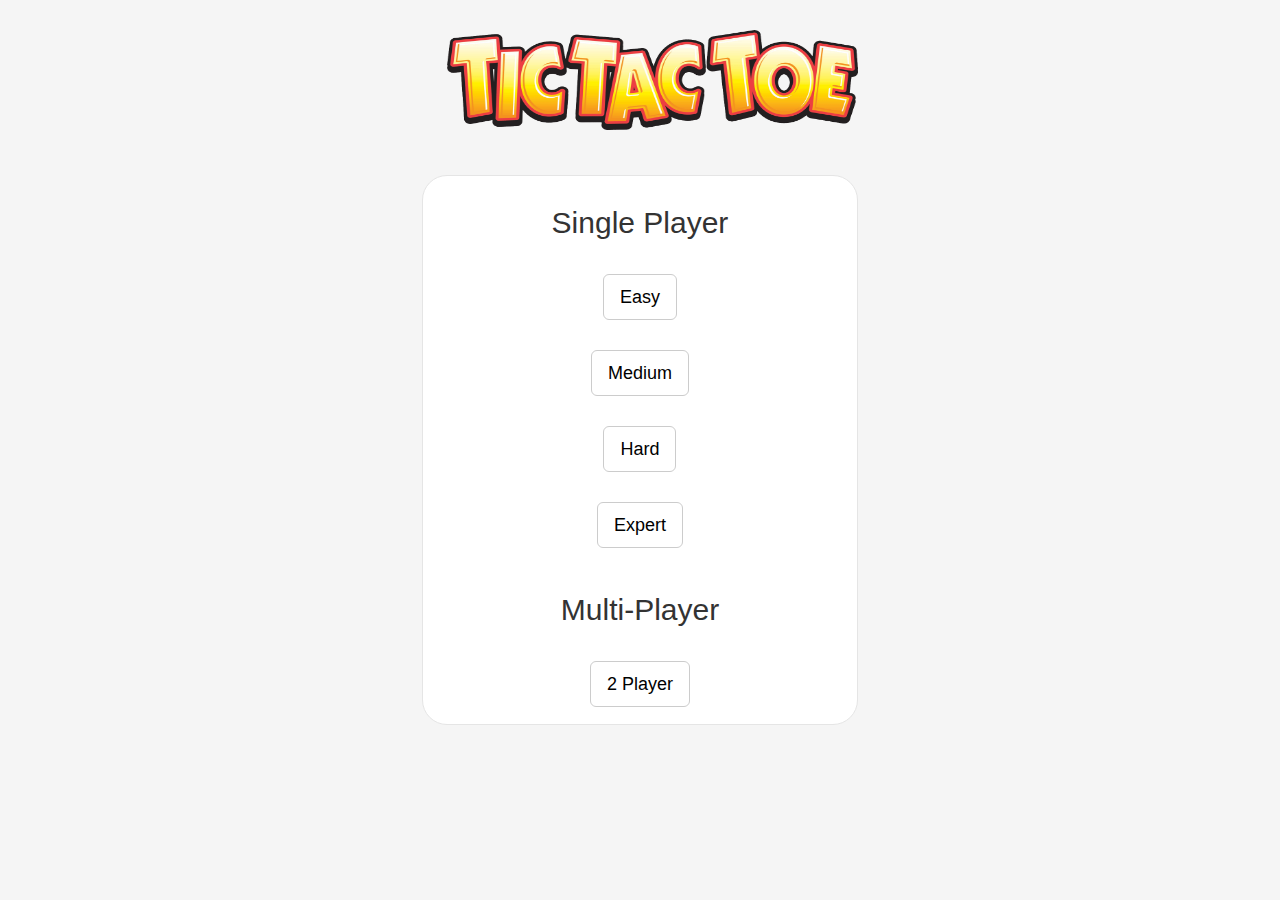
<file: index.html>
<!doctype html>

<html lang="en">
<head>
  <meta charset="utf-8">

  <title>Tic Tac Toe</title>
  <meta name="description" content="Tic Tac Toe Game">
  <meta name="Brandon Nelson">
  <link rel="stylesheet" href="https://maxcdn.bootstrapcdn.com/bootstrap/3.3.4/css/bootstrap.min.css">
  <link rel="icon" href="favicon.ico" type="image/x-icon"/>
  <script src="https://ajax.googleapis.com/ajax/libs/jquery/1.11.2/jquery.min.js"></script>
  <script src="sweetalert-master/dist/sweetalert.min.js"></script>
  
  <link rel="stylesheet" type="text/css" href="sweetalert-master/dist/sweetalert.css">
  <link rel="stylesheet" type="text/css" href="base.css">

  <!--[if lt IE 9]>
  <script src="http://html5shiv.googlecode.com/svn/trunk/html5.js"></script>
  <![endif]-->

</head>
<body>
	<div class="row">
		<div class="row col-xs-8 col-md-offset-4" style="height:150px;">
      <h1  style="padding:10px"> <img src="tictac.img" id="ticTacLogo" alt="tic tac toe image"> </h1>
    </div>
			<div class="row col-xs-4 col-md-offset-4 text-center" id="navBox">
				<h2 class="text-center" style="padding:10px">Single Player</h2>
				<a href="ticTacEasy.html" style="margin:15px;" class="btn btn-default btn-lg" role="button">Easy</a><br>
				<a href="ticTacMedium.html" style="margin:15px;" class="btn btn-default btn-lg" role="button">Medium</a><br>
				<a href="ticTacHard.html" style="margin:15px;" class="btn btn-default btn-lg" role="button">Hard</a><br>
        <a href="ticTacExpert.html" style="margin:15px;" class="btn btn-default btn-lg" role="button">Expert</a><br>
				<h2 class="text-center" style="padding:10px">Multi-Player</h2>
				<a href="ticTacSingle.html" style="margin:15px;" class="btn btn-default btn-lg" role="button">2 Player</a>
			</div>
	</div>


</body>
</html>
</file>
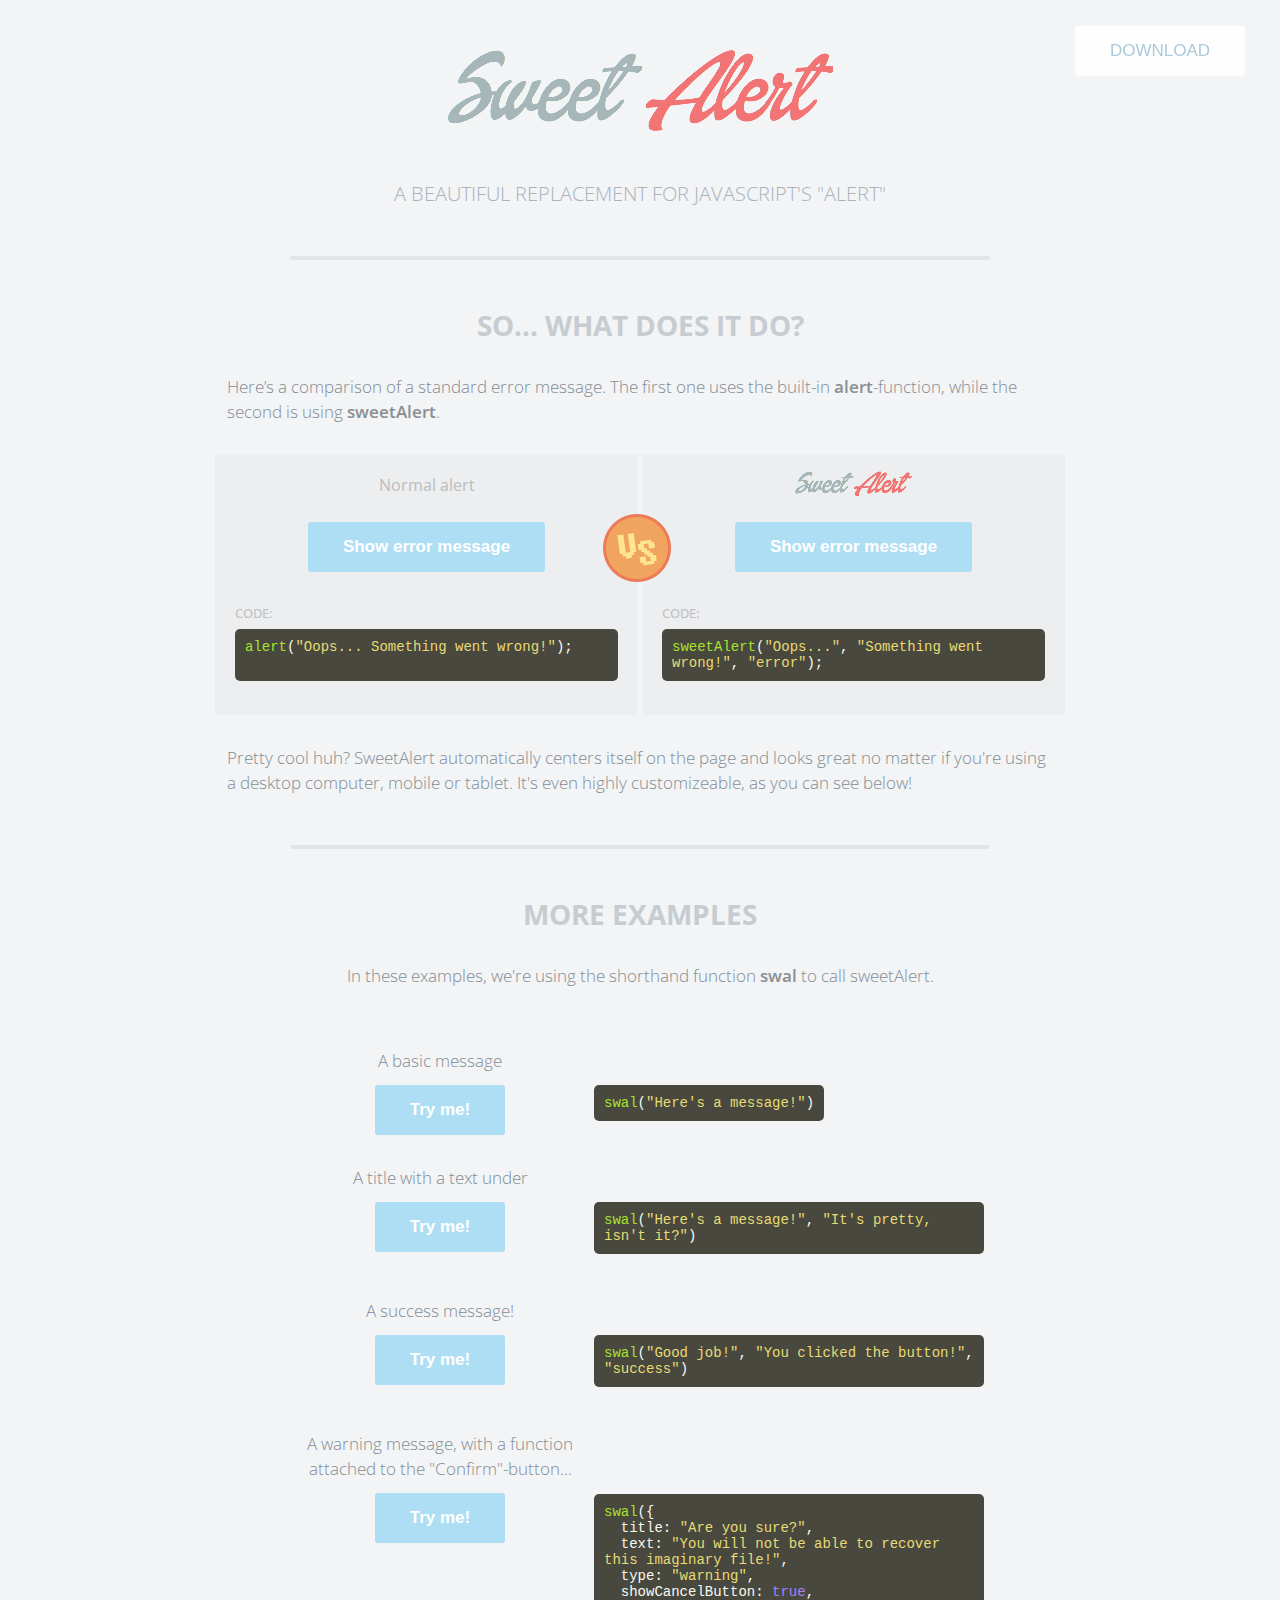
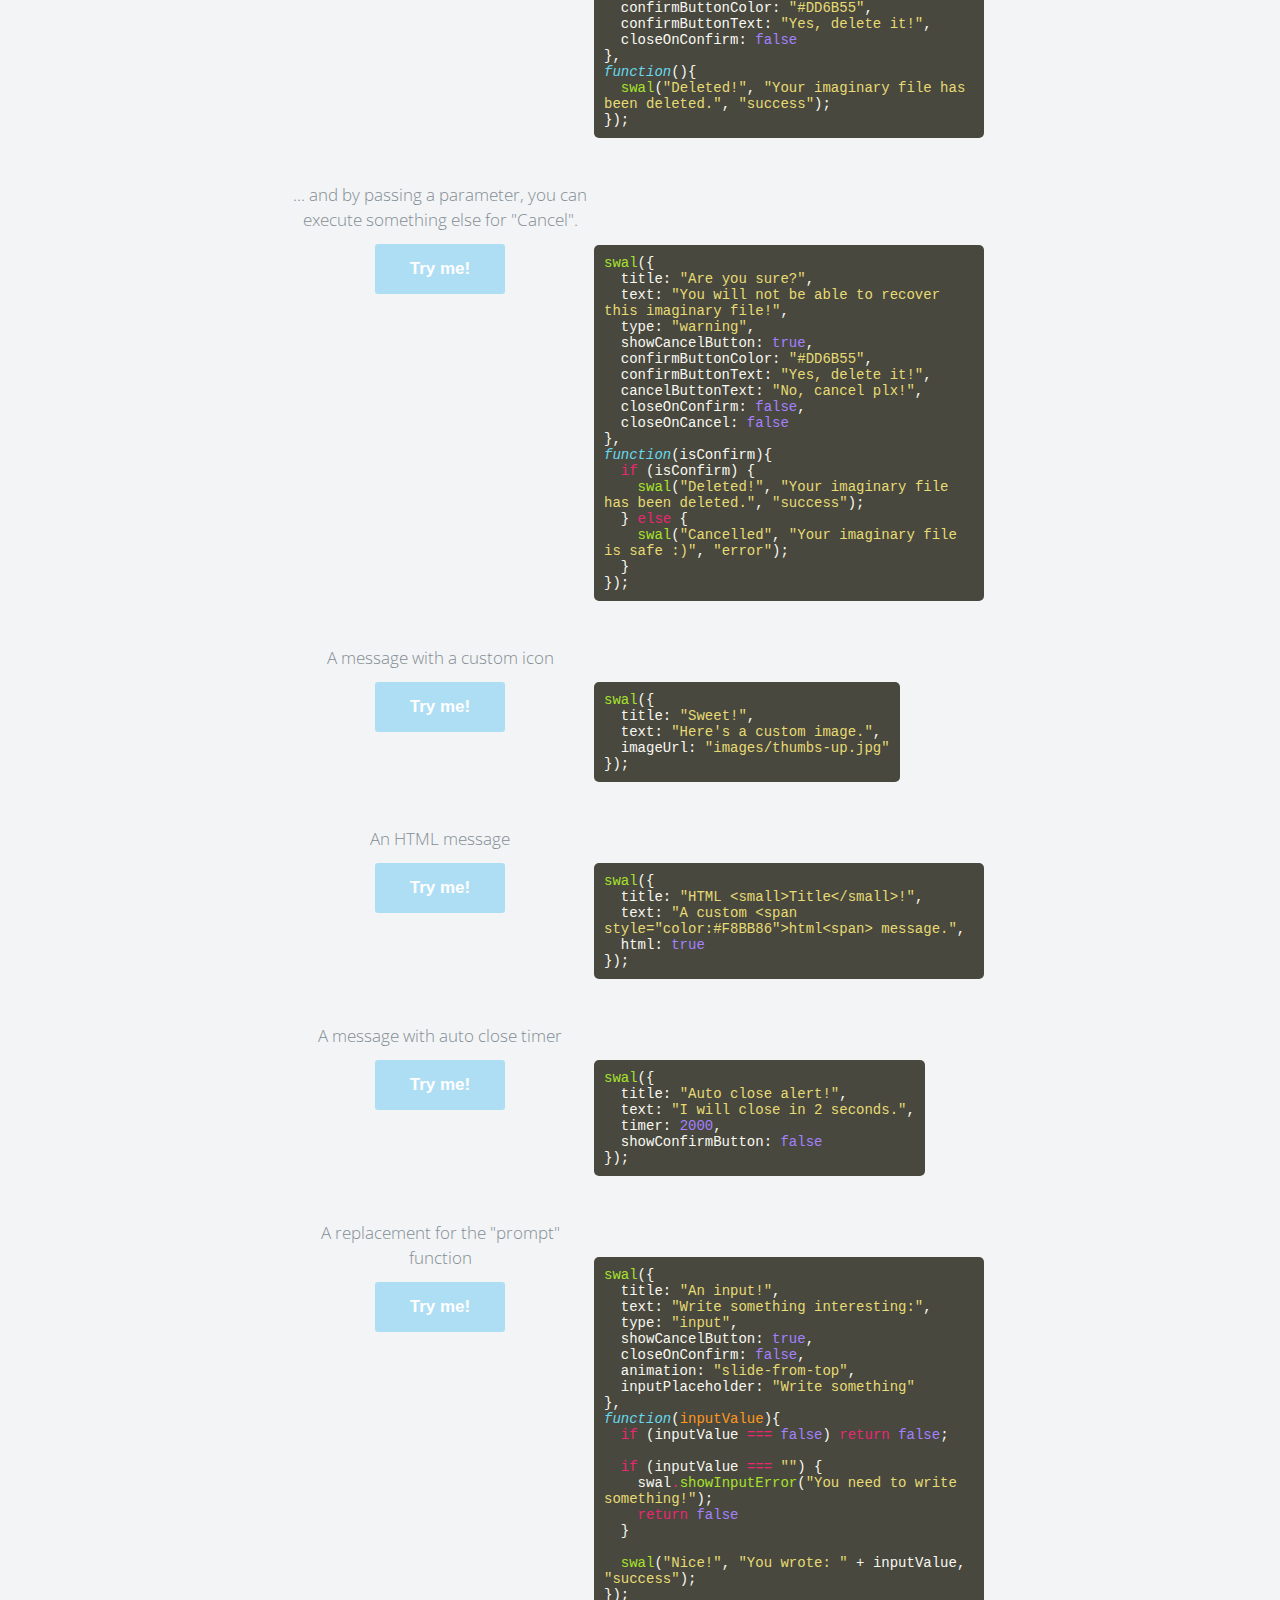
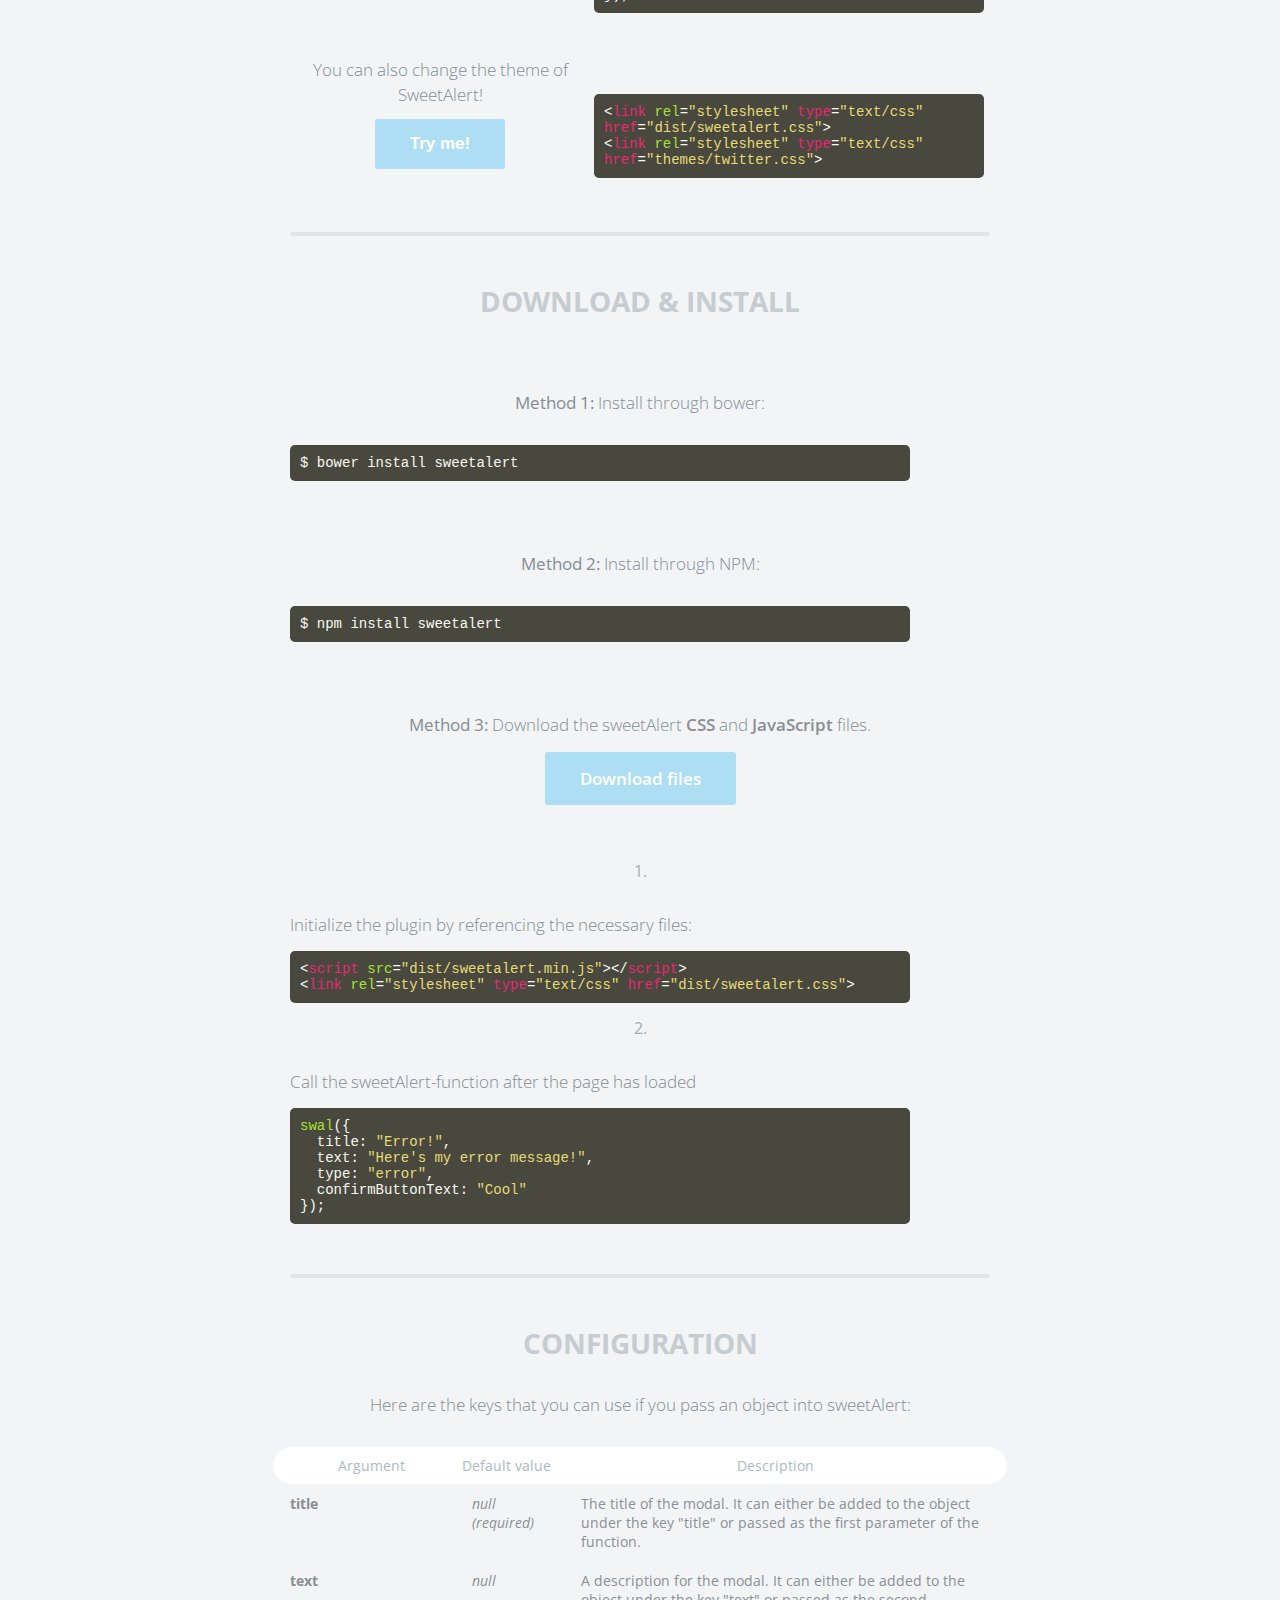
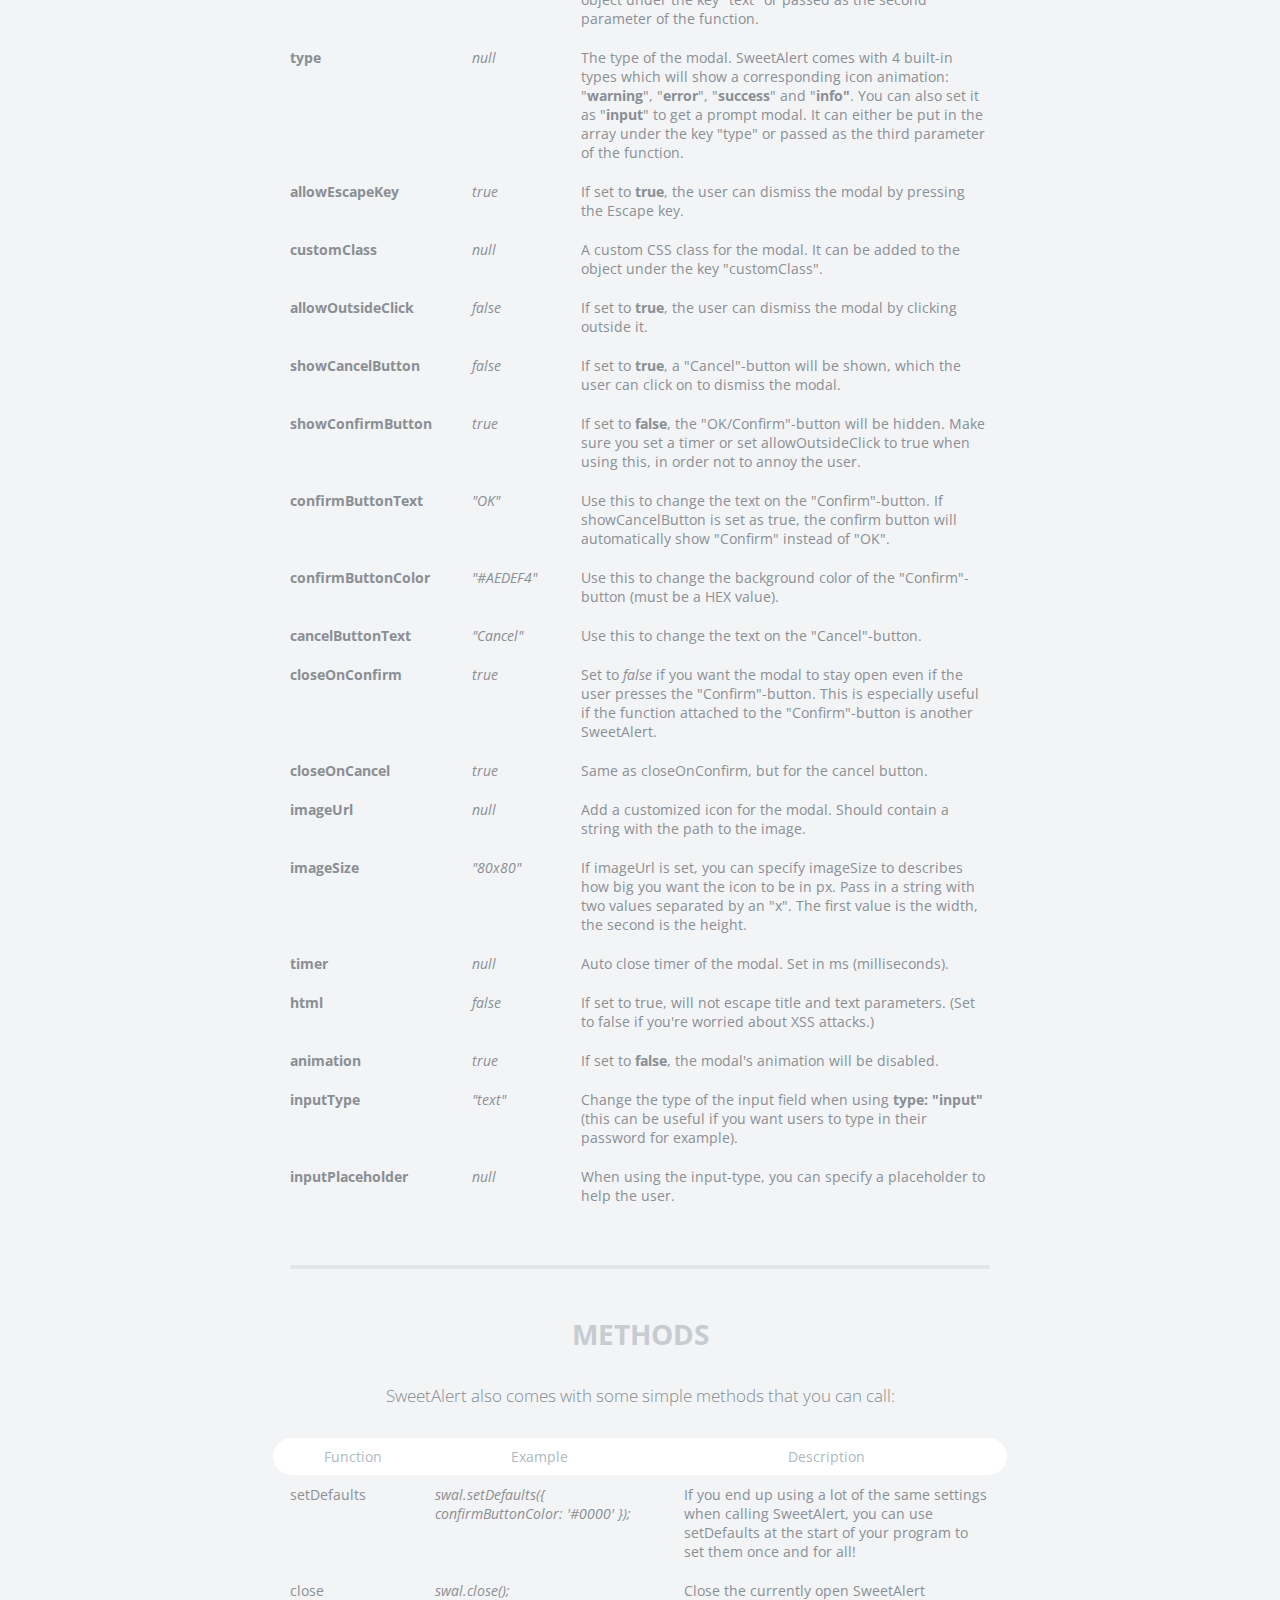
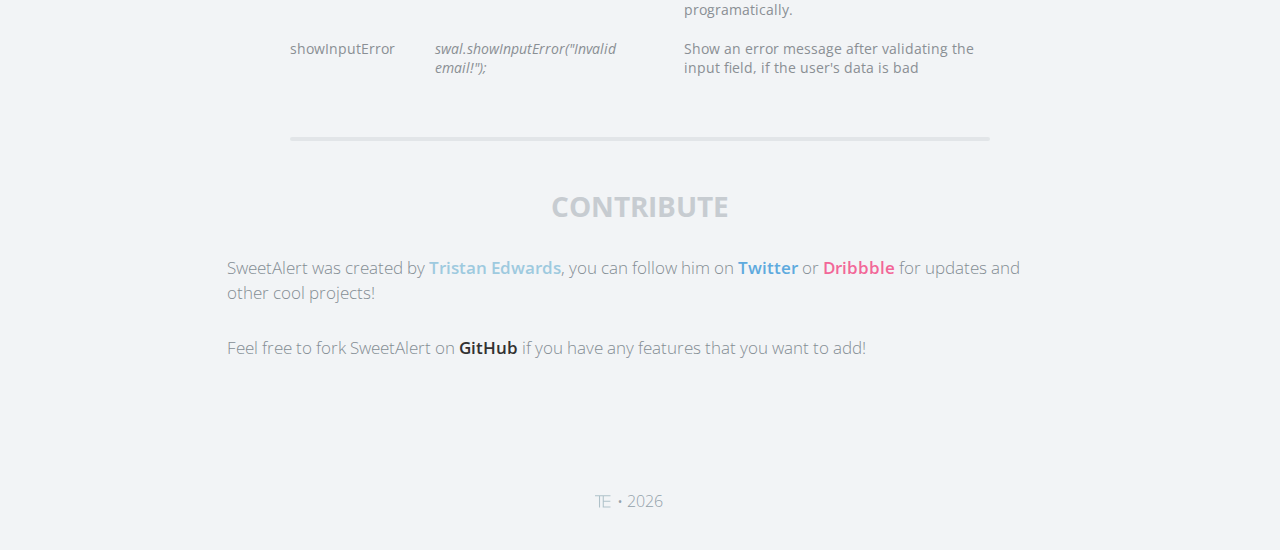
<file: sweetalert-master/index.html>
<!doctype html>

<html>

<head>
  <meta charset="utf-8">
  <meta name="viewport" content="width=device-width, initial-scale=1, maximum-scale=1, user-scalable=0" />
  <title>SweetAlert</title>
  
  <link rel="stylesheet" href="example/example.css">
  <script src="https://code.jquery.com/jquery-2.1.3.min.js"></script>

  <!-- This is what you need -->
  <script src="dist/sweetalert.min.js"></script>
  <link rel="stylesheet" href="dist/sweetalert.css">
  <!--.......................-->

</head>

<body>

<h1>Sweet Alert</h1>
<h2>A beautiful replacement for JavaScript's "Alert"</h2>
<button class="download">Download</button>

<!-- What does it do? -->
<h3>So... What does it do?</h3>
<p>Here’s a comparison of a standard error message. The first one uses the built-in <strong>alert</strong>-function, while the second is using <strong>sweetAlert</strong>.</p>

<div class="showcase normal">
	<h4>Normal alert</h4>
	<button>Show error message</button>

	<h5>Code:</h5>
	<pre><span class="attr">alert</span>(<span class="str">"Oops... Something went wrong!"</span>);

	</pre>

	<div class="vs-icon"></div>
</div>

<div class="showcase sweet">
	<h4>Sweet Alert</h4>
	<button>Show error message</button>

	<h5>Code:</h5>
	<pre><span class="attr">sweetAlert</span>(<span class="str">"Oops..."</span>, <span class="str">"Something went wrong!"</span>, <span class="str">"error"</span>);</pre>
</div>

<p>Pretty cool huh? SweetAlert automatically centers itself on the page and looks great no matter if you're using a desktop computer, mobile or tablet. It's even highly customizeable, as you can see below!</p>


<!-- Examples -->
<h3>More examples</h3>

<p class="center">In these examples, we're using the shorthand function <strong>swal</strong> to call sweetAlert.</p>

<ul class="examples">

	<li class="message">
		<div class="ui">
			<p>A basic message</p>
			<button>Try me!</button>
		</div>
		<pre><span class="attr">swal</span>(<span class="str">"Here's a message!"</span>)</pre>
	</li>

	<li class="title-text">
		<div class="ui">
			<p>A title with a text under</p>
			<button>Try me!</button>
		</div>
		<pre><span class="attr">swal</span>(<span class="str">"Here's a message!"</span>, <span class="str">"It's pretty, isn't it?"</span>)</pre>
	</li>

	<li class="success">
		<div class="ui">
			<p>A success message!</p>
			<button>Try me!</button>
		</div>
		<pre><span class="attr">swal</span>(<span class="str">"Good job!"</span>, <span class="str">"You clicked the button!"</span>, <span class="str">"success"</span>)</pre>
	</li>

	<li class="warning confirm">
		<div class="ui">
			<p>A warning message, with a function attached to the "Confirm"-button...</p>
			<button>Try me!</button>
		</div>
		<pre><span class="attr">swal</span>({
&nbsp;&nbsp;title: <span class="str">"Are you sure?"</span>,
&nbsp;&nbsp;text: <span class="str">"You will not be able to recover this imaginary file!"</span>,
&nbsp;&nbsp;type: <span class="str">"warning"</span>,
&nbsp;&nbsp;showCancelButton: <span class="val">true</span>,
&nbsp;&nbsp;confirmButtonColor: <span class="str">"#DD6B55"</span>,
&nbsp;&nbsp;confirmButtonText: <span class="str">"Yes, delete it!"</span>,
&nbsp;&nbsp;closeOnConfirm: <span class="val">false</span>
},
<span class="func"><i>function</i></span>(){
&nbsp;&nbsp;<span class="attr">swal</span>(<span class="str">"Deleted!"</span>, <span class="str">"Your imaginary file has been deleted."</span>, <span class="str">"success"</span>);
});</pre>
	</li>

	<li class="warning cancel">
		<div class="ui">
			<p>... and by passing a parameter, you can execute something else for "Cancel".</p>
			<button>Try me!</button>
		</div>
		<pre><span class="attr">swal</span>({
&nbsp;&nbsp;title: <span class="str">"Are you sure?"</span>,
&nbsp;&nbsp;text: <span class="str">"You will not be able to recover this imaginary file!"</span>,
&nbsp;&nbsp;type: <span class="str">"warning"</span>,
&nbsp;&nbsp;showCancelButton: <span class="val">true</span>,
&nbsp;&nbsp;confirmButtonColor: <span class="str">"#DD6B55"</span>,
&nbsp;&nbsp;confirmButtonText: <span class="str">"Yes, delete it!"</span>,
&nbsp;&nbsp;cancelButtonText: <span class="str">"No, cancel plx!"</span>,
&nbsp;&nbsp;closeOnConfirm: <span class="val">false</span>,
&nbsp;&nbsp;closeOnCancel: <span class="val">false</span>
},
<span class="func"><i>function</i></span>(isConfirm){
&nbsp;&nbsp;<span class="tag">if</span> (isConfirm) {
&nbsp;&nbsp;&nbsp;&nbsp;<span class="attr">swal</span>(<span class="str">"Deleted!"</span>, <span class="str">"Your imaginary file has been deleted."</span>, <span class="str">"success"</span>);
&nbsp;&nbsp;} <span class="tag">else</span> {
	&nbsp;&nbsp;&nbsp;&nbsp;<span class="attr">swal</span>(<span class="str">"Cancelled"</span>, <span class="str">"Your imaginary file is safe :)"</span>, <span class="str">"error"</span>);
&nbsp;&nbsp;}
});</pre>
	</li>

	<li class="custom-icon">
		<div class="ui">
			<p>A message with a custom icon</p>
			<button>Try me!</button>
		</div>
		<pre><span class="attr">swal</span>({
&nbsp;&nbsp;title: <span class="str">"Sweet!"</span>,
&nbsp;&nbsp;text: <span class="str">"Here's a custom image."</span>,
&nbsp;&nbsp;imageUrl: <span class="str">"images/thumbs-up.jpg"</span>
});</pre>
	</li>

	<li class="message-html">
		<div class="ui">
			<p>An HTML message</p>
			<button>Try me!</button>
		</div>
		<pre><span class="attr">swal</span>({
&nbsp;&nbsp;title: <span class="str">"HTML &lt;small&gt;Title&lt;/small&gt;!"</span>,
&nbsp;&nbsp;text: <span class="str">"A custom &lt;span style="color:#F8BB86"&gt;html&lt;span&gt; message."</span>,
&nbsp;&nbsp;html: <span class="val">true</span>
});</pre>
	</li>

	<li class="timer">
		<div class="ui">
			<p>A message with auto close timer</p>
			<button>Try me!</button>
		</div>
		<pre><span class="attr">swal</span>({
&nbsp;&nbsp;title: <span class="str">"Auto close alert!"</span>,
&nbsp;&nbsp;text: <span class="str">"I will close in 2 seconds."</span>,
&nbsp;&nbsp;timer: <span class="val">2000</span>,
&nbsp;&nbsp;showConfirmButton: <span class="val">false</span>
});</pre>
	</li>

	<li class="input">
		<div class="ui">
			<p>A replacement for the "prompt" function</p>
			<button>Try me!</button>
		</div>
		<pre><span class="attr">swal</span>({
&nbsp;&nbsp;title: <span class="str">"An input!"</span>,
&nbsp;&nbsp;text: <span class="str">"Write something interesting:"</span>,
&nbsp;&nbsp;type: <span class="str">"input"</span>,
&nbsp;&nbsp;showCancelButton: <span class="val">true</span>,
&nbsp;&nbsp;closeOnConfirm: <span class="val">false</span>,
&nbsp;&nbsp;animation: <span class="str">"slide-from-top"</span>,
&nbsp;&nbsp;inputPlaceholder: <span class="str">"Write something"</span>
},
<span class="func"><i>function</i></span>(<span class="arg">inputValue</span>){
&nbsp;&nbsp;<span class="tag">if</span> (inputValue <span class="tag">===</span> <span class="val">false</span>) <span class="tag">return</span> <span class="val">false</span>;
&nbsp;&nbsp;
&nbsp;&nbsp;<span class="tag">if</span> (inputValue <span class="tag">===</span> <span class="str">""</span>) {
&nbsp;&nbsp;&nbsp;&nbsp;swal<span class="tag">.</span><span class="attr">showInputError</span>(<span class="str">"You need to write something!"</span>);
&nbsp;&nbsp;&nbsp;&nbsp;<span class="tag">return</span> <span class="val">false</span>
&nbsp;&nbsp;}
&nbsp;&nbsp;
&nbsp;&nbsp;<span class="attr">swal</span>(<span class="str">"Nice!"</span>, <span class="str">"You wrote: "</span> + inputValue, <span class="str">"success"</span>);
});</pre>
	</li>

	<li class="theme">
		<div class="ui">
			<p>You can also change the theme of SweetAlert!</p>
			<button>Try me!</button>
		</div>
		<pre>&lt;<span class="tag">link</span> <span class="attr">rel</span>=<span class="str">"stylesheet"</span> <span class="tag">type</span>=<span class="str">"text/css"</span> <span class="tag">href</span>=<span class="str">"dist/sweetalert.css"</span>&gt;
			&lt;<span class="tag">link</span> <span class="attr">rel</span>=<span class="str">"stylesheet"</span> <span class="tag">type</span>=<span class="str">"text/css"</span> <span class="tag">href</span>=<span class="str">"themes/twitter.css"</span>&gt;</pre>
	</li>

</ul>


<!-- Download & Install -->
<h3 id="download-section">Download & install</h3>

<div class="center-container">
	<p class="center"><b>Method 1:</b> Install through bower:</p>
	<pre class="center">$ bower install sweetalert</pre>
</div>

<div class="center-container">
	<p class="center"><b>Method 2:</b> Install through NPM:</p>
	<pre class="center">$ npm install sweetalert</pre>
</div>

<p class="center"><b>Method 3:</b> Download the sweetAlert <strong>CSS</strong> and <strong>JavaScript</strong> files.</p>

<a class="button" href="https://github.com/t4t5/sweetalert/archive/master.zip" download>Download files</a>

<ol>
	<li>
		<p>Initialize the plugin by referencing the necessary files:</p>
		<pre>&lt;<span class="tag">script</span> <span class="attr">src</span>=<span class="str">"dist/sweetalert.min.js"</span>&gt;&lt;/<span class="tag">script</span>&gt;
&lt;<span class="tag">link</span> <span class="attr">rel</span>=<span class="str">"stylesheet"</span> <span class="tag">type</span>=<span class="str">"text/css"</span> <span class="tag">href</span>=<span class="str">"dist/sweetalert.css"</span>&gt;</pre>
	</li>

	<li>
		<p>Call the sweetAlert-function after the page has loaded</p>
		<pre><span class="attr">swal</span>({
&nbsp;&nbsp;title: <span class="str">"Error!"</span>,
&nbsp;&nbsp;text: <span class="str">"Here's my error message!"</span>,
&nbsp;&nbsp;type: <span class="str">"error"</span>,
&nbsp;&nbsp;confirmButtonText: <span class="str">"Cool"</span>
});
</pre>
	</li>
</ol>



<!-- Configuration -->
<h3>Configuration</h3>

<p class="center">Here are the keys that you can use if you pass an object into sweetAlert:</p>

<table>
	<tr class="titles">
		<th>
			<div class="border-left"></div>
			Argument
		</th>
		<th>Default value</th>
		<th>
			<div class="border-right"></div>
			Description
		</th>
	</tr>
	<tr>
		<td><b>title</b></td>
		<td><i>null (required)</i></td>
		<td>The title of the modal. It can either be added to the object under the key "title" or passed as the first parameter of the function.</td>
	</tr>
	<tr>
		<td><b>text</b></td>
		<td><i>null</i></td>
		<td>A description for the modal. It can either be added to the object under the key "text" or passed as the second parameter of the function.</td>
	</tr>
	<tr>
		<td><b>type</b></td>
		<td><i>null</i></td>
		<td>The type of the modal. SweetAlert comes with 4 built-in types which will show a corresponding icon animation: "<strong>warning</strong>", "<strong>error</strong>", "<strong>success</strong>" and "<strong>info"</strong>. You can also set it as "<strong>input</strong>" to get a prompt modal. It can either be put in the array under the key "type" or passed as the third parameter of the function.</td>
	</tr>
    <tr>
      <td><b>allowEscapeKey</b></td>
      <td><i>true</i></td>
      <td>If set to <strong>true</strong>, the user can dismiss the modal by pressing the Escape key.</td>
    </tr>
	<tr>
		<td><b>customClass</b></td>
		<td><i>null</i></td>
		<td>A custom CSS class for the modal. It can be added to the object under the key "customClass".</td>
	</tr>
	<tr>
		<td><b>allowOutsideClick</b></td>
		<td><i>false</i></td>
		<td>If set to <strong>true</strong>, the user can dismiss the modal by clicking outside it.</td>
	</tr>
	<tr>
		<td><b>showCancelButton</b></td>
		<td><i>false</i></td>
		<td>If set to <strong>true</strong>, a "Cancel"-button will be shown, which the user can click on to dismiss the modal.</td>
	</tr>
	<tr>
		<td><b>showConfirmButton</b></td>
		<td><i>true</i></td>
		<td>If set to <strong>false</strong>, the "OK/Confirm"-button will be hidden. Make sure you set a timer or set allowOutsideClick to true when using this, in order not to annoy the user.</td>
	</tr>
	<tr>
		<td><b>confirmButtonText</b></td>
		<td><i>"OK"</i></td>
		<td>Use this to change the text on the "Confirm"-button. If showCancelButton is set as true, the confirm button will automatically show "Confirm" instead of "OK".</td>
	</tr>
	<tr>
		<td><b>confirmButtonColor</b></td>
		<td><i>"#AEDEF4"</i></td>
		<td>Use this to change the background color of the "Confirm"-button (must be a HEX value).</td>
	</tr>
	<tr>
		<td><b>cancelButtonText</b></td>
		<td><i>"Cancel"</i></td>
		<td>Use this to change the text on the "Cancel"-button.</td>
	</tr>
	<tr>
		<td><b>closeOnConfirm</b></td>
		<td><i>true</i></td>
		<td>Set to <i>false</i> if you want the modal to stay open even if the user presses the "Confirm"-button. This is especially useful if the function attached to the "Confirm"-button is another SweetAlert.</td>
	</tr>
	<tr>
		<td><b>closeOnCancel</b></td>
		<td><i>true</i></td>
		<td>Same as closeOnConfirm, but for the cancel button.</td>
	</tr>
	<tr>
		<td><b>imageUrl</b></td>
		<td><i>null</i></td>
		<td>Add a customized icon for the modal. Should contain a string with the path to the image.</td>
	</tr>
	<tr>
		<td><b>imageSize</b></td>
		<td><i>"80x80"</i></td>
		<td>If imageUrl is set, you can specify imageSize to describes how big you want the icon to be in px. Pass in a string with two values separated by an "x". The first value is the width, the second is the height.</td>
	</tr>
	<tr>
		<td><b>timer</b></td>
		<td><i>null</i></td>
		<td>Auto close timer of the modal. Set in ms (milliseconds).</td>
	</tr>
	<tr>
		<td><b>html</b></td>
		<td><i>false</i></td>
		<td>If set to true, will not escape title and text parameters. (Set to false if you're worried about XSS attacks.)</td>
	</tr>
	<tr>
		<td><b>animation</b></td>
		<td><i>true</i></td>
		<td>If set to <strong>false</strong>, the modal's animation will be disabled.</td>
	</tr>
	<tr>
		<td><b>inputType</b></td>
		<td><i>"text"</i></td>
		<td>Change the type of the input field when using <strong>type: "input"</strong> (this can be useful if you want users to type in their password for example).</td>
	</tr>
	<tr>
		<td><b>inputPlaceholder</b></td>
		<td><i>null</i></td>
		<td>When using the input-type, you can specify a placeholder to help the user.</td>
	</tr>
</table>


<!-- Methods -->
<h3>Methods</h3>

<p class="center">SweetAlert also comes with some simple methods that you can call:</p>

<table>
	<tr class="titles">
		<th>
			<div class="border-left"></div>
			Function
		</th>
		<th>Example</th>
		<th>
			<div class="border-right"></div>
			Description
		</th>
	</tr>
	<tr>
		<td>setDefaults</td>
		<td><i>swal.setDefaults({ confirmButtonColor: '#0000' });</i></td>
		<td>If you end up using a lot of the same settings when calling SweetAlert, you can use setDefaults at the start of your program to set them once and for all!</td>
	</tr>
	<tr>
		<td>close</td>
		<td><i>swal.close();</i></td>
		<td>Close the currently open SweetAlert programatically.</td>
	</tr>
	<tr>
		<td>showInputError</td>
		<td><i>swal.showInputError("Invalid email!");</i></td>
		<td>Show an error message after validating the input field, if the user's data is bad</td>
	</tr>
</table>



<!-- Contribute -->
<h3>Contribute</h3>
<p>SweetAlert was created by <a href="http://tristanedwards.me" target="_blank">Tristan Edwards</a>, you can follow him on <a href="https://twitter.com/t4t5" target="_blank" class="twitter">Twitter</a> or <a href="https://dribbble.com/tristanedwards" target="_blank" class="dribbble">Dribbble</a> for updates and other cool projects!</p>
<p>Feel free to fork SweetAlert on <a href="https://github.com/t4t5/sweetalert" class="github">GitHub</a> if you have any features that you want to add!</p>


<footer>
	<span class="te-logo">TE</span> • <script>document.write(new Date().getFullYear())</script>
</footer>


<script>

document.querySelector('button.download').onclick = function(){
	$("html, body").animate({ scrollTop: $("#download-section").offset().top }, 1000);
};

document.querySelector('.showcase.normal button').onclick = function(){
	alert("Oops... Something went wrong!");
};

document.querySelector('.showcase.sweet button').onclick = function(){
	swal("Oops...", "Something went wrong!", "error");
};

document.querySelector('ul.examples li.message button').onclick = function(){
	swal("Here's a message!");
};

document.querySelector('ul.examples li.timer button').onclick = function(){
	swal({
		title: "Auto close alert!",
		text: "I will close in 2 seconds.",
		timer: 2000,
		showConfirmButton: false
	});
};

document.querySelector('ul.examples li.title-text button').onclick = function(){
	swal("Here's a message!", "It's pretty, isn't it?");
};

document.querySelector('ul.examples li.success button').onclick = function(){
	swal("Good job!", "You clicked the button!", "success");
};

document.querySelector('ul.examples li.warning.confirm button').onclick = function(){
	swal({
		title: "Are you sure?",
		text: "You will not be able to recover this imaginary file!",
		type: "warning",
		showCancelButton: true,
		confirmButtonColor: '#DD6B55',
		confirmButtonText: 'Yes, delete it!',
		closeOnConfirm: false
	},
	function(){
		swal("Deleted!", "Your imaginary file has been deleted!", "success");
	});
};

document.querySelector('ul.examples li.warning.cancel button').onclick = function(){
	swal({
		title: "Are you sure?",
		text: "You will not be able to recover this imaginary file!",
		type: "warning",
		showCancelButton: true,
		confirmButtonColor: '#DD6B55',
		confirmButtonText: 'Yes, delete it!',
		cancelButtonText: "No, cancel plx!",
		closeOnConfirm: false,
		closeOnCancel: false
	},
	function(isConfirm){
    if (isConfirm){
      swal("Deleted!", "Your imaginary file has been deleted!", "success");
    } else {
      swal("Cancelled", "Your imaginary file is safe :)", "error");
    }
	});
};

document.querySelector('ul.examples li.custom-icon button').onclick = function(){
	swal({
		title: "Sweet!",
		text: "Here's a custom image.",
		imageUrl: 'example/images/thumbs-up.jpg'
	});
};

document.querySelector('ul.examples li.message-html button').onclick = function(){
	swal({
		title: "HTML <small>Title</small>!",
		text: 'A custom <span style="color:#F8BB86">html<span> message.',
		html: true
	});
};

document.querySelector('ul.examples li.input button').onclick = function(){
	swal({
		title: "An input!",
		text: 'Write something interesting:',
		type: 'input',
		showCancelButton: true,
		closeOnConfirm: false,
		animation: "slide-from-top",
		inputPlaceholder: "Write something"
	}, 
	function(inputValue){
		if (inputValue === false) return false;

		if (inputValue === "") {
			swal.showInputError("You need to write something!");
			return false;
		}
		
		swal("Nice!", 'You wrote: ' + inputValue, "success");
		
	});
};

document.querySelector('ul.examples li.theme button').onclick = function() {
	swal({
		title: "Themes!",
		text: "Here's the Twitter theme for SweetAlert!",
		confirmButtonText: "Cool!",
		customClass: 'twitter'
	});
};

</script>



</body>

</html>
</file>
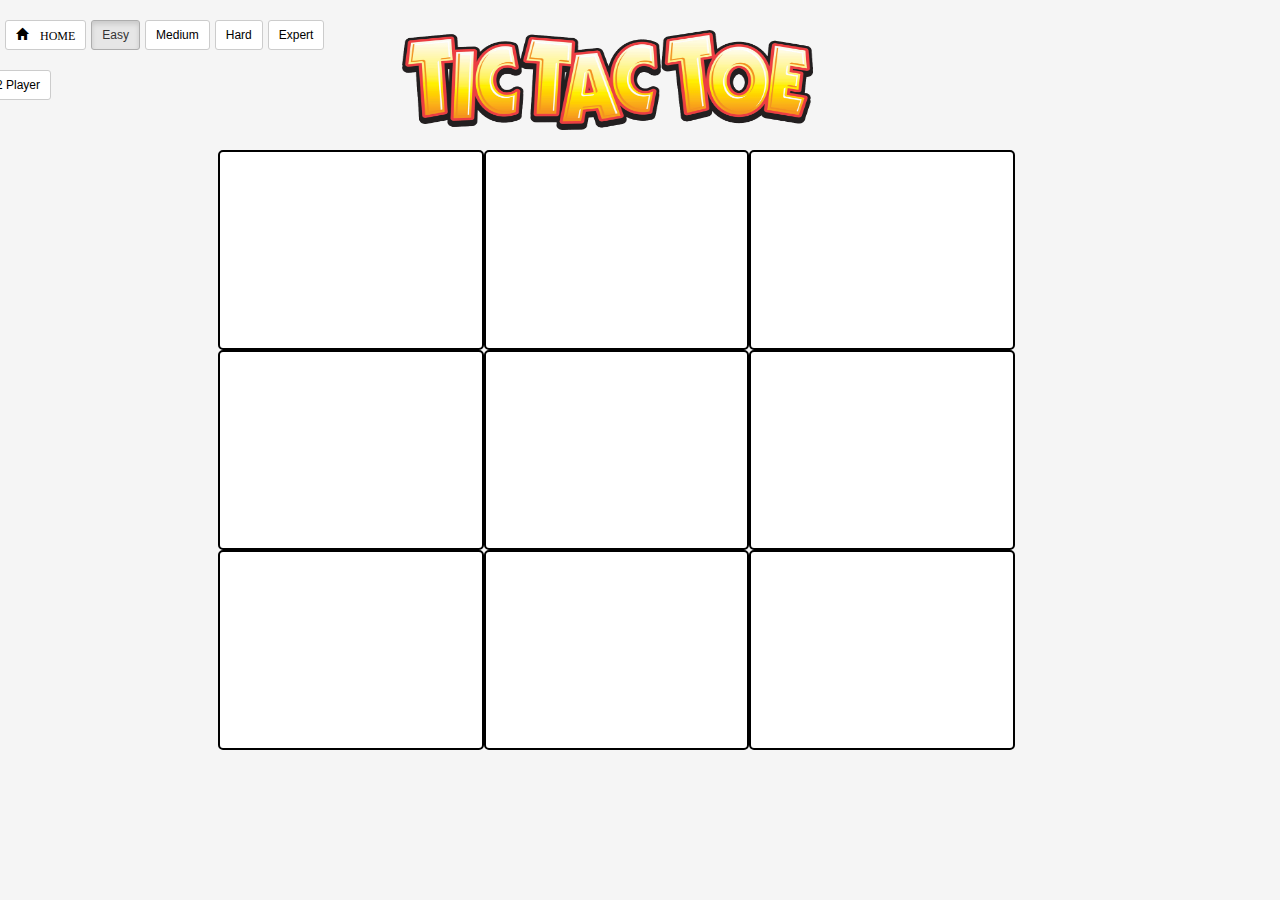
<file: ticTacEasy.html>
<!doctype html>

<html lang="en">
<head>
  <meta charset="utf-8">

  <title>Easy Tic Tac Toe</title>
  <meta name="description" content="Tic Tac Toe Game">
  <meta name="Brandon Nelson">
  <link rel="stylesheet" href="https://maxcdn.bootstrapcdn.com/bootstrap/3.3.4/css/bootstrap.min.css">
  <link rel="icon" href="favicon.ico" type="image/x-icon"/>
  <script src="https://ajax.googleapis.com/ajax/libs/jquery/1.11.2/jquery.min.js"></script>
  <script src="sweetalert-master/dist/sweetalert.min.js"></script>

  <link rel="stylesheet" type="text/css" href="sweetalert-master/dist/sweetalert.css">
  <link rel="stylesheet" type="text/css" href="base.css">

  <!--[if lt IE 9]>
  <script src="http://html5shiv.googlecode.com/svn/trunk/html5.js"></script>
  <![endif]-->

</head>
<body>
	
	<div class="row">
		<div class="row col-xs-4" style="height:150px;">
			<a href="index.html" style="margin:20px 5px 0 20px; float:left;" class="btn btn-default btn-sm" role="button"><span class="glyphicon glyphicon-home" aria-hidden="true"> HOME</a>
			<a href="ticTacEasy.html" style="margin:20px 5px 0 0; float:left;" class="btn btn-default btn-sm active" role="button">Easy</a>
			<a href="ticTacMedium.html" style="margin:20px 5px 0 0; float:left;" class="btn btn-default btn-sm" role="button">Medium</a>
			<a href="ticTacHard.html" style="margin:20px 5px 0 0; float:left;" class="btn btn-default btn-sm" role="button">Hard</a>
			<a href="ticTacExpert.html" style="margin:20px 5px 0 0; float:left;" class="btn btn-default btn-sm" role="button">Expert</a>
			<a href="ticTacSingle.html" style="margin:20px 5px 0 0; float:left;" class="btn btn-default btn-sm" role="button">2 Player</a>
		</div>
		<div class="row col-xs-8" style="height:150px;">
			<h1  style="padding:10px"> <img src="tictac.img" id="ticTacLogo" alt="tic tac toe image"> </h1>
		</div>
			<div class="row col-xs-10 col-md-offset-2" style="height:200px;">
				<a href="#" id="zero" class="col-xs-3 aBox" style="border: 2px solid black; height:100%"><div id="showZero" class="box text-center" style="height:100%"></div></a>
				<a href="#" id="one" class="col-xs-3 aBox" style="border: 2px solid black; height:100%"><div id="showOne" class="box text-center" style="height:100%"></div></a>
				<a href="#" id="two" class="col-xs-3 aBox" style="border: 2px solid black; height:100%;"><div id="showTwo" class="box text-center" style="height:100%"></div></a>
			</div>
			<div class="row col-xs-10 col-md-offset-2" style="height:200px">
				<a href="#" id="three" class="col-xs-3 aBox" style="border: 2px solid black; height:100%"><div id="showThree" class="box text-center" style="height:100%"></div></a>
				<a href="#" id="four" class="col-xs-3 aBox" style="border: 2px solid black; height:100%"><div id="showFour" class="box text-center" style="height:100%"></div></a>
				<a href="#" id="five" class="col-xs-3 aBox" style="border: 2px solid black; height:100%;"><div id="showFive" class="box text-center" style="height:100%"></div></a>
			</div>
			<div class="row col-xs-10 col-md-offset-2" style="height:200px">
				<a href="#" id="six" class="col-xs-3 aBox" style="border: 2px solid black; height:100%"><div id="showSix" class="box text-center" style="height:100%"></div></a>
				<a href="#" id="seven" class="col-xs-3 aBox" style="border: 2px solid black; height:100%"><div id="showSeven" class="box text-center" style="height:100%"></div></a>
				<a href="#" id="eight" class="col-xs-3 aBox" style="border: 2px solid black; height:100%;"><div id="showEight" class="box text-center" style="height:100%"></div></a>
			</div>
	</div>

<script type="text/javascript">

function checkWinner(boxes){

	var winner = "";

	if(boxes[0] == "X" && boxes[1] == "X" && boxes[2] == "X"){
		winner = "You Win!";
	}else if(boxes[0] == "X" && boxes[3] == "X" && boxes[6] == "X") {
		winner = "You Win!";
	}else if(boxes[0] == "X" && boxes[4] == "X" && boxes[8] == "X") {
		winner = "You Win!";
	}else if(boxes[1] == "X" && boxes[4] == "X" && boxes[7] == "X") {
		winner = "You Win!";
	}else if(boxes[2] == "X" && boxes[5] == "X" && boxes[8] == "X") {
		winner = "You Win!";
	}else if(boxes[2] == "X" && boxes[4] == "X" && boxes[6] == "X") {
		winner = "You Win!";
	}else if(boxes[3] == "X" && boxes[4] == "X" && boxes[5] == "X") {
		winner = "You Win!";
	}else if(boxes[6] == "X" && boxes[7] == "X" && boxes[8] == "X") {
		winner = "You Win!";
	}else if(boxes[0] == "O" && boxes[1] == "O" && boxes[2] == "O"){
		winner = "Computer beat you, better luck next time!";
	}else if(boxes[0] == "O" && boxes[3] == "O" && boxes[6] == "O") {
		winner = "Computer beat you, better luck next time!";
	}else if(boxes[0] == "O" && boxes[4] == "O" && boxes[8] == "O") {
		winner = "Computer beat you, better luck next time!";
	}else if(boxes[1] == "O" && boxes[4] == "O" && boxes[7] == "O") {
		winner = "Computer beat you, better luck next time!";
	}else if(boxes[2] == "O" && boxes[5] == "O" && boxes[8] == "O") {
		winner = "Computer beat you, better luck next time!";
	}else if(boxes[2] == "O" && boxes[4] == "O" && boxes[6] == "O") {
		winner = "Computer beat you, better luck next time!";
	}else if(boxes[3] == "O" && boxes[4] == "O" && boxes[5] == "O") {
		winner = "Computer beat you, better luck next time!";
	}else if(boxes[6] == "O" && boxes[7] == "O" && boxes[8] == "O") {
		winner = "Computer beat you, better luck next time!";
	}else if(boxes[0] != "" && boxes[1] != "" && boxes[2] != "" && boxes[3] != "" && boxes[4] != "" && boxes[5] != "" && boxes[6] != "" && boxes[7] != "" && boxes[8]){
		winner = "Tie Game, Try Again!"
	}

	return winner;

}

function alertReset(winner){

	console.log("In alert reset");

	sweetAlert({
  	title: winner, 
  	text: "click to play again"
	}, function(){
  	boxes = ["","","","","","","","",""];
	$(".box").show().empty().html("");
	$(".aBox").prop("disabled", false);;
});
}

  	$(document).ready(function() {

  		x = '<img style="margin-bottom:12%;" src="x.img" alt="x logo" height="80%" width="80%">';
  		o = '<img style="margin-bottom:12%;" src="o.img" alt="x logo" height="80%" width="80%">';

  		letter = "X";

  		boxes = ["","","","","","","","",""];

  		$(".box").hide();

  		$(document).on("click", "#zero", function(){
  			
	  		$("#showZero").show().empty().html(x);
	  		$("#zero").prop("disabled", true);

	  		boxes[0] = "X";

	  		if(boxes[8] == ""){
	  			$("#showEight").show().empty().html(o);
	  			boxes[8] = "O";
	  		}else if(boxes[2] == ""){
	  			$("#showTwo").show().empty().html(o);
	  			boxes[2] = "O";
	  		}else if(boxes[6] == ""){
	  			$("#showSix").show().empty().html(o);
	  			boxes[6] = "O";
	  		}else if(boxes[3] == ""){
	  			$("#showThree").show().empty().html(o);
	  			boxes[3] = "O";
	  		}else if(boxes[5] == ""){
	  			$("#showFive").show().empty().html(o);
	  			boxes[5] = "O";
	  		}else if(boxes[1] == ""){
	  			$("#showOne").show().empty().html(o);
	  			boxes[1] = "O";
	  		}else if(boxes[4] == ""){
	  			$("#showFour").show().empty().html(o);
	  			boxes[4] = "O";
	  		}else if(boxes[7] == ""){
	  			$("#showSeven").show().empty().html(o);
	  			boxes[7] = "O";
	  		}

	  		var winner = checkWinner(boxes);
	  		if(winner != ""){
		  		alertReset(winner);
		  	}

		});

		$(document).on("click", "#one", function(){

			$("#showOne").show().empty().html(x);
			$("#one").prop("disabled", true);

			boxes[1] = "X";

			console.log(boxes);

	  		if(boxes[0] == ""){
	  			$("#showZero").show().empty().html(o);
	  			boxes[0] = "O";
	  		}else if(boxes[2] == ""){
	  			$("#showTwo").show().empty().html(o);
	  			boxes[2] = "O";
	  		}else if(boxes[4] == ""){
	  			$("#showFour").show().empty().html(o);
	  			boxes[4] = "O";
	  		}else if(boxes[7] == ""){
	  			$("#showSeven").show().empty().html(o);
	  			boxes[7] = "O";
	  		}else if(boxes[6] == ""){
	  			$("#showSix").show().empty().html(o);
	  			boxes[6] = "O";
	  		}else if(boxes[8] == ""){
	  			$("#showEight").show().empty().html(o);
	  			boxes[8] = "O";
	  		}else if(boxes[3] == ""){
	  			$("#showThree").show().empty().html(o);
	  			boxes[3] = "O";
	  		}else if(boxes[5] == ""){
	  			$("#showFive").show().empty().html(o);
	  			boxes[5] = "O";
	  		}

	  		var winner = checkWinner(boxes);
	  		if(winner != ""){
		  		alertReset(winner);
		  	}
		});

		$(document).on("click", "#two", function(){

			$("#showTwo").show().empty().html(x);
			$("#two").prop("disabled", true);

			boxes[2] = "X";

			console.log(boxes);

	  		if(boxes[6] == ""){
	  			$("#showSix").show().empty().html(o);
	  			boxes[6] = "O";
	  		}else if(boxes[0] == ""){
	  			$("#showZero").show().empty().html(o);
	  			boxes[0] = "O";
	  		}else if(boxes[8] == ""){
	  			$("#showEight").show().empty().html(o);
	  			boxes[8] = "O";
	  		}else if(boxes[1] == ""){
	  			$("#showOne").show().empty().html(o);
	  			boxes[1] = "O";
	  		}else if(boxes[5] == ""){
	  			$("#showFive").show().empty().html(o);
	  			boxes[5] = "O";
	  		}else if(boxes[4] == ""){
	  			$("#showFour").show().empty().html(o);
	  			boxes[4] = "O";
	  		}else if(boxes[3] == ""){
	  			$("#showThree").show().empty().html(o);
	  			boxes[3] = "O";
	  		}else if(boxes[7] == ""){
	  			$("#showSeven").show().empty().html(o);
	  			boxes[7] = "O";
	  		}

	  		var winner = checkWinner(boxes);
	  		if(winner != ""){
		  		alertReset(winner);
		  	}
		});

		$(document).on("click", "#three", function(){

			$("#showThree").show().empty().html(x);
			$("#three").prop("disabled", true);

			boxes[3] = "X";

			console.log(boxes);

	  		if(boxes[6] == ""){
	  			$("#showSix").show().empty().html(o);
	  			boxes[6] = "O";
	  		}else if(boxes[0] == ""){
	  			$("#showZero").show().empty().html(o);
	  			boxes[0] = "O";
	  		}else if(boxes[4] == ""){
	  			$("#showFour").show().empty().html(o);
	  			boxes[4] = "O";
	  		}else if(boxes[5] == ""){
	  			$("#showFive").show().empty().html(o);
	  			boxes[5] = "O";
	  		}else if(boxes[8] == ""){
	  			$("#showEight").show().empty().html(o);
	  			boxes[8] = "O";
	  		}else if(boxes[2] == ""){
	  			$("#showTwo").show().empty().html(o);
	  			boxes[2] = "O";
	  		}else if(boxes[1] == ""){
	  			$("#showOne").show().empty().html(o);
	  			boxes[1] = "O";
	  		}else if(boxes[7] == ""){
	  			$("#showSeven").show().empty().html(o);
	  			boxes[7] = "O";
	  		}

	  		var winner = checkWinner(boxes);
	  		if(winner != ""){
		  		alertReset(winner);
		  	}
		});

		$(document).on("click", "#four", function(){

			$("#showFour").show().empty().html(x);
			$("#four").prop("disabled", true);

			boxes[4] = "X";

			console.log(boxes);

	  		if(boxes[3] == ""){
	  			$("#showThree").show().empty().html(o);
	  			boxes[3] = "O";
	  		}else if(boxes[5] == ""){
	  			$("#showFive").show().empty().html(o);
	  			boxes[5] = "O";
	  		}else if(boxes[1] == ""){
	  			$("#showOne").show().empty().html(o);
	  			boxes[1] = "O";
	  		}else if(boxes[7] == ""){
	  			$("#showSeven").show().empty().html(o);
	  			boxes[7] = "O";
	  		}else if(boxes[0] == ""){
	  			$("#showZero").show().empty().html(o);
	  			boxes[0] = "O";
	  		}else if(boxes[2] == ""){
	  			$("#showTwo").show().empty().html(o);
	  			boxes[2] = "O";
	  		}else if(boxes[6] == ""){
	  			$("#showSix").show().empty().html(o);
	  			boxes[6] = "O";
	  		}else if(boxes[8] == ""){
	  			$("#showEight").show().empty().html(o);
	  			boxes[8] = "O";
	  		}

	  		var winner = checkWinner(boxes);
	  		if(winner != ""){
		  		alertReset(winner);
		  	}
		});

		$(document).on("click", "#five", function(){

			$("#showFive").show().empty().html(x);
			$("#five").prop("disabled", true);

			boxes[5] = "X";

			console.log(boxes);

	  		if(boxes[2] == ""){
	  			$("#showTwo").show().empty().html(o);
	  			boxes[2] = "O";
	  		}else if(boxes[8] == ""){
	  			$("#showEight").show().empty().html(o);
	  			boxes[8] = "O";
	  		}else if(boxes[4] == ""){
	  			$("#showFour").show().empty().html(o);
	  			boxes[4] = "O";
	  		}else if(boxes[3] == ""){
	  			$("#showThree").show().empty().html(o);
	  			boxes[3] = "O";
	  		}else if(boxes[4] == ""){
	  			$("#showFour").show().empty().html(o);
	  			boxes[4] = "O";
	  		}else if(boxes[6] == ""){
	  			$("#showSix").show().empty().html(o);
	  			boxes[6] = "O";
	  		}else if(boxes[1] == ""){
	  			$("#showOne").show().empty().html(o);
	  			boxes[1] = "O";
	  		}else if(boxes[7] == ""){
	  			$("#showSeven").show().empty().html(o);
	  			boxes[7] = "O";
	  		}

	  		var winner = checkWinner(boxes);
	  		if(winner != ""){
		  		alertReset(winner);
		  	}
		});

		$(document).on("click", "#six", function(){

			$("#showSix").show().empty().html(x);
			$("#six").prop("disabled", true);

			boxes[6] = "X";

			console.log(boxes);

	  		if(boxes[2] == ""){
	  			$("#showTwo").show().empty().html(o);
	  			boxes[2] = "O";
	  		}else if(boxes[0] == ""){
	  			$("#showZero").show().empty().html(o);
	  			boxes[0] = "O";
	  		}else if(boxes[8] == ""){
	  			$("#showEight").show().empty().html(o);
	  			boxes[8] = "O";
	  		}else if(boxes[4] == ""){
	  			$("#showFour").show().empty().html(o);
	  			boxes[4] = "O";
	  		}else if(boxes[3] == ""){
	  			$("#showThree").show().empty().html(o);
	  			boxes[3] = "O";
	  		}else if(boxes[7] == ""){
	  			$("#showSeven").show().empty().html(o);
	  			boxes[7] = "O";
	  		}else if(boxes[1] == ""){
	  			$("#showOne").show().empty().html(o);
	  			boxes[1] = "O";
	  		}else if(boxes[5] == ""){
	  			$("#showFive").show().empty().html(o);
	  			boxes[5] = "O";
	  		}

	  		var winner = checkWinner(boxes);
	  		if(winner != ""){
		  		alertReset(winner);
		  	}
		});

		$(document).on("click", "#seven", function(){

			$("#showSeven").show().empty().html(x);
			$("#seven").prop("disabled", true);

			boxes[7] = "X";

			console.log(boxes);

	  		if(boxes[6] == ""){
	  			$("#showSix").show().empty().html(o);
	  			boxes[6] = "O";
	  		}else if(boxes[8] == ""){
	  			$("#showEight").show().empty().html(o);
	  			boxes[8] = "O";
	  		}else if(boxes[4] == ""){
	  			$("#showFour").show().empty().html(o);
	  			boxes[4] = "O";
	  		}else if(boxes[1] == ""){
	  			$("#showOne").show().empty().html(o);
	  			boxes[1] = "O";
	  		}else if(boxes[0] == ""){
	  			$("#showZero").show().empty().html(o);
	  			boxes[0] = "O";
	  		}else if(boxes[2] == ""){
	  			$("#showTwo").show().empty().html(o);
	  			boxes[2] = "O";
	  		}else if(boxes[3] == ""){
	  			$("#showThree").show().empty().html(o);
	  			boxes[3] = "O";
	  		}else if(boxes[5] == ""){
	  			$("#showFive").show().empty().html(o);
	  			boxes[5] = "O";
	  		}

	  		var winner = checkWinner(boxes);
	  		if(winner != ""){
		  		alertReset(winner);
		  	}
		});

		$(document).on("click", "#eight", function(){

			$("#showEight").show().empty().html(x);
			$("#eight").prop("disabled", true);

			boxes[8] = "X";

			console.log(boxes);

	  		if(boxes[0] == ""){
	  			$("#showZero").show().empty().html(o);
	  			boxes[0] = "O";
	  		}else if(boxes[2] == ""){
	  			$("#showTwo").show().empty().html(o);
	  			boxes[2] = "O";
	  		}else if(boxes[6] == ""){
	  			$("#showSix").show().empty().html(o);
	  			boxes[6] = "O";
	  		}else if(boxes[4] == ""){
	  			$("#showFour").show().empty().html(o);
	  			boxes[4] = "O";
	  		}else if(boxes[5] == ""){
	  			$("#showFive").show().empty().html(o);
	  			boxes[5] = "O";
	  		}else if(boxes[7] == ""){
	  			$("#showSeven").show().empty().html(o);
	  			boxes[7] = "O";
	  		}else if(boxes[3] == ""){
	  			$("#showThree").show().empty().html(o);
	  			boxes[3] = "O";
	  		}else if(boxes[1] == ""){
	  			$("#showOne").show().empty().html(o);
	  			boxes[1] = "O";
	  		}

	  		var winner = checkWinner(boxes);
	  		if(winner != ""){
		  		alertReset(winner);
		  	}
		});
    	
	});

  </script>
  
</body>
</html>
</file>
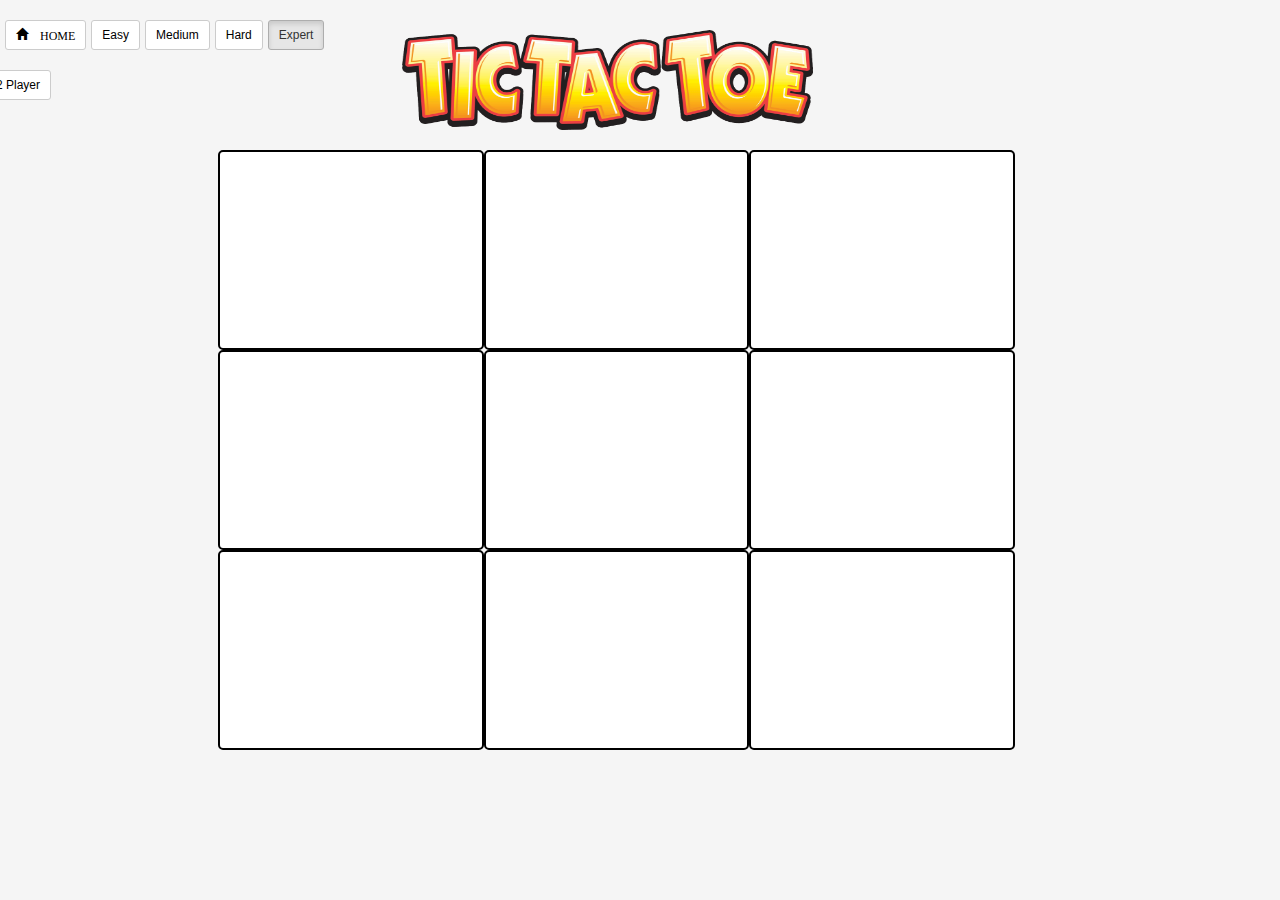
<file: ticTacExpert.html>
<!doctype html>

<html lang="en">
<head>
  <meta charset="utf-8">

  <title>Expert Tic Tac Toe</title>
  <meta name="description" content="Tic Tac Toe Game">
  <meta name="Brandon Nelson">
  <link rel="stylesheet" href="https://maxcdn.bootstrapcdn.com/bootstrap/3.3.4/css/bootstrap.min.css">
  <link rel="icon" href="favicon.ico" type="image/x-icon"/>
  <script src="https://ajax.googleapis.com/ajax/libs/jquery/1.11.2/jquery.min.js"></script>
  <script src="sweetalert-master/dist/sweetalert.min.js"></script>

  <link rel="stylesheet" type="text/css" href="sweetalert-master/dist/sweetalert.css">
  <link rel="stylesheet" type="text/css" href="base.css">

  <!--[if lt IE 9]>
  <script src="http://html5shiv.googlecode.com/svn/trunk/html5.js"></script>
  <![endif]-->
  
</head>
<body>
	<div class="row">
		<div class="row col-xs-4" style="height:150px;">
			<a href="index.html" style="margin:20px 5px 0 20px; float:left;" class="btn btn-default btn-sm" role="button"><span class="glyphicon glyphicon-home" aria-hidden="true"> HOME</a>
			<a href="ticTacEasy.html" style="margin:20px 5px 0 0; float:left;" class="btn btn-default btn-sm" role="button">Easy</a>
			<a href="ticTacMedium.html" style="margin:20px 5px 0 0; float:left;" class="btn btn-default btn-sm" role="button">Medium</a>
			<a href="ticTacHard.html" style="margin:20px 5px 0 0; float:left;" class="btn btn-default btn-sm" role="button">Hard</a>
			<a href="ticTacExpert.html" style="margin:20px 5px 0 0; float:left;" class="btn btn-default btn-sm active" role="button">Expert</a>
			<a href="ticTacSingle.html" style="margin:20px 5px 0 0; float:left;" class="btn btn-default btn-sm" role="button">2 Player</a>
		</div>
		<div class="row col-xs-8" style="height:150px;">
			<h1  style="padding:10px"> <img src="tictac.img" id="ticTacLogo" alt="tic tac toe image"> </h1>
		</div>
			<div class="row col-xs-10 col-md-offset-2" style="height:200px;">
				<a href="#" id="zero" class="col-xs-3 aBox" style="border: 2px solid black; height:100%"><div id="showZero" class="box text-center" style="height:100%"></div></a>
				<a href="#" id="one" class="col-xs-3 aBox" style="border: 2px solid black; height:100%"><div id="showOne" class="box text-center" style="height:100%"></div></a>
				<a href="#" id="two" class="col-xs-3 aBox" style="border: 2px solid black; height:100%;"><div id="showTwo" class="box text-center" style="height:100%"></div></a>
			</div>
			<div class="row col-xs-10 col-md-offset-2" style="height:200px">
				<a href="#" id="three" class="col-xs-3 aBox" style="border: 2px solid black; height:100%"><div id="showThree" class="box text-center" style="height:100%"></div></a>
				<a href="#" id="four" class="col-xs-3 aBox" style="border: 2px solid black; height:100%"><div id="showFour" class="box text-center" style="height:100%"></div></a>
				<a href="#" id="five" class="col-xs-3 aBox" style="border: 2px solid black; height:100%;"><div id="showFive" class="box text-center" style="height:100%"></div></a>
			</div>
			<div class="row col-xs-10 col-md-offset-2" style="height:200px">
				<a href="#" id="six" class="col-xs-3 aBox" style="border: 2px solid black; height:100%"><div id="showSix" class="box text-center" style="height:100%"></div></a>
				<a href="#" id="seven" class="col-xs-3 aBox" style="border: 2px solid black; height:100%"><div id="showSeven" class="box text-center" style="height:100%"></div></a>
				<a href="#" id="eight" class="col-xs-3 aBox" style="border: 2px solid black; height:100%;"><div id="showEight" class="box text-center" style="height:100%"></div></a>
			</div>
	</div>

<script type="text/javascript">

//this function will check if there is a winner or not, and who the winner is. 
function checkWinner(boxes){

	var winner = "";

	if(boxes[0] == "X" && boxes[1] == "X" && boxes[2] == "X"){
		winner = "You Win!";
	}else if(boxes[0] == "X" && boxes[3] == "X" && boxes[6] == "X") {
		winner = "You Win!";
	}else if(boxes[0] == "X" && boxes[4] == "X" && boxes[8] == "X") {
		winner = "You Win!";
	}else if(boxes[1] == "X" && boxes[4] == "X" && boxes[7] == "X") {
		winner = "You Win!";
	}else if(boxes[2] == "X" && boxes[5] == "X" && boxes[8] == "X") {
		winner = "You Win!";
	}else if(boxes[2] == "X" && boxes[4] == "X" && boxes[6] == "X") {
		winner = "You Win!";
	}else if(boxes[3] == "X" && boxes[4] == "X" && boxes[5] == "X") {
		winner = "You Win!";
	}else if(boxes[6] == "X" && boxes[7] == "X" && boxes[8] == "X") {
		winner = "You Win!";
	}else if(boxes[0] == "O" && boxes[1] == "O" && boxes[2] == "O"){
		winner = "Computer beat you, better luck next time!";
	}else if(boxes[0] == "O" && boxes[3] == "O" && boxes[6] == "O") {
		winner = "Computer beat you, better luck next time!";
	}else if(boxes[0] == "O" && boxes[4] == "O" && boxes[8] == "O") {
		winner = "Computer beat you, better luck next time!";
	}else if(boxes[1] == "O" && boxes[4] == "O" && boxes[7] == "O") {
		winner = "Computer beat you, better luck next time!";
	}else if(boxes[2] == "O" && boxes[5] == "O" && boxes[8] == "O") {
		winner = "Computer beat you, better luck next time!";
	}else if(boxes[2] == "O" && boxes[4] == "O" && boxes[6] == "O") {
		winner = "Computer beat you, better luck next time!";
	}else if(boxes[3] == "O" && boxes[4] == "O" && boxes[5] == "O") {
		winner = "Computer beat you, better luck next time!";
	}else if(boxes[6] == "O" && boxes[7] == "O" && boxes[8] == "O") {
		winner = "Computer beat you, better luck next time!";
	}else if(boxes[0] != "" && boxes[1] != "" && boxes[2] != "" && boxes[3] != "" && boxes[4] != "" && boxes[5] != "" && boxes[6] != "" && boxes[7] != "" && boxes[8]){
		winner = "Tie Game, Try Again!"
	}

	return winner;

}

//this function resets the game if someone has won. 
function alertReset(winner){

	sweetAlert({
  	title: winner, 
  	text: "click to play again"
	}, function(){
  	boxes = ["","","","","","","","",""];
	$(".box").show().empty().html("");
	$(".aBox").prop("disabled", false);;
});
}

  	$(document).ready(function() {

  		x = '<img style="margin-bottom:12%;" src="x.img" alt="x logo" height="80%" width="80%">';
  		o = '<img style="margin-bottom:12%;" src="o.img" alt="x logo" height="80%" width="80%">';

  		letter = "X";

  		boxes = ["","","","","","","","",""];

  		$(".box").hide();

  		$(document).on("click", "#zero", function(){
  			
	  		$("#showZero").show().empty().html(x);
	  		$("#zero").prop("disabled", true);

	  		boxes[0] = "X";

	  		if(boxes[0] == "O" && boxes[1] == "O" && boxes[2] == ""){
	  			$("#showTwo").show().empty().html(o);
	  			boxes[2] = "O";
	  		}
	  		else if(boxes[1] == "O" && boxes[0] == "O" && boxes[2] == ""){
	  			$("#showTwo").show().empty().html(o);
	  			boxes[2] = "O";
	  		}
	  		else if(boxes[0] == "O" && boxes[2] == "O" && boxes[1] == ""){
	  			$("#showOne").show().empty().html(o);
	  			boxes[1] = "O";
	  		}
	  		else if(boxes[2] == "O" && boxes[0] == "O" && boxes[1] == ""){
	  			$("#showOne").show().empty().html(o);
	  			boxes[1] = "O";
	  		}
	  		else if(boxes[0] == "O" && boxes[3] == "O" && boxes[6] == ""){
	  			$("#showSix").show().empty().html(o);
	  			boxes[6] = "O";
	  		}
	  		else if(boxes[3] == "O" && boxes[0] == "O" && boxes[6] == ""){
	  			$("#showSix").show().empty().html(o);
	  			boxes[6] = "O";
	  		}
	  		else if(boxes[0] == "O" && boxes[6] == "O" && boxes[3] == ""){
	  			$("#showThree").show().empty().html(o);
	  			boxes[3] = "O";
	  		}
	  		else if(boxes[6] == "O" && boxes[0] == "O" && boxes[3] == ""){
	  			$("#showThree").show().empty().html(o);
	  			boxes[3] = "O";
	  		}
	  		else if(boxes[0] == "O" && boxes[4] == "O" && boxes[8] == ""){
	  			$("#showEight").show().empty().html(o);
	  			boxes[8] = "O";
	  		}
	  		else if(boxes[4] == "O" && boxes[0] == "O" && boxes[8] == ""){
	  			$("#showEight").show().empty().html(o);
	  			boxes[8] = "O";
	  		}
	  		else if(boxes[0] == "O" && boxes[8] == "O" && boxes[4] == ""){
	  			$("#showFour").show().empty().html(o);
	  			boxes[4] = "O";
	  		}
	  		else if(boxes[8] == "O" && boxes[0] == "O" && boxes[4] == ""){
	  			$("#showFour").show().empty().html(o);
	  			boxes[4] = "O";
	  		}
	  		else if(boxes[1] == "O" && boxes[2] == "O" && boxes[0] == ""){
	  			$("#showZero").show().empty().html(o);
	  			boxes[0] = "O";
	  		}
	  		else if(boxes[2] == "O" && boxes[1] == "O" && boxes[0] == ""){
	  			$("#showZero").show().empty().html(o);
	  			boxes[0] = "O";
	  		}
	  		else if(boxes[1] == "O" && boxes[7] == "O" && boxes[4] == ""){
	  			$("#showFour").show().empty().html(o);
	  			boxes[4] = "O";
	  		}
	  		else if(boxes[7] == "O" && boxes[1] == "O" && boxes[4] == ""){
	  			$("#showFour").show().empty().html(o);
	  			boxes[4] = "O";
	  		}
	  		else if(boxes[1] == "O" && boxes[4] == "O" && boxes[7] == ""){
	  			$("#showSeven").show().empty().html(o);
	  			boxes[7] = "O";
	  		}
	  		else if(boxes[4] == "O" && boxes[1] == "O" && boxes[7] == ""){
	  			$("#showSeven").show().empty().html(o);
	  			boxes[7] = "O";
	  		}
	  		else if(boxes[2] == "O" && boxes[5] == "O" && boxes[8] == ""){
	  			$("#showEight").show().empty().html(o);
	  			boxes[8] = "O";
	  		}
	  		else if(boxes[5] == "O" && boxes[2] == "O" && boxes[8] == ""){
	  			$("#showEight").show().empty().html(o);
	  			boxes[8] = "O";
	  		}
	  		else if(boxes[2] == "O" && boxes[4] == "O" && boxes[6] == ""){
	  			$("#showSix").show().empty().html(o);
	  			boxes[6] = "O";
	  		}
	  		else if(boxes[4] == "O" && boxes[2] == "O" && boxes[6] == ""){
	  			$("#showSix").show().empty().html(o);
	  			boxes[6] = "O";
	  		}
	  		else if(boxes[2] == "O" && boxes[8] == "O" && boxes[5] == ""){
	  			$("#showFive").show().empty().html(o);
	  			boxes[5] = "O";
	  		}
	  		else if(boxes[8] == "O" && boxes[2] == "O" && boxes[5] == ""){
	  			$("#showFive").show().empty().html(o);
	  			boxes[5] = "O";
	  		}
	  		else if(boxes[2] == "O" && boxes[6] == "O" && boxes[4] == ""){
	  			$("#showFour").show().empty().html(o);
	  			boxes[4] = "O";
	  		}
	  		else if(boxes[6] == "O" && boxes[2] == "O" && boxes[4] == ""){
	  			$("#showFour").show().empty().html(o);
	  			boxes[4] = "O";
	  		}
	  		else if(boxes[3] == "O" && boxes[6] == "O" && boxes[0] == ""){
	  			$("#showZero").show().empty().html(o);
	  			boxes[0] = "O";
	  		}
	  		else if(boxes[6] == "O" && boxes[3] == "O" && boxes[0] == ""){
	  			$("#showZero").show().empty().html(o);
	  			boxes[0] = "O";
	  		}
	  		else if(boxes[3] == "O" && boxes[4] == "O" && boxes[5] == ""){
	  			$("#showFive").show().empty().html(o);
	  			boxes[5] = "O";
	  		}
	  		else if(boxes[4] == "O" && boxes[3] == "O" && boxes[5] == ""){
	  			$("#showFive").show().empty().html(o);
	  			boxes[5] = "O";
	  		}
	  		else if(boxes[3] == "O" && boxes[5] == "O" && boxes[4] == ""){
	  			$("#showFour").show().empty().html(o);
	  			boxes[4] = "O";
	  		}
	  		else if(boxes[5] == "O" && boxes[3] == "O" && boxes[4] == ""){
	  			$("#showFour").show().empty().html(o);
	  			boxes[4] = "O";
	  		}
	  		else if(boxes[4] == "O" && boxes[6] == "O" && boxes[2] == ""){
	  			$("#showTwo").show().empty().html(o);
	  			boxes[2] = "O";
	  		}
	  		else if(boxes[6] == "O" && boxes[4] == "O" && boxes[2] == ""){
	  			$("#showTwo").show().empty().html(o);
	  			boxes[2] = "O";
	  		}
	  		else if(boxes[4] == "O" && boxes[7] == "O" && boxes[1] == ""){
	  			$("#showOne").show().empty().html(o);
	  			boxes[1] = "O";
	  		}
	  		else if(boxes[7] == "O" && boxes[4] == "O" && boxes[1] == ""){
	  			$("#showOne").show().empty().html(o);
	  			boxes[1] = "O";
	  		}
	  		else if(boxes[4] == "O" && boxes[8] == "O" && boxes[0] == ""){
	  			$("#showZero").show().empty().html(o);
	  			boxes[0] = "O";
	  		}
	  		else if(boxes[8] == "O" && boxes[4] == "O" && boxes[0] == ""){
	  			$("#showZero").show().empty().html(o);
	  			boxes[0] = "O";
	  		}
	  		else if(boxes[4] == "O" && boxes[5] == "O" && boxes[3] == ""){
	  			$("#showThree").show().empty().html(o);
	  			boxes[3] = "O";
	  		}
	  		else if(boxes[5] == "O" && boxes[4] == "O" && boxes[3] == ""){
	  			$("#showThree").show().empty().html(o);
	  			boxes[3] = "O";
	  		}
	  		else if(boxes[5] == "O" && boxes[8] == "O" && boxes[2] == ""){
	  			$("#showTwo").show().empty().html(o);
	  			boxes[2] = "O";
	  		}
	  		else if(boxes[8] == "O" && boxes[5] == "O" && boxes[2] == ""){
	  			$("#showTwo").show().empty().html(o);
	  			boxes[2] = "O";
	  		}
	  		else if(boxes[6] == "O" && boxes[7] == "O" && boxes[8] == ""){
	  			$("#showEight").show().empty().html(o);
	  			boxes[8] = "O";
	  		}
	  		else if(boxes[7] == "O" && boxes[6] == "O" && boxes[8] == ""){
	  			$("#showEight").show().empty().html(o);
	  			boxes[8] = "O";
	  		}
	  		else if(boxes[6] == "O" && boxes[8] == "O" && boxes[7] == ""){
	  			$("#showSeven").show().empty().html(o);
	  			boxes[7] = "O";
	  		}
	  		else if(boxes[8] == "O" && boxes[6] == "O" && boxes[7] == ""){
	  			$("#showSeven").show().empty().html(o);
	  			boxes[7] = "O";
	  		}
	  		else if(boxes[7] == "O" && boxes[8] == "O" && boxes[6] == ""){
	  			$("#showSix").show().empty().html(o);
	  			boxes[6] = "O";
	  		}
	  		else if(boxes[8] == "O" && boxes[7] == "O" && boxes[6] == ""){
	  			$("#showSix").show().empty().html(o);
	  			boxes[6] = "O";
	  		}
	  		else if(boxes[0] == "X" && boxes[1] == "X" && boxes[2] == ""){
	  			$("#showTwo").show().empty().html(o);
	  			boxes[2] = "O";
	  		}
	  		else if(boxes[1] == "X" && boxes[0] == "X" && boxes[2] == ""){
	  			$("#showTwo").show().empty().html(o);
	  			boxes[2] = "O";
	  		}
	  		else if(boxes[0] == "X" && boxes[2] == "X" && boxes[1] == ""){
	  			$("#showOne").show().empty().html(o);
	  			boxes[1] = "O";
	  		}
	  		else if(boxes[2] == "X" && boxes[0] == "X" && boxes[1] == ""){
	  			$("#showOne").show().empty().html(o);
	  			boxes[1] = "O";
	  		}
	  		else if(boxes[0] == "X" && boxes[3] == "X" && boxes[6] == ""){
	  			$("#showSix").show().empty().html(o);
	  			boxes[6] = "O";
	  		}
	  		else if(boxes[3] == "X" && boxes[0] == "X" && boxes[6] == ""){
	  			$("#showSix").show().empty().html(o);
	  			boxes[6] = "O";
	  		}
	  		else if(boxes[0] == "X" && boxes[6] == "X" && boxes[3] == ""){
	  			$("#showThree").show().empty().html(o);
	  			boxes[3] = "O";
	  		}
	  		else if(boxes[6] == "X" && boxes[0] == "X" && boxes[3] == ""){
	  			$("#showThree").show().empty().html(o);
	  			boxes[3] = "O";
	  		}
	  		else if(boxes[0] == "X" && boxes[4] == "X" && boxes[8] == ""){
	  			$("#showEight").show().empty().html(o);
	  			boxes[8] = "O";
	  		}
	  		else if(boxes[4] == "X" && boxes[0] == "X" && boxes[8] == ""){
	  			$("#showEight").show().empty().html(o);
	  			boxes[8] = "O";
	  		}
	  		else if(boxes[0] == "X" && boxes[8] == "X" && boxes[4] == ""){
	  			$("#showFour").show().empty().html(o);
	  			boxes[4] = "O";
	  		}
	  		else if(boxes[8] == "X" && boxes[0] == "X" && boxes[4] == ""){
	  			$("#showFour").show().empty().html(o);
	  			boxes[4] = "O";
	  		}
	  		else if(boxes[0] == "X" && boxes[8] == "X" && boxes[4] == "O" && boxes[1] == ""){
	  			$("#showThree").show().empty().html(o);
	  			boxes[3] = "O";
	  		}
	  		else if(boxes[8] == "X" && boxes[0] == "X" && boxes[4] == "O" && boxes[1] == ""){
	  			$("#showThree").show().empty().html(o);
	  			boxes[3] = "O";
	  		}
	  		else if(boxes[1] == "X" && boxes[2] == "X" && boxes[0] == ""){
	  			$("#showZero").show().empty().html(o);
	  			boxes[0] = "O";
	  		}
	  		else if(boxes[2] == "X" && boxes[1] == "X" && boxes[0] == ""){
	  			$("#showZero").show().empty().html(o);
	  			boxes[0] = "O";
	  		}
	  		else if(boxes[1] == "X" && boxes[7] == "X" && boxes[4] == ""){
	  			$("#showFour").show().empty().html(o);
	  			boxes[4] = "O";
	  		}
	  		else if(boxes[7] == "X" && boxes[1] == "X" && boxes[4] == ""){
	  			$("#showFour").show().empty().html(o);
	  			boxes[4] = "O";
	  		}
	  		else if(boxes[1] == "X" && boxes[4] == "X" && boxes[7] == ""){
	  			$("#showSeven").show().empty().html(o);
	  			boxes[7] = "O";
	  		}
	  		else if(boxes[4] == "X" && boxes[1] == "X" && boxes[7] == ""){
	  			$("#showSeven").show().empty().html(o);
	  			boxes[7] = "O";
	  		}
	  		else if(boxes[2] == "X" && boxes[5] == "X" && boxes[8] == ""){
	  			$("#showEight").show().empty().html(o);
	  			boxes[8] = "O";
	  		}
	  		else if(boxes[5] == "X" && boxes[2] == "X" && boxes[8] == ""){
	  			$("#showEight").show().empty().html(o);
	  			boxes[8] = "O";
	  		}
	  		else if(boxes[2] == "X" && boxes[4] == "X" && boxes[6] == ""){
	  			$("#showSix").show().empty().html(o);
	  			boxes[6] = "O";
	  		}
	  		else if(boxes[4] == "X" && boxes[2] == "X" && boxes[6] == ""){
	  			$("#showSix").show().empty().html(o);
	  			boxes[6] = "O";
	  		}
	  		else if(boxes[2] == "X" && boxes[8] == "X" && boxes[5] == ""){
	  			$("#showFive").show().empty().html(o);
	  			boxes[5] = "O";
	  		}
	  		else if(boxes[8] == "X" && boxes[2] == "X" && boxes[5] == ""){
	  			$("#showFive").show().empty().html(o);
	  			boxes[5] = "O";
	  		}
	  		else if(boxes[2] == "X" && boxes[6] == "X" && boxes[4] == ""){
	  			$("#showFour").show().empty().html(o);
	  			boxes[4] = "O";
	  		}
	  		else if(boxes[6] == "X" && boxes[2] == "X" && boxes[4] == ""){
	  			$("#showFour").show().empty().html(o);
	  			boxes[4] = "O";
	  		}
	  		else if(boxes[3] == "X" && boxes[6] == "X" && boxes[0] == ""){
	  			$("#showZero").show().empty().html(o);
	  			boxes[0] = "O";
	  		}
	  		else if(boxes[6] == "X" && boxes[3] == "X" && boxes[0] == ""){
	  			$("#showZero").show().empty().html(o);
	  			boxes[0] = "O";
	  		}
	  		else if(boxes[3] == "X" && boxes[4] == "X" && boxes[5] == ""){
	  			$("#showFive").show().empty().html(o);
	  			boxes[5] = "O";
	  		}
	  		else if(boxes[4] == "X" && boxes[3] == "X" && boxes[5] == ""){
	  			$("#showFive").show().empty().html(o);
	  			boxes[5] = "O";
	  		}
	  		else if(boxes[3] == "X" && boxes[5] == "X" && boxes[4] == ""){
	  			$("#showFour").show().empty().html(o);
	  			boxes[4] = "O";
	  		}
	  		else if(boxes[5] == "X" && boxes[3] == "X" && boxes[4] == ""){
	  			$("#showFour").show().empty().html(o);
	  			boxes[4] = "O";
	  		}
	  		else if(boxes[4] == "X" && boxes[6] == "X" && boxes[2] == ""){
	  			$("#showTwo").show().empty().html(o);
	  			boxes[2] = "O";
	  		}
	  		else if(boxes[6] == "X" && boxes[4] == "X" && boxes[2] == ""){
	  			$("#showTwo").show().empty().html(o);
	  			boxes[2] = "O";
	  		}
	  		else if(boxes[4] == "X" && boxes[7] == "X" && boxes[1] == ""){
	  			$("#showOne").show().empty().html(o);
	  			boxes[1] = "O";
	  		}
	  		else if(boxes[7] == "X" && boxes[4] == "X" && boxes[1] == ""){
	  			$("#showOne").show().empty().html(o);
	  			boxes[1] = "O";
	  		}
	  		else if(boxes[4] == "X" && boxes[8] == "X" && boxes[0] == ""){
	  			$("#showZero").show().empty().html(o);
	  			boxes[0] = "O";
	  		}
	  		else if(boxes[8] == "X" && boxes[4] == "X" && boxes[0] == ""){
	  			$("#showZero").show().empty().html(o);
	  			boxes[0] = "O";
	  		}
	  		else if(boxes[4] == "X" && boxes[5] == "X" && boxes[3] == ""){
	  			$("#showThree").show().empty().html(o);
	  			boxes[3] = "O";
	  		}
	  		else if(boxes[5] == "X" && boxes[4] == "X" && boxes[3] == ""){
	  			$("#showThree").show().empty().html(o);
	  			boxes[3] = "O";
	  		}
	  		else if(boxes[5] == "X" && boxes[8] == "X" && boxes[2] == ""){
	  			$("#showTwo").show().empty().html(o);
	  			boxes[2] = "O";
	  		}
	  		else if(boxes[8] == "X" && boxes[5] == "X" && boxes[2] == ""){
	  			$("#showTwo").show().empty().html(o);
	  			boxes[2] = "O";
	  		}
	  		else if(boxes[6] == "X" && boxes[7] == "X" && boxes[8] == ""){
	  			$("#showEight").show().empty().html(o);
	  			boxes[8] = "O";
	  		}
	  		else if(boxes[7] == "X" && boxes[6] == "X" && boxes[8] == ""){
	  			$("#showEight").show().empty().html(o);
	  			boxes[8] = "O";
	  		}
	  		else if(boxes[6] == "X" && boxes[8] == "X" && boxes[7] == ""){
	  			$("#showSeven").show().empty().html(o);
	  			boxes[7] = "O";
	  		}
	  		else if(boxes[8] == "X" && boxes[6] == "X" && boxes[7] == ""){
	  			$("#showSeven").show().empty().html(o);
	  			boxes[7] = "O";
	  		}
	  		else if(boxes[7] == "X" && boxes[8] == "X" && boxes[6] == ""){
	  			$("#showSix").show().empty().html(o);
	  			boxes[6] = "O";
	  		}
	  		else if(boxes[8] == "X" && boxes[7] == "X" && boxes[6] == ""){
	  			$("#showSix").show().empty().html(o);
	  			boxes[6] = "O";
	  		}
	  		else if(boxes[1] == "X" && boxes[3] == "X" && boxes[4] == ""){
	  			$("#showFour").show().empty().html(o);
	  			boxes[4] = "O";
	  		}
	  		else if(boxes[3] == "X" && boxes[1] == "X" && boxes[4] == ""){
	  			$("#showFour").show().empty().html(o);
	  			boxes[4] = "O";
	  		}
	  		else if(boxes[1] == "X" && boxes[5] == "X" && boxes[4] == ""){
	  			$("#showFour").show().empty().html(o);
	  			boxes[4] = "O";
	  		}
	  		else if(boxes[5] == "X" && boxes[1] == "X" && boxes[4] == ""){
	  			$("#showFour").show().empty().html(o);
	  			boxes[4] = "O";
	  		}
	  		else if(boxes[7] == "X" && boxes[3] == "X" && boxes[4] == ""){
	  			$("#showFour").show().empty().html(o);
	  			boxes[4] = "O";
	  		}
	  		else if(boxes[3] == "X" && boxes[7] == "X" && boxes[4] == ""){
	  			$("#showFour").show().empty().html(o);
	  			boxes[4] = "O";
	  		}
	  		else if(boxes[7] == "X" && boxes[5] == "X" && boxes[4] == ""){
	  			$("#showFour").show().empty().html(o);
	  			boxes[4] = "O";
	  		}
	  		else if(boxes[5] == "X" && boxes[7] == "X" && boxes[4] == ""){
	  			$("#showFour").show().empty().html(o);
	  			boxes[4] = "O";
	  		}
	  		else if(boxes[4] == ""){
	  			$("#showFour").show().empty().html(o);
	  			boxes[4] = "O";
	  		}
	  		else if(boxes[8] == ""){
	  			$("#showEight").show().empty().html(o);
	  			boxes[8] = "O";
	  		}else if(boxes[2] == ""){
	  			$("#showTwo").show().empty().html(o);
	  			boxes[2] = "O";
	  		}else if(boxes[6] == ""){
	  			$("#showSix").show().empty().html(o);
	  			boxes[6] = "O";
	  		}else if(boxes[3] == ""){
	  			$("#showThree").show().empty().html(o);
	  			boxes[3] = "O";
	  		}else if(boxes[5] == ""){
	  			$("#showFive").show().empty().html(o);
	  			boxes[5] = "O";
	  		}else if(boxes[1] == ""){
	  			$("#showOne").show().empty().html(o);
	  			boxes[1] = "O";
	  		}else if(boxes[7] == ""){
	  			$("#showSeven").show().empty().html(o);
	  			boxes[7] = "O";
	  		}

	  		var winner = checkWinner(boxes);
	  		if(winner != ""){
		  		alertReset(winner);
		  	}

		});

		$(document).on("click", "#one", function(){

			$("#showOne").show().empty().html(x);
			$("#one").prop("disabled", true);

			boxes[1] = "X";

			console.log(boxes);

	  		if(boxes[0] == "O" && boxes[1] == "O" && boxes[2] == ""){
	  			$("#showTwo").show().empty().html(o);
	  			boxes[2] = "O";
	  		}
	  		else if(boxes[1] == "O" && boxes[0] == "O" && boxes[2] == ""){
	  			$("#showTwo").show().empty().html(o);
	  			boxes[2] = "O";
	  		}
	  		else if(boxes[0] == "O" && boxes[2] == "O" && boxes[1] == ""){
	  			$("#showOne").show().empty().html(o);
	  			boxes[1] = "O";
	  		}
	  		else if(boxes[2] == "O" && boxes[0] == "O" && boxes[1] == ""){
	  			$("#showOne").show().empty().html(o);
	  			boxes[1] = "O";
	  		}
	  		else if(boxes[0] == "O" && boxes[3] == "O" && boxes[6] == ""){
	  			$("#showSix").show().empty().html(o);
	  			boxes[6] = "O";
	  		}
	  		else if(boxes[3] == "O" && boxes[0] == "O" && boxes[6] == ""){
	  			$("#showSix").show().empty().html(o);
	  			boxes[6] = "O";
	  		}
	  		else if(boxes[0] == "O" && boxes[6] == "O" && boxes[3] == ""){
	  			$("#showThree").show().empty().html(o);
	  			boxes[3] = "O";
	  		}
	  		else if(boxes[6] == "O" && boxes[0] == "O" && boxes[3] == ""){
	  			$("#showThree").show().empty().html(o);
	  			boxes[3] = "O";
	  		}
	  		else if(boxes[0] == "O" && boxes[4] == "O" && boxes[8] == ""){
	  			$("#showEight").show().empty().html(o);
	  			boxes[8] = "O";
	  		}
	  		else if(boxes[4] == "O" && boxes[0] == "O" && boxes[8] == ""){
	  			$("#showEight").show().empty().html(o);
	  			boxes[8] = "O";
	  		}
	  		else if(boxes[0] == "O" && boxes[8] == "O" && boxes[4] == ""){
	  			$("#showFour").show().empty().html(o);
	  			boxes[4] = "O";
	  		}
	  		else if(boxes[8] == "O" && boxes[0] == "O" && boxes[4] == ""){
	  			$("#showFour").show().empty().html(o);
	  			boxes[4] = "O";
	  		}
	  		else if(boxes[1] == "O" && boxes[2] == "O" && boxes[0] == ""){
	  			$("#showZero").show().empty().html(o);
	  			boxes[0] = "O";
	  		}
	  		else if(boxes[2] == "O" && boxes[1] == "O" && boxes[0] == ""){
	  			$("#showZero").show().empty().html(o);
	  			boxes[0] = "O";
	  		}
	  		else if(boxes[1] == "O" && boxes[7] == "O" && boxes[4] == ""){
	  			$("#showFour").show().empty().html(o);
	  			boxes[4] = "O";
	  		}
	  		else if(boxes[7] == "O" && boxes[1] == "O" && boxes[4] == ""){
	  			$("#showFour").show().empty().html(o);
	  			boxes[4] = "O";
	  		}
	  		else if(boxes[1] == "O" && boxes[4] == "O" && boxes[7] == ""){
	  			$("#showSeven").show().empty().html(o);
	  			boxes[7] = "O";
	  		}
	  		else if(boxes[4] == "O" && boxes[1] == "O" && boxes[7] == ""){
	  			$("#showSeven").show().empty().html(o);
	  			boxes[7] = "O";
	  		}
	  		else if(boxes[2] == "O" && boxes[5] == "O" && boxes[8] == ""){
	  			$("#showEight").show().empty().html(o);
	  			boxes[8] = "O";
	  		}
	  		else if(boxes[5] == "O" && boxes[2] == "O" && boxes[8] == ""){
	  			$("#showEight").show().empty().html(o);
	  			boxes[8] = "O";
	  		}
	  		else if(boxes[2] == "O" && boxes[4] == "O" && boxes[6] == ""){
	  			$("#showSix").show().empty().html(o);
	  			boxes[6] = "O";
	  		}
	  		else if(boxes[4] == "O" && boxes[2] == "O" && boxes[6] == ""){
	  			$("#showSix").show().empty().html(o);
	  			boxes[6] = "O";
	  		}
	  		else if(boxes[2] == "O" && boxes[8] == "O" && boxes[5] == ""){
	  			$("#showFive").show().empty().html(o);
	  			boxes[5] = "O";
	  		}
	  		else if(boxes[8] == "O" && boxes[2] == "O" && boxes[5] == ""){
	  			$("#showFive").show().empty().html(o);
	  			boxes[5] = "O";
	  		}
	  		else if(boxes[2] == "O" && boxes[6] == "O" && boxes[4] == ""){
	  			$("#showFour").show().empty().html(o);
	  			boxes[4] = "O";
	  		}
	  		else if(boxes[6] == "O" && boxes[2] == "O" && boxes[4] == ""){
	  			$("#showFour").show().empty().html(o);
	  			boxes[4] = "O";
	  		}
	  		else if(boxes[3] == "O" && boxes[6] == "O" && boxes[0] == ""){
	  			$("#showZero").show().empty().html(o);
	  			boxes[0] = "O";
	  		}
	  		else if(boxes[6] == "O" && boxes[3] == "O" && boxes[0] == ""){
	  			$("#showZero").show().empty().html(o);
	  			boxes[0] = "O";
	  		}
	  		else if(boxes[3] == "O" && boxes[4] == "O" && boxes[5] == ""){
	  			$("#showFive").show().empty().html(o);
	  			boxes[5] = "O";
	  		}
	  		else if(boxes[4] == "O" && boxes[3] == "O" && boxes[5] == ""){
	  			$("#showFive").show().empty().html(o);
	  			boxes[5] = "O";
	  		}
	  		else if(boxes[3] == "O" && boxes[5] == "O" && boxes[4] == ""){
	  			$("#showFour").show().empty().html(o);
	  			boxes[4] = "O";
	  		}
	  		else if(boxes[5] == "O" && boxes[3] == "O" && boxes[4] == ""){
	  			$("#showFour").show().empty().html(o);
	  			boxes[4] = "O";
	  		}
	  		else if(boxes[4] == "O" && boxes[6] == "O" && boxes[2] == ""){
	  			$("#showTwo").show().empty().html(o);
	  			boxes[2] = "O";
	  		}
	  		else if(boxes[6] == "O" && boxes[4] == "O" && boxes[2] == ""){
	  			$("#showTwo").show().empty().html(o);
	  			boxes[2] = "O";
	  		}
	  		else if(boxes[4] == "O" && boxes[7] == "O" && boxes[1] == ""){
	  			$("#showOne").show().empty().html(o);
	  			boxes[1] = "O";
	  		}
	  		else if(boxes[7] == "O" && boxes[4] == "O" && boxes[1] == ""){
	  			$("#showOne").show().empty().html(o);
	  			boxes[1] = "O";
	  		}
	  		else if(boxes[4] == "O" && boxes[8] == "O" && boxes[0] == ""){
	  			$("#showZero").show().empty().html(o);
	  			boxes[0] = "O";
	  		}
	  		else if(boxes[8] == "O" && boxes[4] == "O" && boxes[0] == ""){
	  			$("#showZero").show().empty().html(o);
	  			boxes[0] = "O";
	  		}
	  		else if(boxes[4] == "O" && boxes[5] == "O" && boxes[3] == ""){
	  			$("#showThree").show().empty().html(o);
	  			boxes[3] = "O";
	  		}
	  		else if(boxes[5] == "O" && boxes[4] == "O" && boxes[3] == ""){
	  			$("#showThree").show().empty().html(o);
	  			boxes[3] = "O";
	  		}
	  		else if(boxes[5] == "O" && boxes[8] == "O" && boxes[2] == ""){
	  			$("#showTwo").show().empty().html(o);
	  			boxes[2] = "O";
	  		}
	  		else if(boxes[8] == "O" && boxes[5] == "O" && boxes[2] == ""){
	  			$("#showTwo").show().empty().html(o);
	  			boxes[2] = "O";
	  		}
	  		else if(boxes[6] == "O" && boxes[7] == "O" && boxes[8] == ""){
	  			$("#showEight").show().empty().html(o);
	  			boxes[8] = "O";
	  		}
	  		else if(boxes[7] == "O" && boxes[6] == "O" && boxes[8] == ""){
	  			$("#showEight").show().empty().html(o);
	  			boxes[8] = "O";
	  		}
	  		else if(boxes[6] == "O" && boxes[8] == "O" && boxes[7] == ""){
	  			$("#showSeven").show().empty().html(o);
	  			boxes[7] = "O";
	  		}
	  		else if(boxes[8] == "O" && boxes[6] == "O" && boxes[7] == ""){
	  			$("#showSeven").show().empty().html(o);
	  			boxes[7] = "O";
	  		}
	  		else if(boxes[7] == "O" && boxes[8] == "O" && boxes[6] == ""){
	  			$("#showSix").show().empty().html(o);
	  			boxes[6] = "O";
	  		}
	  		else if(boxes[8] == "O" && boxes[7] == "O" && boxes[6] == ""){
	  			$("#showSix").show().empty().html(o);
	  			boxes[6] = "O";
	  		}
	  		else if(boxes[0] == "X" && boxes[1] == "X" && boxes[2] == ""){
	  			$("#showTwo").show().empty().html(o);
	  			boxes[2] = "O";
	  		}
	  		else if(boxes[1] == "X" && boxes[0] == "X" && boxes[2] == ""){
	  			$("#showTwo").show().empty().html(o);
	  			boxes[2] = "O";
	  		}
	  		else if(boxes[0] == "X" && boxes[2] == "X" && boxes[1] == ""){
	  			$("#showOne").show().empty().html(o);
	  			boxes[1] = "O";
	  		}
	  		else if(boxes[2] == "X" && boxes[0] == "X" && boxes[1] == ""){
	  			$("#showOne").show().empty().html(o);
	  			boxes[1] = "O";
	  		}
	  		else if(boxes[0] == "X" && boxes[3] == "X" && boxes[6] == ""){
	  			$("#showSix").show().empty().html(o);
	  			boxes[6] = "O";
	  		}
	  		else if(boxes[3] == "X" && boxes[0] == "X" && boxes[6] == ""){
	  			$("#showSix").show().empty().html(o);
	  			boxes[6] = "O";
	  		}
	  		else if(boxes[0] == "X" && boxes[6] == "X" && boxes[3] == ""){
	  			$("#showThree").show().empty().html(o);
	  			boxes[3] = "O";
	  		}
	  		else if(boxes[6] == "X" && boxes[0] == "X" && boxes[3] == ""){
	  			$("#showThree").show().empty().html(o);
	  			boxes[3] = "O";
	  		}
	  		else if(boxes[0] == "X" && boxes[4] == "X" && boxes[8] == ""){
	  			$("#showEight").show().empty().html(o);
	  			boxes[8] = "O";
	  		}
	  		else if(boxes[4] == "X" && boxes[0] == "X" && boxes[8] == ""){
	  			$("#showEight").show().empty().html(o);
	  			boxes[8] = "O";
	  		}
	  		else if(boxes[0] == "X" && boxes[8] == "X" && boxes[4] == ""){
	  			$("#showFour").show().empty().html(o);
	  			boxes[4] = "O";
	  		}
	  		else if(boxes[8] == "X" && boxes[0] == "X" && boxes[4] == ""){
	  			$("#showFour").show().empty().html(o);
	  			boxes[4] = "O";
	  		}
	  		else if(boxes[1] == "X" && boxes[2] == "X" && boxes[0] == ""){
	  			$("#showZero").show().empty().html(o);
	  			boxes[0] = "O";
	  		}
	  		else if(boxes[2] == "X" && boxes[1] == "X" && boxes[0] == ""){
	  			$("#showZero").show().empty().html(o);
	  			boxes[0] = "O";
	  		}
	  		else if(boxes[1] == "X" && boxes[7] == "X" && boxes[4] == ""){
	  			$("#showFour").show().empty().html(o);
	  			boxes[4] = "O";
	  		}
	  		else if(boxes[7] == "X" && boxes[1] == "X" && boxes[4] == ""){
	  			$("#showFour").show().empty().html(o);
	  			boxes[4] = "O";
	  		}
	  		else if(boxes[1] == "X" && boxes[4] == "X" && boxes[7] == ""){
	  			$("#showSeven").show().empty().html(o);
	  			boxes[7] = "O";
	  		}
	  		else if(boxes[4] == "X" && boxes[1] == "X" && boxes[7] == ""){
	  			$("#showSeven").show().empty().html(o);
	  			boxes[7] = "O";
	  		}
	  		else if(boxes[2] == "X" && boxes[5] == "X" && boxes[8] == ""){
	  			$("#showEight").show().empty().html(o);
	  			boxes[8] = "O";
	  		}
	  		else if(boxes[5] == "X" && boxes[2] == "X" && boxes[8] == ""){
	  			$("#showEight").show().empty().html(o);
	  			boxes[8] = "O";
	  		}
	  		else if(boxes[2] == "X" && boxes[4] == "X" && boxes[6] == ""){
	  			$("#showSix").show().empty().html(o);
	  			boxes[6] = "O";
	  		}
	  		else if(boxes[4] == "X" && boxes[2] == "X" && boxes[6] == ""){
	  			$("#showSix").show().empty().html(o);
	  			boxes[6] = "O";
	  		}
	  		else if(boxes[2] == "X" && boxes[8] == "X" && boxes[5] == ""){
	  			$("#showFive").show().empty().html(o);
	  			boxes[5] = "O";
	  		}
	  		else if(boxes[8] == "X" && boxes[2] == "X" && boxes[5] == ""){
	  			$("#showFive").show().empty().html(o);
	  			boxes[5] = "O";
	  		}
	  		else if(boxes[2] == "X" && boxes[6] == "X" && boxes[4] == ""){
	  			$("#showFour").show().empty().html(o);
	  			boxes[4] = "O";
	  		}
	  		else if(boxes[6] == "X" && boxes[2] == "X" && boxes[4] == ""){
	  			$("#showFour").show().empty().html(o);
	  			boxes[4] = "O";
	  		}
	  		else if(boxes[3] == "X" && boxes[6] == "X" && boxes[0] == ""){
	  			$("#showZero").show().empty().html(o);
	  			boxes[0] = "O";
	  		}
	  		else if(boxes[6] == "X" && boxes[3] == "X" && boxes[0] == ""){
	  			$("#showZero").show().empty().html(o);
	  			boxes[0] = "O";
	  		}
	  		else if(boxes[3] == "X" && boxes[4] == "X" && boxes[5] == ""){
	  			$("#showFive").show().empty().html(o);
	  			boxes[5] = "O";
	  		}
	  		else if(boxes[4] == "X" && boxes[3] == "X" && boxes[5] == ""){
	  			$("#showFive").show().empty().html(o);
	  			boxes[5] = "O";
	  		}
	  		else if(boxes[3] == "X" && boxes[5] == "X" && boxes[4] == ""){
	  			$("#showFour").show().empty().html(o);
	  			boxes[4] = "O";
	  		}
	  		else if(boxes[5] == "X" && boxes[3] == "X" && boxes[4] == ""){
	  			$("#showFour").show().empty().html(o);
	  			boxes[4] = "O";
	  		}
	  		else if(boxes[4] == "X" && boxes[6] == "X" && boxes[2] == ""){
	  			$("#showTwo").show().empty().html(o);
	  			boxes[2] = "O";
	  		}
	  		else if(boxes[6] == "X" && boxes[4] == "X" && boxes[2] == ""){
	  			$("#showTwo").show().empty().html(o);
	  			boxes[2] = "O";
	  		}
	  		else if(boxes[4] == "X" && boxes[7] == "X" && boxes[1] == ""){
	  			$("#showOne").show().empty().html(o);
	  			boxes[1] = "O";
	  		}
	  		else if(boxes[7] == "X" && boxes[4] == "X" && boxes[1] == ""){
	  			$("#showOne").show().empty().html(o);
	  			boxes[1] = "O";
	  		}
	  		else if(boxes[4] == "X" && boxes[8] == "X" && boxes[0] == ""){
	  			$("#showZero").show().empty().html(o);
	  			boxes[0] = "O";
	  		}
	  		else if(boxes[8] == "X" && boxes[4] == "X" && boxes[0] == ""){
	  			$("#showZero").show().empty().html(o);
	  			boxes[0] = "O";
	  		}
	  		else if(boxes[4] == "X" && boxes[5] == "X" && boxes[3] == ""){
	  			$("#showThree").show().empty().html(o);
	  			boxes[3] = "O";
	  		}
	  		else if(boxes[5] == "X" && boxes[4] == "X" && boxes[3] == ""){
	  			$("#showThree").show().empty().html(o);
	  			boxes[3] = "O";
	  		}
	  		else if(boxes[5] == "X" && boxes[8] == "X" && boxes[2] == ""){
	  			$("#showTwo").show().empty().html(o);
	  			boxes[2] = "O";
	  		}
	  		else if(boxes[8] == "X" && boxes[5] == "X" && boxes[2] == ""){
	  			$("#showTwo").show().empty().html(o);
	  			boxes[2] = "O";
	  		}
	  		else if(boxes[6] == "X" && boxes[7] == "X" && boxes[8] == ""){
	  			$("#showEight").show().empty().html(o);
	  			boxes[8] = "O";
	  		}
	  		else if(boxes[7] == "X" && boxes[6] == "X" && boxes[8] == ""){
	  			$("#showEight").show().empty().html(o);
	  			boxes[8] = "O";
	  		}
	  		else if(boxes[6] == "X" && boxes[8] == "X" && boxes[7] == ""){
	  			$("#showSeven").show().empty().html(o);
	  			boxes[7] = "O";
	  		}
	  		else if(boxes[8] == "X" && boxes[6] == "X" && boxes[7] == ""){
	  			$("#showSeven").show().empty().html(o);
	  			boxes[7] = "O";
	  		}
	  		else if(boxes[7] == "X" && boxes[8] == "X" && boxes[6] == ""){
	  			$("#showSix").show().empty().html(o);
	  			boxes[6] = "O";
	  		}
	  		else if(boxes[8] == "X" && boxes[7] == "X" && boxes[6] == ""){
	  			$("#showSix").show().empty().html(o);
	  			boxes[6] = "O";
	  		}
	  		else if(boxes[1] == "X" && boxes[3] == "X" && boxes[4] == ""){
	  			$("#showFour").show().empty().html(o);
	  			boxes[4] = "O";
	  		}
	  		else if(boxes[3] == "X" && boxes[1] == "X" && boxes[4] == ""){
	  			$("#showFour").show().empty().html(o);
	  			boxes[4] = "O";
	  		}
	  		else if(boxes[1] == "X" && boxes[5] == "X" && boxes[4] == ""){
	  			$("#showFour").show().empty().html(o);
	  			boxes[4] = "O";
	  		}
	  		else if(boxes[5] == "X" && boxes[1] == "X" && boxes[4] == ""){
	  			$("#showFour").show().empty().html(o);
	  			boxes[4] = "O";
	  		}
	  		else if(boxes[7] == "X" && boxes[3] == "X" && boxes[4] == ""){
	  			$("#showFour").show().empty().html(o);
	  			boxes[4] = "O";
	  		}
	  		else if(boxes[3] == "X" && boxes[7] == "X" && boxes[4] == ""){
	  			$("#showFour").show().empty().html(o);
	  			boxes[4] = "O";
	  		}
	  		else if(boxes[7] == "X" && boxes[5] == "X" && boxes[4] == ""){
	  			$("#showFour").show().empty().html(o);
	  			boxes[4] = "O";
	  		}
	  		else if(boxes[5] == "X" && boxes[7] == "X" && boxes[4] == ""){
	  			$("#showFour").show().empty().html(o);
	  			boxes[4] = "O";
	  		}
	  		else if(boxes[0] == ""){
	  			$("#showZero").show().empty().html(o);
	  			boxes[0] = "O";
	  		}else if(boxes[2] == ""){
	  			$("#showTwo").show().empty().html(o);
	  			boxes[2] = "O";
	  		}else if(boxes[4] == ""){
	  			$("#showFour").show().empty().html(o);
	  			boxes[4] = "O";
	  		}else if(boxes[7] == ""){
	  			$("#showSeven").show().empty().html(o);
	  			boxes[7] = "O";
	  		}else if(boxes[6] == ""){
	  			$("#showSix").show().empty().html(o);
	  			boxes[6] = "O";
	  		}else if(boxes[8] == ""){
	  			$("#showEight").show().empty().html(o);
	  			boxes[8] = "O";
	  		}else if(boxes[3] == ""){
	  			$("#showThree").show().empty().html(o);
	  			boxes[3] = "O";
	  		}else if(boxes[5] == ""){
	  			$("#showFive").show().empty().html(o);
	  			boxes[5] = "O";
	  		}

	  		var winner = checkWinner(boxes);
	  		if(winner != ""){
		  		alertReset(winner);
		  	}
		});

		$(document).on("click", "#two", function(){

			$("#showTwo").show().empty().html(x);
			$("#two").prop("disabled", true);

			boxes[2] = "X";

			console.log(boxes);

	  		if(boxes[0] == "O" && boxes[1] == "O" && boxes[2] == ""){
	  			$("#showTwo").show().empty().html(o);
	  			boxes[2] = "O";
	  		}
	  		else if(boxes[1] == "O" && boxes[0] == "O" && boxes[2] == ""){
	  			$("#showTwo").show().empty().html(o);
	  			boxes[2] = "O";
	  		}
	  		else if(boxes[0] == "O" && boxes[2] == "O" && boxes[1] == ""){
	  			$("#showOne").show().empty().html(o);
	  			boxes[1] = "O";
	  		}
	  		else if(boxes[2] == "O" && boxes[0] == "O" && boxes[1] == ""){
	  			$("#showOne").show().empty().html(o);
	  			boxes[1] = "O";
	  		}
	  		else if(boxes[0] == "O" && boxes[3] == "O" && boxes[6] == ""){
	  			$("#showSix").show().empty().html(o);
	  			boxes[6] = "O";
	  		}
	  		else if(boxes[3] == "O" && boxes[0] == "O" && boxes[6] == ""){
	  			$("#showSix").show().empty().html(o);
	  			boxes[6] = "O";
	  		}
	  		else if(boxes[0] == "O" && boxes[6] == "O" && boxes[3] == ""){
	  			$("#showThree").show().empty().html(o);
	  			boxes[3] = "O";
	  		}
	  		else if(boxes[6] == "O" && boxes[0] == "O" && boxes[3] == ""){
	  			$("#showThree").show().empty().html(o);
	  			boxes[3] = "O";
	  		}
	  		else if(boxes[0] == "O" && boxes[4] == "O" && boxes[8] == ""){
	  			$("#showEight").show().empty().html(o);
	  			boxes[8] = "O";
	  		}
	  		else if(boxes[4] == "O" && boxes[0] == "O" && boxes[8] == ""){
	  			$("#showEight").show().empty().html(o);
	  			boxes[8] = "O";
	  		}
	  		else if(boxes[0] == "O" && boxes[8] == "O" && boxes[4] == ""){
	  			$("#showFour").show().empty().html(o);
	  			boxes[4] = "O";
	  		}
	  		else if(boxes[8] == "O" && boxes[0] == "O" && boxes[4] == ""){
	  			$("#showFour").show().empty().html(o);
	  			boxes[4] = "O";
	  		}
	  		else if(boxes[1] == "O" && boxes[2] == "O" && boxes[0] == ""){
	  			$("#showZero").show().empty().html(o);
	  			boxes[0] = "O";
	  		}
	  		else if(boxes[2] == "O" && boxes[1] == "O" && boxes[0] == ""){
	  			$("#showZero").show().empty().html(o);
	  			boxes[0] = "O";
	  		}
	  		else if(boxes[1] == "O" && boxes[7] == "O" && boxes[4] == ""){
	  			$("#showFour").show().empty().html(o);
	  			boxes[4] = "O";
	  		}
	  		else if(boxes[7] == "O" && boxes[1] == "O" && boxes[4] == ""){
	  			$("#showFour").show().empty().html(o);
	  			boxes[4] = "O";
	  		}
	  		else if(boxes[1] == "O" && boxes[4] == "O" && boxes[7] == ""){
	  			$("#showSeven").show().empty().html(o);
	  			boxes[7] = "O";
	  		}
	  		else if(boxes[4] == "O" && boxes[1] == "O" && boxes[7] == ""){
	  			$("#showSeven").show().empty().html(o);
	  			boxes[7] = "O";
	  		}
	  		else if(boxes[2] == "O" && boxes[5] == "O" && boxes[8] == ""){
	  			$("#showEight").show().empty().html(o);
	  			boxes[8] = "O";
	  		}
	  		else if(boxes[5] == "O" && boxes[2] == "O" && boxes[8] == ""){
	  			$("#showEight").show().empty().html(o);
	  			boxes[8] = "O";
	  		}
	  		else if(boxes[2] == "O" && boxes[4] == "O" && boxes[6] == ""){
	  			$("#showSix").show().empty().html(o);
	  			boxes[6] = "O";
	  		}
	  		else if(boxes[4] == "O" && boxes[2] == "O" && boxes[6] == ""){
	  			$("#showSix").show().empty().html(o);
	  			boxes[6] = "O";
	  		}
	  		else if(boxes[2] == "O" && boxes[8] == "O" && boxes[5] == ""){
	  			$("#showFive").show().empty().html(o);
	  			boxes[5] = "O";
	  		}
	  		else if(boxes[8] == "O" && boxes[2] == "O" && boxes[5] == ""){
	  			$("#showFive").show().empty().html(o);
	  			boxes[5] = "O";
	  		}
	  		else if(boxes[2] == "O" && boxes[6] == "O" && boxes[4] == ""){
	  			$("#showFour").show().empty().html(o);
	  			boxes[4] = "O";
	  		}
	  		else if(boxes[6] == "O" && boxes[2] == "O" && boxes[4] == ""){
	  			$("#showFour").show().empty().html(o);
	  			boxes[4] = "O";
	  		}
	  		else if(boxes[3] == "O" && boxes[6] == "O" && boxes[0] == ""){
	  			$("#showZero").show().empty().html(o);
	  			boxes[0] = "O";
	  		}
	  		else if(boxes[6] == "O" && boxes[3] == "O" && boxes[0] == ""){
	  			$("#showZero").show().empty().html(o);
	  			boxes[0] = "O";
	  		}
	  		else if(boxes[3] == "O" && boxes[4] == "O" && boxes[5] == ""){
	  			$("#showFive").show().empty().html(o);
	  			boxes[5] = "O";
	  		}
	  		else if(boxes[4] == "O" && boxes[3] == "O" && boxes[5] == ""){
	  			$("#showFive").show().empty().html(o);
	  			boxes[5] = "O";
	  		}
	  		else if(boxes[3] == "O" && boxes[5] == "O" && boxes[4] == ""){
	  			$("#showFour").show().empty().html(o);
	  			boxes[4] = "O";
	  		}
	  		else if(boxes[5] == "O" && boxes[3] == "O" && boxes[4] == ""){
	  			$("#showFour").show().empty().html(o);
	  			boxes[4] = "O";
	  		}
	  		else if(boxes[4] == "O" && boxes[6] == "O" && boxes[2] == ""){
	  			$("#showTwo").show().empty().html(o);
	  			boxes[2] = "O";
	  		}
	  		else if(boxes[6] == "O" && boxes[4] == "O" && boxes[2] == ""){
	  			$("#showTwo").show().empty().html(o);
	  			boxes[2] = "O";
	  		}
	  		else if(boxes[4] == "O" && boxes[7] == "O" && boxes[1] == ""){
	  			$("#showOne").show().empty().html(o);
	  			boxes[1] = "O";
	  		}
	  		else if(boxes[7] == "O" && boxes[4] == "O" && boxes[1] == ""){
	  			$("#showOne").show().empty().html(o);
	  			boxes[1] = "O";
	  		}
	  		else if(boxes[4] == "O" && boxes[8] == "O" && boxes[0] == ""){
	  			$("#showZero").show().empty().html(o);
	  			boxes[0] = "O";
	  		}
	  		else if(boxes[8] == "O" && boxes[4] == "O" && boxes[0] == ""){
	  			$("#showZero").show().empty().html(o);
	  			boxes[0] = "O";
	  		}
	  		else if(boxes[4] == "O" && boxes[5] == "O" && boxes[3] == ""){
	  			$("#showThree").show().empty().html(o);
	  			boxes[3] = "O";
	  		}
	  		else if(boxes[5] == "O" && boxes[4] == "O" && boxes[3] == ""){
	  			$("#showThree").show().empty().html(o);
	  			boxes[3] = "O";
	  		}
	  		else if(boxes[5] == "O" && boxes[8] == "O" && boxes[2] == ""){
	  			$("#showTwo").show().empty().html(o);
	  			boxes[2] = "O";
	  		}
	  		else if(boxes[8] == "O" && boxes[5] == "O" && boxes[2] == ""){
	  			$("#showTwo").show().empty().html(o);
	  			boxes[2] = "O";
	  		}
	  		else if(boxes[6] == "O" && boxes[7] == "O" && boxes[8] == ""){
	  			$("#showEight").show().empty().html(o);
	  			boxes[8] = "O";
	  		}
	  		else if(boxes[7] == "O" && boxes[6] == "O" && boxes[8] == ""){
	  			$("#showEight").show().empty().html(o);
	  			boxes[8] = "O";
	  		}
	  		else if(boxes[6] == "O" && boxes[8] == "O" && boxes[7] == ""){
	  			$("#showSeven").show().empty().html(o);
	  			boxes[7] = "O";
	  		}
	  		else if(boxes[8] == "O" && boxes[6] == "O" && boxes[7] == ""){
	  			$("#showSeven").show().empty().html(o);
	  			boxes[7] = "O";
	  		}
	  		else if(boxes[7] == "O" && boxes[8] == "O" && boxes[6] == ""){
	  			$("#showSix").show().empty().html(o);
	  			boxes[6] = "O";
	  		}
	  		else if(boxes[8] == "O" && boxes[7] == "O" && boxes[6] == ""){
	  			$("#showSix").show().empty().html(o);
	  			boxes[6] = "O";
	  		}
	  		else if(boxes[0] == "X" && boxes[1] == "X" && boxes[2] == ""){
	  			$("#showTwo").show().empty().html(o);
	  			boxes[2] = "O";
	  		}
	  		else if(boxes[1] == "X" && boxes[0] == "X" && boxes[2] == ""){
	  			$("#showTwo").show().empty().html(o);
	  			boxes[2] = "O";
	  		}
	  		else if(boxes[0] == "X" && boxes[2] == "X" && boxes[1] == ""){
	  			$("#showOne").show().empty().html(o);
	  			boxes[1] = "O";
	  		}
	  		else if(boxes[2] == "X" && boxes[0] == "X" && boxes[1] == ""){
	  			$("#showOne").show().empty().html(o);
	  			boxes[1] = "O";
	  		}
	  		else if(boxes[0] == "X" && boxes[3] == "X" && boxes[6] == ""){
	  			$("#showSix").show().empty().html(o);
	  			boxes[6] = "O";
	  		}
	  		else if(boxes[3] == "X" && boxes[0] == "X" && boxes[6] == ""){
	  			$("#showSix").show().empty().html(o);
	  			boxes[6] = "O";
	  		}
	  		else if(boxes[0] == "X" && boxes[6] == "X" && boxes[3] == ""){
	  			$("#showThree").show().empty().html(o);
	  			boxes[3] = "O";
	  		}
	  		else if(boxes[6] == "X" && boxes[0] == "X" && boxes[3] == ""){
	  			$("#showThree").show().empty().html(o);
	  			boxes[3] = "O";
	  		}
	  		else if(boxes[0] == "X" && boxes[4] == "X" && boxes[8] == ""){
	  			$("#showEight").show().empty().html(o);
	  			boxes[8] = "O";
	  		}
	  		else if(boxes[4] == "X" && boxes[0] == "X" && boxes[8] == ""){
	  			$("#showEight").show().empty().html(o);
	  			boxes[8] = "O";
	  		}
	  		else if(boxes[0] == "X" && boxes[8] == "X" && boxes[4] == ""){
	  			$("#showFour").show().empty().html(o);
	  			boxes[4] = "O";
	  		}
	  		else if(boxes[8] == "X" && boxes[0] == "X" && boxes[4] == ""){
	  			$("#showFour").show().empty().html(o);
	  			boxes[4] = "O";
	  		}
	  		else if(boxes[1] == "X" && boxes[2] == "X" && boxes[0] == ""){
	  			$("#showZero").show().empty().html(o);
	  			boxes[0] = "O";
	  		}
	  		else if(boxes[2] == "X" && boxes[1] == "X" && boxes[0] == ""){
	  			$("#showZero").show().empty().html(o);
	  			boxes[0] = "O";
	  		}
	  		else if(boxes[1] == "X" && boxes[7] == "X" && boxes[4] == ""){
	  			$("#showFour").show().empty().html(o);
	  			boxes[4] = "O";
	  		}
	  		else if(boxes[7] == "X" && boxes[1] == "X" && boxes[4] == ""){
	  			$("#showFour").show().empty().html(o);
	  			boxes[4] = "O";
	  		}
	  		else if(boxes[1] == "X" && boxes[4] == "X" && boxes[7] == ""){
	  			$("#showSeven").show().empty().html(o);
	  			boxes[7] = "O";
	  		}
	  		else if(boxes[4] == "X" && boxes[1] == "X" && boxes[7] == ""){
	  			$("#showSeven").show().empty().html(o);
	  			boxes[7] = "O";
	  		}
	  		else if(boxes[2] == "X" && boxes[5] == "X" && boxes[8] == ""){
	  			$("#showEight").show().empty().html(o);
	  			boxes[8] = "O";
	  		}
	  		else if(boxes[5] == "X" && boxes[2] == "X" && boxes[8] == ""){
	  			$("#showEight").show().empty().html(o);
	  			boxes[8] = "O";
	  		}
	  		else if(boxes[2] == "X" && boxes[4] == "X" && boxes[6] == ""){
	  			$("#showSix").show().empty().html(o);
	  			boxes[6] = "O";
	  		}
	  		else if(boxes[4] == "X" && boxes[2] == "X" && boxes[6] == ""){
	  			$("#showSix").show().empty().html(o);
	  			boxes[6] = "O";
	  		}
	  		else if(boxes[2] == "X" && boxes[8] == "X" && boxes[5] == ""){
	  			$("#showFive").show().empty().html(o);
	  			boxes[5] = "O";
	  		}
	  		else if(boxes[8] == "X" && boxes[2] == "X" && boxes[5] == ""){
	  			$("#showFive").show().empty().html(o);
	  			boxes[5] = "O";
	  		}
	  		else if(boxes[2] == "X" && boxes[6] == "X" && boxes[4] == ""){
	  			$("#showFour").show().empty().html(o);
	  			boxes[4] = "O";
	  		}
	  		else if(boxes[6] == "X" && boxes[2] == "X" && boxes[4] == ""){
	  			$("#showFour").show().empty().html(o);
	  			boxes[4] = "O";
	  		}
	  		else if(boxes[2] == "X" && boxes[6] == "X" && boxes[4] == "O"){
	  			$("#showOne").show().empty().html(o);
	  			boxes[1] = "O";
	  		}
	  		else if(boxes[6] == "X" && boxes[2] == "X" && boxes[4] == "O"){
	  			$("#showOne").show().empty().html(o);
	  			boxes[1] = "O";
	  		}
	  		else if(boxes[3] == "X" && boxes[6] == "X" && boxes[0] == ""){
	  			$("#showZero").show().empty().html(o);
	  			boxes[0] = "O";
	  		}
	  		else if(boxes[6] == "X" && boxes[3] == "X" && boxes[0] == ""){
	  			$("#showZero").show().empty().html(o);
	  			boxes[0] = "O";
	  		}
	  		else if(boxes[3] == "X" && boxes[4] == "X" && boxes[5] == ""){
	  			$("#showFive").show().empty().html(o);
	  			boxes[5] = "O";
	  		}
	  		else if(boxes[4] == "X" && boxes[3] == "X" && boxes[5] == ""){
	  			$("#showFive").show().empty().html(o);
	  			boxes[5] = "O";
	  		}
	  		else if(boxes[3] == "X" && boxes[5] == "X" && boxes[4] == ""){
	  			$("#showFour").show().empty().html(o);
	  			boxes[4] = "O";
	  		}
	  		else if(boxes[5] == "X" && boxes[3] == "X" && boxes[4] == ""){
	  			$("#showFour").show().empty().html(o);
	  			boxes[4] = "O";
	  		}
	  		else if(boxes[4] == "X" && boxes[6] == "X" && boxes[2] == ""){
	  			$("#showTwo").show().empty().html(o);
	  			boxes[2] = "O";
	  		}
	  		else if(boxes[6] == "X" && boxes[4] == "X" && boxes[2] == ""){
	  			$("#showTwo").show().empty().html(o);
	  			boxes[2] = "O";
	  		}
	  		else if(boxes[4] == "X" && boxes[7] == "X" && boxes[1] == ""){
	  			$("#showOne").show().empty().html(o);
	  			boxes[1] = "O";
	  		}
	  		else if(boxes[7] == "X" && boxes[4] == "X" && boxes[1] == ""){
	  			$("#showOne").show().empty().html(o);
	  			boxes[1] = "O";
	  		}
	  		else if(boxes[4] == "X" && boxes[8] == "X" && boxes[0] == ""){
	  			$("#showZero").show().empty().html(o);
	  			boxes[0] = "O";
	  		}
	  		else if(boxes[8] == "X" && boxes[4] == "X" && boxes[0] == ""){
	  			$("#showZero").show().empty().html(o);
	  			boxes[0] = "O";
	  		}
	  		else if(boxes[4] == "X" && boxes[5] == "X" && boxes[3] == ""){
	  			$("#showThree").show().empty().html(o);
	  			boxes[3] = "O";
	  		}
	  		else if(boxes[5] == "X" && boxes[4] == "X" && boxes[3] == ""){
	  			$("#showThree").show().empty().html(o);
	  			boxes[3] = "O";
	  		}
	  		else if(boxes[5] == "X" && boxes[8] == "X" && boxes[2] == ""){
	  			$("#showTwo").show().empty().html(o);
	  			boxes[2] = "O";
	  		}
	  		else if(boxes[8] == "X" && boxes[5] == "X" && boxes[2] == ""){
	  			$("#showTwo").show().empty().html(o);
	  			boxes[2] = "O";
	  		}
	  		else if(boxes[6] == "X" && boxes[7] == "X" && boxes[8] == ""){
	  			$("#showEight").show().empty().html(o);
	  			boxes[8] = "O";
	  		}
	  		else if(boxes[7] == "X" && boxes[6] == "X" && boxes[8] == ""){
	  			$("#showEight").show().empty().html(o);
	  			boxes[8] = "O";
	  		}
	  		else if(boxes[6] == "X" && boxes[8] == "X" && boxes[7] == ""){
	  			$("#showSeven").show().empty().html(o);
	  			boxes[7] = "O";
	  		}
	  		else if(boxes[8] == "X" && boxes[6] == "X" && boxes[7] == ""){
	  			$("#showSeven").show().empty().html(o);
	  			boxes[7] = "O";
	  		}
	  		else if(boxes[7] == "X" && boxes[8] == "X" && boxes[6] == ""){
	  			$("#showSix").show().empty().html(o);
	  			boxes[6] = "O";
	  		}
	  		else if(boxes[8] == "X" && boxes[7] == "X" && boxes[6] == ""){
	  			$("#showSix").show().empty().html(o);
	  			boxes[6] = "O";
	  		}
	  		else if(boxes[1] == "X" && boxes[3] == "X" && boxes[4] == ""){
	  			$("#showFour").show().empty().html(o);
	  			boxes[4] = "O";
	  		}
	  		else if(boxes[3] == "X" && boxes[1] == "X" && boxes[4] == ""){
	  			$("#showFour").show().empty().html(o);
	  			boxes[4] = "O";
	  		}
	  		else if(boxes[1] == "X" && boxes[5] == "X" && boxes[4] == ""){
	  			$("#showFour").show().empty().html(o);
	  			boxes[4] = "O";
	  		}
	  		else if(boxes[5] == "X" && boxes[1] == "X" && boxes[4] == ""){
	  			$("#showFour").show().empty().html(o);
	  			boxes[4] = "O";
	  		}
	  		else if(boxes[7] == "X" && boxes[3] == "X" && boxes[4] == ""){
	  			$("#showFour").show().empty().html(o);
	  			boxes[4] = "O";
	  		}
	  		else if(boxes[3] == "X" && boxes[7] == "X" && boxes[4] == ""){
	  			$("#showFour").show().empty().html(o);
	  			boxes[4] = "O";
	  		}
	  		else if(boxes[7] == "X" && boxes[5] == "X" && boxes[4] == ""){
	  			$("#showFour").show().empty().html(o);
	  			boxes[4] = "O";
	  		}
	  		else if(boxes[5] == "X" && boxes[7] == "X" && boxes[4] == ""){
	  			$("#showFour").show().empty().html(o);
	  			boxes[4] = "O";
	  		}
	  		else if(boxes[4] == ""){
	  			$("#showFour").show().empty().html(o);
	  			boxes[4] = "O";
	  		}else if(boxes[6] == ""){
	  			$("#showSix").show().empty().html(o);
	  			boxes[6] = "O";
	  		}else if(boxes[0] == ""){
	  			$("#showZero").show().empty().html(o);
	  			boxes[0] = "O";
	  		}else if(boxes[8] == ""){
	  			$("#showEight").show().empty().html(o);
	  			boxes[8] = "O";
	  		}else if(boxes[1] == ""){
	  			$("#showOne").show().empty().html(o);
	  			boxes[1] = "O";
	  		}else if(boxes[5] == ""){
	  			$("#showFive").show().empty().html(o);
	  			boxes[5] = "O";
	  		}else if(boxes[3] == ""){
	  			$("#showThree").show().empty().html(o);
	  			boxes[3] = "O";
	  		}else if(boxes[7] == ""){
	  			$("#showSeven").show().empty().html(o);
	  			boxes[7] = "O";
	  		}

	  		var winner = checkWinner(boxes);
	  		if(winner != ""){
		  		alertReset(winner);
		  	}
		});

		$(document).on("click", "#three", function(){

			$("#showThree").show().empty().html(x);
			$("#three").prop("disabled", true);

			boxes[3] = "X";

			console.log(boxes);

	  		if(boxes[0] == "O" && boxes[1] == "O" && boxes[2] == ""){
	  			$("#showTwo").show().empty().html(o);
	  			boxes[2] = "O";
	  		}
	  		else if(boxes[1] == "O" && boxes[0] == "O" && boxes[2] == ""){
	  			$("#showTwo").show().empty().html(o);
	  			boxes[2] = "O";
	  		}
	  		else if(boxes[0] == "O" && boxes[2] == "O" && boxes[1] == ""){
	  			$("#showOne").show().empty().html(o);
	  			boxes[1] = "O";
	  		}
	  		else if(boxes[2] == "O" && boxes[0] == "O" && boxes[1] == ""){
	  			$("#showOne").show().empty().html(o);
	  			boxes[1] = "O";
	  		}
	  		else if(boxes[0] == "O" && boxes[3] == "O" && boxes[6] == ""){
	  			$("#showSix").show().empty().html(o);
	  			boxes[6] = "O";
	  		}
	  		else if(boxes[3] == "O" && boxes[0] == "O" && boxes[6] == ""){
	  			$("#showSix").show().empty().html(o);
	  			boxes[6] = "O";
	  		}
	  		else if(boxes[0] == "O" && boxes[6] == "O" && boxes[3] == ""){
	  			$("#showThree").show().empty().html(o);
	  			boxes[3] = "O";
	  		}
	  		else if(boxes[6] == "O" && boxes[0] == "O" && boxes[3] == ""){
	  			$("#showThree").show().empty().html(o);
	  			boxes[3] = "O";
	  		}
	  		else if(boxes[0] == "O" && boxes[4] == "O" && boxes[8] == ""){
	  			$("#showEight").show().empty().html(o);
	  			boxes[8] = "O";
	  		}
	  		else if(boxes[4] == "O" && boxes[0] == "O" && boxes[8] == ""){
	  			$("#showEight").show().empty().html(o);
	  			boxes[8] = "O";
	  		}
	  		else if(boxes[0] == "O" && boxes[8] == "O" && boxes[4] == ""){
	  			$("#showFour").show().empty().html(o);
	  			boxes[4] = "O";
	  		}
	  		else if(boxes[8] == "O" && boxes[0] == "O" && boxes[4] == ""){
	  			$("#showFour").show().empty().html(o);
	  			boxes[4] = "O";
	  		}
	  		else if(boxes[1] == "O" && boxes[2] == "O" && boxes[0] == ""){
	  			$("#showZero").show().empty().html(o);
	  			boxes[0] = "O";
	  		}
	  		else if(boxes[2] == "O" && boxes[1] == "O" && boxes[0] == ""){
	  			$("#showZero").show().empty().html(o);
	  			boxes[0] = "O";
	  		}
	  		else if(boxes[1] == "O" && boxes[7] == "O" && boxes[4] == ""){
	  			$("#showFour").show().empty().html(o);
	  			boxes[4] = "O";
	  		}
	  		else if(boxes[7] == "O" && boxes[1] == "O" && boxes[4] == ""){
	  			$("#showFour").show().empty().html(o);
	  			boxes[4] = "O";
	  		}
	  		else if(boxes[1] == "O" && boxes[4] == "O" && boxes[7] == ""){
	  			$("#showSeven").show().empty().html(o);
	  			boxes[7] = "O";
	  		}
	  		else if(boxes[4] == "O" && boxes[1] == "O" && boxes[7] == ""){
	  			$("#showSeven").show().empty().html(o);
	  			boxes[7] = "O";
	  		}
	  		else if(boxes[2] == "O" && boxes[5] == "O" && boxes[8] == ""){
	  			$("#showEight").show().empty().html(o);
	  			boxes[8] = "O";
	  		}
	  		else if(boxes[5] == "O" && boxes[2] == "O" && boxes[8] == ""){
	  			$("#showEight").show().empty().html(o);
	  			boxes[8] = "O";
	  		}
	  		else if(boxes[2] == "O" && boxes[4] == "O" && boxes[6] == ""){
	  			$("#showSix").show().empty().html(o);
	  			boxes[6] = "O";
	  		}
	  		else if(boxes[4] == "O" && boxes[2] == "O" && boxes[6] == ""){
	  			$("#showSix").show().empty().html(o);
	  			boxes[6] = "O";
	  		}
	  		else if(boxes[2] == "O" && boxes[8] == "O" && boxes[5] == ""){
	  			$("#showFive").show().empty().html(o);
	  			boxes[5] = "O";
	  		}
	  		else if(boxes[8] == "O" && boxes[2] == "O" && boxes[5] == ""){
	  			$("#showFive").show().empty().html(o);
	  			boxes[5] = "O";
	  		}
	  		else if(boxes[2] == "O" && boxes[6] == "O" && boxes[4] == ""){
	  			$("#showFour").show().empty().html(o);
	  			boxes[4] = "O";
	  		}
	  		else if(boxes[6] == "O" && boxes[2] == "O" && boxes[4] == ""){
	  			$("#showFour").show().empty().html(o);
	  			boxes[4] = "O";
	  		}
	  		else if(boxes[3] == "O" && boxes[6] == "O" && boxes[0] == ""){
	  			$("#showZero").show().empty().html(o);
	  			boxes[0] = "O";
	  		}
	  		else if(boxes[6] == "O" && boxes[3] == "O" && boxes[0] == ""){
	  			$("#showZero").show().empty().html(o);
	  			boxes[0] = "O";
	  		}
	  		else if(boxes[3] == "O" && boxes[4] == "O" && boxes[5] == ""){
	  			$("#showFive").show().empty().html(o);
	  			boxes[5] = "O";
	  		}
	  		else if(boxes[4] == "O" && boxes[3] == "O" && boxes[5] == ""){
	  			$("#showFive").show().empty().html(o);
	  			boxes[5] = "O";
	  		}
	  		else if(boxes[3] == "O" && boxes[5] == "O" && boxes[4] == ""){
	  			$("#showFour").show().empty().html(o);
	  			boxes[4] = "O";
	  		}
	  		else if(boxes[5] == "O" && boxes[3] == "O" && boxes[4] == ""){
	  			$("#showFour").show().empty().html(o);
	  			boxes[4] = "O";
	  		}
	  		else if(boxes[4] == "O" && boxes[6] == "O" && boxes[2] == ""){
	  			$("#showTwo").show().empty().html(o);
	  			boxes[2] = "O";
	  		}
	  		else if(boxes[6] == "O" && boxes[4] == "O" && boxes[2] == ""){
	  			$("#showTwo").show().empty().html(o);
	  			boxes[2] = "O";
	  		}
	  		else if(boxes[4] == "O" && boxes[7] == "O" && boxes[1] == ""){
	  			$("#showOne").show().empty().html(o);
	  			boxes[1] = "O";
	  		}
	  		else if(boxes[7] == "O" && boxes[4] == "O" && boxes[1] == ""){
	  			$("#showOne").show().empty().html(o);
	  			boxes[1] = "O";
	  		}
	  		else if(boxes[4] == "O" && boxes[8] == "O" && boxes[0] == ""){
	  			$("#showZero").show().empty().html(o);
	  			boxes[0] = "O";
	  		}
	  		else if(boxes[8] == "O" && boxes[4] == "O" && boxes[0] == ""){
	  			$("#showZero").show().empty().html(o);
	  			boxes[0] = "O";
	  		}
	  		else if(boxes[4] == "O" && boxes[5] == "O" && boxes[3] == ""){
	  			$("#showThree").show().empty().html(o);
	  			boxes[3] = "O";
	  		}
	  		else if(boxes[5] == "O" && boxes[4] == "O" && boxes[3] == ""){
	  			$("#showThree").show().empty().html(o);
	  			boxes[3] = "O";
	  		}
	  		else if(boxes[5] == "O" && boxes[8] == "O" && boxes[2] == ""){
	  			$("#showTwo").show().empty().html(o);
	  			boxes[2] = "O";
	  		}
	  		else if(boxes[8] == "O" && boxes[5] == "O" && boxes[2] == ""){
	  			$("#showTwo").show().empty().html(o);
	  			boxes[2] = "O";
	  		}
	  		else if(boxes[6] == "O" && boxes[7] == "O" && boxes[8] == ""){
	  			$("#showEight").show().empty().html(o);
	  			boxes[8] = "O";
	  		}
	  		else if(boxes[7] == "O" && boxes[6] == "O" && boxes[8] == ""){
	  			$("#showEight").show().empty().html(o);
	  			boxes[8] = "O";
	  		}
	  		else if(boxes[6] == "O" && boxes[8] == "O" && boxes[7] == ""){
	  			$("#showSeven").show().empty().html(o);
	  			boxes[7] = "O";
	  		}
	  		else if(boxes[8] == "O" && boxes[6] == "O" && boxes[7] == ""){
	  			$("#showSeven").show().empty().html(o);
	  			boxes[7] = "O";
	  		}
	  		else if(boxes[7] == "O" && boxes[8] == "O" && boxes[6] == ""){
	  			$("#showSix").show().empty().html(o);
	  			boxes[6] = "O";
	  		}
	  		else if(boxes[8] == "O" && boxes[7] == "O" && boxes[6] == ""){
	  			$("#showSix").show().empty().html(o);
	  			boxes[6] = "O";
	  		}
	  		else if(boxes[0] == "X" && boxes[1] == "X" && boxes[2] == ""){
	  			$("#showTwo").show().empty().html(o);
	  			boxes[2] = "O";
	  		}
	  		else if(boxes[1] == "X" && boxes[0] == "X" && boxes[2] == ""){
	  			$("#showTwo").show().empty().html(o);
	  			boxes[2] = "O";
	  		}
	  		else if(boxes[0] == "X" && boxes[2] == "X" && boxes[1] == ""){
	  			$("#showOne").show().empty().html(o);
	  			boxes[1] = "O";
	  		}
	  		else if(boxes[2] == "X" && boxes[0] == "X" && boxes[1] == ""){
	  			$("#showOne").show().empty().html(o);
	  			boxes[1] = "O";
	  		}
	  		else if(boxes[0] == "X" && boxes[3] == "X" && boxes[6] == ""){
	  			$("#showSix").show().empty().html(o);
	  			boxes[6] = "O";
	  		}
	  		else if(boxes[3] == "X" && boxes[0] == "X" && boxes[6] == ""){
	  			$("#showSix").show().empty().html(o);
	  			boxes[6] = "O";
	  		}
	  		else if(boxes[0] == "X" && boxes[6] == "X" && boxes[3] == ""){
	  			$("#showThree").show().empty().html(o);
	  			boxes[3] = "O";
	  		}
	  		else if(boxes[6] == "X" && boxes[0] == "X" && boxes[3] == ""){
	  			$("#showThree").show().empty().html(o);
	  			boxes[3] = "O";
	  		}
	  		else if(boxes[0] == "X" && boxes[4] == "X" && boxes[8] == ""){
	  			$("#showEight").show().empty().html(o);
	  			boxes[8] = "O";
	  		}
	  		else if(boxes[4] == "X" && boxes[0] == "X" && boxes[8] == ""){
	  			$("#showEight").show().empty().html(o);
	  			boxes[8] = "O";
	  		}
	  		else if(boxes[0] == "X" && boxes[8] == "X" && boxes[4] == ""){
	  			$("#showFour").show().empty().html(o);
	  			boxes[4] = "O";
	  		}
	  		else if(boxes[8] == "X" && boxes[0] == "X" && boxes[4] == ""){
	  			$("#showFour").show().empty().html(o);
	  			boxes[4] = "O";
	  		}
	  		else if(boxes[1] == "X" && boxes[2] == "X" && boxes[0] == ""){
	  			$("#showZero").show().empty().html(o);
	  			boxes[0] = "O";
	  		}
	  		else if(boxes[2] == "X" && boxes[1] == "X" && boxes[0] == ""){
	  			$("#showZero").show().empty().html(o);
	  			boxes[0] = "O";
	  		}
	  		else if(boxes[1] == "X" && boxes[7] == "X" && boxes[4] == ""){
	  			$("#showFour").show().empty().html(o);
	  			boxes[4] = "O";
	  		}
	  		else if(boxes[7] == "X" && boxes[1] == "X" && boxes[4] == ""){
	  			$("#showFour").show().empty().html(o);
	  			boxes[4] = "O";
	  		}
	  		else if(boxes[1] == "X" && boxes[4] == "X" && boxes[7] == ""){
	  			$("#showSeven").show().empty().html(o);
	  			boxes[7] = "O";
	  		}
	  		else if(boxes[4] == "X" && boxes[1] == "X" && boxes[7] == ""){
	  			$("#showSeven").show().empty().html(o);
	  			boxes[7] = "O";
	  		}
	  		else if(boxes[2] == "X" && boxes[5] == "X" && boxes[8] == ""){
	  			$("#showEight").show().empty().html(o);
	  			boxes[8] = "O";
	  		}
	  		else if(boxes[5] == "X" && boxes[2] == "X" && boxes[8] == ""){
	  			$("#showEight").show().empty().html(o);
	  			boxes[8] = "O";
	  		}
	  		else if(boxes[2] == "X" && boxes[4] == "X" && boxes[6] == ""){
	  			$("#showSix").show().empty().html(o);
	  			boxes[6] = "O";
	  		}
	  		else if(boxes[4] == "X" && boxes[2] == "X" && boxes[6] == ""){
	  			$("#showSix").show().empty().html(o);
	  			boxes[6] = "O";
	  		}
	  		else if(boxes[2] == "X" && boxes[8] == "X" && boxes[5] == ""){
	  			$("#showFive").show().empty().html(o);
	  			boxes[5] = "O";
	  		}
	  		else if(boxes[8] == "X" && boxes[2] == "X" && boxes[5] == ""){
	  			$("#showFive").show().empty().html(o);
	  			boxes[5] = "O";
	  		}
	  		else if(boxes[2] == "X" && boxes[6] == "X" && boxes[4] == ""){
	  			$("#showFour").show().empty().html(o);
	  			boxes[4] = "O";
	  		}
	  		else if(boxes[6] == "X" && boxes[2] == "X" && boxes[4] == ""){
	  			$("#showFour").show().empty().html(o);
	  			boxes[4] = "O";
	  		}
	  		else if(boxes[3] == "X" && boxes[6] == "X" && boxes[0] == ""){
	  			$("#showZero").show().empty().html(o);
	  			boxes[0] = "O";
	  		}
	  		else if(boxes[6] == "X" && boxes[3] == "X" && boxes[0] == ""){
	  			$("#showZero").show().empty().html(o);
	  			boxes[0] = "O";
	  		}
	  		else if(boxes[3] == "X" && boxes[4] == "X" && boxes[5] == ""){
	  			$("#showFive").show().empty().html(o);
	  			boxes[5] = "O";
	  		}
	  		else if(boxes[4] == "X" && boxes[3] == "X" && boxes[5] == ""){
	  			$("#showFive").show().empty().html(o);
	  			boxes[5] = "O";
	  		}
	  		else if(boxes[3] == "X" && boxes[5] == "X" && boxes[4] == ""){
	  			$("#showFour").show().empty().html(o);
	  			boxes[4] = "O";
	  		}
	  		else if(boxes[5] == "X" && boxes[3] == "X" && boxes[4] == ""){
	  			$("#showFour").show().empty().html(o);
	  			boxes[4] = "O";
	  		}
	  		else if(boxes[4] == "X" && boxes[6] == "X" && boxes[2] == ""){
	  			$("#showTwo").show().empty().html(o);
	  			boxes[2] = "O";
	  		}
	  		else if(boxes[6] == "X" && boxes[4] == "X" && boxes[2] == ""){
	  			$("#showTwo").show().empty().html(o);
	  			boxes[2] = "O";
	  		}
	  		else if(boxes[4] == "X" && boxes[7] == "X" && boxes[1] == ""){
	  			$("#showOne").show().empty().html(o);
	  			boxes[1] = "O";
	  		}
	  		else if(boxes[7] == "X" && boxes[4] == "X" && boxes[1] == ""){
	  			$("#showOne").show().empty().html(o);
	  			boxes[1] = "O";
	  		}
	  		else if(boxes[4] == "X" && boxes[8] == "X" && boxes[0] == ""){
	  			$("#showZero").show().empty().html(o);
	  			boxes[0] = "O";
	  		}
	  		else if(boxes[8] == "X" && boxes[4] == "X" && boxes[0] == ""){
	  			$("#showZero").show().empty().html(o);
	  			boxes[0] = "O";
	  		}
	  		else if(boxes[4] == "X" && boxes[5] == "X" && boxes[3] == ""){
	  			$("#showThree").show().empty().html(o);
	  			boxes[3] = "O";
	  		}
	  		else if(boxes[5] == "X" && boxes[4] == "X" && boxes[3] == ""){
	  			$("#showThree").show().empty().html(o);
	  			boxes[3] = "O";
	  		}
	  		else if(boxes[5] == "X" && boxes[8] == "X" && boxes[2] == ""){
	  			$("#showTwo").show().empty().html(o);
	  			boxes[2] = "O";
	  		}
	  		else if(boxes[8] == "X" && boxes[5] == "X" && boxes[2] == ""){
	  			$("#showTwo").show().empty().html(o);
	  			boxes[2] = "O";
	  		}
	  		else if(boxes[6] == "X" && boxes[7] == "X" && boxes[8] == ""){
	  			$("#showEight").show().empty().html(o);
	  			boxes[8] = "O";
	  		}
	  		else if(boxes[7] == "X" && boxes[6] == "X" && boxes[8] == ""){
	  			$("#showEight").show().empty().html(o);
	  			boxes[8] = "O";
	  		}
	  		else if(boxes[6] == "X" && boxes[8] == "X" && boxes[7] == ""){
	  			$("#showSeven").show().empty().html(o);
	  			boxes[7] = "O";
	  		}
	  		else if(boxes[8] == "X" && boxes[6] == "X" && boxes[7] == ""){
	  			$("#showSeven").show().empty().html(o);
	  			boxes[7] = "O";
	  		}
	  		else if(boxes[7] == "X" && boxes[8] == "X" && boxes[6] == ""){
	  			$("#showSix").show().empty().html(o);
	  			boxes[6] = "O";
	  		}
	  		else if(boxes[8] == "X" && boxes[7] == "X" && boxes[6] == ""){
	  			$("#showSix").show().empty().html(o);
	  			boxes[6] = "O";
	  		}
	  		else if(boxes[1] == "X" && boxes[3] == "X" && boxes[4] == ""){
	  			$("#showFour").show().empty().html(o);
	  			boxes[4] = "O";
	  		}
	  		else if(boxes[3] == "X" && boxes[1] == "X" && boxes[4] == ""){
	  			$("#showFour").show().empty().html(o);
	  			boxes[4] = "O";
	  		}
	  		else if(boxes[1] == "X" && boxes[5] == "X" && boxes[4] == ""){
	  			$("#showFour").show().empty().html(o);
	  			boxes[4] = "O";
	  		}
	  		else if(boxes[5] == "X" && boxes[1] == "X" && boxes[4] == ""){
	  			$("#showFour").show().empty().html(o);
	  			boxes[4] = "O";
	  		}
	  		else if(boxes[7] == "X" && boxes[3] == "X" && boxes[4] == ""){
	  			$("#showFour").show().empty().html(o);
	  			boxes[4] = "O";
	  		}
	  		else if(boxes[3] == "X" && boxes[7] == "X" && boxes[4] == ""){
	  			$("#showFour").show().empty().html(o);
	  			boxes[4] = "O";
	  		}
	  		else if(boxes[7] == "X" && boxes[5] == "X" && boxes[4] == ""){
	  			$("#showFour").show().empty().html(o);
	  			boxes[4] = "O";
	  		}
	  		else if(boxes[5] == "X" && boxes[7] == "X" && boxes[4] == ""){
	  			$("#showFour").show().empty().html(o);
	  			boxes[4] = "O";
	  		}
	  		else if(boxes[6] == ""){
	  			$("#showSix").show().empty().html(o);
	  			boxes[6] = "O";
	  		}else if(boxes[0] == ""){
	  			$("#showZero").show().empty().html(o);
	  			boxes[0] = "O";
	  		}else if(boxes[4] == ""){
	  			$("#showFour").show().empty().html(o);
	  			boxes[4] = "O";
	  		}else if(boxes[5] == ""){
	  			$("#showFive").show().empty().html(o);
	  			boxes[5] = "O";
	  		}else if(boxes[8] == ""){
	  			$("#showEight").show().empty().html(o);
	  			boxes[8] = "O";
	  		}else if(boxes[2] == ""){
	  			$("#showTwo").show().empty().html(o);
	  			boxes[2] = "O";
	  		}else if(boxes[1] == ""){
	  			$("#showOne").show().empty().html(o);
	  			boxes[1] = "O";
	  		}else if(boxes[7] == ""){
	  			$("#showSeven").show().empty().html(o);
	  			boxes[7] = "O";
	  		}

	  		var winner = checkWinner(boxes);
	  		if(winner != ""){
		  		alertReset(winner);
		  	}
		});

		$(document).on("click", "#four", function(){

			$("#showFour").show().empty().html(x);
			$("#four").prop("disabled", true);

			boxes[4] = "X";

			console.log(boxes);

			if(boxes[0] == "O" && boxes[1] == "O" && boxes[2] == ""){
	  			$("#showTwo").show().empty().html(o);
	  			boxes[2] = "O";
	  		}
	  		else if(boxes[1] == "O" && boxes[0] == "O" && boxes[2] == ""){
	  			$("#showTwo").show().empty().html(o);
	  			boxes[2] = "O";
	  		}
	  		else if(boxes[0] == "O" && boxes[2] == "O" && boxes[1] == ""){
	  			$("#showOne").show().empty().html(o);
	  			boxes[1] = "O";
	  		}
	  		else if(boxes[2] == "O" && boxes[0] == "O" && boxes[1] == ""){
	  			$("#showOne").show().empty().html(o);
	  			boxes[1] = "O";
	  		}
	  		else if(boxes[0] == "O" && boxes[3] == "O" && boxes[6] == ""){
	  			$("#showSix").show().empty().html(o);
	  			boxes[6] = "O";
	  		}
	  		else if(boxes[3] == "O" && boxes[0] == "O" && boxes[6] == ""){
	  			$("#showSix").show().empty().html(o);
	  			boxes[6] = "O";
	  		}
	  		else if(boxes[0] == "O" && boxes[6] == "O" && boxes[3] == ""){
	  			$("#showThree").show().empty().html(o);
	  			boxes[3] = "O";
	  		}
	  		else if(boxes[6] == "O" && boxes[0] == "O" && boxes[3] == ""){
	  			$("#showThree").show().empty().html(o);
	  			boxes[3] = "O";
	  		}
	  		else if(boxes[0] == "O" && boxes[4] == "O" && boxes[8] == ""){
	  			$("#showEight").show().empty().html(o);
	  			boxes[8] = "O";
	  		}
	  		else if(boxes[4] == "O" && boxes[0] == "O" && boxes[8] == ""){
	  			$("#showEight").show().empty().html(o);
	  			boxes[8] = "O";
	  		}
	  		else if(boxes[0] == "O" && boxes[8] == "O" && boxes[4] == ""){
	  			$("#showFour").show().empty().html(o);
	  			boxes[4] = "O";
	  		}
	  		else if(boxes[8] == "O" && boxes[0] == "O" && boxes[4] == ""){
	  			$("#showFour").show().empty().html(o);
	  			boxes[4] = "O";
	  		}
	  		else if(boxes[1] == "O" && boxes[2] == "O" && boxes[0] == ""){
	  			$("#showZero").show().empty().html(o);
	  			boxes[0] = "O";
	  		}
	  		else if(boxes[2] == "O" && boxes[1] == "O" && boxes[0] == ""){
	  			$("#showZero").show().empty().html(o);
	  			boxes[0] = "O";
	  		}
	  		else if(boxes[1] == "O" && boxes[7] == "O" && boxes[4] == ""){
	  			$("#showFour").show().empty().html(o);
	  			boxes[4] = "O";
	  		}
	  		else if(boxes[7] == "O" && boxes[1] == "O" && boxes[4] == ""){
	  			$("#showFour").show().empty().html(o);
	  			boxes[4] = "O";
	  		}
	  		else if(boxes[1] == "O" && boxes[4] == "O" && boxes[7] == ""){
	  			$("#showSeven").show().empty().html(o);
	  			boxes[7] = "O";
	  		}
	  		else if(boxes[4] == "O" && boxes[1] == "O" && boxes[7] == ""){
	  			$("#showSeven").show().empty().html(o);
	  			boxes[7] = "O";
	  		}
	  		else if(boxes[2] == "O" && boxes[5] == "O" && boxes[8] == ""){
	  			$("#showEight").show().empty().html(o);
	  			boxes[8] = "O";
	  		}
	  		else if(boxes[5] == "O" && boxes[2] == "O" && boxes[8] == ""){
	  			$("#showEight").show().empty().html(o);
	  			boxes[8] = "O";
	  		}
	  		else if(boxes[2] == "O" && boxes[4] == "O" && boxes[6] == ""){
	  			$("#showSix").show().empty().html(o);
	  			boxes[6] = "O";
	  		}
	  		else if(boxes[4] == "O" && boxes[2] == "O" && boxes[6] == ""){
	  			$("#showSix").show().empty().html(o);
	  			boxes[6] = "O";
	  		}
	  		else if(boxes[2] == "O" && boxes[8] == "O" && boxes[5] == ""){
	  			$("#showFive").show().empty().html(o);
	  			boxes[5] = "O";
	  		}
	  		else if(boxes[8] == "O" && boxes[2] == "O" && boxes[5] == ""){
	  			$("#showFive").show().empty().html(o);
	  			boxes[5] = "O";
	  		}
	  		else if(boxes[2] == "O" && boxes[6] == "O" && boxes[4] == ""){
	  			$("#showFour").show().empty().html(o);
	  			boxes[4] = "O";
	  		}
	  		else if(boxes[6] == "O" && boxes[2] == "O" && boxes[4] == ""){
	  			$("#showFour").show().empty().html(o);
	  			boxes[4] = "O";
	  		}
	  		else if(boxes[3] == "O" && boxes[6] == "O" && boxes[0] == ""){
	  			$("#showZero").show().empty().html(o);
	  			boxes[0] = "O";
	  		}
	  		else if(boxes[6] == "O" && boxes[3] == "O" && boxes[0] == ""){
	  			$("#showZero").show().empty().html(o);
	  			boxes[0] = "O";
	  		}
	  		else if(boxes[3] == "O" && boxes[4] == "O" && boxes[5] == ""){
	  			$("#showFive").show().empty().html(o);
	  			boxes[5] = "O";
	  		}
	  		else if(boxes[4] == "O" && boxes[3] == "O" && boxes[5] == ""){
	  			$("#showFive").show().empty().html(o);
	  			boxes[5] = "O";
	  		}
	  		else if(boxes[3] == "O" && boxes[5] == "O" && boxes[4] == ""){
	  			$("#showFour").show().empty().html(o);
	  			boxes[4] = "O";
	  		}
	  		else if(boxes[5] == "O" && boxes[3] == "O" && boxes[4] == ""){
	  			$("#showFour").show().empty().html(o);
	  			boxes[4] = "O";
	  		}
	  		else if(boxes[4] == "O" && boxes[6] == "O" && boxes[2] == ""){
	  			$("#showTwo").show().empty().html(o);
	  			boxes[2] = "O";
	  		}
	  		else if(boxes[6] == "O" && boxes[4] == "O" && boxes[2] == ""){
	  			$("#showTwo").show().empty().html(o);
	  			boxes[2] = "O";
	  		}
	  		else if(boxes[4] == "O" && boxes[7] == "O" && boxes[1] == ""){
	  			$("#showOne").show().empty().html(o);
	  			boxes[1] = "O";
	  		}
	  		else if(boxes[7] == "O" && boxes[4] == "O" && boxes[1] == ""){
	  			$("#showOne").show().empty().html(o);
	  			boxes[1] = "O";
	  		}
	  		else if(boxes[4] == "O" && boxes[8] == "O" && boxes[0] == ""){
	  			$("#showZero").show().empty().html(o);
	  			boxes[0] = "O";
	  		}
	  		else if(boxes[8] == "O" && boxes[4] == "O" && boxes[0] == ""){
	  			$("#showZero").show().empty().html(o);
	  			boxes[0] = "O";
	  		}
	  		else if(boxes[4] == "O" && boxes[5] == "O" && boxes[3] == ""){
	  			$("#showThree").show().empty().html(o);
	  			boxes[3] = "O";
	  		}
	  		else if(boxes[5] == "O" && boxes[4] == "O" && boxes[3] == ""){
	  			$("#showThree").show().empty().html(o);
	  			boxes[3] = "O";
	  		}
	  		else if(boxes[5] == "O" && boxes[8] == "O" && boxes[2] == ""){
	  			$("#showTwo").show().empty().html(o);
	  			boxes[2] = "O";
	  		}
	  		else if(boxes[8] == "O" && boxes[5] == "O" && boxes[2] == ""){
	  			$("#showTwo").show().empty().html(o);
	  			boxes[2] = "O";
	  		}
	  		else if(boxes[6] == "O" && boxes[7] == "O" && boxes[8] == ""){
	  			$("#showEight").show().empty().html(o);
	  			boxes[8] = "O";
	  		}
	  		else if(boxes[7] == "O" && boxes[6] == "O" && boxes[8] == ""){
	  			$("#showEight").show().empty().html(o);
	  			boxes[8] = "O";
	  		}
	  		else if(boxes[6] == "O" && boxes[8] == "O" && boxes[7] == ""){
	  			$("#showSeven").show().empty().html(o);
	  			boxes[7] = "O";
	  		}
	  		else if(boxes[8] == "O" && boxes[6] == "O" && boxes[7] == ""){
	  			$("#showSeven").show().empty().html(o);
	  			boxes[7] = "O";
	  		}
	  		else if(boxes[7] == "O" && boxes[8] == "O" && boxes[6] == ""){
	  			$("#showSix").show().empty().html(o);
	  			boxes[6] = "O";
	  		}
	  		else if(boxes[8] == "O" && boxes[7] == "O" && boxes[6] == ""){
	  			$("#showSix").show().empty().html(o);
	  			boxes[6] = "O";
	  		}
	  		else if(boxes[0] == "X" && boxes[1] == "X" && boxes[2] == ""){
	  			$("#showTwo").show().empty().html(o);
	  			boxes[2] = "O";
	  		}
	  		else if(boxes[1] == "X" && boxes[0] == "X" && boxes[2] == ""){
	  			$("#showTwo").show().empty().html(o);
	  			boxes[2] = "O";
	  		}
	  		else if(boxes[0] == "X" && boxes[2] == "X" && boxes[1] == ""){
	  			$("#showOne").show().empty().html(o);
	  			boxes[1] = "O";
	  		}
	  		else if(boxes[2] == "X" && boxes[0] == "X" && boxes[1] == ""){
	  			$("#showOne").show().empty().html(o);
	  			boxes[1] = "O";
	  		}
	  		else if(boxes[0] == "X" && boxes[3] == "X" && boxes[6] == ""){
	  			$("#showSix").show().empty().html(o);
	  			boxes[6] = "O";
	  		}
	  		else if(boxes[3] == "X" && boxes[0] == "X" && boxes[6] == ""){
	  			$("#showSix").show().empty().html(o);
	  			boxes[6] = "O";
	  		}
	  		else if(boxes[0] == "X" && boxes[6] == "X" && boxes[3] == ""){
	  			$("#showThree").show().empty().html(o);
	  			boxes[3] = "O";
	  		}
	  		else if(boxes[6] == "X" && boxes[0] == "X" && boxes[3] == ""){
	  			$("#showThree").show().empty().html(o);
	  			boxes[3] = "O";
	  		}
	  		else if(boxes[0] == "X" && boxes[4] == "X" && boxes[8] == ""){
	  			$("#showEight").show().empty().html(o);
	  			boxes[8] = "O";
	  		}
	  		else if(boxes[4] == "X" && boxes[0] == "X" && boxes[8] == ""){
	  			$("#showEight").show().empty().html(o);
	  			boxes[8] = "O";
	  		}
	  		else if(boxes[0] == "X" && boxes[8] == "X" && boxes[4] == ""){
	  			$("#showFour").show().empty().html(o);
	  			boxes[4] = "O";
	  		}
	  		else if(boxes[8] == "X" && boxes[0] == "X" && boxes[4] == ""){
	  			$("#showFour").show().empty().html(o);
	  			boxes[4] = "O";
	  		}
	  		else if(boxes[1] == "X" && boxes[2] == "X" && boxes[0] == ""){
	  			$("#showZero").show().empty().html(o);
	  			boxes[0] = "O";
	  		}
	  		else if(boxes[2] == "X" && boxes[1] == "X" && boxes[0] == ""){
	  			$("#showZero").show().empty().html(o);
	  			boxes[0] = "O";
	  		}
	  		else if(boxes[1] == "X" && boxes[7] == "X" && boxes[4] == ""){
	  			$("#showFour").show().empty().html(o);
	  			boxes[4] = "O";
	  		}
	  		else if(boxes[7] == "X" && boxes[1] == "X" && boxes[4] == ""){
	  			$("#showFour").show().empty().html(o);
	  			boxes[4] = "O";
	  		}
	  		else if(boxes[1] == "X" && boxes[4] == "X" && boxes[7] == ""){
	  			$("#showSeven").show().empty().html(o);
	  			boxes[7] = "O";
	  		}
	  		else if(boxes[4] == "X" && boxes[1] == "X" && boxes[7] == ""){
	  			$("#showSeven").show().empty().html(o);
	  			boxes[7] = "O";
	  		}
	  		else if(boxes[2] == "X" && boxes[5] == "X" && boxes[8] == ""){
	  			$("#showEight").show().empty().html(o);
	  			boxes[8] = "O";
	  		}
	  		else if(boxes[5] == "X" && boxes[2] == "X" && boxes[8] == ""){
	  			$("#showEight").show().empty().html(o);
	  			boxes[8] = "O";
	  		}
	  		else if(boxes[2] == "X" && boxes[4] == "X" && boxes[6] == ""){
	  			$("#showSix").show().empty().html(o);
	  			boxes[6] = "O";
	  		}
	  		else if(boxes[4] == "X" && boxes[2] == "X" && boxes[6] == ""){
	  			$("#showSix").show().empty().html(o);
	  			boxes[6] = "O";
	  		}
	  		else if(boxes[2] == "X" && boxes[8] == "X" && boxes[5] == ""){
	  			$("#showFive").show().empty().html(o);
	  			boxes[5] = "O";
	  		}
	  		else if(boxes[8] == "X" && boxes[2] == "X" && boxes[5] == ""){
	  			$("#showFive").show().empty().html(o);
	  			boxes[5] = "O";
	  		}
	  		else if(boxes[2] == "X" && boxes[6] == "X" && boxes[4] == ""){
	  			$("#showFour").show().empty().html(o);
	  			boxes[4] = "O";
	  		}
	  		else if(boxes[6] == "X" && boxes[2] == "X" && boxes[4] == ""){
	  			$("#showFour").show().empty().html(o);
	  			boxes[4] = "O";
	  		}
	  		else if(boxes[3] == "X" && boxes[6] == "X" && boxes[0] == ""){
	  			$("#showZero").show().empty().html(o);
	  			boxes[0] = "O";
	  		}
	  		else if(boxes[6] == "X" && boxes[3] == "X" && boxes[0] == ""){
	  			$("#showZero").show().empty().html(o);
	  			boxes[0] = "O";
	  		}
	  		else if(boxes[3] == "X" && boxes[4] == "X" && boxes[5] == ""){
	  			$("#showFive").show().empty().html(o);
	  			boxes[5] = "O";
	  		}
	  		else if(boxes[4] == "X" && boxes[3] == "X" && boxes[5] == ""){
	  			$("#showFive").show().empty().html(o);
	  			boxes[5] = "O";
	  		}
	  		else if(boxes[3] == "X" && boxes[5] == "X" && boxes[4] == ""){
	  			$("#showFour").show().empty().html(o);
	  			boxes[4] = "O";
	  		}
	  		else if(boxes[5] == "X" && boxes[3] == "X" && boxes[4] == ""){
	  			$("#showFour").show().empty().html(o);
	  			boxes[4] = "O";
	  		}
	  		else if(boxes[4] == "X" && boxes[6] == "X" && boxes[2] == ""){
	  			$("#showTwo").show().empty().html(o);
	  			boxes[2] = "O";
	  		}
	  		else if(boxes[6] == "X" && boxes[4] == "X" && boxes[2] == ""){
	  			$("#showTwo").show().empty().html(o);
	  			boxes[2] = "O";
	  		}
	  		else if(boxes[4] == "X" && boxes[7] == "X" && boxes[1] == ""){
	  			$("#showOne").show().empty().html(o);
	  			boxes[1] = "O";
	  		}
	  		else if(boxes[7] == "X" && boxes[4] == "X" && boxes[1] == ""){
	  			$("#showOne").show().empty().html(o);
	  			boxes[1] = "O";
	  		}
	  		else if(boxes[4] == "X" && boxes[8] == "X" && boxes[0] == ""){
	  			$("#showZero").show().empty().html(o);
	  			boxes[0] = "O";
	  		}
	  		else if(boxes[8] == "X" && boxes[4] == "X" && boxes[0] == ""){
	  			$("#showZero").show().empty().html(o);
	  			boxes[0] = "O";
	  		}
	  		else if(boxes[4] == "X" && boxes[5] == "X" && boxes[3] == ""){
	  			$("#showThree").show().empty().html(o);
	  			boxes[3] = "O";
	  		}
	  		else if(boxes[5] == "X" && boxes[4] == "X" && boxes[3] == ""){
	  			$("#showThree").show().empty().html(o);
	  			boxes[3] = "O";
	  		}
	  		else if(boxes[5] == "X" && boxes[8] == "X" && boxes[2] == ""){
	  			$("#showTwo").show().empty().html(o);
	  			boxes[2] = "O";
	  		}
	  		else if(boxes[8] == "X" && boxes[5] == "X" && boxes[2] == ""){
	  			$("#showTwo").show().empty().html(o);
	  			boxes[2] = "O";
	  		}
	  		else if(boxes[6] == "X" && boxes[7] == "X" && boxes[8] == ""){
	  			$("#showEight").show().empty().html(o);
	  			boxes[8] = "O";
	  		}
	  		else if(boxes[7] == "X" && boxes[6] == "X" && boxes[8] == ""){
	  			$("#showEight").show().empty().html(o);
	  			boxes[8] = "O";
	  		}
	  		else if(boxes[6] == "X" && boxes[8] == "X" && boxes[7] == ""){
	  			$("#showSeven").show().empty().html(o);
	  			boxes[7] = "O";
	  		}
	  		else if(boxes[8] == "X" && boxes[6] == "X" && boxes[7] == ""){
	  			$("#showSeven").show().empty().html(o);
	  			boxes[7] = "O";
	  		}
	  		else if(boxes[7] == "X" && boxes[8] == "X" && boxes[6] == ""){
	  			$("#showSix").show().empty().html(o);
	  			boxes[6] = "O";
	  		}
	  		else if(boxes[8] == "X" && boxes[7] == "X" && boxes[6] == ""){
	  			$("#showSix").show().empty().html(o);
	  			boxes[6] = "O";
	  		}
	  		else if(boxes[1] == "X" && boxes[3] == "X" && boxes[4] == ""){
	  			$("#showFour").show().empty().html(o);
	  			boxes[4] = "O";
	  		}
	  		else if(boxes[3] == "X" && boxes[1] == "X" && boxes[4] == ""){
	  			$("#showFour").show().empty().html(o);
	  			boxes[4] = "O";
	  		}
	  		else if(boxes[1] == "X" && boxes[5] == "X" && boxes[4] == ""){
	  			$("#showFour").show().empty().html(o);
	  			boxes[4] = "O";
	  		}
	  		else if(boxes[5] == "X" && boxes[1] == "X" && boxes[4] == ""){
	  			$("#showFour").show().empty().html(o);
	  			boxes[4] = "O";
	  		}
	  		else if(boxes[7] == "X" && boxes[3] == "X" && boxes[4] == ""){
	  			$("#showFour").show().empty().html(o);
	  			boxes[4] = "O";
	  		}
	  		else if(boxes[3] == "X" && boxes[7] == "X" && boxes[4] == ""){
	  			$("#showFour").show().empty().html(o);
	  			boxes[4] = "O";
	  		}
	  		else if(boxes[7] == "X" && boxes[5] == "X" && boxes[4] == ""){
	  			$("#showFour").show().empty().html(o);
	  			boxes[4] = "O";
	  		}
	  		else if(boxes[5] == "X" && boxes[7] == "X" && boxes[4] == ""){
	  			$("#showFour").show().empty().html(o);
	  			boxes[4] = "O";
	  		}
	  		else if(boxes[0] == ""){
	  			$("#showZero").show().empty().html(o);
	  			boxes[0] = "O";
	  		}else if(boxes[2] == ""){
	  			$("#showTwo").show().empty().html(o);
	  			boxes[2] = "O";
	  		}else if(boxes[6] == ""){
	  			$("#showSix").show().empty().html(o);
	  			boxes[6] = "O";
	  		}else if(boxes[8] == ""){
	  			$("#showEight").show().empty().html(o);
	  			boxes[8] = "O";
	  		}else if(boxes[3] == ""){
	  			$("#showThree").show().empty().html(o);
	  			boxes[3] = "O";
	  		}else if(boxes[5] == ""){
	  			$("#showFive").show().empty().html(o);
	  			boxes[5] = "O";
	  		}else if(boxes[1] == ""){
	  			$("#showOne").show().empty().html(o);
	  			boxes[1] = "O";
	  		}else if(boxes[7] == ""){
	  			$("#showSeven").show().empty().html(o);
	  			boxes[7] = "O";
	  		}

	  		var winner = checkWinner(boxes);
	  		if(winner != ""){
		  		alertReset(winner);
		  	}
		});

		$(document).on("click", "#five", function(){

			$("#showFive").show().empty().html(x);
			$("#five").prop("disabled", true);

			boxes[5] = "X";

			console.log(boxes);

	  		if(boxes[0] == "O" && boxes[1] == "O" && boxes[2] == ""){
	  			$("#showTwo").show().empty().html(o);
	  			boxes[2] = "O";
	  		}
	  		else if(boxes[1] == "O" && boxes[0] == "O" && boxes[2] == ""){
	  			$("#showTwo").show().empty().html(o);
	  			boxes[2] = "O";
	  		}
	  		else if(boxes[0] == "O" && boxes[2] == "O" && boxes[1] == ""){
	  			$("#showOne").show().empty().html(o);
	  			boxes[1] = "O";
	  		}
	  		else if(boxes[2] == "O" && boxes[0] == "O" && boxes[1] == ""){
	  			$("#showOne").show().empty().html(o);
	  			boxes[1] = "O";
	  		}
	  		else if(boxes[0] == "O" && boxes[3] == "O" && boxes[6] == ""){
	  			$("#showSix").show().empty().html(o);
	  			boxes[6] = "O";
	  		}
	  		else if(boxes[3] == "O" && boxes[0] == "O" && boxes[6] == ""){
	  			$("#showSix").show().empty().html(o);
	  			boxes[6] = "O";
	  		}
	  		else if(boxes[0] == "O" && boxes[6] == "O" && boxes[3] == ""){
	  			$("#showThree").show().empty().html(o);
	  			boxes[3] = "O";
	  		}
	  		else if(boxes[6] == "O" && boxes[0] == "O" && boxes[3] == ""){
	  			$("#showThree").show().empty().html(o);
	  			boxes[3] = "O";
	  		}
	  		else if(boxes[0] == "O" && boxes[4] == "O" && boxes[8] == ""){
	  			$("#showEight").show().empty().html(o);
	  			boxes[8] = "O";
	  		}
	  		else if(boxes[4] == "O" && boxes[0] == "O" && boxes[8] == ""){
	  			$("#showEight").show().empty().html(o);
	  			boxes[8] = "O";
	  		}
	  		else if(boxes[0] == "O" && boxes[8] == "O" && boxes[4] == ""){
	  			$("#showFour").show().empty().html(o);
	  			boxes[4] = "O";
	  		}
	  		else if(boxes[8] == "O" && boxes[0] == "O" && boxes[4] == ""){
	  			$("#showFour").show().empty().html(o);
	  			boxes[4] = "O";
	  		}
	  		else if(boxes[1] == "O" && boxes[2] == "O" && boxes[0] == ""){
	  			$("#showZero").show().empty().html(o);
	  			boxes[0] = "O";
	  		}
	  		else if(boxes[2] == "O" && boxes[1] == "O" && boxes[0] == ""){
	  			$("#showZero").show().empty().html(o);
	  			boxes[0] = "O";
	  		}
	  		else if(boxes[1] == "O" && boxes[7] == "O" && boxes[4] == ""){
	  			$("#showFour").show().empty().html(o);
	  			boxes[4] = "O";
	  		}
	  		else if(boxes[7] == "O" && boxes[1] == "O" && boxes[4] == ""){
	  			$("#showFour").show().empty().html(o);
	  			boxes[4] = "O";
	  		}
	  		else if(boxes[1] == "O" && boxes[4] == "O" && boxes[7] == ""){
	  			$("#showSeven").show().empty().html(o);
	  			boxes[7] = "O";
	  		}
	  		else if(boxes[4] == "O" && boxes[1] == "O" && boxes[7] == ""){
	  			$("#showSeven").show().empty().html(o);
	  			boxes[7] = "O";
	  		}
	  		else if(boxes[2] == "O" && boxes[5] == "O" && boxes[8] == ""){
	  			$("#showEight").show().empty().html(o);
	  			boxes[8] = "O";
	  		}
	  		else if(boxes[5] == "O" && boxes[2] == "O" && boxes[8] == ""){
	  			$("#showEight").show().empty().html(o);
	  			boxes[8] = "O";
	  		}
	  		else if(boxes[2] == "O" && boxes[4] == "O" && boxes[6] == ""){
	  			$("#showSix").show().empty().html(o);
	  			boxes[6] = "O";
	  		}
	  		else if(boxes[4] == "O" && boxes[2] == "O" && boxes[6] == ""){
	  			$("#showSix").show().empty().html(o);
	  			boxes[6] = "O";
	  		}
	  		else if(boxes[2] == "O" && boxes[8] == "O" && boxes[5] == ""){
	  			$("#showFive").show().empty().html(o);
	  			boxes[5] = "O";
	  		}
	  		else if(boxes[8] == "O" && boxes[2] == "O" && boxes[5] == ""){
	  			$("#showFive").show().empty().html(o);
	  			boxes[5] = "O";
	  		}
	  		else if(boxes[2] == "O" && boxes[6] == "O" && boxes[4] == ""){
	  			$("#showFour").show().empty().html(o);
	  			boxes[4] = "O";
	  		}
	  		else if(boxes[6] == "O" && boxes[2] == "O" && boxes[4] == ""){
	  			$("#showFour").show().empty().html(o);
	  			boxes[4] = "O";
	  		}
	  		else if(boxes[3] == "O" && boxes[6] == "O" && boxes[0] == ""){
	  			$("#showZero").show().empty().html(o);
	  			boxes[0] = "O";
	  		}
	  		else if(boxes[6] == "O" && boxes[3] == "O" && boxes[0] == ""){
	  			$("#showZero").show().empty().html(o);
	  			boxes[0] = "O";
	  		}
	  		else if(boxes[3] == "O" && boxes[4] == "O" && boxes[5] == ""){
	  			$("#showFive").show().empty().html(o);
	  			boxes[5] = "O";
	  		}
	  		else if(boxes[4] == "O" && boxes[3] == "O" && boxes[5] == ""){
	  			$("#showFive").show().empty().html(o);
	  			boxes[5] = "O";
	  		}
	  		else if(boxes[3] == "O" && boxes[5] == "O" && boxes[4] == ""){
	  			$("#showFour").show().empty().html(o);
	  			boxes[4] = "O";
	  		}
	  		else if(boxes[5] == "O" && boxes[3] == "O" && boxes[4] == ""){
	  			$("#showFour").show().empty().html(o);
	  			boxes[4] = "O";
	  		}
	  		else if(boxes[4] == "O" && boxes[6] == "O" && boxes[2] == ""){
	  			$("#showTwo").show().empty().html(o);
	  			boxes[2] = "O";
	  		}
	  		else if(boxes[6] == "O" && boxes[4] == "O" && boxes[2] == ""){
	  			$("#showTwo").show().empty().html(o);
	  			boxes[2] = "O";
	  		}
	  		else if(boxes[4] == "O" && boxes[7] == "O" && boxes[1] == ""){
	  			$("#showOne").show().empty().html(o);
	  			boxes[1] = "O";
	  		}
	  		else if(boxes[7] == "O" && boxes[4] == "O" && boxes[1] == ""){
	  			$("#showOne").show().empty().html(o);
	  			boxes[1] = "O";
	  		}
	  		else if(boxes[4] == "O" && boxes[8] == "O" && boxes[0] == ""){
	  			$("#showZero").show().empty().html(o);
	  			boxes[0] = "O";
	  		}
	  		else if(boxes[8] == "O" && boxes[4] == "O" && boxes[0] == ""){
	  			$("#showZero").show().empty().html(o);
	  			boxes[0] = "O";
	  		}
	  		else if(boxes[4] == "O" && boxes[5] == "O" && boxes[3] == ""){
	  			$("#showThree").show().empty().html(o);
	  			boxes[3] = "O";
	  		}
	  		else if(boxes[5] == "O" && boxes[4] == "O" && boxes[3] == ""){
	  			$("#showThree").show().empty().html(o);
	  			boxes[3] = "O";
	  		}
	  		else if(boxes[5] == "O" && boxes[8] == "O" && boxes[2] == ""){
	  			$("#showTwo").show().empty().html(o);
	  			boxes[2] = "O";
	  		}
	  		else if(boxes[8] == "O" && boxes[5] == "O" && boxes[2] == ""){
	  			$("#showTwo").show().empty().html(o);
	  			boxes[2] = "O";
	  		}
	  		else if(boxes[6] == "O" && boxes[7] == "O" && boxes[8] == ""){
	  			$("#showEight").show().empty().html(o);
	  			boxes[8] = "O";
	  		}
	  		else if(boxes[7] == "O" && boxes[6] == "O" && boxes[8] == ""){
	  			$("#showEight").show().empty().html(o);
	  			boxes[8] = "O";
	  		}
	  		else if(boxes[6] == "O" && boxes[8] == "O" && boxes[7] == ""){
	  			$("#showSeven").show().empty().html(o);
	  			boxes[7] = "O";
	  		}
	  		else if(boxes[8] == "O" && boxes[6] == "O" && boxes[7] == ""){
	  			$("#showSeven").show().empty().html(o);
	  			boxes[7] = "O";
	  		}
	  		else if(boxes[7] == "O" && boxes[8] == "O" && boxes[6] == ""){
	  			$("#showSix").show().empty().html(o);
	  			boxes[6] = "O";
	  		}
	  		else if(boxes[8] == "O" && boxes[7] == "O" && boxes[6] == ""){
	  			$("#showSix").show().empty().html(o);
	  			boxes[6] = "O";
	  		}
	  		else if(boxes[0] == "X" && boxes[1] == "X" && boxes[2] == ""){
	  			$("#showTwo").show().empty().html(o);
	  			boxes[2] = "O";
	  		}
	  		else if(boxes[1] == "X" && boxes[0] == "X" && boxes[2] == ""){
	  			$("#showTwo").show().empty().html(o);
	  			boxes[2] = "O";
	  		}
	  		else if(boxes[0] == "X" && boxes[2] == "X" && boxes[1] == ""){
	  			$("#showOne").show().empty().html(o);
	  			boxes[1] = "O";
	  		}
	  		else if(boxes[2] == "X" && boxes[0] == "X" && boxes[1] == ""){
	  			$("#showOne").show().empty().html(o);
	  			boxes[1] = "O";
	  		}
	  		else if(boxes[0] == "X" && boxes[3] == "X" && boxes[6] == ""){
	  			$("#showSix").show().empty().html(o);
	  			boxes[6] = "O";
	  		}
	  		else if(boxes[3] == "X" && boxes[0] == "X" && boxes[6] == ""){
	  			$("#showSix").show().empty().html(o);
	  			boxes[6] = "O";
	  		}
	  		else if(boxes[0] == "X" && boxes[6] == "X" && boxes[3] == ""){
	  			$("#showThree").show().empty().html(o);
	  			boxes[3] = "O";
	  		}
	  		else if(boxes[6] == "X" && boxes[0] == "X" && boxes[3] == ""){
	  			$("#showThree").show().empty().html(o);
	  			boxes[3] = "O";
	  		}
	  		else if(boxes[0] == "X" && boxes[4] == "X" && boxes[8] == ""){
	  			$("#showEight").show().empty().html(o);
	  			boxes[8] = "O";
	  		}
	  		else if(boxes[4] == "X" && boxes[0] == "X" && boxes[8] == ""){
	  			$("#showEight").show().empty().html(o);
	  			boxes[8] = "O";
	  		}
	  		else if(boxes[0] == "X" && boxes[8] == "X" && boxes[4] == ""){
	  			$("#showFour").show().empty().html(o);
	  			boxes[4] = "O";
	  		}
	  		else if(boxes[8] == "X" && boxes[0] == "X" && boxes[4] == ""){
	  			$("#showFour").show().empty().html(o);
	  			boxes[4] = "O";
	  		}
	  		else if(boxes[1] == "X" && boxes[2] == "X" && boxes[0] == ""){
	  			$("#showZero").show().empty().html(o);
	  			boxes[0] = "O";
	  		}
	  		else if(boxes[2] == "X" && boxes[1] == "X" && boxes[0] == ""){
	  			$("#showZero").show().empty().html(o);
	  			boxes[0] = "O";
	  		}
	  		else if(boxes[1] == "X" && boxes[7] == "X" && boxes[4] == ""){
	  			$("#showFour").show().empty().html(o);
	  			boxes[4] = "O";
	  		}
	  		else if(boxes[7] == "X" && boxes[1] == "X" && boxes[4] == ""){
	  			$("#showFour").show().empty().html(o);
	  			boxes[4] = "O";
	  		}
	  		else if(boxes[1] == "X" && boxes[4] == "X" && boxes[7] == ""){
	  			$("#showSeven").show().empty().html(o);
	  			boxes[7] = "O";
	  		}
	  		else if(boxes[4] == "X" && boxes[1] == "X" && boxes[7] == ""){
	  			$("#showSeven").show().empty().html(o);
	  			boxes[7] = "O";
	  		}
	  		else if(boxes[2] == "X" && boxes[5] == "X" && boxes[8] == ""){
	  			$("#showEight").show().empty().html(o);
	  			boxes[8] = "O";
	  		}
	  		else if(boxes[5] == "X" && boxes[2] == "X" && boxes[8] == ""){
	  			$("#showEight").show().empty().html(o);
	  			boxes[8] = "O";
	  		}
	  		else if(boxes[2] == "X" && boxes[4] == "X" && boxes[6] == ""){
	  			$("#showSix").show().empty().html(o);
	  			boxes[6] = "O";
	  		}
	  		else if(boxes[4] == "X" && boxes[2] == "X" && boxes[6] == ""){
	  			$("#showSix").show().empty().html(o);
	  			boxes[6] = "O";
	  		}
	  		else if(boxes[2] == "X" && boxes[8] == "X" && boxes[5] == ""){
	  			$("#showFive").show().empty().html(o);
	  			boxes[5] = "O";
	  		}
	  		else if(boxes[8] == "X" && boxes[2] == "X" && boxes[5] == ""){
	  			$("#showFive").show().empty().html(o);
	  			boxes[5] = "O";
	  		}
	  		else if(boxes[2] == "X" && boxes[6] == "X" && boxes[4] == ""){
	  			$("#showFour").show().empty().html(o);
	  			boxes[4] = "O";
	  		}
	  		else if(boxes[6] == "X" && boxes[2] == "X" && boxes[4] == ""){
	  			$("#showFour").show().empty().html(o);
	  			boxes[4] = "O";
	  		}
	  		else if(boxes[3] == "X" && boxes[6] == "X" && boxes[0] == ""){
	  			$("#showZero").show().empty().html(o);
	  			boxes[0] = "O";
	  		}
	  		else if(boxes[6] == "X" && boxes[3] == "X" && boxes[0] == ""){
	  			$("#showZero").show().empty().html(o);
	  			boxes[0] = "O";
	  		}
	  		else if(boxes[3] == "X" && boxes[4] == "X" && boxes[5] == ""){
	  			$("#showFive").show().empty().html(o);
	  			boxes[5] = "O";
	  		}
	  		else if(boxes[4] == "X" && boxes[3] == "X" && boxes[5] == ""){
	  			$("#showFive").show().empty().html(o);
	  			boxes[5] = "O";
	  		}
	  		else if(boxes[3] == "X" && boxes[5] == "X" && boxes[4] == ""){
	  			$("#showFour").show().empty().html(o);
	  			boxes[4] = "O";
	  		}
	  		else if(boxes[5] == "X" && boxes[3] == "X" && boxes[4] == ""){
	  			$("#showFour").show().empty().html(o);
	  			boxes[4] = "O";
	  		}
	  		else if(boxes[4] == "X" && boxes[6] == "X" && boxes[2] == ""){
	  			$("#showTwo").show().empty().html(o);
	  			boxes[2] = "O";
	  		}
	  		else if(boxes[6] == "X" && boxes[4] == "X" && boxes[2] == ""){
	  			$("#showTwo").show().empty().html(o);
	  			boxes[2] = "O";
	  		}
	  		else if(boxes[4] == "X" && boxes[7] == "X" && boxes[1] == ""){
	  			$("#showOne").show().empty().html(o);
	  			boxes[1] = "O";
	  		}
	  		else if(boxes[7] == "X" && boxes[4] == "X" && boxes[1] == ""){
	  			$("#showOne").show().empty().html(o);
	  			boxes[1] = "O";
	  		}
	  		else if(boxes[4] == "X" && boxes[8] == "X" && boxes[0] == ""){
	  			$("#showZero").show().empty().html(o);
	  			boxes[0] = "O";
	  		}
	  		else if(boxes[8] == "X" && boxes[4] == "X" && boxes[0] == ""){
	  			$("#showZero").show().empty().html(o);
	  			boxes[0] = "O";
	  		}
	  		else if(boxes[4] == "X" && boxes[5] == "X" && boxes[3] == ""){
	  			$("#showThree").show().empty().html(o);
	  			boxes[3] = "O";
	  		}
	  		else if(boxes[5] == "X" && boxes[4] == "X" && boxes[3] == ""){
	  			$("#showThree").show().empty().html(o);
	  			boxes[3] = "O";
	  		}
	  		else if(boxes[5] == "X" && boxes[8] == "X" && boxes[2] == ""){
	  			$("#showTwo").show().empty().html(o);
	  			boxes[2] = "O";
	  		}
	  		else if(boxes[8] == "X" && boxes[5] == "X" && boxes[2] == ""){
	  			$("#showTwo").show().empty().html(o);
	  			boxes[2] = "O";
	  		}
	  		else if(boxes[6] == "X" && boxes[7] == "X" && boxes[8] == ""){
	  			$("#showEight").show().empty().html(o);
	  			boxes[8] = "O";
	  		}
	  		else if(boxes[7] == "X" && boxes[6] == "X" && boxes[8] == ""){
	  			$("#showEight").show().empty().html(o);
	  			boxes[8] = "O";
	  		}
	  		else if(boxes[6] == "X" && boxes[8] == "X" && boxes[7] == ""){
	  			$("#showSeven").show().empty().html(o);
	  			boxes[7] = "O";
	  		}
	  		else if(boxes[8] == "X" && boxes[6] == "X" && boxes[7] == ""){
	  			$("#showSeven").show().empty().html(o);
	  			boxes[7] = "O";
	  		}
	  		else if(boxes[7] == "X" && boxes[8] == "X" && boxes[6] == ""){
	  			$("#showSix").show().empty().html(o);
	  			boxes[6] = "O";
	  		}
	  		else if(boxes[8] == "X" && boxes[7] == "X" && boxes[6] == ""){
	  			$("#showSix").show().empty().html(o);
	  			boxes[6] = "O";
	  		}
	  		else if(boxes[1] == "X" && boxes[3] == "X" && boxes[4] == ""){
	  			$("#showFour").show().empty().html(o);
	  			boxes[4] = "O";
	  		}
	  		else if(boxes[3] == "X" && boxes[1] == "X" && boxes[4] == ""){
	  			$("#showFour").show().empty().html(o);
	  			boxes[4] = "O";
	  		}
	  		else if(boxes[1] == "X" && boxes[5] == "X" && boxes[4] == ""){
	  			$("#showFour").show().empty().html(o);
	  			boxes[4] = "O";
	  		}
	  		else if(boxes[5] == "X" && boxes[1] == "X" && boxes[4] == ""){
	  			$("#showFour").show().empty().html(o);
	  			boxes[4] = "O";
	  		}
	  		else if(boxes[7] == "X" && boxes[3] == "X" && boxes[4] == ""){
	  			$("#showFour").show().empty().html(o);
	  			boxes[4] = "O";
	  		}
	  		else if(boxes[3] == "X" && boxes[7] == "X" && boxes[4] == ""){
	  			$("#showFour").show().empty().html(o);
	  			boxes[4] = "O";
	  		}
	  		else if(boxes[7] == "X" && boxes[5] == "X" && boxes[4] == ""){
	  			$("#showFour").show().empty().html(o);
	  			boxes[4] = "O";
	  		}
	  		else if(boxes[5] == "X" && boxes[7] == "X" && boxes[4] == ""){
	  			$("#showFour").show().empty().html(o);
	  			boxes[4] = "O";
	  		}
	  		else if(boxes[2] == ""){
	  			$("#showTwo").show().empty().html(o);
	  			boxes[2] = "O";
	  		}else if(boxes[8] == ""){
	  			$("#showEight").show().empty().html(o);
	  			boxes[8] = "O";
	  		}else if(boxes[4] == ""){
	  			$("#showFour").show().empty().html(o);
	  			boxes[4] = "O";
	  		}else if(boxes[3] == ""){
	  			$("#showThree").show().empty().html(o);
	  			boxes[3] = "O";
	  		}else if(boxes[4] == ""){
	  			$("#showFour").show().empty().html(o);
	  			boxes[4] = "O";
	  		}else if(boxes[6] == ""){
	  			$("#showSix").show().empty().html(o);
	  			boxes[6] = "O";
	  		}else if(boxes[1] == ""){
	  			$("#showOne").show().empty().html(o);
	  			boxes[1] = "O";
	  		}else if(boxes[7] == ""){
	  			$("#showSeven").show().empty().html(o);
	  			boxes[7] = "O";
	  		}

	  		var winner = checkWinner(boxes);
	  		if(winner != ""){
		  		alertReset(winner);
		  	}
		});

		$(document).on("click", "#six", function(){

			$("#showSix").show().empty().html(x);
			$("#six").prop("disabled", true);

			boxes[6] = "X";

			console.log(boxes);

	  		if(boxes[0] == "O" && boxes[1] == "O" && boxes[2] == ""){
	  			$("#showTwo").show().empty().html(o);
	  			boxes[2] = "O";
	  		}
	  		else if(boxes[1] == "O" && boxes[0] == "O" && boxes[2] == ""){
	  			$("#showTwo").show().empty().html(o);
	  			boxes[2] = "O";
	  		}
	  		else if(boxes[0] == "O" && boxes[2] == "O" && boxes[1] == ""){
	  			$("#showOne").show().empty().html(o);
	  			boxes[1] = "O";
	  		}
	  		else if(boxes[2] == "O" && boxes[0] == "O" && boxes[1] == ""){
	  			$("#showOne").show().empty().html(o);
	  			boxes[1] = "O";
	  		}
	  		else if(boxes[0] == "O" && boxes[3] == "O" && boxes[6] == ""){
	  			$("#showSix").show().empty().html(o);
	  			boxes[6] = "O";
	  		}
	  		else if(boxes[3] == "O" && boxes[0] == "O" && boxes[6] == ""){
	  			$("#showSix").show().empty().html(o);
	  			boxes[6] = "O";
	  		}
	  		else if(boxes[0] == "O" && boxes[6] == "O" && boxes[3] == ""){
	  			$("#showThree").show().empty().html(o);
	  			boxes[3] = "O";
	  		}
	  		else if(boxes[6] == "O" && boxes[0] == "O" && boxes[3] == ""){
	  			$("#showThree").show().empty().html(o);
	  			boxes[3] = "O";
	  		}
	  		else if(boxes[0] == "O" && boxes[4] == "O" && boxes[8] == ""){
	  			$("#showEight").show().empty().html(o);
	  			boxes[8] = "O";
	  		}
	  		else if(boxes[4] == "O" && boxes[0] == "O" && boxes[8] == ""){
	  			$("#showEight").show().empty().html(o);
	  			boxes[8] = "O";
	  		}
	  		else if(boxes[0] == "O" && boxes[8] == "O" && boxes[4] == ""){
	  			$("#showFour").show().empty().html(o);
	  			boxes[4] = "O";
	  		}
	  		else if(boxes[8] == "O" && boxes[0] == "O" && boxes[4] == ""){
	  			$("#showFour").show().empty().html(o);
	  			boxes[4] = "O";
	  		}
	  		else if(boxes[1] == "O" && boxes[2] == "O" && boxes[0] == ""){
	  			$("#showZero").show().empty().html(o);
	  			boxes[0] = "O";
	  		}
	  		else if(boxes[2] == "O" && boxes[1] == "O" && boxes[0] == ""){
	  			$("#showZero").show().empty().html(o);
	  			boxes[0] = "O";
	  		}
	  		else if(boxes[1] == "O" && boxes[7] == "O" && boxes[4] == ""){
	  			$("#showFour").show().empty().html(o);
	  			boxes[4] = "O";
	  		}
	  		else if(boxes[7] == "O" && boxes[1] == "O" && boxes[4] == ""){
	  			$("#showFour").show().empty().html(o);
	  			boxes[4] = "O";
	  		}
	  		else if(boxes[1] == "O" && boxes[4] == "O" && boxes[7] == ""){
	  			$("#showSeven").show().empty().html(o);
	  			boxes[7] = "O";
	  		}
	  		else if(boxes[4] == "O" && boxes[1] == "O" && boxes[7] == ""){
	  			$("#showSeven").show().empty().html(o);
	  			boxes[7] = "O";
	  		}
	  		else if(boxes[2] == "O" && boxes[5] == "O" && boxes[8] == ""){
	  			$("#showEight").show().empty().html(o);
	  			boxes[8] = "O";
	  		}
	  		else if(boxes[5] == "O" && boxes[2] == "O" && boxes[8] == ""){
	  			$("#showEight").show().empty().html(o);
	  			boxes[8] = "O";
	  		}
	  		else if(boxes[2] == "O" && boxes[4] == "O" && boxes[6] == ""){
	  			$("#showSix").show().empty().html(o);
	  			boxes[6] = "O";
	  		}
	  		else if(boxes[4] == "O" && boxes[2] == "O" && boxes[6] == ""){
	  			$("#showSix").show().empty().html(o);
	  			boxes[6] = "O";
	  		}
	  		else if(boxes[2] == "O" && boxes[8] == "O" && boxes[5] == ""){
	  			$("#showFive").show().empty().html(o);
	  			boxes[5] = "O";
	  		}
	  		else if(boxes[8] == "O" && boxes[2] == "O" && boxes[5] == ""){
	  			$("#showFive").show().empty().html(o);
	  			boxes[5] = "O";
	  		}
	  		else if(boxes[2] == "O" && boxes[6] == "O" && boxes[4] == ""){
	  			$("#showFour").show().empty().html(o);
	  			boxes[4] = "O";
	  		}
	  		else if(boxes[6] == "O" && boxes[2] == "O" && boxes[4] == ""){
	  			$("#showFour").show().empty().html(o);
	  			boxes[4] = "O";
	  		}
	  		else if(boxes[3] == "O" && boxes[6] == "O" && boxes[0] == ""){
	  			$("#showZero").show().empty().html(o);
	  			boxes[0] = "O";
	  		}
	  		else if(boxes[6] == "O" && boxes[3] == "O" && boxes[0] == ""){
	  			$("#showZero").show().empty().html(o);
	  			boxes[0] = "O";
	  		}
	  		else if(boxes[3] == "O" && boxes[4] == "O" && boxes[5] == ""){
	  			$("#showFive").show().empty().html(o);
	  			boxes[5] = "O";
	  		}
	  		else if(boxes[4] == "O" && boxes[3] == "O" && boxes[5] == ""){
	  			$("#showFive").show().empty().html(o);
	  			boxes[5] = "O";
	  		}
	  		else if(boxes[3] == "O" && boxes[5] == "O" && boxes[4] == ""){
	  			$("#showFour").show().empty().html(o);
	  			boxes[4] = "O";
	  		}
	  		else if(boxes[5] == "O" && boxes[3] == "O" && boxes[4] == ""){
	  			$("#showFour").show().empty().html(o);
	  			boxes[4] = "O";
	  		}
	  		else if(boxes[4] == "O" && boxes[6] == "O" && boxes[2] == ""){
	  			$("#showTwo").show().empty().html(o);
	  			boxes[2] = "O";
	  		}
	  		else if(boxes[6] == "O" && boxes[4] == "O" && boxes[2] == ""){
	  			$("#showTwo").show().empty().html(o);
	  			boxes[2] = "O";
	  		}
	  		else if(boxes[4] == "O" && boxes[7] == "O" && boxes[1] == ""){
	  			$("#showOne").show().empty().html(o);
	  			boxes[1] = "O";
	  		}
	  		else if(boxes[7] == "O" && boxes[4] == "O" && boxes[1] == ""){
	  			$("#showOne").show().empty().html(o);
	  			boxes[1] = "O";
	  		}
	  		else if(boxes[4] == "O" && boxes[8] == "O" && boxes[0] == ""){
	  			$("#showZero").show().empty().html(o);
	  			boxes[0] = "O";
	  		}
	  		else if(boxes[8] == "O" && boxes[4] == "O" && boxes[0] == ""){
	  			$("#showZero").show().empty().html(o);
	  			boxes[0] = "O";
	  		}
	  		else if(boxes[4] == "O" && boxes[5] == "O" && boxes[3] == ""){
	  			$("#showThree").show().empty().html(o);
	  			boxes[3] = "O";
	  		}
	  		else if(boxes[5] == "O" && boxes[4] == "O" && boxes[3] == ""){
	  			$("#showThree").show().empty().html(o);
	  			boxes[3] = "O";
	  		}
	  		else if(boxes[5] == "O" && boxes[8] == "O" && boxes[2] == ""){
	  			$("#showTwo").show().empty().html(o);
	  			boxes[2] = "O";
	  		}
	  		else if(boxes[8] == "O" && boxes[5] == "O" && boxes[2] == ""){
	  			$("#showTwo").show().empty().html(o);
	  			boxes[2] = "O";
	  		}
	  		else if(boxes[6] == "O" && boxes[7] == "O" && boxes[8] == ""){
	  			$("#showEight").show().empty().html(o);
	  			boxes[8] = "O";
	  		}
	  		else if(boxes[7] == "O" && boxes[6] == "O" && boxes[8] == ""){
	  			$("#showEight").show().empty().html(o);
	  			boxes[8] = "O";
	  		}
	  		else if(boxes[6] == "O" && boxes[8] == "O" && boxes[7] == ""){
	  			$("#showSeven").show().empty().html(o);
	  			boxes[7] = "O";
	  		}
	  		else if(boxes[8] == "O" && boxes[6] == "O" && boxes[7] == ""){
	  			$("#showSeven").show().empty().html(o);
	  			boxes[7] = "O";
	  		}
	  		else if(boxes[7] == "O" && boxes[8] == "O" && boxes[6] == ""){
	  			$("#showSix").show().empty().html(o);
	  			boxes[6] = "O";
	  		}
	  		else if(boxes[8] == "O" && boxes[7] == "O" && boxes[6] == ""){
	  			$("#showSix").show().empty().html(o);
	  			boxes[6] = "O";
	  		}
	  		else if(boxes[0] == "X" && boxes[1] == "X" && boxes[2] == ""){
	  			$("#showTwo").show().empty().html(o);
	  			boxes[2] = "O";
	  		}
	  		else if(boxes[1] == "X" && boxes[0] == "X" && boxes[2] == ""){
	  			$("#showTwo").show().empty().html(o);
	  			boxes[2] = "O";
	  		}
	  		else if(boxes[0] == "X" && boxes[2] == "X" && boxes[1] == ""){
	  			$("#showOne").show().empty().html(o);
	  			boxes[1] = "O";
	  		}
	  		else if(boxes[2] == "X" && boxes[0] == "X" && boxes[1] == ""){
	  			$("#showOne").show().empty().html(o);
	  			boxes[1] = "O";
	  		}
	  		else if(boxes[0] == "X" && boxes[3] == "X" && boxes[6] == ""){
	  			$("#showSix").show().empty().html(o);
	  			boxes[6] = "O";
	  		}
	  		else if(boxes[3] == "X" && boxes[0] == "X" && boxes[6] == ""){
	  			$("#showSix").show().empty().html(o);
	  			boxes[6] = "O";
	  		}
	  		else if(boxes[0] == "X" && boxes[6] == "X" && boxes[3] == ""){
	  			$("#showThree").show().empty().html(o);
	  			boxes[3] = "O";
	  		}
	  		else if(boxes[6] == "X" && boxes[0] == "X" && boxes[3] == ""){
	  			$("#showThree").show().empty().html(o);
	  			boxes[3] = "O";
	  		}
	  		else if(boxes[0] == "X" && boxes[4] == "X" && boxes[8] == ""){
	  			$("#showEight").show().empty().html(o);
	  			boxes[8] = "O";
	  		}
	  		else if(boxes[4] == "X" && boxes[0] == "X" && boxes[8] == ""){
	  			$("#showEight").show().empty().html(o);
	  			boxes[8] = "O";
	  		}
	  		else if(boxes[0] == "X" && boxes[8] == "X" && boxes[4] == ""){
	  			$("#showFour").show().empty().html(o);
	  			boxes[4] = "O";
	  		}
	  		else if(boxes[8] == "X" && boxes[0] == "X" && boxes[4] == ""){
	  			$("#showFour").show().empty().html(o);
	  			boxes[4] = "O";
	  		}
	  		else if(boxes[1] == "X" && boxes[2] == "X" && boxes[0] == ""){
	  			$("#showZero").show().empty().html(o);
	  			boxes[0] = "O";
	  		}
	  		else if(boxes[2] == "X" && boxes[1] == "X" && boxes[0] == ""){
	  			$("#showZero").show().empty().html(o);
	  			boxes[0] = "O";
	  		}
	  		else if(boxes[1] == "X" && boxes[7] == "X" && boxes[4] == ""){
	  			$("#showFour").show().empty().html(o);
	  			boxes[4] = "O";
	  		}
	  		else if(boxes[7] == "X" && boxes[1] == "X" && boxes[4] == ""){
	  			$("#showFour").show().empty().html(o);
	  			boxes[4] = "O";
	  		}
	  		else if(boxes[1] == "X" && boxes[4] == "X" && boxes[7] == ""){
	  			$("#showSeven").show().empty().html(o);
	  			boxes[7] = "O";
	  		}
	  		else if(boxes[4] == "X" && boxes[1] == "X" && boxes[7] == ""){
	  			$("#showSeven").show().empty().html(o);
	  			boxes[7] = "O";
	  		}
	  		else if(boxes[2] == "X" && boxes[5] == "X" && boxes[8] == ""){
	  			$("#showEight").show().empty().html(o);
	  			boxes[8] = "O";
	  		}
	  		else if(boxes[5] == "X" && boxes[2] == "X" && boxes[8] == ""){
	  			$("#showEight").show().empty().html(o);
	  			boxes[8] = "O";
	  		}
	  		else if(boxes[2] == "X" && boxes[4] == "X" && boxes[6] == ""){
	  			$("#showSix").show().empty().html(o);
	  			boxes[6] = "O";
	  		}
	  		else if(boxes[4] == "X" && boxes[2] == "X" && boxes[6] == ""){
	  			$("#showSix").show().empty().html(o);
	  			boxes[6] = "O";
	  		}
	  		else if(boxes[2] == "X" && boxes[8] == "X" && boxes[5] == ""){
	  			$("#showFive").show().empty().html(o);
	  			boxes[5] = "O";
	  		}
	  		else if(boxes[8] == "X" && boxes[2] == "X" && boxes[5] == ""){
	  			$("#showFive").show().empty().html(o);
	  			boxes[5] = "O";
	  		}
	  		else if(boxes[2] == "X" && boxes[6] == "X" && boxes[4] == ""){
	  			$("#showFour").show().empty().html(o);
	  			boxes[4] = "O";
	  		}
	  		else if(boxes[6] == "X" && boxes[2] == "X" && boxes[4] == ""){
	  			$("#showFour").show().empty().html(o);
	  			boxes[4] = "O";
	  		}
	  		else if(boxes[2] == "X" && boxes[6] == "X" && boxes[4] == "O"){
	  			$("#showOne").show().empty().html(o);
	  			boxes[1] = "O";
	  		}
	  		else if(boxes[6] == "X" && boxes[2] == "X" && boxes[4] == "O"){
	  			$("#showOne").show().empty().html(o);
	  			boxes[1] = "O";
	  		}
	  		else if(boxes[3] == "X" && boxes[6] == "X" && boxes[0] == ""){
	  			$("#showZero").show().empty().html(o);
	  			boxes[0] = "O";
	  		}
	  		else if(boxes[6] == "X" && boxes[3] == "X" && boxes[0] == ""){
	  			$("#showZero").show().empty().html(o);
	  			boxes[0] = "O";
	  		}
	  		else if(boxes[3] == "X" && boxes[4] == "X" && boxes[5] == ""){
	  			$("#showFive").show().empty().html(o);
	  			boxes[5] = "O";
	  		}
	  		else if(boxes[4] == "X" && boxes[3] == "X" && boxes[5] == ""){
	  			$("#showFive").show().empty().html(o);
	  			boxes[5] = "O";
	  		}
	  		else if(boxes[3] == "X" && boxes[5] == "X" && boxes[4] == ""){
	  			$("#showFour").show().empty().html(o);
	  			boxes[4] = "O";
	  		}
	  		else if(boxes[5] == "X" && boxes[3] == "X" && boxes[4] == ""){
	  			$("#showFour").show().empty().html(o);
	  			boxes[4] = "O";
	  		}
	  		else if(boxes[4] == "X" && boxes[6] == "X" && boxes[2] == ""){
	  			$("#showTwo").show().empty().html(o);
	  			boxes[2] = "O";
	  		}
	  		else if(boxes[6] == "X" && boxes[4] == "X" && boxes[2] == ""){
	  			$("#showTwo").show().empty().html(o);
	  			boxes[2] = "O";
	  		}
	  		else if(boxes[4] == "X" && boxes[7] == "X" && boxes[1] == ""){
	  			$("#showOne").show().empty().html(o);
	  			boxes[1] = "O";
	  		}
	  		else if(boxes[7] == "X" && boxes[4] == "X" && boxes[1] == ""){
	  			$("#showOne").show().empty().html(o);
	  			boxes[1] = "O";
	  		}
	  		else if(boxes[4] == "X" && boxes[8] == "X" && boxes[0] == ""){
	  			$("#showZero").show().empty().html(o);
	  			boxes[0] = "O";
	  		}
	  		else if(boxes[8] == "X" && boxes[4] == "X" && boxes[0] == ""){
	  			$("#showZero").show().empty().html(o);
	  			boxes[0] = "O";
	  		}
	  		else if(boxes[4] == "X" && boxes[5] == "X" && boxes[3] == ""){
	  			$("#showThree").show().empty().html(o);
	  			boxes[3] = "O";
	  		}
	  		else if(boxes[5] == "X" && boxes[4] == "X" && boxes[3] == ""){
	  			$("#showThree").show().empty().html(o);
	  			boxes[3] = "O";
	  		}
	  		else if(boxes[5] == "X" && boxes[8] == "X" && boxes[2] == ""){
	  			$("#showTwo").show().empty().html(o);
	  			boxes[2] = "O";
	  		}
	  		else if(boxes[8] == "X" && boxes[5] == "X" && boxes[2] == ""){
	  			$("#showTwo").show().empty().html(o);
	  			boxes[2] = "O";
	  		}
	  		else if(boxes[6] == "X" && boxes[7] == "X" && boxes[8] == ""){
	  			$("#showEight").show().empty().html(o);
	  			boxes[8] = "O";
	  		}
	  		else if(boxes[7] == "X" && boxes[6] == "X" && boxes[8] == ""){
	  			$("#showEight").show().empty().html(o);
	  			boxes[8] = "O";
	  		}
	  		else if(boxes[6] == "X" && boxes[8] == "X" && boxes[7] == ""){
	  			$("#showSeven").show().empty().html(o);
	  			boxes[7] = "O";
	  		}
	  		else if(boxes[8] == "X" && boxes[6] == "X" && boxes[7] == ""){
	  			$("#showSeven").show().empty().html(o);
	  			boxes[7] = "O";
	  		}
	  		else if(boxes[7] == "X" && boxes[8] == "X" && boxes[6] == ""){
	  			$("#showSix").show().empty().html(o);
	  			boxes[6] = "O";
	  		}
	  		else if(boxes[8] == "X" && boxes[7] == "X" && boxes[6] == ""){
	  			$("#showSix").show().empty().html(o);
	  			boxes[6] = "O";
	  		}
	  		else if(boxes[8] == "X" && boxes[7] == "X" && boxes[6] == ""){
	  			$("#showSix").show().empty().html(o);
	  			boxes[6] = "O";
	  		}
	  		else if(boxes[1] == "X" && boxes[3] == "X" && boxes[4] == ""){
	  			$("#showFour").show().empty().html(o);
	  			boxes[4] = "O";
	  		}
	  		else if(boxes[3] == "X" && boxes[1] == "X" && boxes[4] == ""){
	  			$("#showFour").show().empty().html(o);
	  			boxes[4] = "O";
	  		}
	  		else if(boxes[1] == "X" && boxes[5] == "X" && boxes[4] == ""){
	  			$("#showFour").show().empty().html(o);
	  			boxes[4] = "O";
	  		}
	  		else if(boxes[5] == "X" && boxes[1] == "X" && boxes[4] == ""){
	  			$("#showFour").show().empty().html(o);
	  			boxes[4] = "O";
	  		}
	  		else if(boxes[7] == "X" && boxes[3] == "X" && boxes[4] == ""){
	  			$("#showFour").show().empty().html(o);
	  			boxes[4] = "O";
	  		}
	  		else if(boxes[3] == "X" && boxes[7] == "X" && boxes[4] == ""){
	  			$("#showFour").show().empty().html(o);
	  			boxes[4] = "O";
	  		}
	  		else if(boxes[7] == "X" && boxes[5] == "X" && boxes[4] == ""){
	  			$("#showFour").show().empty().html(o);
	  			boxes[4] = "O";
	  		}
	  		else if(boxes[5] == "X" && boxes[7] == "X" && boxes[4] == ""){
	  			$("#showFour").show().empty().html(o);
	  			boxes[4] = "O";
	  		}
	  		else if(boxes[4] == ""){
	  			$("#showFour").show().empty().html(o);
	  			boxes[4] = "O";
	  		}else if(boxes[2] == ""){
	  			$("#showTwo").show().empty().html(o);
	  			boxes[2] = "O";
	  		}else if(boxes[0] == ""){
	  			$("#showZero").show().empty().html(o);
	  			boxes[0] = "O";
	  		}else if(boxes[8] == ""){
	  			$("#showEight").show().empty().html(o);
	  			boxes[8] = "O";
	  		}else if(boxes[3] == ""){
	  			$("#showThree").show().empty().html(o);
	  			boxes[3] = "O";
	  		}else if(boxes[7] == ""){
	  			$("#showSeven").show().empty().html(o);
	  			boxes[7] = "O";
	  		}else if(boxes[1] == ""){
	  			$("#showOne").show().empty().html(o);
	  			boxes[1] = "O";
	  		}else if(boxes[5] == ""){
	  			$("#showFive").show().empty().html(o);
	  			boxes[5] = "O";
	  		}

	  		var winner = checkWinner(boxes);
	  		if(winner != ""){
		  		alertReset(winner);
		  	}
		});

		$(document).on("click", "#seven", function(){

			$("#showSeven").show().empty().html(x);
			$("#seven").prop("disabled", true);

			boxes[7] = "X";

			console.log(boxes);

	  		if(boxes[0] == "O" && boxes[1] == "O" && boxes[2] == ""){
	  			$("#showTwo").show().empty().html(o);
	  			boxes[2] = "O";
	  		}
	  		else if(boxes[1] == "O" && boxes[0] == "O" && boxes[2] == ""){
	  			$("#showTwo").show().empty().html(o);
	  			boxes[2] = "O";
	  		}
	  		else if(boxes[0] == "O" && boxes[2] == "O" && boxes[1] == ""){
	  			$("#showOne").show().empty().html(o);
	  			boxes[1] = "O";
	  		}
	  		else if(boxes[2] == "O" && boxes[0] == "O" && boxes[1] == ""){
	  			$("#showOne").show().empty().html(o);
	  			boxes[1] = "O";
	  		}
	  		else if(boxes[0] == "O" && boxes[3] == "O" && boxes[6] == ""){
	  			$("#showSix").show().empty().html(o);
	  			boxes[6] = "O";
	  		}
	  		else if(boxes[3] == "O" && boxes[0] == "O" && boxes[6] == ""){
	  			$("#showSix").show().empty().html(o);
	  			boxes[6] = "O";
	  		}
	  		else if(boxes[0] == "O" && boxes[6] == "O" && boxes[3] == ""){
	  			$("#showThree").show().empty().html(o);
	  			boxes[3] = "O";
	  		}
	  		else if(boxes[6] == "O" && boxes[0] == "O" && boxes[3] == ""){
	  			$("#showThree").show().empty().html(o);
	  			boxes[3] = "O";
	  		}
	  		else if(boxes[0] == "O" && boxes[4] == "O" && boxes[8] == ""){
	  			$("#showEight").show().empty().html(o);
	  			boxes[8] = "O";
	  		}
	  		else if(boxes[4] == "O" && boxes[0] == "O" && boxes[8] == ""){
	  			$("#showEight").show().empty().html(o);
	  			boxes[8] = "O";
	  		}
	  		else if(boxes[0] == "O" && boxes[8] == "O" && boxes[4] == ""){
	  			$("#showFour").show().empty().html(o);
	  			boxes[4] = "O";
	  		}
	  		else if(boxes[8] == "O" && boxes[0] == "O" && boxes[4] == ""){
	  			$("#showFour").show().empty().html(o);
	  			boxes[4] = "O";
	  		}
	  		else if(boxes[1] == "O" && boxes[2] == "O" && boxes[0] == ""){
	  			$("#showZero").show().empty().html(o);
	  			boxes[0] = "O";
	  		}
	  		else if(boxes[2] == "O" && boxes[1] == "O" && boxes[0] == ""){
	  			$("#showZero").show().empty().html(o);
	  			boxes[0] = "O";
	  		}
	  		else if(boxes[1] == "O" && boxes[7] == "O" && boxes[4] == ""){
	  			$("#showFour").show().empty().html(o);
	  			boxes[4] = "O";
	  		}
	  		else if(boxes[7] == "O" && boxes[1] == "O" && boxes[4] == ""){
	  			$("#showFour").show().empty().html(o);
	  			boxes[4] = "O";
	  		}
	  		else if(boxes[1] == "O" && boxes[4] == "O" && boxes[7] == ""){
	  			$("#showSeven").show().empty().html(o);
	  			boxes[7] = "O";
	  		}
	  		else if(boxes[4] == "O" && boxes[1] == "O" && boxes[7] == ""){
	  			$("#showSeven").show().empty().html(o);
	  			boxes[7] = "O";
	  		}
	  		else if(boxes[2] == "O" && boxes[5] == "O" && boxes[8] == ""){
	  			$("#showEight").show().empty().html(o);
	  			boxes[8] = "O";
	  		}
	  		else if(boxes[5] == "O" && boxes[2] == "O" && boxes[8] == ""){
	  			$("#showEight").show().empty().html(o);
	  			boxes[8] = "O";
	  		}
	  		else if(boxes[2] == "O" && boxes[4] == "O" && boxes[6] == ""){
	  			$("#showSix").show().empty().html(o);
	  			boxes[6] = "O";
	  		}
	  		else if(boxes[4] == "O" && boxes[2] == "O" && boxes[6] == ""){
	  			$("#showSix").show().empty().html(o);
	  			boxes[6] = "O";
	  		}
	  		else if(boxes[2] == "O" && boxes[8] == "O" && boxes[5] == ""){
	  			$("#showFive").show().empty().html(o);
	  			boxes[5] = "O";
	  		}
	  		else if(boxes[8] == "O" && boxes[2] == "O" && boxes[5] == ""){
	  			$("#showFive").show().empty().html(o);
	  			boxes[5] = "O";
	  		}
	  		else if(boxes[2] == "O" && boxes[6] == "O" && boxes[4] == ""){
	  			$("#showFour").show().empty().html(o);
	  			boxes[4] = "O";
	  		}
	  		else if(boxes[6] == "O" && boxes[2] == "O" && boxes[4] == ""){
	  			$("#showFour").show().empty().html(o);
	  			boxes[4] = "O";
	  		}
	  		else if(boxes[3] == "O" && boxes[6] == "O" && boxes[0] == ""){
	  			$("#showZero").show().empty().html(o);
	  			boxes[0] = "O";
	  		}
	  		else if(boxes[6] == "O" && boxes[3] == "O" && boxes[0] == ""){
	  			$("#showZero").show().empty().html(o);
	  			boxes[0] = "O";
	  		}
	  		else if(boxes[3] == "O" && boxes[4] == "O" && boxes[5] == ""){
	  			$("#showFive").show().empty().html(o);
	  			boxes[5] = "O";
	  		}
	  		else if(boxes[4] == "O" && boxes[3] == "O" && boxes[5] == ""){
	  			$("#showFive").show().empty().html(o);
	  			boxes[5] = "O";
	  		}
	  		else if(boxes[3] == "O" && boxes[5] == "O" && boxes[4] == ""){
	  			$("#showFour").show().empty().html(o);
	  			boxes[4] = "O";
	  		}
	  		else if(boxes[5] == "O" && boxes[3] == "O" && boxes[4] == ""){
	  			$("#showFour").show().empty().html(o);
	  			boxes[4] = "O";
	  		}
	  		else if(boxes[4] == "O" && boxes[6] == "O" && boxes[2] == ""){
	  			$("#showTwo").show().empty().html(o);
	  			boxes[2] = "O";
	  		}
	  		else if(boxes[6] == "O" && boxes[4] == "O" && boxes[2] == ""){
	  			$("#showTwo").show().empty().html(o);
	  			boxes[2] = "O";
	  		}
	  		else if(boxes[4] == "O" && boxes[7] == "O" && boxes[1] == ""){
	  			$("#showOne").show().empty().html(o);
	  			boxes[1] = "O";
	  		}
	  		else if(boxes[7] == "O" && boxes[4] == "O" && boxes[1] == ""){
	  			$("#showOne").show().empty().html(o);
	  			boxes[1] = "O";
	  		}
	  		else if(boxes[4] == "O" && boxes[8] == "O" && boxes[0] == ""){
	  			$("#showZero").show().empty().html(o);
	  			boxes[0] = "O";
	  		}
	  		else if(boxes[8] == "O" && boxes[4] == "O" && boxes[0] == ""){
	  			$("#showZero").show().empty().html(o);
	  			boxes[0] = "O";
	  		}
	  		else if(boxes[4] == "O" && boxes[5] == "O" && boxes[3] == ""){
	  			$("#showThree").show().empty().html(o);
	  			boxes[3] = "O";
	  		}
	  		else if(boxes[5] == "O" && boxes[4] == "O" && boxes[3] == ""){
	  			$("#showThree").show().empty().html(o);
	  			boxes[3] = "O";
	  		}
	  		else if(boxes[5] == "O" && boxes[8] == "O" && boxes[2] == ""){
	  			$("#showTwo").show().empty().html(o);
	  			boxes[2] = "O";
	  		}
	  		else if(boxes[8] == "O" && boxes[5] == "O" && boxes[2] == ""){
	  			$("#showTwo").show().empty().html(o);
	  			boxes[2] = "O";
	  		}
	  		else if(boxes[6] == "O" && boxes[7] == "O" && boxes[8] == ""){
	  			$("#showEight").show().empty().html(o);
	  			boxes[8] = "O";
	  		}
	  		else if(boxes[7] == "O" && boxes[6] == "O" && boxes[8] == ""){
	  			$("#showEight").show().empty().html(o);
	  			boxes[8] = "O";
	  		}
	  		else if(boxes[6] == "O" && boxes[8] == "O" && boxes[7] == ""){
	  			$("#showSeven").show().empty().html(o);
	  			boxes[7] = "O";
	  		}
	  		else if(boxes[8] == "O" && boxes[6] == "O" && boxes[7] == ""){
	  			$("#showSeven").show().empty().html(o);
	  			boxes[7] = "O";
	  		}
	  		else if(boxes[7] == "O" && boxes[8] == "O" && boxes[6] == ""){
	  			$("#showSix").show().empty().html(o);
	  			boxes[6] = "O";
	  		}
	  		else if(boxes[8] == "O" && boxes[7] == "O" && boxes[6] == ""){
	  			$("#showSix").show().empty().html(o);
	  			boxes[6] = "O";
	  		}
	  		else if(boxes[0] == "X" && boxes[1] == "X" && boxes[2] == ""){
	  			$("#showTwo").show().empty().html(o);
	  			boxes[2] = "O";
	  		}
	  		else if(boxes[1] == "X" && boxes[0] == "X" && boxes[2] == ""){
	  			$("#showTwo").show().empty().html(o);
	  			boxes[2] = "O";
	  		}
	  		else if(boxes[0] == "X" && boxes[2] == "X" && boxes[1] == ""){
	  			$("#showOne").show().empty().html(o);
	  			boxes[1] = "O";
	  		}
	  		else if(boxes[2] == "X" && boxes[0] == "X" && boxes[1] == ""){
	  			$("#showOne").show().empty().html(o);
	  			boxes[1] = "O";
	  		}
	  		else if(boxes[0] == "X" && boxes[3] == "X" && boxes[6] == ""){
	  			$("#showSix").show().empty().html(o);
	  			boxes[6] = "O";
	  		}
	  		else if(boxes[3] == "X" && boxes[0] == "X" && boxes[6] == ""){
	  			$("#showSix").show().empty().html(o);
	  			boxes[6] = "O";
	  		}
	  		else if(boxes[0] == "X" && boxes[6] == "X" && boxes[3] == ""){
	  			$("#showThree").show().empty().html(o);
	  			boxes[3] = "O";
	  		}
	  		else if(boxes[6] == "X" && boxes[0] == "X" && boxes[3] == ""){
	  			$("#showThree").show().empty().html(o);
	  			boxes[3] = "O";
	  		}
	  		else if(boxes[0] == "X" && boxes[4] == "X" && boxes[8] == ""){
	  			$("#showEight").show().empty().html(o);
	  			boxes[8] = "O";
	  		}
	  		else if(boxes[4] == "X" && boxes[0] == "X" && boxes[8] == ""){
	  			$("#showEight").show().empty().html(o);
	  			boxes[8] = "O";
	  		}
	  		else if(boxes[0] == "X" && boxes[8] == "X" && boxes[4] == ""){
	  			$("#showFour").show().empty().html(o);
	  			boxes[4] = "O";
	  		}
	  		else if(boxes[8] == "X" && boxes[0] == "X" && boxes[4] == ""){
	  			$("#showFour").show().empty().html(o);
	  			boxes[4] = "O";
	  		}
	  		else if(boxes[1] == "X" && boxes[2] == "X" && boxes[0] == ""){
	  			$("#showZero").show().empty().html(o);
	  			boxes[0] = "O";
	  		}
	  		else if(boxes[2] == "X" && boxes[1] == "X" && boxes[0] == ""){
	  			$("#showZero").show().empty().html(o);
	  			boxes[0] = "O";
	  		}
	  		else if(boxes[1] == "X" && boxes[7] == "X" && boxes[4] == ""){
	  			$("#showFour").show().empty().html(o);
	  			boxes[4] = "O";
	  		}
	  		else if(boxes[7] == "X" && boxes[1] == "X" && boxes[4] == ""){
	  			$("#showFour").show().empty().html(o);
	  			boxes[4] = "O";
	  		}
	  		else if(boxes[1] == "X" && boxes[4] == "X" && boxes[7] == ""){
	  			$("#showSeven").show().empty().html(o);
	  			boxes[7] = "O";
	  		}
	  		else if(boxes[4] == "X" && boxes[1] == "X" && boxes[7] == ""){
	  			$("#showSeven").show().empty().html(o);
	  			boxes[7] = "O";
	  		}
	  		else if(boxes[2] == "X" && boxes[5] == "X" && boxes[8] == ""){
	  			$("#showEight").show().empty().html(o);
	  			boxes[8] = "O";
	  		}
	  		else if(boxes[5] == "X" && boxes[2] == "X" && boxes[8] == ""){
	  			$("#showEight").show().empty().html(o);
	  			boxes[8] = "O";
	  		}
	  		else if(boxes[2] == "X" && boxes[4] == "X" && boxes[6] == ""){
	  			$("#showSix").show().empty().html(o);
	  			boxes[6] = "O";
	  		}
	  		else if(boxes[4] == "X" && boxes[2] == "X" && boxes[6] == ""){
	  			$("#showSix").show().empty().html(o);
	  			boxes[6] = "O";
	  		}
	  		else if(boxes[2] == "X" && boxes[8] == "X" && boxes[5] == ""){
	  			$("#showFive").show().empty().html(o);
	  			boxes[5] = "O";
	  		}
	  		else if(boxes[8] == "X" && boxes[2] == "X" && boxes[5] == ""){
	  			$("#showFive").show().empty().html(o);
	  			boxes[5] = "O";
	  		}
	  		else if(boxes[2] == "X" && boxes[6] == "X" && boxes[4] == ""){
	  			$("#showFour").show().empty().html(o);
	  			boxes[4] = "O";
	  		}
	  		else if(boxes[6] == "X" && boxes[2] == "X" && boxes[4] == ""){
	  			$("#showFour").show().empty().html(o);
	  			boxes[4] = "O";
	  		}
	  		else if(boxes[3] == "X" && boxes[6] == "X" && boxes[0] == ""){
	  			$("#showZero").show().empty().html(o);
	  			boxes[0] = "O";
	  		}
	  		else if(boxes[6] == "X" && boxes[3] == "X" && boxes[0] == ""){
	  			$("#showZero").show().empty().html(o);
	  			boxes[0] = "O";
	  		}
	  		else if(boxes[3] == "X" && boxes[4] == "X" && boxes[5] == ""){
	  			$("#showFive").show().empty().html(o);
	  			boxes[5] = "O";
	  		}
	  		else if(boxes[4] == "X" && boxes[3] == "X" && boxes[5] == ""){
	  			$("#showFive").show().empty().html(o);
	  			boxes[5] = "O";
	  		}
	  		else if(boxes[3] == "X" && boxes[5] == "X" && boxes[4] == ""){
	  			$("#showFour").show().empty().html(o);
	  			boxes[4] = "O";
	  		}
	  		else if(boxes[5] == "X" && boxes[3] == "X" && boxes[4] == ""){
	  			$("#showFour").show().empty().html(o);
	  			boxes[4] = "O";
	  		}
	  		else if(boxes[4] == "X" && boxes[6] == "X" && boxes[2] == ""){
	  			$("#showTwo").show().empty().html(o);
	  			boxes[2] = "O";
	  		}
	  		else if(boxes[6] == "X" && boxes[4] == "X" && boxes[2] == ""){
	  			$("#showTwo").show().empty().html(o);
	  			boxes[2] = "O";
	  		}
	  		else if(boxes[4] == "X" && boxes[7] == "X" && boxes[1] == ""){
	  			$("#showOne").show().empty().html(o);
	  			boxes[1] = "O";
	  		}
	  		else if(boxes[7] == "X" && boxes[4] == "X" && boxes[1] == ""){
	  			$("#showOne").show().empty().html(o);
	  			boxes[1] = "O";
	  		}
	  		else if(boxes[4] == "X" && boxes[8] == "X" && boxes[0] == ""){
	  			$("#showZero").show().empty().html(o);
	  			boxes[0] = "O";
	  		}
	  		else if(boxes[8] == "X" && boxes[4] == "X" && boxes[0] == ""){
	  			$("#showZero").show().empty().html(o);
	  			boxes[0] = "O";
	  		}
	  		else if(boxes[4] == "X" && boxes[5] == "X" && boxes[3] == ""){
	  			$("#showThree").show().empty().html(o);
	  			boxes[3] = "O";
	  		}
	  		else if(boxes[5] == "X" && boxes[4] == "X" && boxes[3] == ""){
	  			$("#showThree").show().empty().html(o);
	  			boxes[3] = "O";
	  		}
	  		else if(boxes[5] == "X" && boxes[8] == "X" && boxes[2] == ""){
	  			$("#showTwo").show().empty().html(o);
	  			boxes[2] = "O";
	  		}
	  		else if(boxes[8] == "X" && boxes[5] == "X" && boxes[2] == ""){
	  			$("#showTwo").show().empty().html(o);
	  			boxes[2] = "O";
	  		}
	  		else if(boxes[6] == "X" && boxes[7] == "X" && boxes[8] == ""){
	  			$("#showEight").show().empty().html(o);
	  			boxes[8] = "O";
	  		}
	  		else if(boxes[7] == "X" && boxes[6] == "X" && boxes[8] == ""){
	  			$("#showEight").show().empty().html(o);
	  			boxes[8] = "O";
	  		}
	  		else if(boxes[6] == "X" && boxes[8] == "X" && boxes[7] == ""){
	  			$("#showSeven").show().empty().html(o);
	  			boxes[7] = "O";
	  		}
	  		else if(boxes[8] == "X" && boxes[6] == "X" && boxes[7] == ""){
	  			$("#showSeven").show().empty().html(o);
	  			boxes[7] = "O";
	  		}
	  		else if(boxes[7] == "X" && boxes[8] == "X" && boxes[6] == ""){
	  			$("#showSix").show().empty().html(o);
	  			boxes[6] = "O";
	  		}
	  		else if(boxes[8] == "X" && boxes[7] == "X" && boxes[6] == ""){
	  			$("#showSix").show().empty().html(o);
	  			boxes[6] = "O";
	  		}
	  		else if(boxes[1] == "X" && boxes[3] == "X" && boxes[4] == ""){
	  			$("#showFour").show().empty().html(o);
	  			boxes[4] = "O";
	  		}
	  		else if(boxes[3] == "X" && boxes[1] == "X" && boxes[4] == ""){
	  			$("#showFour").show().empty().html(o);
	  			boxes[4] = "O";
	  		}
	  		else if(boxes[1] == "X" && boxes[5] == "X" && boxes[4] == ""){
	  			$("#showFour").show().empty().html(o);
	  			boxes[4] = "O";
	  		}
	  		else if(boxes[5] == "X" && boxes[1] == "X" && boxes[4] == ""){
	  			$("#showFour").show().empty().html(o);
	  			boxes[4] = "O";
	  		}
	  		else if(boxes[7] == "X" && boxes[3] == "X" && boxes[4] == ""){
	  			$("#showFour").show().empty().html(o);
	  			boxes[4] = "O";
	  		}
	  		else if(boxes[3] == "X" && boxes[7] == "X" && boxes[4] == ""){
	  			$("#showFour").show().empty().html(o);
	  			boxes[4] = "O";
	  		}
	  		else if(boxes[7] == "X" && boxes[5] == "X" && boxes[4] == ""){
	  			$("#showFour").show().empty().html(o);
	  			boxes[4] = "O";
	  		}
	  		else if(boxes[5] == "X" && boxes[7] == "X" && boxes[4] == ""){
	  			$("#showFour").show().empty().html(o);
	  			boxes[4] = "O";
	  		}
	  		else if(boxes[6] == ""){
	  			$("#showSix").show().empty().html(o);
	  			boxes[6] = "O";
	  		}else if(boxes[8] == ""){
	  			$("#showEight").show().empty().html(o);
	  			boxes[8] = "O";
	  		}else if(boxes[4] == ""){
	  			$("#showFour").show().empty().html(o);
	  			boxes[4] = "O";
	  		}else if(boxes[1] == ""){
	  			$("#showOne").show().empty().html(o);
	  			boxes[1] = "O";
	  		}else if(boxes[0] == ""){
	  			$("#showZero").show().empty().html(o);
	  			boxes[0] = "O";
	  		}else if(boxes[2] == ""){
	  			$("#showTwo").show().empty().html(o);
	  			boxes[2] = "O";
	  		}else if(boxes[3] == ""){
	  			$("#showThree").show().empty().html(o);
	  			boxes[3] = "O";
	  		}else if(boxes[5] == ""){
	  			$("#showFive").show().empty().html(o);
	  			boxes[5] = "O";
	  		}

	  		var winner = checkWinner(boxes);
	  		if(winner != ""){
		  		alertReset(winner);
		  	}
		});

		$(document).on("click", "#eight", function(){

			$("#showEight").show().empty().html(x);
			$("#eight").prop("disabled", true);

			boxes[8] = "X";

			console.log(boxes);

	  		if(boxes[0] == "O" && boxes[1] == "O" && boxes[2] == ""){
	  			$("#showTwo").show().empty().html(o);
	  			boxes[2] = "O";
	  		}
	  		else if(boxes[1] == "O" && boxes[0] == "O" && boxes[2] == ""){
	  			$("#showTwo").show().empty().html(o);
	  			boxes[2] = "O";
	  		}
	  		else if(boxes[0] == "O" && boxes[2] == "O" && boxes[1] == ""){
	  			$("#showOne").show().empty().html(o);
	  			boxes[1] = "O";
	  		}
	  		else if(boxes[2] == "O" && boxes[0] == "O" && boxes[1] == ""){
	  			$("#showOne").show().empty().html(o);
	  			boxes[1] = "O";
	  		}
	  		else if(boxes[0] == "O" && boxes[3] == "O" && boxes[6] == ""){
	  			$("#showSix").show().empty().html(o);
	  			boxes[6] = "O";
	  		}
	  		else if(boxes[3] == "O" && boxes[0] == "O" && boxes[6] == ""){
	  			$("#showSix").show().empty().html(o);
	  			boxes[6] = "O";
	  		}
	  		else if(boxes[0] == "O" && boxes[6] == "O" && boxes[3] == ""){
	  			$("#showThree").show().empty().html(o);
	  			boxes[3] = "O";
	  		}
	  		else if(boxes[6] == "O" && boxes[0] == "O" && boxes[3] == ""){
	  			$("#showThree").show().empty().html(o);
	  			boxes[3] = "O";
	  		}
	  		else if(boxes[0] == "O" && boxes[4] == "O" && boxes[8] == ""){
	  			$("#showEight").show().empty().html(o);
	  			boxes[8] = "O";
	  		}
	  		else if(boxes[4] == "O" && boxes[0] == "O" && boxes[8] == ""){
	  			$("#showEight").show().empty().html(o);
	  			boxes[8] = "O";
	  		}
	  		else if(boxes[1] == "O" && boxes[4] == "O" && boxes[7] == ""){
	  			$("#showSeven").show().empty().html(o);
	  			boxes[7] = "O";
	  		}
	  		else if(boxes[4] == "O" && boxes[1] == "O" && boxes[7] == ""){
	  			$("#showSeven").show().empty().html(o);
	  			boxes[7] = "O";
	  		}
	  		else if(boxes[0] == "O" && boxes[8] == "O" && boxes[4] == ""){
	  			$("#showFour").show().empty().html(o);
	  			boxes[4] = "O";
	  		}
	  		else if(boxes[8] == "O" && boxes[0] == "O" && boxes[4] == ""){
	  			$("#showFour").show().empty().html(o);
	  			boxes[4] = "O";
	  		}
	  		else if(boxes[1] == "O" && boxes[2] == "O" && boxes[0] == ""){
	  			$("#showZero").show().empty().html(o);
	  			boxes[0] = "O";
	  		}
	  		else if(boxes[2] == "O" && boxes[1] == "O" && boxes[0] == ""){
	  			$("#showZero").show().empty().html(o);
	  			boxes[0] = "O";
	  		}
	  		else if(boxes[1] == "O" && boxes[7] == "O" && boxes[4] == ""){
	  			$("#showFour").show().empty().html(o);
	  			boxes[4] = "O";
	  		}
	  		else if(boxes[7] == "O" && boxes[1] == "O" && boxes[4] == ""){
	  			$("#showFour").show().empty().html(o);
	  			boxes[4] = "O";
	  		}
	  		else if(boxes[2] == "O" && boxes[5] == "O" && boxes[8] == ""){
	  			$("#showEight").show().empty().html(o);
	  			boxes[8] = "O";
	  		}
	  		else if(boxes[5] == "O" && boxes[2] == "O" && boxes[8] == ""){
	  			$("#showEight").show().empty().html(o);
	  			boxes[8] = "O";
	  		}
	  		else if(boxes[2] == "O" && boxes[4] == "O" && boxes[6] == ""){
	  			$("#showSix").show().empty().html(o);
	  			boxes[6] = "O";
	  		}
	  		else if(boxes[4] == "O" && boxes[2] == "O" && boxes[6] == ""){
	  			$("#showSix").show().empty().html(o);
	  			boxes[6] = "O";
	  		}
	  		else if(boxes[2] == "O" && boxes[8] == "O" && boxes[5] == ""){
	  			$("#showFive").show().empty().html(o);
	  			boxes[5] = "O";
	  		}
	  		else if(boxes[8] == "O" && boxes[2] == "O" && boxes[5] == ""){
	  			$("#showFive").show().empty().html(o);
	  			boxes[5] = "O";
	  		}
	  		else if(boxes[2] == "O" && boxes[6] == "O" && boxes[4] == ""){
	  			$("#showFour").show().empty().html(o);
	  			boxes[4] = "O";
	  		}
	  		else if(boxes[6] == "O" && boxes[2] == "O" && boxes[4] == ""){
	  			$("#showFour").show().empty().html(o);
	  			boxes[4] = "O";
	  		}
	  		else if(boxes[3] == "O" && boxes[6] == "O" && boxes[0] == ""){
	  			$("#showZero").show().empty().html(o);
	  			boxes[0] = "O";
	  		}
	  		else if(boxes[6] == "O" && boxes[3] == "O" && boxes[0] == ""){
	  			$("#showZero").show().empty().html(o);
	  			boxes[0] = "O";
	  		}
	  		else if(boxes[3] == "O" && boxes[4] == "O" && boxes[5] == ""){
	  			$("#showFive").show().empty().html(o);
	  			boxes[5] = "O";
	  		}
	  		else if(boxes[4] == "O" && boxes[3] == "O" && boxes[5] == ""){
	  			$("#showFive").show().empty().html(o);
	  			boxes[5] = "O";
	  		}
	  		else if(boxes[3] == "O" && boxes[5] == "O" && boxes[4] == ""){
	  			$("#showFour").show().empty().html(o);
	  			boxes[4] = "O";
	  		}
	  		else if(boxes[5] == "O" && boxes[3] == "O" && boxes[4] == ""){
	  			$("#showFour").show().empty().html(o);
	  			boxes[4] = "O";
	  		}
	  		else if(boxes[4] == "O" && boxes[6] == "O" && boxes[2] == ""){
	  			$("#showTwo").show().empty().html(o);
	  			boxes[2] = "O";
	  		}
	  		else if(boxes[6] == "O" && boxes[4] == "O" && boxes[2] == ""){
	  			$("#showTwo").show().empty().html(o);
	  			boxes[2] = "O";
	  		}
	  		else if(boxes[4] == "O" && boxes[7] == "O" && boxes[1] == ""){
	  			$("#showOne").show().empty().html(o);
	  			boxes[1] = "O";
	  		}
	  		else if(boxes[7] == "O" && boxes[4] == "O" && boxes[1] == ""){
	  			$("#showOne").show().empty().html(o);
	  			boxes[1] = "O";
	  		}
	  		else if(boxes[4] == "O" && boxes[8] == "O" && boxes[0] == ""){
	  			$("#showZero").show().empty().html(o);
	  			boxes[0] = "O";
	  		}
	  		else if(boxes[8] == "O" && boxes[4] == "O" && boxes[0] == ""){
	  			$("#showZero").show().empty().html(o);
	  			boxes[0] = "O";
	  		}
	  		else if(boxes[4] == "O" && boxes[5] == "O" && boxes[3] == ""){
	  			$("#showThree").show().empty().html(o);
	  			boxes[3] = "O";
	  		}
	  		else if(boxes[5] == "O" && boxes[4] == "O" && boxes[3] == ""){
	  			$("#showThree").show().empty().html(o);
	  			boxes[3] = "O";
	  		}
	  		else if(boxes[5] == "O" && boxes[8] == "O" && boxes[2] == ""){
	  			$("#showTwo").show().empty().html(o);
	  			boxes[2] = "O";
	  		}
	  		else if(boxes[8] == "O" && boxes[5] == "O" && boxes[2] == ""){
	  			$("#showTwo").show().empty().html(o);
	  			boxes[2] = "O";
	  		}
	  		else if(boxes[6] == "O" && boxes[7] == "O" && boxes[8] == ""){
	  			$("#showEight").show().empty().html(o);
	  			boxes[8] = "O";
	  		}
	  		else if(boxes[7] == "O" && boxes[6] == "O" && boxes[8] == ""){
	  			$("#showEight").show().empty().html(o);
	  			boxes[8] = "O";
	  		}
	  		else if(boxes[6] == "O" && boxes[8] == "O" && boxes[7] == ""){
	  			$("#showSeven").show().empty().html(o);
	  			boxes[7] = "O";
	  		}
	  		else if(boxes[8] == "O" && boxes[6] == "O" && boxes[7] == ""){
	  			$("#showSeven").show().empty().html(o);
	  			boxes[7] = "O";
	  		}
	  		else if(boxes[7] == "O" && boxes[8] == "O" && boxes[6] == ""){
	  			$("#showSix").show().empty().html(o);
	  			boxes[6] = "O";
	  		}
	  		else if(boxes[8] == "O" && boxes[7] == "O" && boxes[6] == ""){
	  			$("#showSix").show().empty().html(o);
	  			boxes[6] = "O";
	  		}
	  		else if(boxes[0] == "X" && boxes[1] == "X" && boxes[2] == ""){
	  			$("#showTwo").show().empty().html(o);
	  			boxes[2] = "O";
	  		}
	  		else if(boxes[1] == "X" && boxes[0] == "X" && boxes[2] == ""){
	  			$("#showTwo").show().empty().html(o);
	  			boxes[2] = "O";
	  		}
	  		else if(boxes[0] == "X" && boxes[2] == "X" && boxes[1] == ""){
	  			$("#showOne").show().empty().html(o);
	  			boxes[1] = "O";
	  		}
	  		else if(boxes[2] == "X" && boxes[0] == "X" && boxes[1] == ""){
	  			$("#showOne").show().empty().html(o);
	  			boxes[1] = "O";
	  		}
	  		else if(boxes[0] == "X" && boxes[3] == "X" && boxes[6] == ""){
	  			$("#showSix").show().empty().html(o);
	  			boxes[6] = "O";
	  		}
	  		else if(boxes[3] == "X" && boxes[0] == "X" && boxes[6] == ""){
	  			$("#showSix").show().empty().html(o);
	  			boxes[6] = "O";
	  		}
	  		else if(boxes[0] == "X" && boxes[6] == "X" && boxes[3] == ""){
	  			$("#showThree").show().empty().html(o);
	  			boxes[3] = "O";
	  		}
	  		else if(boxes[6] == "X" && boxes[0] == "X" && boxes[3] == ""){
	  			$("#showThree").show().empty().html(o);
	  			boxes[3] = "O";
	  		}
	  		else if(boxes[0] == "X" && boxes[4] == "X" && boxes[8] == ""){
	  			$("#showEight").show().empty().html(o);
	  			boxes[8] = "O";
	  		}
	  		else if(boxes[4] == "X" && boxes[0] == "X" && boxes[8] == ""){
	  			$("#showEight").show().empty().html(o);
	  			boxes[8] = "O";
	  		}
	  		else if(boxes[0] == "X" && boxes[8] == "X" && boxes[4] == ""){
	  			$("#showFour").show().empty().html(o);
	  			boxes[4] = "O";
	  		}
	  		else if(boxes[8] == "X" && boxes[0] == "X" && boxes[4] == ""){
	  			$("#showFour").show().empty().html(o);
	  			boxes[4] = "O";
	  		}
	  		else if(boxes[1] == "X" && boxes[2] == "X" && boxes[0] == ""){
	  			$("#showZero").show().empty().html(o);
	  			boxes[0] = "O";
	  		}
	  		else if(boxes[2] == "X" && boxes[1] == "X" && boxes[0] == ""){
	  			$("#showZero").show().empty().html(o);
	  			boxes[0] = "O";
	  		}
	  		else if(boxes[1] == "X" && boxes[7] == "X" && boxes[4] == ""){
	  			$("#showFour").show().empty().html(o);
	  			boxes[4] = "O";
	  		}
	  		else if(boxes[7] == "X" && boxes[1] == "X" && boxes[4] == ""){
	  			$("#showFour").show().empty().html(o);
	  			boxes[4] = "O";
	  		}
	  		else if(boxes[1] == "X" && boxes[4] == "X" && boxes[7] == ""){
	  			$("#showSeven").show().empty().html(o);
	  			boxes[7] = "O";
	  		}
	  		else if(boxes[4] == "X" && boxes[1] == "X" && boxes[7] == ""){
	  			$("#showSeven").show().empty().html(o);
	  			boxes[7] = "O";
	  		}
	  		else if(boxes[2] == "X" && boxes[5] == "X" && boxes[8] == ""){
	  			$("#showEight").show().empty().html(o);
	  			boxes[8] = "O";
	  		}
	  		else if(boxes[5] == "X" && boxes[2] == "X" && boxes[8] == ""){
	  			$("#showEight").show().empty().html(o);
	  			boxes[8] = "O";
	  		}
	  		else if(boxes[2] == "X" && boxes[4] == "X" && boxes[6] == ""){
	  			$("#showSix").show().empty().html(o);
	  			boxes[6] = "O";
	  		}
	  		else if(boxes[4] == "X" && boxes[2] == "X" && boxes[6] == ""){
	  			$("#showSix").show().empty().html(o);
	  			boxes[6] = "O";
	  		}
	  		else if(boxes[2] == "X" && boxes[8] == "X" && boxes[5] == ""){
	  			$("#showFive").show().empty().html(o);
	  			boxes[5] = "O";
	  		}
	  		else if(boxes[8] == "X" && boxes[2] == "X" && boxes[5] == ""){
	  			$("#showFive").show().empty().html(o);
	  			boxes[5] = "O";
	  		}
	  		else if(boxes[0] == "X" && boxes[8] == "X" && boxes[4] == "O" && boxes[3] == ""){
	  			$("#showThree").show().empty().html(o);
	  			boxes[3] = "O";
	  		}
	  		else if(boxes[8] == "X" && boxes[0] == "X" && boxes[4] == "O" && boxes[3] == ""){
	  			$("#showThree").show().empty().html(o);
	  			boxes[3] = "O";
	  		}
	  		else if(boxes[2] == "X" && boxes[6] == "X" && boxes[4] == ""){
	  			$("#showFour").show().empty().html(o);
	  			boxes[4] = "O";
	  		}
	  		else if(boxes[6] == "X" && boxes[2] == "X" && boxes[4] == ""){
	  			$("#showFour").show().empty().html(o);
	  			boxes[4] = "O";
	  		}
	  		else if(boxes[3] == "X" && boxes[6] == "X" && boxes[0] == ""){
	  			$("#showZero").show().empty().html(o);
	  			boxes[0] = "O";
	  		}
	  		else if(boxes[6] == "X" && boxes[3] == "X" && boxes[0] == ""){
	  			$("#showZero").show().empty().html(o);
	  			boxes[0] = "O";
	  		}
	  		else if(boxes[3] == "X" && boxes[4] == "X" && boxes[5] == ""){
	  			$("#showFive").show().empty().html(o);
	  			boxes[5] = "O";
	  		}
	  		else if(boxes[4] == "X" && boxes[3] == "X" && boxes[5] == ""){
	  			$("#showFive").show().empty().html(o);
	  			boxes[5] = "O";
	  		}
	  		else if(boxes[3] == "X" && boxes[5] == "X" && boxes[4] == ""){
	  			$("#showFour").show().empty().html(o);
	  			boxes[4] = "O";
	  		}
	  		else if(boxes[5] == "X" && boxes[3] == "X" && boxes[4] == ""){
	  			$("#showFour").show().empty().html(o);
	  			boxes[4] = "O";
	  		}
	  		else if(boxes[4] == "X" && boxes[6] == "X" && boxes[2] == ""){
	  			$("#showTwo").show().empty().html(o);
	  			boxes[2] = "O";
	  		}
	  		else if(boxes[6] == "X" && boxes[4] == "X" && boxes[2] == ""){
	  			$("#showTwo").show().empty().html(o);
	  			boxes[2] = "O";
	  		}
	  		else if(boxes[4] == "X" && boxes[7] == "X" && boxes[1] == ""){
	  			$("#showOne").show().empty().html(o);
	  			boxes[1] = "O";
	  		}
	  		else if(boxes[7] == "X" && boxes[4] == "X" && boxes[1] == ""){
	  			$("#showOne").show().empty().html(o);
	  			boxes[1] = "O";
	  		}
	  		else if(boxes[4] == "X" && boxes[8] == "X" && boxes[0] == ""){
	  			$("#showZero").show().empty().html(o);
	  			boxes[0] = "O";
	  		}
	  		else if(boxes[8] == "X" && boxes[4] == "X" && boxes[0] == ""){
	  			$("#showZero").show().empty().html(o);
	  			boxes[0] = "O";
	  		}
	  		else if(boxes[4] == "X" && boxes[5] == "X" && boxes[3] == ""){
	  			$("#showThree").show().empty().html(o);
	  			boxes[3] = "O";
	  		}
	  		else if(boxes[5] == "X" && boxes[4] == "X" && boxes[3] == ""){
	  			$("#showThree").show().empty().html(o);
	  			boxes[3] = "O";
	  		}
	  		else if(boxes[5] == "X" && boxes[8] == "X" && boxes[2] == ""){
	  			$("#showTwo").show().empty().html(o);
	  			boxes[2] = "O";
	  		}
	  		else if(boxes[8] == "X" && boxes[5] == "X" && boxes[2] == ""){
	  			$("#showTwo").show().empty().html(o);
	  			boxes[2] = "O";
	  		}
	  		else if(boxes[6] == "X" && boxes[7] == "X" && boxes[8] == ""){
	  			$("#showEight").show().empty().html(o);
	  			boxes[8] = "O";
	  		}
	  		else if(boxes[7] == "X" && boxes[6] == "X" && boxes[8] == ""){
	  			$("#showEight").show().empty().html(o);
	  			boxes[8] = "O";
	  		}
	  		else if(boxes[6] == "X" && boxes[8] == "X" && boxes[7] == ""){
	  			$("#showSeven").show().empty().html(o);
	  			boxes[7] = "O";
	  		}
	  		else if(boxes[8] == "X" && boxes[6] == "X" && boxes[7] == ""){
	  			$("#showSeven").show().empty().html(o);
	  			boxes[7] = "O";
	  		}
	  		else if(boxes[7] == "X" && boxes[8] == "X" && boxes[6] == ""){
	  			$("#showSix").show().empty().html(o);
	  			boxes[6] = "O";
	  		}
	  		else if(boxes[8] == "X" && boxes[7] == "X" && boxes[6] == ""){
	  			$("#showSix").show().empty().html(o);
	  			boxes[6] = "O";
	  		}
	  		else if(boxes[8] == "X" && boxes[7] == "X" && boxes[6] == ""){
	  			$("#showSix").show().empty().html(o);
	  			boxes[6] = "O";
	  		}
	  		else if(boxes[1] == "X" && boxes[3] == "X" && boxes[4] == ""){
	  			$("#showFour").show().empty().html(o);
	  			boxes[4] = "O";
	  		}
	  		else if(boxes[3] == "X" && boxes[1] == "X" && boxes[4] == ""){
	  			$("#showFour").show().empty().html(o);
	  			boxes[4] = "O";
	  		}
	  		else if(boxes[1] == "X" && boxes[5] == "X" && boxes[4] == ""){
	  			$("#showFour").show().empty().html(o);
	  			boxes[4] = "O";
	  		}
	  		else if(boxes[5] == "X" && boxes[1] == "X" && boxes[4] == ""){
	  			$("#showFour").show().empty().html(o);
	  			boxes[4] = "O";
	  		}
	  		else if(boxes[7] == "X" && boxes[3] == "X" && boxes[4] == ""){
	  			$("#showFour").show().empty().html(o);
	  			boxes[4] = "O";
	  		}
	  		else if(boxes[3] == "X" && boxes[7] == "X" && boxes[4] == ""){
	  			$("#showFour").show().empty().html(o);
	  			boxes[4] = "O";
	  		}
	  		else if(boxes[7] == "X" && boxes[5] == "X" && boxes[4] == ""){
	  			$("#showFour").show().empty().html(o);
	  			boxes[4] = "O";
	  		}
	  		else if(boxes[5] == "X" && boxes[7] == "X" && boxes[4] == ""){
	  			$("#showFour").show().empty().html(o);
	  			boxes[4] = "O";
	  		}
	  		else if(boxes[4] == ""){
	  			$("#showFour").show().empty().html(o);
	  			boxes[4] = "O";
	  		}else if(boxes[0] == ""){
	  			$("#showZero").show().empty().html(o);
	  			boxes[0] = "O";
	  		}else if(boxes[2] == ""){
	  			$("#showTwo").show().empty().html(o);
	  			boxes[2] = "O";
	  		}else if(boxes[6] == ""){
	  			$("#showSix").show().empty().html(o);
	  			boxes[6] = "O";
	  		}else if(boxes[5] == ""){
	  			$("#showFive").show().empty().html(o);
	  			boxes[5] = "O";
	  		}else if(boxes[7] == ""){
	  			$("#showSeven").show().empty().html(o);
	  			boxes[7] = "O";
	  		}else if(boxes[3] == ""){
	  			$("#showThree").show().empty().html(o);
	  			boxes[3] = "O";
	  		}else if(boxes[1] == ""){
	  			$("#showOne").show().empty().html(o);
	  			boxes[1] = "O";
	  		}

	  		var winner = checkWinner(boxes);
	  		if(winner != ""){
		  		alertReset(winner);
		  	}
		});
    	
	});

  </script>
  
</body>
</html>
</file>
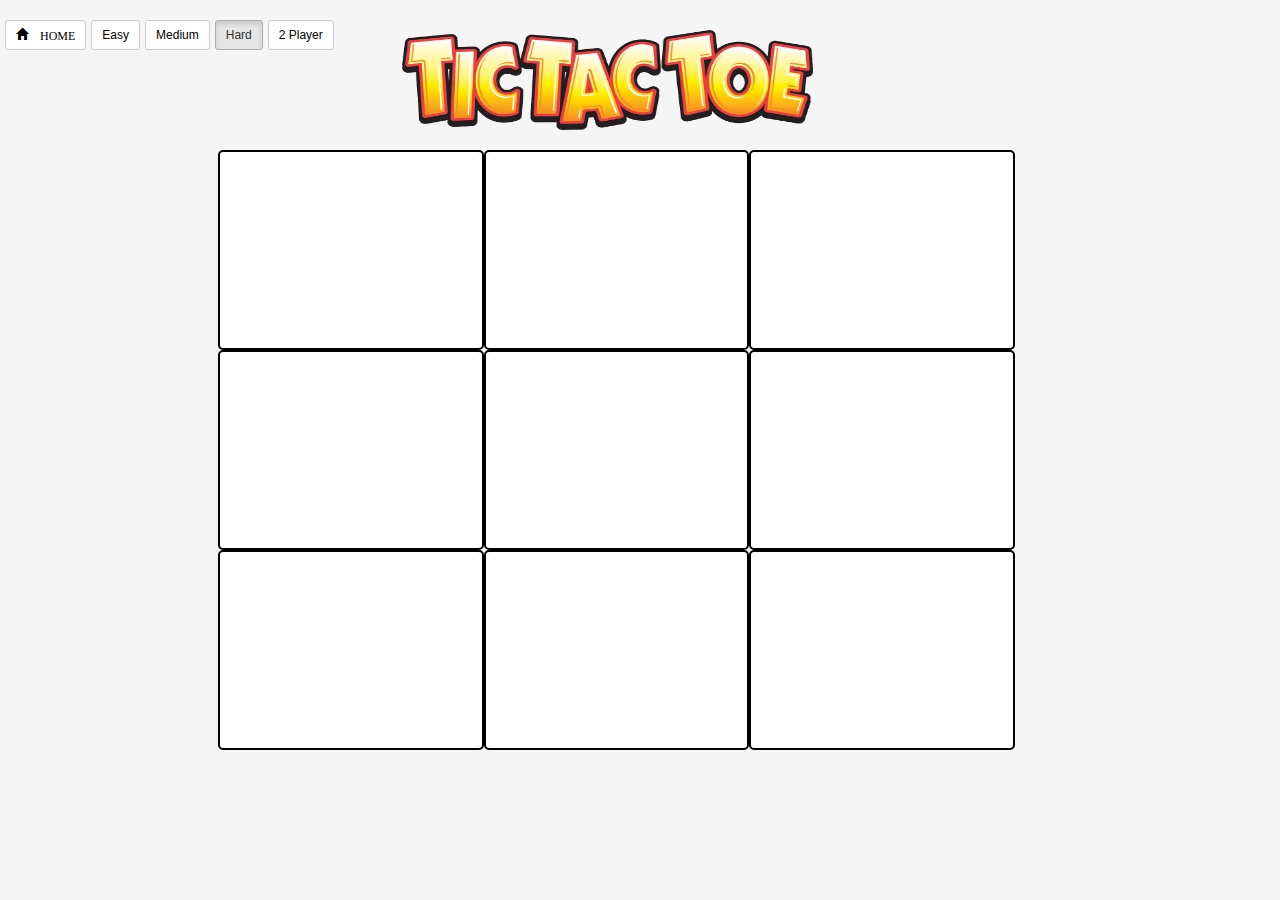
<file: ticTacHard.html>
<!doctype html>

<html lang="en">
<head>
  <meta charset="utf-8">

  <title>Hard Tic Tac Toe</title>
  <meta name="description" content="Tic Tac Toe Game">
  <meta name="Brandon Nelson">
  <link rel="stylesheet" href="https://maxcdn.bootstrapcdn.com/bootstrap/3.3.4/css/bootstrap.min.css">
  <script src="https://ajax.googleapis.com/ajax/libs/jquery/1.11.2/jquery.min.js"></script>
  <script src="sweetalert-master/dist/sweetalert.min.js"></script>

  <link rel="stylesheet" type="text/css" href="sweetalert-master/dist/sweetalert.css">
  <link rel="stylesheet" type="text/css" href="base.css">

  <!--[if lt IE 9]>
  <script src="http://html5shiv.googlecode.com/svn/trunk/html5.js"></script>
  <![endif]-->
  
</head>
<body>
	<div class="row">
		<div class="row col-xs-4" style="height:150px;">
			<a href="index.html" style="margin:20px 5px 0 20px; float:left;" class="btn btn-default btn-sm" role="button"><span class="glyphicon glyphicon-home" aria-hidden="true"> HOME</a>
			<a href="ticTacEasy.html" style="margin:20px 5px 0 0; float:left;" class="btn btn-default btn-sm" role="button">Easy</a>
			<a href="ticTacMedium.html" style="margin:20px 5px 0 0; float:left;" class="btn btn-default btn-sm" role="button">Medium</a>
			<a href="ticTacHard.html" style="margin:20px 5px 0 0; float:left;" class="btn btn-default btn-sm active" role="button">Hard</a>
			<a href="ticTacSingle.html" style="margin:20px 5px 0 0; float:left;" class="btn btn-default btn-sm" role="button">2 Player</a>
		</div>
		<div class="row col-xs-8" style="height:150px;">
			<h1  style="padding:10px"> <img src="tictac.img" id="ticTacLogo" alt="tic tac toe image"> </h1>
		</div>
			<div class="row col-xs-10 col-md-offset-2" style="height:200px;">
				<a href="#" id="zero" class="col-xs-3 aBox" style="border: 2px solid black; height:100%"><div id="showZero" class="box text-center" style="height:100%"></div></a>
				<a href="#" id="one" class="col-xs-3 aBox" style="border: 2px solid black; height:100%"><div id="showOne" class="box text-center" style="height:100%"></div></a>
				<a href="#" id="two" class="col-xs-3 aBox" style="border: 2px solid black; height:100%;"><div id="showTwo" class="box text-center" style="height:100%"></div></a>
			</div>
			<div class="row col-xs-10 col-md-offset-2" style="height:200px">
				<a href="#" id="three" class="col-xs-3 aBox" style="border: 2px solid black; height:100%"><div id="showThree" class="box text-center" style="height:100%"></div></a>
				<a href="#" id="four" class="col-xs-3 aBox" style="border: 2px solid black; height:100%"><div id="showFour" class="box text-center" style="height:100%"></div></a>
				<a href="#" id="five" class="col-xs-3 aBox" style="border: 2px solid black; height:100%;"><div id="showFive" class="box text-center" style="height:100%"></div></a>
			</div>
			<div class="row col-xs-10 col-md-offset-2" style="height:200px">
				<a href="#" id="six" class="col-xs-3 aBox" style="border: 2px solid black; height:100%"><div id="showSix" class="box text-center" style="height:100%"></div></a>
				<a href="#" id="seven" class="col-xs-3 aBox" style="border: 2px solid black; height:100%"><div id="showSeven" class="box text-center" style="height:100%"></div></a>
				<a href="#" id="eight" class="col-xs-3 aBox" style="border: 2px solid black; height:100%;"><div id="showEight" class="box text-center" style="height:100%"></div></a>
			</div>
	</div>

<script type="text/javascript">

//this function will check if there is a winner or not, and who the winner is. 
function checkWinner(boxes){

	var winner = "";

	if(boxes[0] == "X" && boxes[1] == "X" && boxes[2] == "X"){
		winner = "You Win!";
	}else if(boxes[0] == "X" && boxes[3] == "X" && boxes[6] == "X") {
		winner = "You Win!";
	}else if(boxes[0] == "X" && boxes[4] == "X" && boxes[8] == "X") {
		winner = "You Win!";
	}else if(boxes[1] == "X" && boxes[4] == "X" && boxes[7] == "X") {
		winner = "You Win!";
	}else if(boxes[2] == "X" && boxes[5] == "X" && boxes[8] == "X") {
		winner = "You Win!";
	}else if(boxes[2] == "X" && boxes[4] == "X" && boxes[6] == "X") {
		winner = "You Win!";
	}else if(boxes[3] == "X" && boxes[4] == "X" && boxes[5] == "X") {
		winner = "You Win!";
	}else if(boxes[6] == "X" && boxes[7] == "X" && boxes[8] == "X") {
		winner = "You Win!";
	}else if(boxes[0] == "O" && boxes[1] == "O" && boxes[2] == "O"){
		winner = "Computer beat you, better luck next time!";
	}else if(boxes[0] == "O" && boxes[3] == "O" && boxes[6] == "O") {
		winner = "Computer beat you, better luck next time!";
	}else if(boxes[0] == "O" && boxes[4] == "O" && boxes[8] == "O") {
		winner = "Computer beat you, better luck next time!";
	}else if(boxes[1] == "O" && boxes[4] == "O" && boxes[7] == "O") {
		winner = "Computer beat you, better luck next time!";
	}else if(boxes[2] == "O" && boxes[5] == "O" && boxes[8] == "O") {
		winner = "Computer beat you, better luck next time!";
	}else if(boxes[2] == "O" && boxes[4] == "O" && boxes[6] == "O") {
		winner = "Computer beat you, better luck next time!";
	}else if(boxes[3] == "O" && boxes[4] == "O" && boxes[5] == "O") {
		winner = "Computer beat you, better luck next time!";
	}else if(boxes[6] == "O" && boxes[7] == "O" && boxes[8] == "O") {
		winner = "Computer beat you, better luck next time!";
	}else if(boxes[0] != "" && boxes[1] != "" && boxes[2] != "" && boxes[3] != "" && boxes[4] != "" && boxes[5] != "" && boxes[6] != "" && boxes[7] != "" && boxes[8]){
		winner = "Tie Game, Try Again!"
	}

	return winner;

}

//this function resets the game if someone has won. 
function alertReset(winner){

	console.log("In alert reset");

	sweetAlert({
  	title: winner, 
  	text: "click to play again"
	}, function(){
  	boxes = ["","","","","","","","",""];
	$(".box").show().empty().html("");
	$(".aBox").prop("disabled", false);;
});
}

//this function run checks for the hard game. 
function hardCheck(){
	if(boxes[0] == "X" && boxes[1] == "X" && boxes[2] == ""){
		$("#showTwo").show().empty().html(o);
		boxes[2] = "O";
	}
	else if(boxes[1] == "X" && boxes[0] == "X" && boxes[2] == ""){
		$("#showTwo").show().empty().html(o);
		boxes[2] = "O";
	}
	else if(boxes[0] == "X" && boxes[2] == "X" && boxes[1] == ""){
		$("#showOne").show().empty().html(o);
		boxes[1] = "O";
	}
	else if(boxes[2] == "X" && boxes[0] == "X" && boxes[1] == ""){
		$("#showOne").show().empty().html(o);
		boxes[1] = "O";
	}
	else if(boxes[0] == "X" && boxes[3] == "X" && boxes[6] == ""){
		$("#showSix").show().empty().html(o);
		boxes[6] = "O";
	}
	else if(boxes[3] == "X" && boxes[0] == "X" && boxes[6] == ""){
		$("#showSix").show().empty().html(o);
		boxes[6] = "O";
	}
	else if(boxes[0] == "X" && boxes[6] == "X" && boxes[3] == ""){
		$("#showThree").show().empty().html(o);
		boxes[3] = "O";
	}
	else if(boxes[6] == "X" && boxes[0] == "X" && boxes[3] == ""){
		$("#showThree").show().empty().html(o);
		boxes[3] = "O";
	}
	else if(boxes[0] == "X" && boxes[4] == "X" && boxes[8] == ""){
		$("#showEight").show().empty().html(o);
		boxes[8] = "O";
	}
	else if(boxes[4] == "X" && boxes[0] == "X" && boxes[8] == ""){
		$("#showEight").show().empty().html(o);
		boxes[8] = "O";
	}
	else if(boxes[0] == "X" && boxes[8] == "X" && boxes[4] == ""){
		$("#showFour").show().empty().html(o);
		boxes[4] = "O";
	}
	else if(boxes[8] == "X" && boxes[0] == "X" && boxes[4] == ""){
		$("#showFour").show().empty().html(o);
		boxes[4] = "O";
	}
	else if(boxes[1] == "X" && boxes[2] == "X" && boxes[0] == ""){
		$("#showZero").show().empty().html(o);
		boxes[0] = "O";
	}
	else if(boxes[2] == "X" && boxes[1] == "X" && boxes[0] == ""){
		$("#showZero").show().empty().html(o);
		boxes[0] = "O";
	}
	else if(boxes[1] == "X" && boxes[7] == "X" && boxes[4] == ""){
		$("#showFour").show().empty().html(o);
		boxes[4] = "O";
	}
	else if(boxes[7] == "X" && boxes[1] == "X" && boxes[4] == ""){
		$("#showFour").show().empty().html(o);
		boxes[4] = "O";
	}
	else if(boxes[1] == "X" && boxes[4] == "X" && boxes[7] == ""){
		$("#showSeven").show().empty().html(o);
		boxes[7] = "O";
	}
	else if(boxes[4] == "X" && boxes[1] == "X" && boxes[7] == ""){
		$("#showSeven").show().empty().html(o);
		boxes[7] = "O";
	}
	else if(boxes[2] == "X" && boxes[5] == "X" && boxes[8] == ""){
		$("#showEight").show().empty().html(o);
		boxes[8] = "O";
	}
	else if(boxes[5] == "X" && boxes[2] == "X" && boxes[8] == ""){
		$("#showEight").show().empty().html(o);
		boxes[8] = "O";
	}
	else if(boxes[2] == "X" && boxes[4] == "X" && boxes[6] == ""){
		$("#showSix").show().empty().html(o);
		boxes[6] = "O";
	}
	else if(boxes[4] == "X" && boxes[2] == "X" && boxes[6] == ""){
		$("#showSix").show().empty().html(o);
		boxes[6] = "O";
	}
	else if(boxes[2] == "X" && boxes[8] == "X" && boxes[5] == ""){
		$("#showFive").show().empty().html(o);
		boxes[5] = "O";
	}
	else if(boxes[8] == "X" && boxes[2] == "X" && boxes[5] == ""){
		$("#showFive").show().empty().html(o);
		boxes[5] = "O";
	}
	else if(boxes[2] == "X" && boxes[6] == "X" && boxes[4] == ""){
		$("#showFour").show().empty().html(o);
		boxes[4] = "O";
	}
	else if(boxes[6] == "X" && boxes[2] == "X" && boxes[4] == ""){
		$("#showFour").show().empty().html(o);
		boxes[4] = "O";
	}
	else if(boxes[3] == "X" && boxes[6] == "X" && boxes[0] == ""){
		$("#showZero").show().empty().html(o);
		boxes[0] = "O";
	}
	else if(boxes[6] == "X" && boxes[3] == "X" && boxes[0] == ""){
		$("#showZero").show().empty().html(o);
		boxes[0] = "O";
	}
	else if(boxes[3] == "X" && boxes[4] == "X" && boxes[5] == ""){
		$("#showFive").show().empty().html(o);
		boxes[5] = "O";
	}
	else if(boxes[4] == "X" && boxes[3] == "X" && boxes[5] == ""){
		$("#showFive").show().empty().html(o);
		boxes[5] = "O";
	}
	else if(boxes[3] == "X" && boxes[5] == "X" && boxes[4] == ""){
		$("#showFour").show().empty().html(o);
		boxes[4] = "O";
	}
	else if(boxes[5] == "X" && boxes[3] == "X" && boxes[4] == ""){
		$("#showFour").show().empty().html(o);
		boxes[4] = "O";
	}
	else if(boxes[4] == "X" && boxes[6] == "X" && boxes[2] == ""){
		$("#showTwo").show().empty().html(o);
		boxes[2] = "O";
	}
	else if(boxes[6] == "X" && boxes[4] == "X" && boxes[2] == ""){
		$("#showTwo").show().empty().html(o);
		boxes[2] = "O";
	}
	else if(boxes[4] == "X" && boxes[7] == "X" && boxes[1] == ""){
		$("#showOne").show().empty().html(o);
		boxes[1] = "O";
	}
	else if(boxes[7] == "X" && boxes[4] == "X" && boxes[1] == ""){
		$("#showOne").show().empty().html(o);
		boxes[1] = "O";
	}
	else if(boxes[4] == "X" && boxes[8] == "X" && boxes[0] == ""){
		$("#showZero").show().empty().html(o);
		boxes[0] = "O";
	}
	else if(boxes[8] == "X" && boxes[4] == "X" && boxes[0] == ""){
		$("#showZero").show().empty().html(o);
		boxes[0] = "O";
	}
	else if(boxes[4] == "X" && boxes[5] == "X" && boxes[3] == ""){
		$("#showThree").show().empty().html(o);
		boxes[3] = "O";
	}
	else if(boxes[5] == "X" && boxes[4] == "X" && boxes[3] == ""){
		$("#showThree").show().empty().html(o);
		boxes[3] = "O";
	}
	else if(boxes[5] == "X" && boxes[8] == "X" && boxes[2] == ""){
		$("#showTwo").show().empty().html(o);
		boxes[2] = "O";
	}
	else if(boxes[8] == "X" && boxes[5] == "X" && boxes[2] == ""){
		$("#showTwo").show().empty().html(o);
		boxes[2] = "O";
	}
	else if(boxes[6] == "X" && boxes[7] == "X" && boxes[8] == ""){
		$("#showEight").show().empty().html(o);
		boxes[8] = "O";
	}
	else if(boxes[7] == "X" && boxes[6] == "X" && boxes[8] == ""){
		$("#showEight").show().empty().html(o);
		boxes[8] = "O";
	}
	else if(boxes[6] == "X" && boxes[8] == "X" && boxes[7] == ""){
		$("#showSeven").show().empty().html(o);
		boxes[7] = "O";
	}
	else if(boxes[8] == "X" && boxes[6] == "X" && boxes[7] == ""){
		$("#showSeven").show().empty().html(o);
		boxes[7] = "O";
	}
	else if(boxes[7] == "X" && boxes[8] == "X" && boxes[6] == ""){
		$("#showSix").show().empty().html(o);
		boxes[6] = "O";
	}
	else if(boxes[8] == "X" && boxes[7] == "X" && boxes[6] == ""){
		$("#showSix").show().empty().html(o);
		boxes[6] = "O";
	}
}

  	$(document).ready(function() {

  		x = '<img style="margin-bottom:12%;" src="x.img" alt="x logo" height="80%" width="80%">';
  		o = '<img style="margin-bottom:12%;" src="o.img" alt="x logo" height="80%" width="80%">';

  		letter = "X";

  		boxes = ["","","","","","","","",""];

  		$(".box").hide();

  		$(document).on("click", "#zero", function(){
  			
	  		$("#showZero").show().empty().html(x);
	  		$("#zero").prop("disabled", true);

	  		boxes[0] = "X";

	  		if(boxes[0] == "O" && boxes[1] == "O" && boxes[2] == ""){
	  			$("#showTwo").show().empty().html(o);
	  			boxes[2] = "O";
	  		}
	  		else if(boxes[1] == "O" && boxes[0] == "O" && boxes[2] == ""){
	  			$("#showTwo").show().empty().html(o);
	  			boxes[2] = "O";
	  		}
	  		else if(boxes[0] == "O" && boxes[2] == "O" && boxes[1] == ""){
	  			$("#showOne").show().empty().html(o);
	  			boxes[1] = "O";
	  		}
	  		else if(boxes[2] == "O" && boxes[0] == "O" && boxes[1] == ""){
	  			$("#showOne").show().empty().html(o);
	  			boxes[1] = "O";
	  		}
	  		else if(boxes[0] == "O" && boxes[3] == "O" && boxes[6] == ""){
	  			$("#showSix").show().empty().html(o);
	  			boxes[6] = "O";
	  		}
	  		else if(boxes[3] == "O" && boxes[0] == "O" && boxes[6] == ""){
	  			$("#showSix").show().empty().html(o);
	  			boxes[6] = "O";
	  		}
	  		else if(boxes[0] == "O" && boxes[6] == "O" && boxes[3] == ""){
	  			$("#showThree").show().empty().html(o);
	  			boxes[3] = "O";
	  		}
	  		else if(boxes[6] == "O" && boxes[0] == "O" && boxes[3] == ""){
	  			$("#showThree").show().empty().html(o);
	  			boxes[3] = "O";
	  		}
	  		else if(boxes[0] == "O" && boxes[4] == "O" && boxes[8] == ""){
	  			$("#showEight").show().empty().html(o);
	  			boxes[8] = "O";
	  		}
	  		else if(boxes[4] == "O" && boxes[0] == "O" && boxes[8] == ""){
	  			$("#showEight").show().empty().html(o);
	  			boxes[8] = "O";
	  		}
	  		else if(boxes[0] == "O" && boxes[8] == "O" && boxes[4] == ""){
	  			$("#showFour").show().empty().html(o);
	  			boxes[4] = "O";
	  		}
	  		else if(boxes[8] == "O" && boxes[0] == "O" && boxes[4] == ""){
	  			$("#showFour").show().empty().html(o);
	  			boxes[4] = "O";
	  		}
	  		else if(boxes[1] == "O" && boxes[2] == "O" && boxes[0] == ""){
	  			$("#showZero").show().empty().html(o);
	  			boxes[0] = "O";
	  		}
	  		else if(boxes[2] == "O" && boxes[1] == "O" && boxes[0] == ""){
	  			$("#showZero").show().empty().html(o);
	  			boxes[0] = "O";
	  		}
	  		else if(boxes[1] == "O" && boxes[7] == "O" && boxes[4] == ""){
	  			$("#showFour").show().empty().html(o);
	  			boxes[4] = "O";
	  		}
	  		else if(boxes[7] == "O" && boxes[1] == "O" && boxes[4] == ""){
	  			$("#showFour").show().empty().html(o);
	  			boxes[4] = "O";
	  		}
	  		else if(boxes[1] == "O" && boxes[4] == "O" && boxes[7] == ""){
	  			$("#showSeven").show().empty().html(o);
	  			boxes[7] = "O";
	  		}
	  		else if(boxes[4] == "O" && boxes[1] == "O" && boxes[7] == ""){
	  			$("#showSeven").show().empty().html(o);
	  			boxes[7] = "O";
	  		}
	  		else if(boxes[2] == "O" && boxes[5] == "O" && boxes[8] == ""){
	  			$("#showEight").show().empty().html(o);
	  			boxes[8] = "O";
	  		}
	  		else if(boxes[5] == "O" && boxes[2] == "O" && boxes[8] == ""){
	  			$("#showEight").show().empty().html(o);
	  			boxes[8] = "O";
	  		}
	  		else if(boxes[2] == "O" && boxes[4] == "O" && boxes[6] == ""){
	  			$("#showSix").show().empty().html(o);
	  			boxes[6] = "O";
	  		}
	  		else if(boxes[4] == "O" && boxes[2] == "O" && boxes[6] == ""){
	  			$("#showSix").show().empty().html(o);
	  			boxes[6] = "O";
	  		}
	  		else if(boxes[2] == "O" && boxes[8] == "O" && boxes[5] == ""){
	  			$("#showFive").show().empty().html(o);
	  			boxes[5] = "O";
	  		}
	  		else if(boxes[8] == "O" && boxes[2] == "O" && boxes[5] == ""){
	  			$("#showFive").show().empty().html(o);
	  			boxes[5] = "O";
	  		}
	  		else if(boxes[2] == "O" && boxes[6] == "O" && boxes[4] == ""){
	  			$("#showFour").show().empty().html(o);
	  			boxes[4] = "O";
	  		}
	  		else if(boxes[6] == "O" && boxes[2] == "O" && boxes[4] == ""){
	  			$("#showFour").show().empty().html(o);
	  			boxes[4] = "O";
	  		}
	  		else if(boxes[3] == "O" && boxes[6] == "O" && boxes[0] == ""){
	  			$("#showZero").show().empty().html(o);
	  			boxes[0] = "O";
	  		}
	  		else if(boxes[6] == "O" && boxes[3] == "O" && boxes[0] == ""){
	  			$("#showZero").show().empty().html(o);
	  			boxes[0] = "O";
	  		}
	  		else if(boxes[3] == "O" && boxes[4] == "O" && boxes[5] == ""){
	  			$("#showFive").show().empty().html(o);
	  			boxes[5] = "O";
	  		}
	  		else if(boxes[4] == "O" && boxes[3] == "O" && boxes[5] == ""){
	  			$("#showFive").show().empty().html(o);
	  			boxes[5] = "O";
	  		}
	  		else if(boxes[3] == "O" && boxes[5] == "O" && boxes[4] == ""){
	  			$("#showFour").show().empty().html(o);
	  			boxes[4] = "O";
	  		}
	  		else if(boxes[5] == "O" && boxes[3] == "O" && boxes[4] == ""){
	  			$("#showFour").show().empty().html(o);
	  			boxes[4] = "O";
	  		}
	  		else if(boxes[4] == "O" && boxes[6] == "O" && boxes[2] == ""){
	  			$("#showTwo").show().empty().html(o);
	  			boxes[2] = "O";
	  		}
	  		else if(boxes[6] == "O" && boxes[4] == "O" && boxes[2] == ""){
	  			$("#showTwo").show().empty().html(o);
	  			boxes[2] = "O";
	  		}
	  		else if(boxes[4] == "O" && boxes[7] == "O" && boxes[1] == ""){
	  			$("#showOne").show().empty().html(o);
	  			boxes[1] = "O";
	  		}
	  		else if(boxes[7] == "O" && boxes[4] == "O" && boxes[1] == ""){
	  			$("#showOne").show().empty().html(o);
	  			boxes[1] = "O";
	  		}
	  		else if(boxes[4] == "O" && boxes[8] == "O" && boxes[0] == ""){
	  			$("#showZero").show().empty().html(o);
	  			boxes[0] = "O";
	  		}
	  		else if(boxes[8] == "O" && boxes[4] == "O" && boxes[0] == ""){
	  			$("#showZero").show().empty().html(o);
	  			boxes[0] = "O";
	  		}
	  		else if(boxes[4] == "O" && boxes[5] == "O" && boxes[3] == ""){
	  			$("#showThree").show().empty().html(o);
	  			boxes[3] = "O";
	  		}
	  		else if(boxes[5] == "O" && boxes[4] == "O" && boxes[3] == ""){
	  			$("#showThree").show().empty().html(o);
	  			boxes[3] = "O";
	  		}
	  		else if(boxes[5] == "O" && boxes[8] == "O" && boxes[2] == ""){
	  			$("#showTwo").show().empty().html(o);
	  			boxes[2] = "O";
	  		}
	  		else if(boxes[8] == "O" && boxes[5] == "O" && boxes[2] == ""){
	  			$("#showTwo").show().empty().html(o);
	  			boxes[2] = "O";
	  		}
	  		else if(boxes[6] == "O" && boxes[7] == "O" && boxes[8] == ""){
	  			$("#showEight").show().empty().html(o);
	  			boxes[8] = "O";
	  		}
	  		else if(boxes[7] == "O" && boxes[6] == "O" && boxes[8] == ""){
	  			$("#showEight").show().empty().html(o);
	  			boxes[8] = "O";
	  		}
	  		else if(boxes[6] == "O" && boxes[8] == "O" && boxes[7] == ""){
	  			$("#showSeven").show().empty().html(o);
	  			boxes[7] = "O";
	  		}
	  		else if(boxes[8] == "O" && boxes[6] == "O" && boxes[7] == ""){
	  			$("#showSeven").show().empty().html(o);
	  			boxes[7] = "O";
	  		}
	  		else if(boxes[7] == "O" && boxes[8] == "O" && boxes[6] == ""){
	  			$("#showSix").show().empty().html(o);
	  			boxes[6] = "O";
	  		}
	  		else if(boxes[8] == "O" && boxes[7] == "O" && boxes[6] == ""){
	  			$("#showSix").show().empty().html(o);
	  			boxes[6] = "O";
	  		}
	  		else if(boxes[0] == "X" && boxes[1] == "X" && boxes[2] == ""){
	  			$("#showTwo").show().empty().html(o);
	  			boxes[2] = "O";
	  		}
	  		else if(boxes[1] == "X" && boxes[0] == "X" && boxes[2] == ""){
	  			$("#showTwo").show().empty().html(o);
	  			boxes[2] = "O";
	  		}
	  		else if(boxes[0] == "X" && boxes[2] == "X" && boxes[1] == ""){
	  			$("#showOne").show().empty().html(o);
	  			boxes[1] = "O";
	  		}
	  		else if(boxes[2] == "X" && boxes[0] == "X" && boxes[1] == ""){
	  			$("#showOne").show().empty().html(o);
	  			boxes[1] = "O";
	  		}
	  		else if(boxes[0] == "X" && boxes[3] == "X" && boxes[6] == ""){
	  			$("#showSix").show().empty().html(o);
	  			boxes[6] = "O";
	  		}
	  		else if(boxes[3] == "X" && boxes[0] == "X" && boxes[6] == ""){
	  			$("#showSix").show().empty().html(o);
	  			boxes[6] = "O";
	  		}
	  		else if(boxes[0] == "X" && boxes[6] == "X" && boxes[3] == ""){
	  			$("#showThree").show().empty().html(o);
	  			boxes[3] = "O";
	  		}
	  		else if(boxes[6] == "X" && boxes[0] == "X" && boxes[3] == ""){
	  			$("#showThree").show().empty().html(o);
	  			boxes[3] = "O";
	  		}
	  		else if(boxes[0] == "X" && boxes[4] == "X" && boxes[8] == ""){
	  			$("#showEight").show().empty().html(o);
	  			boxes[8] = "O";
	  		}
	  		else if(boxes[4] == "X" && boxes[0] == "X" && boxes[8] == ""){
	  			$("#showEight").show().empty().html(o);
	  			boxes[8] = "O";
	  		}
	  		else if(boxes[0] == "X" && boxes[8] == "X" && boxes[4] == ""){
	  			$("#showFour").show().empty().html(o);
	  			boxes[4] = "O";
	  		}
	  		else if(boxes[8] == "X" && boxes[0] == "X" && boxes[4] == ""){
	  			$("#showFour").show().empty().html(o);
	  			boxes[4] = "O";
	  		}
	  		else if(boxes[1] == "X" && boxes[2] == "X" && boxes[0] == ""){
	  			$("#showZero").show().empty().html(o);
	  			boxes[0] = "O";
	  		}
	  		else if(boxes[2] == "X" && boxes[1] == "X" && boxes[0] == ""){
	  			$("#showZero").show().empty().html(o);
	  			boxes[0] = "O";
	  		}
	  		else if(boxes[1] == "X" && boxes[7] == "X" && boxes[4] == ""){
	  			$("#showFour").show().empty().html(o);
	  			boxes[4] = "O";
	  		}
	  		else if(boxes[7] == "X" && boxes[1] == "X" && boxes[4] == ""){
	  			$("#showFour").show().empty().html(o);
	  			boxes[4] = "O";
	  		}
	  		else if(boxes[1] == "X" && boxes[4] == "X" && boxes[7] == ""){
	  			$("#showSeven").show().empty().html(o);
	  			boxes[7] = "O";
	  		}
	  		else if(boxes[4] == "X" && boxes[1] == "X" && boxes[7] == ""){
	  			$("#showSeven").show().empty().html(o);
	  			boxes[7] = "O";
	  		}
	  		else if(boxes[2] == "X" && boxes[5] == "X" && boxes[8] == ""){
	  			$("#showEight").show().empty().html(o);
	  			boxes[8] = "O";
	  		}
	  		else if(boxes[5] == "X" && boxes[2] == "X" && boxes[8] == ""){
	  			$("#showEight").show().empty().html(o);
	  			boxes[8] = "O";
	  		}
	  		else if(boxes[2] == "X" && boxes[4] == "X" && boxes[6] == ""){
	  			$("#showSix").show().empty().html(o);
	  			boxes[6] = "O";
	  		}
	  		else if(boxes[4] == "X" && boxes[2] == "X" && boxes[6] == ""){
	  			$("#showSix").show().empty().html(o);
	  			boxes[6] = "O";
	  		}
	  		else if(boxes[2] == "X" && boxes[8] == "X" && boxes[5] == ""){
	  			$("#showFive").show().empty().html(o);
	  			boxes[5] = "O";
	  		}
	  		else if(boxes[8] == "X" && boxes[2] == "X" && boxes[5] == ""){
	  			$("#showFive").show().empty().html(o);
	  			boxes[5] = "O";
	  		}
	  		else if(boxes[2] == "X" && boxes[6] == "X" && boxes[4] == ""){
	  			$("#showFour").show().empty().html(o);
	  			boxes[4] = "O";
	  		}
	  		else if(boxes[6] == "X" && boxes[2] == "X" && boxes[4] == ""){
	  			$("#showFour").show().empty().html(o);
	  			boxes[4] = "O";
	  		}
	  		else if(boxes[3] == "X" && boxes[6] == "X" && boxes[0] == ""){
	  			$("#showZero").show().empty().html(o);
	  			boxes[0] = "O";
	  		}
	  		else if(boxes[6] == "X" && boxes[3] == "X" && boxes[0] == ""){
	  			$("#showZero").show().empty().html(o);
	  			boxes[0] = "O";
	  		}
	  		else if(boxes[3] == "X" && boxes[4] == "X" && boxes[5] == ""){
	  			$("#showFive").show().empty().html(o);
	  			boxes[5] = "O";
	  		}
	  		else if(boxes[4] == "X" && boxes[3] == "X" && boxes[5] == ""){
	  			$("#showFive").show().empty().html(o);
	  			boxes[5] = "O";
	  		}
	  		else if(boxes[3] == "X" && boxes[5] == "X" && boxes[4] == ""){
	  			$("#showFour").show().empty().html(o);
	  			boxes[4] = "O";
	  		}
	  		else if(boxes[5] == "X" && boxes[3] == "X" && boxes[4] == ""){
	  			$("#showFour").show().empty().html(o);
	  			boxes[4] = "O";
	  		}
	  		else if(boxes[4] == "X" && boxes[6] == "X" && boxes[2] == ""){
	  			$("#showTwo").show().empty().html(o);
	  			boxes[2] = "O";
	  		}
	  		else if(boxes[6] == "X" && boxes[4] == "X" && boxes[2] == ""){
	  			$("#showTwo").show().empty().html(o);
	  			boxes[2] = "O";
	  		}
	  		else if(boxes[4] == "X" && boxes[7] == "X" && boxes[1] == ""){
	  			$("#showOne").show().empty().html(o);
	  			boxes[1] = "O";
	  		}
	  		else if(boxes[7] == "X" && boxes[4] == "X" && boxes[1] == ""){
	  			$("#showOne").show().empty().html(o);
	  			boxes[1] = "O";
	  		}
	  		else if(boxes[4] == "X" && boxes[8] == "X" && boxes[0] == ""){
	  			$("#showZero").show().empty().html(o);
	  			boxes[0] = "O";
	  		}
	  		else if(boxes[8] == "X" && boxes[4] == "X" && boxes[0] == ""){
	  			$("#showZero").show().empty().html(o);
	  			boxes[0] = "O";
	  		}
	  		else if(boxes[4] == "X" && boxes[5] == "X" && boxes[3] == ""){
	  			$("#showThree").show().empty().html(o);
	  			boxes[3] = "O";
	  		}
	  		else if(boxes[5] == "X" && boxes[4] == "X" && boxes[3] == ""){
	  			$("#showThree").show().empty().html(o);
	  			boxes[3] = "O";
	  		}
	  		else if(boxes[5] == "X" && boxes[8] == "X" && boxes[2] == ""){
	  			$("#showTwo").show().empty().html(o);
	  			boxes[2] = "O";
	  		}
	  		else if(boxes[8] == "X" && boxes[5] == "X" && boxes[2] == ""){
	  			$("#showTwo").show().empty().html(o);
	  			boxes[2] = "O";
	  		}
	  		else if(boxes[6] == "X" && boxes[7] == "X" && boxes[8] == ""){
	  			$("#showEight").show().empty().html(o);
	  			boxes[8] = "O";
	  		}
	  		else if(boxes[7] == "X" && boxes[6] == "X" && boxes[8] == ""){
	  			$("#showEight").show().empty().html(o);
	  			boxes[8] = "O";
	  		}
	  		else if(boxes[6] == "X" && boxes[8] == "X" && boxes[7] == ""){
	  			$("#showSeven").show().empty().html(o);
	  			boxes[7] = "O";
	  		}
	  		else if(boxes[8] == "X" && boxes[6] == "X" && boxes[7] == ""){
	  			$("#showSeven").show().empty().html(o);
	  			boxes[7] = "O";
	  		}
	  		else if(boxes[7] == "X" && boxes[8] == "X" && boxes[6] == ""){
	  			$("#showSix").show().empty().html(o);
	  			boxes[6] = "O";
	  		}
	  		else if(boxes[8] == "X" && boxes[7] == "X" && boxes[6] == ""){
	  			$("#showSix").show().empty().html(o);
	  			boxes[6] = "O";
	  		}
	  		else if(boxes[4] == ""){
	  			$("#showFour").show().empty().html(o);
	  			boxes[4] = "O";
	  		}
	  		else if(boxes[8] == ""){
	  			$("#showEight").show().empty().html(o);
	  			boxes[8] = "O";
	  		}else if(boxes[2] == ""){
	  			$("#showTwo").show().empty().html(o);
	  			boxes[2] = "O";
	  		}else if(boxes[6] == ""){
	  			$("#showSix").show().empty().html(o);
	  			boxes[6] = "O";
	  		}else if(boxes[3] == ""){
	  			$("#showThree").show().empty().html(o);
	  			boxes[3] = "O";
	  		}else if(boxes[5] == ""){
	  			$("#showFive").show().empty().html(o);
	  			boxes[5] = "O";
	  		}else if(boxes[1] == ""){
	  			$("#showOne").show().empty().html(o);
	  			boxes[1] = "O";
	  		}else if(boxes[7] == ""){
	  			$("#showSeven").show().empty().html(o);
	  			boxes[7] = "O";
	  		}

	  		var winner = checkWinner(boxes);
	  		if(winner != ""){
		  		alertReset(winner);
		  	}

		});

		$(document).on("click", "#one", function(){

			$("#showOne").show().empty().html(x);
			$("#one").prop("disabled", true);

			boxes[1] = "X";

			console.log(boxes);

	  		if(boxes[0] == "O" && boxes[1] == "O" && boxes[2] == ""){
	  			$("#showTwo").show().empty().html(o);
	  			boxes[2] = "O";
	  		}
	  		else if(boxes[1] == "O" && boxes[0] == "O" && boxes[2] == ""){
	  			$("#showTwo").show().empty().html(o);
	  			boxes[2] = "O";
	  		}
	  		else if(boxes[0] == "O" && boxes[2] == "O" && boxes[1] == ""){
	  			$("#showOne").show().empty().html(o);
	  			boxes[1] = "O";
	  		}
	  		else if(boxes[2] == "O" && boxes[0] == "O" && boxes[1] == ""){
	  			$("#showOne").show().empty().html(o);
	  			boxes[1] = "O";
	  		}
	  		else if(boxes[0] == "O" && boxes[3] == "O" && boxes[6] == ""){
	  			$("#showSix").show().empty().html(o);
	  			boxes[6] = "O";
	  		}
	  		else if(boxes[3] == "O" && boxes[0] == "O" && boxes[6] == ""){
	  			$("#showSix").show().empty().html(o);
	  			boxes[6] = "O";
	  		}
	  		else if(boxes[0] == "O" && boxes[6] == "O" && boxes[3] == ""){
	  			$("#showThree").show().empty().html(o);
	  			boxes[3] = "O";
	  		}
	  		else if(boxes[6] == "O" && boxes[0] == "O" && boxes[3] == ""){
	  			$("#showThree").show().empty().html(o);
	  			boxes[3] = "O";
	  		}
	  		else if(boxes[0] == "O" && boxes[4] == "O" && boxes[8] == ""){
	  			$("#showEight").show().empty().html(o);
	  			boxes[8] = "O";
	  		}
	  		else if(boxes[4] == "O" && boxes[0] == "O" && boxes[8] == ""){
	  			$("#showEight").show().empty().html(o);
	  			boxes[8] = "O";
	  		}
	  		else if(boxes[0] == "O" && boxes[8] == "O" && boxes[4] == ""){
	  			$("#showFour").show().empty().html(o);
	  			boxes[4] = "O";
	  		}
	  		else if(boxes[8] == "O" && boxes[0] == "O" && boxes[4] == ""){
	  			$("#showFour").show().empty().html(o);
	  			boxes[4] = "O";
	  		}
	  		else if(boxes[1] == "O" && boxes[2] == "O" && boxes[0] == ""){
	  			$("#showZero").show().empty().html(o);
	  			boxes[0] = "O";
	  		}
	  		else if(boxes[2] == "O" && boxes[1] == "O" && boxes[0] == ""){
	  			$("#showZero").show().empty().html(o);
	  			boxes[0] = "O";
	  		}
	  		else if(boxes[1] == "O" && boxes[7] == "O" && boxes[4] == ""){
	  			$("#showFour").show().empty().html(o);
	  			boxes[4] = "O";
	  		}
	  		else if(boxes[7] == "O" && boxes[1] == "O" && boxes[4] == ""){
	  			$("#showFour").show().empty().html(o);
	  			boxes[4] = "O";
	  		}
	  		else if(boxes[1] == "O" && boxes[4] == "O" && boxes[7] == ""){
	  			$("#showSeven").show().empty().html(o);
	  			boxes[7] = "O";
	  		}
	  		else if(boxes[4] == "O" && boxes[1] == "O" && boxes[7] == ""){
	  			$("#showSeven").show().empty().html(o);
	  			boxes[7] = "O";
	  		}
	  		else if(boxes[2] == "O" && boxes[5] == "O" && boxes[8] == ""){
	  			$("#showEight").show().empty().html(o);
	  			boxes[8] = "O";
	  		}
	  		else if(boxes[5] == "O" && boxes[2] == "O" && boxes[8] == ""){
	  			$("#showEight").show().empty().html(o);
	  			boxes[8] = "O";
	  		}
	  		else if(boxes[2] == "O" && boxes[4] == "O" && boxes[6] == ""){
	  			$("#showSix").show().empty().html(o);
	  			boxes[6] = "O";
	  		}
	  		else if(boxes[4] == "O" && boxes[2] == "O" && boxes[6] == ""){
	  			$("#showSix").show().empty().html(o);
	  			boxes[6] = "O";
	  		}
	  		else if(boxes[2] == "O" && boxes[8] == "O" && boxes[5] == ""){
	  			$("#showFive").show().empty().html(o);
	  			boxes[5] = "O";
	  		}
	  		else if(boxes[8] == "O" && boxes[2] == "O" && boxes[5] == ""){
	  			$("#showFive").show().empty().html(o);
	  			boxes[5] = "O";
	  		}
	  		else if(boxes[2] == "O" && boxes[6] == "O" && boxes[4] == ""){
	  			$("#showFour").show().empty().html(o);
	  			boxes[4] = "O";
	  		}
	  		else if(boxes[6] == "O" && boxes[2] == "O" && boxes[4] == ""){
	  			$("#showFour").show().empty().html(o);
	  			boxes[4] = "O";
	  		}
	  		else if(boxes[3] == "O" && boxes[6] == "O" && boxes[0] == ""){
	  			$("#showZero").show().empty().html(o);
	  			boxes[0] = "O";
	  		}
	  		else if(boxes[6] == "O" && boxes[3] == "O" && boxes[0] == ""){
	  			$("#showZero").show().empty().html(o);
	  			boxes[0] = "O";
	  		}
	  		else if(boxes[3] == "O" && boxes[4] == "O" && boxes[5] == ""){
	  			$("#showFive").show().empty().html(o);
	  			boxes[5] = "O";
	  		}
	  		else if(boxes[4] == "O" && boxes[3] == "O" && boxes[5] == ""){
	  			$("#showFive").show().empty().html(o);
	  			boxes[5] = "O";
	  		}
	  		else if(boxes[3] == "O" && boxes[5] == "O" && boxes[4] == ""){
	  			$("#showFour").show().empty().html(o);
	  			boxes[4] = "O";
	  		}
	  		else if(boxes[5] == "O" && boxes[3] == "O" && boxes[4] == ""){
	  			$("#showFour").show().empty().html(o);
	  			boxes[4] = "O";
	  		}
	  		else if(boxes[4] == "O" && boxes[6] == "O" && boxes[2] == ""){
	  			$("#showTwo").show().empty().html(o);
	  			boxes[2] = "O";
	  		}
	  		else if(boxes[6] == "O" && boxes[4] == "O" && boxes[2] == ""){
	  			$("#showTwo").show().empty().html(o);
	  			boxes[2] = "O";
	  		}
	  		else if(boxes[4] == "O" && boxes[7] == "O" && boxes[1] == ""){
	  			$("#showOne").show().empty().html(o);
	  			boxes[1] = "O";
	  		}
	  		else if(boxes[7] == "O" && boxes[4] == "O" && boxes[1] == ""){
	  			$("#showOne").show().empty().html(o);
	  			boxes[1] = "O";
	  		}
	  		else if(boxes[4] == "O" && boxes[8] == "O" && boxes[0] == ""){
	  			$("#showZero").show().empty().html(o);
	  			boxes[0] = "O";
	  		}
	  		else if(boxes[8] == "O" && boxes[4] == "O" && boxes[0] == ""){
	  			$("#showZero").show().empty().html(o);
	  			boxes[0] = "O";
	  		}
	  		else if(boxes[4] == "O" && boxes[5] == "O" && boxes[3] == ""){
	  			$("#showThree").show().empty().html(o);
	  			boxes[3] = "O";
	  		}
	  		else if(boxes[5] == "O" && boxes[4] == "O" && boxes[3] == ""){
	  			$("#showThree").show().empty().html(o);
	  			boxes[3] = "O";
	  		}
	  		else if(boxes[5] == "O" && boxes[8] == "O" && boxes[2] == ""){
	  			$("#showTwo").show().empty().html(o);
	  			boxes[2] = "O";
	  		}
	  		else if(boxes[8] == "O" && boxes[5] == "O" && boxes[2] == ""){
	  			$("#showTwo").show().empty().html(o);
	  			boxes[2] = "O";
	  		}
	  		else if(boxes[6] == "O" && boxes[7] == "O" && boxes[8] == ""){
	  			$("#showEight").show().empty().html(o);
	  			boxes[8] = "O";
	  		}
	  		else if(boxes[7] == "O" && boxes[6] == "O" && boxes[8] == ""){
	  			$("#showEight").show().empty().html(o);
	  			boxes[8] = "O";
	  		}
	  		else if(boxes[6] == "O" && boxes[8] == "O" && boxes[7] == ""){
	  			$("#showSeven").show().empty().html(o);
	  			boxes[7] = "O";
	  		}
	  		else if(boxes[8] == "O" && boxes[6] == "O" && boxes[7] == ""){
	  			$("#showSeven").show().empty().html(o);
	  			boxes[7] = "O";
	  		}
	  		else if(boxes[7] == "O" && boxes[8] == "O" && boxes[6] == ""){
	  			$("#showSix").show().empty().html(o);
	  			boxes[6] = "O";
	  		}
	  		else if(boxes[8] == "O" && boxes[7] == "O" && boxes[6] == ""){
	  			$("#showSix").show().empty().html(o);
	  			boxes[6] = "O";
	  		}
	  		else if(boxes[0] == "X" && boxes[1] == "X" && boxes[2] == ""){
	  			$("#showTwo").show().empty().html(o);
	  			boxes[2] = "O";
	  		}
	  		else if(boxes[1] == "X" && boxes[0] == "X" && boxes[2] == ""){
	  			$("#showTwo").show().empty().html(o);
	  			boxes[2] = "O";
	  		}
	  		else if(boxes[0] == "X" && boxes[2] == "X" && boxes[1] == ""){
	  			$("#showOne").show().empty().html(o);
	  			boxes[1] = "O";
	  		}
	  		else if(boxes[2] == "X" && boxes[0] == "X" && boxes[1] == ""){
	  			$("#showOne").show().empty().html(o);
	  			boxes[1] = "O";
	  		}
	  		else if(boxes[0] == "X" && boxes[3] == "X" && boxes[6] == ""){
	  			$("#showSix").show().empty().html(o);
	  			boxes[6] = "O";
	  		}
	  		else if(boxes[3] == "X" && boxes[0] == "X" && boxes[6] == ""){
	  			$("#showSix").show().empty().html(o);
	  			boxes[6] = "O";
	  		}
	  		else if(boxes[0] == "X" && boxes[6] == "X" && boxes[3] == ""){
	  			$("#showThree").show().empty().html(o);
	  			boxes[3] = "O";
	  		}
	  		else if(boxes[6] == "X" && boxes[0] == "X" && boxes[3] == ""){
	  			$("#showThree").show().empty().html(o);
	  			boxes[3] = "O";
	  		}
	  		else if(boxes[0] == "X" && boxes[4] == "X" && boxes[8] == ""){
	  			$("#showEight").show().empty().html(o);
	  			boxes[8] = "O";
	  		}
	  		else if(boxes[4] == "X" && boxes[0] == "X" && boxes[8] == ""){
	  			$("#showEight").show().empty().html(o);
	  			boxes[8] = "O";
	  		}
	  		else if(boxes[0] == "X" && boxes[8] == "X" && boxes[4] == ""){
	  			$("#showFour").show().empty().html(o);
	  			boxes[4] = "O";
	  		}
	  		else if(boxes[8] == "X" && boxes[0] == "X" && boxes[4] == ""){
	  			$("#showFour").show().empty().html(o);
	  			boxes[4] = "O";
	  		}
	  		else if(boxes[1] == "X" && boxes[2] == "X" && boxes[0] == ""){
	  			$("#showZero").show().empty().html(o);
	  			boxes[0] = "O";
	  		}
	  		else if(boxes[2] == "X" && boxes[1] == "X" && boxes[0] == ""){
	  			$("#showZero").show().empty().html(o);
	  			boxes[0] = "O";
	  		}
	  		else if(boxes[1] == "X" && boxes[7] == "X" && boxes[4] == ""){
	  			$("#showFour").show().empty().html(o);
	  			boxes[4] = "O";
	  		}
	  		else if(boxes[7] == "X" && boxes[1] == "X" && boxes[4] == ""){
	  			$("#showFour").show().empty().html(o);
	  			boxes[4] = "O";
	  		}
	  		else if(boxes[1] == "X" && boxes[4] == "X" && boxes[7] == ""){
	  			$("#showSeven").show().empty().html(o);
	  			boxes[7] = "O";
	  		}
	  		else if(boxes[4] == "X" && boxes[1] == "X" && boxes[7] == ""){
	  			$("#showSeven").show().empty().html(o);
	  			boxes[7] = "O";
	  		}
	  		else if(boxes[2] == "X" && boxes[5] == "X" && boxes[8] == ""){
	  			$("#showEight").show().empty().html(o);
	  			boxes[8] = "O";
	  		}
	  		else if(boxes[5] == "X" && boxes[2] == "X" && boxes[8] == ""){
	  			$("#showEight").show().empty().html(o);
	  			boxes[8] = "O";
	  		}
	  		else if(boxes[2] == "X" && boxes[4] == "X" && boxes[6] == ""){
	  			$("#showSix").show().empty().html(o);
	  			boxes[6] = "O";
	  		}
	  		else if(boxes[4] == "X" && boxes[2] == "X" && boxes[6] == ""){
	  			$("#showSix").show().empty().html(o);
	  			boxes[6] = "O";
	  		}
	  		else if(boxes[2] == "X" && boxes[8] == "X" && boxes[5] == ""){
	  			$("#showFive").show().empty().html(o);
	  			boxes[5] = "O";
	  		}
	  		else if(boxes[8] == "X" && boxes[2] == "X" && boxes[5] == ""){
	  			$("#showFive").show().empty().html(o);
	  			boxes[5] = "O";
	  		}
	  		else if(boxes[2] == "X" && boxes[6] == "X" && boxes[4] == ""){
	  			$("#showFour").show().empty().html(o);
	  			boxes[4] = "O";
	  		}
	  		else if(boxes[6] == "X" && boxes[2] == "X" && boxes[4] == ""){
	  			$("#showFour").show().empty().html(o);
	  			boxes[4] = "O";
	  		}
	  		else if(boxes[3] == "X" && boxes[6] == "X" && boxes[0] == ""){
	  			$("#showZero").show().empty().html(o);
	  			boxes[0] = "O";
	  		}
	  		else if(boxes[6] == "X" && boxes[3] == "X" && boxes[0] == ""){
	  			$("#showZero").show().empty().html(o);
	  			boxes[0] = "O";
	  		}
	  		else if(boxes[3] == "X" && boxes[4] == "X" && boxes[5] == ""){
	  			$("#showFive").show().empty().html(o);
	  			boxes[5] = "O";
	  		}
	  		else if(boxes[4] == "X" && boxes[3] == "X" && boxes[5] == ""){
	  			$("#showFive").show().empty().html(o);
	  			boxes[5] = "O";
	  		}
	  		else if(boxes[3] == "X" && boxes[5] == "X" && boxes[4] == ""){
	  			$("#showFour").show().empty().html(o);
	  			boxes[4] = "O";
	  		}
	  		else if(boxes[5] == "X" && boxes[3] == "X" && boxes[4] == ""){
	  			$("#showFour").show().empty().html(o);
	  			boxes[4] = "O";
	  		}
	  		else if(boxes[4] == "X" && boxes[6] == "X" && boxes[2] == ""){
	  			$("#showTwo").show().empty().html(o);
	  			boxes[2] = "O";
	  		}
	  		else if(boxes[6] == "X" && boxes[4] == "X" && boxes[2] == ""){
	  			$("#showTwo").show().empty().html(o);
	  			boxes[2] = "O";
	  		}
	  		else if(boxes[4] == "X" && boxes[7] == "X" && boxes[1] == ""){
	  			$("#showOne").show().empty().html(o);
	  			boxes[1] = "O";
	  		}
	  		else if(boxes[7] == "X" && boxes[4] == "X" && boxes[1] == ""){
	  			$("#showOne").show().empty().html(o);
	  			boxes[1] = "O";
	  		}
	  		else if(boxes[4] == "X" && boxes[8] == "X" && boxes[0] == ""){
	  			$("#showZero").show().empty().html(o);
	  			boxes[0] = "O";
	  		}
	  		else if(boxes[8] == "X" && boxes[4] == "X" && boxes[0] == ""){
	  			$("#showZero").show().empty().html(o);
	  			boxes[0] = "O";
	  		}
	  		else if(boxes[4] == "X" && boxes[5] == "X" && boxes[3] == ""){
	  			$("#showThree").show().empty().html(o);
	  			boxes[3] = "O";
	  		}
	  		else if(boxes[5] == "X" && boxes[4] == "X" && boxes[3] == ""){
	  			$("#showThree").show().empty().html(o);
	  			boxes[3] = "O";
	  		}
	  		else if(boxes[5] == "X" && boxes[8] == "X" && boxes[2] == ""){
	  			$("#showTwo").show().empty().html(o);
	  			boxes[2] = "O";
	  		}
	  		else if(boxes[8] == "X" && boxes[5] == "X" && boxes[2] == ""){
	  			$("#showTwo").show().empty().html(o);
	  			boxes[2] = "O";
	  		}
	  		else if(boxes[6] == "X" && boxes[7] == "X" && boxes[8] == ""){
	  			$("#showEight").show().empty().html(o);
	  			boxes[8] = "O";
	  		}
	  		else if(boxes[7] == "X" && boxes[6] == "X" && boxes[8] == ""){
	  			$("#showEight").show().empty().html(o);
	  			boxes[8] = "O";
	  		}
	  		else if(boxes[6] == "X" && boxes[8] == "X" && boxes[7] == ""){
	  			$("#showSeven").show().empty().html(o);
	  			boxes[7] = "O";
	  		}
	  		else if(boxes[8] == "X" && boxes[6] == "X" && boxes[7] == ""){
	  			$("#showSeven").show().empty().html(o);
	  			boxes[7] = "O";
	  		}
	  		else if(boxes[7] == "X" && boxes[8] == "X" && boxes[6] == ""){
	  			$("#showSix").show().empty().html(o);
	  			boxes[6] = "O";
	  		}
	  		else if(boxes[8] == "X" && boxes[7] == "X" && boxes[6] == ""){
	  			$("#showSix").show().empty().html(o);
	  			boxes[6] = "O";
	  		}
	  		else if(boxes[0] == ""){
	  			$("#showZero").show().empty().html(o);
	  			boxes[0] = "O";
	  		}else if(boxes[2] == ""){
	  			$("#showTwo").show().empty().html(o);
	  			boxes[2] = "O";
	  		}else if(boxes[4] == ""){
	  			$("#showFour").show().empty().html(o);
	  			boxes[4] = "O";
	  		}else if(boxes[7] == ""){
	  			$("#showSeven").show().empty().html(o);
	  			boxes[7] = "O";
	  		}else if(boxes[6] == ""){
	  			$("#showSix").show().empty().html(o);
	  			boxes[6] = "O";
	  		}else if(boxes[8] == ""){
	  			$("#showEight").show().empty().html(o);
	  			boxes[8] = "O";
	  		}else if(boxes[3] == ""){
	  			$("#showThree").show().empty().html(o);
	  			boxes[3] = "O";
	  		}else if(boxes[5] == ""){
	  			$("#showFive").show().empty().html(o);
	  			boxes[5] = "O";
	  		}

	  		var winner = checkWinner(boxes);
	  		if(winner != ""){
		  		alertReset(winner);
		  	}
		});

		$(document).on("click", "#two", function(){

			$("#showTwo").show().empty().html(x);
			$("#two").prop("disabled", true);

			boxes[2] = "X";

			console.log(boxes);

	  		if(boxes[0] == "O" && boxes[1] == "O" && boxes[2] == ""){
	  			$("#showTwo").show().empty().html(o);
	  			boxes[2] = "O";
	  		}
	  		else if(boxes[1] == "O" && boxes[0] == "O" && boxes[2] == ""){
	  			$("#showTwo").show().empty().html(o);
	  			boxes[2] = "O";
	  		}
	  		else if(boxes[0] == "O" && boxes[2] == "O" && boxes[1] == ""){
	  			$("#showOne").show().empty().html(o);
	  			boxes[1] = "O";
	  		}
	  		else if(boxes[2] == "O" && boxes[0] == "O" && boxes[1] == ""){
	  			$("#showOne").show().empty().html(o);
	  			boxes[1] = "O";
	  		}
	  		else if(boxes[0] == "O" && boxes[3] == "O" && boxes[6] == ""){
	  			$("#showSix").show().empty().html(o);
	  			boxes[6] = "O";
	  		}
	  		else if(boxes[3] == "O" && boxes[0] == "O" && boxes[6] == ""){
	  			$("#showSix").show().empty().html(o);
	  			boxes[6] = "O";
	  		}
	  		else if(boxes[0] == "O" && boxes[6] == "O" && boxes[3] == ""){
	  			$("#showThree").show().empty().html(o);
	  			boxes[3] = "O";
	  		}
	  		else if(boxes[6] == "O" && boxes[0] == "O" && boxes[3] == ""){
	  			$("#showThree").show().empty().html(o);
	  			boxes[3] = "O";
	  		}
	  		else if(boxes[0] == "O" && boxes[4] == "O" && boxes[8] == ""){
	  			$("#showEight").show().empty().html(o);
	  			boxes[8] = "O";
	  		}
	  		else if(boxes[4] == "O" && boxes[0] == "O" && boxes[8] == ""){
	  			$("#showEight").show().empty().html(o);
	  			boxes[8] = "O";
	  		}
	  		else if(boxes[0] == "O" && boxes[8] == "O" && boxes[4] == ""){
	  			$("#showFour").show().empty().html(o);
	  			boxes[4] = "O";
	  		}
	  		else if(boxes[8] == "O" && boxes[0] == "O" && boxes[4] == ""){
	  			$("#showFour").show().empty().html(o);
	  			boxes[4] = "O";
	  		}
	  		else if(boxes[1] == "O" && boxes[2] == "O" && boxes[0] == ""){
	  			$("#showZero").show().empty().html(o);
	  			boxes[0] = "O";
	  		}
	  		else if(boxes[2] == "O" && boxes[1] == "O" && boxes[0] == ""){
	  			$("#showZero").show().empty().html(o);
	  			boxes[0] = "O";
	  		}
	  		else if(boxes[1] == "O" && boxes[7] == "O" && boxes[4] == ""){
	  			$("#showFour").show().empty().html(o);
	  			boxes[4] = "O";
	  		}
	  		else if(boxes[7] == "O" && boxes[1] == "O" && boxes[4] == ""){
	  			$("#showFour").show().empty().html(o);
	  			boxes[4] = "O";
	  		}
	  		else if(boxes[1] == "O" && boxes[4] == "O" && boxes[7] == ""){
	  			$("#showSeven").show().empty().html(o);
	  			boxes[7] = "O";
	  		}
	  		else if(boxes[4] == "O" && boxes[1] == "O" && boxes[7] == ""){
	  			$("#showSeven").show().empty().html(o);
	  			boxes[7] = "O";
	  		}
	  		else if(boxes[2] == "O" && boxes[5] == "O" && boxes[8] == ""){
	  			$("#showEight").show().empty().html(o);
	  			boxes[8] = "O";
	  		}
	  		else if(boxes[5] == "O" && boxes[2] == "O" && boxes[8] == ""){
	  			$("#showEight").show().empty().html(o);
	  			boxes[8] = "O";
	  		}
	  		else if(boxes[2] == "O" && boxes[4] == "O" && boxes[6] == ""){
	  			$("#showSix").show().empty().html(o);
	  			boxes[6] = "O";
	  		}
	  		else if(boxes[4] == "O" && boxes[2] == "O" && boxes[6] == ""){
	  			$("#showSix").show().empty().html(o);
	  			boxes[6] = "O";
	  		}
	  		else if(boxes[2] == "O" && boxes[8] == "O" && boxes[5] == ""){
	  			$("#showFive").show().empty().html(o);
	  			boxes[5] = "O";
	  		}
	  		else if(boxes[8] == "O" && boxes[2] == "O" && boxes[5] == ""){
	  			$("#showFive").show().empty().html(o);
	  			boxes[5] = "O";
	  		}
	  		else if(boxes[2] == "O" && boxes[6] == "O" && boxes[4] == ""){
	  			$("#showFour").show().empty().html(o);
	  			boxes[4] = "O";
	  		}
	  		else if(boxes[6] == "O" && boxes[2] == "O" && boxes[4] == ""){
	  			$("#showFour").show().empty().html(o);
	  			boxes[4] = "O";
	  		}
	  		else if(boxes[3] == "O" && boxes[6] == "O" && boxes[0] == ""){
	  			$("#showZero").show().empty().html(o);
	  			boxes[0] = "O";
	  		}
	  		else if(boxes[6] == "O" && boxes[3] == "O" && boxes[0] == ""){
	  			$("#showZero").show().empty().html(o);
	  			boxes[0] = "O";
	  		}
	  		else if(boxes[3] == "O" && boxes[4] == "O" && boxes[5] == ""){
	  			$("#showFive").show().empty().html(o);
	  			boxes[5] = "O";
	  		}
	  		else if(boxes[4] == "O" && boxes[3] == "O" && boxes[5] == ""){
	  			$("#showFive").show().empty().html(o);
	  			boxes[5] = "O";
	  		}
	  		else if(boxes[3] == "O" && boxes[5] == "O" && boxes[4] == ""){
	  			$("#showFour").show().empty().html(o);
	  			boxes[4] = "O";
	  		}
	  		else if(boxes[5] == "O" && boxes[3] == "O" && boxes[4] == ""){
	  			$("#showFour").show().empty().html(o);
	  			boxes[4] = "O";
	  		}
	  		else if(boxes[4] == "O" && boxes[6] == "O" && boxes[2] == ""){
	  			$("#showTwo").show().empty().html(o);
	  			boxes[2] = "O";
	  		}
	  		else if(boxes[6] == "O" && boxes[4] == "O" && boxes[2] == ""){
	  			$("#showTwo").show().empty().html(o);
	  			boxes[2] = "O";
	  		}
	  		else if(boxes[4] == "O" && boxes[7] == "O" && boxes[1] == ""){
	  			$("#showOne").show().empty().html(o);
	  			boxes[1] = "O";
	  		}
	  		else if(boxes[7] == "O" && boxes[4] == "O" && boxes[1] == ""){
	  			$("#showOne").show().empty().html(o);
	  			boxes[1] = "O";
	  		}
	  		else if(boxes[4] == "O" && boxes[8] == "O" && boxes[0] == ""){
	  			$("#showZero").show().empty().html(o);
	  			boxes[0] = "O";
	  		}
	  		else if(boxes[8] == "O" && boxes[4] == "O" && boxes[0] == ""){
	  			$("#showZero").show().empty().html(o);
	  			boxes[0] = "O";
	  		}
	  		else if(boxes[4] == "O" && boxes[5] == "O" && boxes[3] == ""){
	  			$("#showThree").show().empty().html(o);
	  			boxes[3] = "O";
	  		}
	  		else if(boxes[5] == "O" && boxes[4] == "O" && boxes[3] == ""){
	  			$("#showThree").show().empty().html(o);
	  			boxes[3] = "O";
	  		}
	  		else if(boxes[5] == "O" && boxes[8] == "O" && boxes[2] == ""){
	  			$("#showTwo").show().empty().html(o);
	  			boxes[2] = "O";
	  		}
	  		else if(boxes[8] == "O" && boxes[5] == "O" && boxes[2] == ""){
	  			$("#showTwo").show().empty().html(o);
	  			boxes[2] = "O";
	  		}
	  		else if(boxes[6] == "O" && boxes[7] == "O" && boxes[8] == ""){
	  			$("#showEight").show().empty().html(o);
	  			boxes[8] = "O";
	  		}
	  		else if(boxes[7] == "O" && boxes[6] == "O" && boxes[8] == ""){
	  			$("#showEight").show().empty().html(o);
	  			boxes[8] = "O";
	  		}
	  		else if(boxes[6] == "O" && boxes[8] == "O" && boxes[7] == ""){
	  			$("#showSeven").show().empty().html(o);
	  			boxes[7] = "O";
	  		}
	  		else if(boxes[8] == "O" && boxes[6] == "O" && boxes[7] == ""){
	  			$("#showSeven").show().empty().html(o);
	  			boxes[7] = "O";
	  		}
	  		else if(boxes[7] == "O" && boxes[8] == "O" && boxes[6] == ""){
	  			$("#showSix").show().empty().html(o);
	  			boxes[6] = "O";
	  		}
	  		else if(boxes[8] == "O" && boxes[7] == "O" && boxes[6] == ""){
	  			$("#showSix").show().empty().html(o);
	  			boxes[6] = "O";
	  		}
	  		else if(boxes[0] == "X" && boxes[1] == "X" && boxes[2] == ""){
	  			$("#showTwo").show().empty().html(o);
	  			boxes[2] = "O";
	  		}
	  		else if(boxes[1] == "X" && boxes[0] == "X" && boxes[2] == ""){
	  			$("#showTwo").show().empty().html(o);
	  			boxes[2] = "O";
	  		}
	  		else if(boxes[0] == "X" && boxes[2] == "X" && boxes[1] == ""){
	  			$("#showOne").show().empty().html(o);
	  			boxes[1] = "O";
	  		}
	  		else if(boxes[2] == "X" && boxes[0] == "X" && boxes[1] == ""){
	  			$("#showOne").show().empty().html(o);
	  			boxes[1] = "O";
	  		}
	  		else if(boxes[0] == "X" && boxes[3] == "X" && boxes[6] == ""){
	  			$("#showSix").show().empty().html(o);
	  			boxes[6] = "O";
	  		}
	  		else if(boxes[3] == "X" && boxes[0] == "X" && boxes[6] == ""){
	  			$("#showSix").show().empty().html(o);
	  			boxes[6] = "O";
	  		}
	  		else if(boxes[0] == "X" && boxes[6] == "X" && boxes[3] == ""){
	  			$("#showThree").show().empty().html(o);
	  			boxes[3] = "O";
	  		}
	  		else if(boxes[6] == "X" && boxes[0] == "X" && boxes[3] == ""){
	  			$("#showThree").show().empty().html(o);
	  			boxes[3] = "O";
	  		}
	  		else if(boxes[0] == "X" && boxes[4] == "X" && boxes[8] == ""){
	  			$("#showEight").show().empty().html(o);
	  			boxes[8] = "O";
	  		}
	  		else if(boxes[4] == "X" && boxes[0] == "X" && boxes[8] == ""){
	  			$("#showEight").show().empty().html(o);
	  			boxes[8] = "O";
	  		}
	  		else if(boxes[0] == "X" && boxes[8] == "X" && boxes[4] == ""){
	  			$("#showFour").show().empty().html(o);
	  			boxes[4] = "O";
	  		}
	  		else if(boxes[8] == "X" && boxes[0] == "X" && boxes[4] == ""){
	  			$("#showFour").show().empty().html(o);
	  			boxes[4] = "O";
	  		}
	  		else if(boxes[1] == "X" && boxes[2] == "X" && boxes[0] == ""){
	  			$("#showZero").show().empty().html(o);
	  			boxes[0] = "O";
	  		}
	  		else if(boxes[2] == "X" && boxes[1] == "X" && boxes[0] == ""){
	  			$("#showZero").show().empty().html(o);
	  			boxes[0] = "O";
	  		}
	  		else if(boxes[1] == "X" && boxes[7] == "X" && boxes[4] == ""){
	  			$("#showFour").show().empty().html(o);
	  			boxes[4] = "O";
	  		}
	  		else if(boxes[7] == "X" && boxes[1] == "X" && boxes[4] == ""){
	  			$("#showFour").show().empty().html(o);
	  			boxes[4] = "O";
	  		}
	  		else if(boxes[1] == "X" && boxes[4] == "X" && boxes[7] == ""){
	  			$("#showSeven").show().empty().html(o);
	  			boxes[7] = "O";
	  		}
	  		else if(boxes[4] == "X" && boxes[1] == "X" && boxes[7] == ""){
	  			$("#showSeven").show().empty().html(o);
	  			boxes[7] = "O";
	  		}
	  		else if(boxes[2] == "X" && boxes[5] == "X" && boxes[8] == ""){
	  			$("#showEight").show().empty().html(o);
	  			boxes[8] = "O";
	  		}
	  		else if(boxes[5] == "X" && boxes[2] == "X" && boxes[8] == ""){
	  			$("#showEight").show().empty().html(o);
	  			boxes[8] = "O";
	  		}
	  		else if(boxes[2] == "X" && boxes[4] == "X" && boxes[6] == ""){
	  			$("#showSix").show().empty().html(o);
	  			boxes[6] = "O";
	  		}
	  		else if(boxes[4] == "X" && boxes[2] == "X" && boxes[6] == ""){
	  			$("#showSix").show().empty().html(o);
	  			boxes[6] = "O";
	  		}
	  		else if(boxes[2] == "X" && boxes[8] == "X" && boxes[5] == ""){
	  			$("#showFive").show().empty().html(o);
	  			boxes[5] = "O";
	  		}
	  		else if(boxes[8] == "X" && boxes[2] == "X" && boxes[5] == ""){
	  			$("#showFive").show().empty().html(o);
	  			boxes[5] = "O";
	  		}
	  		else if(boxes[2] == "X" && boxes[6] == "X" && boxes[4] == ""){
	  			$("#showFour").show().empty().html(o);
	  			boxes[4] = "O";
	  		}
	  		else if(boxes[6] == "X" && boxes[2] == "X" && boxes[4] == ""){
	  			$("#showFour").show().empty().html(o);
	  			boxes[4] = "O";
	  		}
	  		else if(boxes[3] == "X" && boxes[6] == "X" && boxes[0] == ""){
	  			$("#showZero").show().empty().html(o);
	  			boxes[0] = "O";
	  		}
	  		else if(boxes[6] == "X" && boxes[3] == "X" && boxes[0] == ""){
	  			$("#showZero").show().empty().html(o);
	  			boxes[0] = "O";
	  		}
	  		else if(boxes[3] == "X" && boxes[4] == "X" && boxes[5] == ""){
	  			$("#showFive").show().empty().html(o);
	  			boxes[5] = "O";
	  		}
	  		else if(boxes[4] == "X" && boxes[3] == "X" && boxes[5] == ""){
	  			$("#showFive").show().empty().html(o);
	  			boxes[5] = "O";
	  		}
	  		else if(boxes[3] == "X" && boxes[5] == "X" && boxes[4] == ""){
	  			$("#showFour").show().empty().html(o);
	  			boxes[4] = "O";
	  		}
	  		else if(boxes[5] == "X" && boxes[3] == "X" && boxes[4] == ""){
	  			$("#showFour").show().empty().html(o);
	  			boxes[4] = "O";
	  		}
	  		else if(boxes[4] == "X" && boxes[6] == "X" && boxes[2] == ""){
	  			$("#showTwo").show().empty().html(o);
	  			boxes[2] = "O";
	  		}
	  		else if(boxes[6] == "X" && boxes[4] == "X" && boxes[2] == ""){
	  			$("#showTwo").show().empty().html(o);
	  			boxes[2] = "O";
	  		}
	  		else if(boxes[4] == "X" && boxes[7] == "X" && boxes[1] == ""){
	  			$("#showOne").show().empty().html(o);
	  			boxes[1] = "O";
	  		}
	  		else if(boxes[7] == "X" && boxes[4] == "X" && boxes[1] == ""){
	  			$("#showOne").show().empty().html(o);
	  			boxes[1] = "O";
	  		}
	  		else if(boxes[4] == "X" && boxes[8] == "X" && boxes[0] == ""){
	  			$("#showZero").show().empty().html(o);
	  			boxes[0] = "O";
	  		}
	  		else if(boxes[8] == "X" && boxes[4] == "X" && boxes[0] == ""){
	  			$("#showZero").show().empty().html(o);
	  			boxes[0] = "O";
	  		}
	  		else if(boxes[4] == "X" && boxes[5] == "X" && boxes[3] == ""){
	  			$("#showThree").show().empty().html(o);
	  			boxes[3] = "O";
	  		}
	  		else if(boxes[5] == "X" && boxes[4] == "X" && boxes[3] == ""){
	  			$("#showThree").show().empty().html(o);
	  			boxes[3] = "O";
	  		}
	  		else if(boxes[5] == "X" && boxes[8] == "X" && boxes[2] == ""){
	  			$("#showTwo").show().empty().html(o);
	  			boxes[2] = "O";
	  		}
	  		else if(boxes[8] == "X" && boxes[5] == "X" && boxes[2] == ""){
	  			$("#showTwo").show().empty().html(o);
	  			boxes[2] = "O";
	  		}
	  		else if(boxes[6] == "X" && boxes[7] == "X" && boxes[8] == ""){
	  			$("#showEight").show().empty().html(o);
	  			boxes[8] = "O";
	  		}
	  		else if(boxes[7] == "X" && boxes[6] == "X" && boxes[8] == ""){
	  			$("#showEight").show().empty().html(o);
	  			boxes[8] = "O";
	  		}
	  		else if(boxes[6] == "X" && boxes[8] == "X" && boxes[7] == ""){
	  			$("#showSeven").show().empty().html(o);
	  			boxes[7] = "O";
	  		}
	  		else if(boxes[8] == "X" && boxes[6] == "X" && boxes[7] == ""){
	  			$("#showSeven").show().empty().html(o);
	  			boxes[7] = "O";
	  		}
	  		else if(boxes[7] == "X" && boxes[8] == "X" && boxes[6] == ""){
	  			$("#showSix").show().empty().html(o);
	  			boxes[6] = "O";
	  		}
	  		else if(boxes[8] == "X" && boxes[7] == "X" && boxes[6] == ""){
	  			$("#showSix").show().empty().html(o);
	  			boxes[6] = "O";
	  		}
	  		else if(boxes[4] == ""){
	  			$("#showFour").show().empty().html(o);
	  			boxes[4] = "O";
	  		}else if(boxes[6] == ""){
	  			$("#showSix").show().empty().html(o);
	  			boxes[6] = "O";
	  		}else if(boxes[0] == ""){
	  			$("#showZero").show().empty().html(o);
	  			boxes[0] = "O";
	  		}else if(boxes[8] == ""){
	  			$("#showEight").show().empty().html(o);
	  			boxes[8] = "O";
	  		}else if(boxes[1] == ""){
	  			$("#showOne").show().empty().html(o);
	  			boxes[1] = "O";
	  		}else if(boxes[5] == ""){
	  			$("#showFive").show().empty().html(o);
	  			boxes[5] = "O";
	  		}else if(boxes[3] == ""){
	  			$("#showThree").show().empty().html(o);
	  			boxes[3] = "O";
	  		}else if(boxes[7] == ""){
	  			$("#showSeven").show().empty().html(o);
	  			boxes[7] = "O";
	  		}

	  		var winner = checkWinner(boxes);
	  		if(winner != ""){
		  		alertReset(winner);
		  	}
		});

		$(document).on("click", "#three", function(){

			$("#showThree").show().empty().html(x);
			$("#three").prop("disabled", true);

			boxes[3] = "X";

			console.log(boxes);

	  		if(boxes[0] == "O" && boxes[1] == "O" && boxes[2] == ""){
	  			$("#showTwo").show().empty().html(o);
	  			boxes[2] = "O";
	  		}
	  		else if(boxes[1] == "O" && boxes[0] == "O" && boxes[2] == ""){
	  			$("#showTwo").show().empty().html(o);
	  			boxes[2] = "O";
	  		}
	  		else if(boxes[0] == "O" && boxes[2] == "O" && boxes[1] == ""){
	  			$("#showOne").show().empty().html(o);
	  			boxes[1] = "O";
	  		}
	  		else if(boxes[2] == "O" && boxes[0] == "O" && boxes[1] == ""){
	  			$("#showOne").show().empty().html(o);
	  			boxes[1] = "O";
	  		}
	  		else if(boxes[0] == "O" && boxes[3] == "O" && boxes[6] == ""){
	  			$("#showSix").show().empty().html(o);
	  			boxes[6] = "O";
	  		}
	  		else if(boxes[3] == "O" && boxes[0] == "O" && boxes[6] == ""){
	  			$("#showSix").show().empty().html(o);
	  			boxes[6] = "O";
	  		}
	  		else if(boxes[0] == "O" && boxes[6] == "O" && boxes[3] == ""){
	  			$("#showThree").show().empty().html(o);
	  			boxes[3] = "O";
	  		}
	  		else if(boxes[6] == "O" && boxes[0] == "O" && boxes[3] == ""){
	  			$("#showThree").show().empty().html(o);
	  			boxes[3] = "O";
	  		}
	  		else if(boxes[0] == "O" && boxes[4] == "O" && boxes[8] == ""){
	  			$("#showEight").show().empty().html(o);
	  			boxes[8] = "O";
	  		}
	  		else if(boxes[4] == "O" && boxes[0] == "O" && boxes[8] == ""){
	  			$("#showEight").show().empty().html(o);
	  			boxes[8] = "O";
	  		}
	  		else if(boxes[0] == "O" && boxes[8] == "O" && boxes[4] == ""){
	  			$("#showFour").show().empty().html(o);
	  			boxes[4] = "O";
	  		}
	  		else if(boxes[8] == "O" && boxes[0] == "O" && boxes[4] == ""){
	  			$("#showFour").show().empty().html(o);
	  			boxes[4] = "O";
	  		}
	  		else if(boxes[1] == "O" && boxes[2] == "O" && boxes[0] == ""){
	  			$("#showZero").show().empty().html(o);
	  			boxes[0] = "O";
	  		}
	  		else if(boxes[2] == "O" && boxes[1] == "O" && boxes[0] == ""){
	  			$("#showZero").show().empty().html(o);
	  			boxes[0] = "O";
	  		}
	  		else if(boxes[1] == "O" && boxes[7] == "O" && boxes[4] == ""){
	  			$("#showFour").show().empty().html(o);
	  			boxes[4] = "O";
	  		}
	  		else if(boxes[7] == "O" && boxes[1] == "O" && boxes[4] == ""){
	  			$("#showFour").show().empty().html(o);
	  			boxes[4] = "O";
	  		}
	  		else if(boxes[1] == "O" && boxes[4] == "O" && boxes[7] == ""){
	  			$("#showSeven").show().empty().html(o);
	  			boxes[7] = "O";
	  		}
	  		else if(boxes[4] == "O" && boxes[1] == "O" && boxes[7] == ""){
	  			$("#showSeven").show().empty().html(o);
	  			boxes[7] = "O";
	  		}
	  		else if(boxes[2] == "O" && boxes[5] == "O" && boxes[8] == ""){
	  			$("#showEight").show().empty().html(o);
	  			boxes[8] = "O";
	  		}
	  		else if(boxes[5] == "O" && boxes[2] == "O" && boxes[8] == ""){
	  			$("#showEight").show().empty().html(o);
	  			boxes[8] = "O";
	  		}
	  		else if(boxes[2] == "O" && boxes[4] == "O" && boxes[6] == ""){
	  			$("#showSix").show().empty().html(o);
	  			boxes[6] = "O";
	  		}
	  		else if(boxes[4] == "O" && boxes[2] == "O" && boxes[6] == ""){
	  			$("#showSix").show().empty().html(o);
	  			boxes[6] = "O";
	  		}
	  		else if(boxes[2] == "O" && boxes[8] == "O" && boxes[5] == ""){
	  			$("#showFive").show().empty().html(o);
	  			boxes[5] = "O";
	  		}
	  		else if(boxes[8] == "O" && boxes[2] == "O" && boxes[5] == ""){
	  			$("#showFive").show().empty().html(o);
	  			boxes[5] = "O";
	  		}
	  		else if(boxes[2] == "O" && boxes[6] == "O" && boxes[4] == ""){
	  			$("#showFour").show().empty().html(o);
	  			boxes[4] = "O";
	  		}
	  		else if(boxes[6] == "O" && boxes[2] == "O" && boxes[4] == ""){
	  			$("#showFour").show().empty().html(o);
	  			boxes[4] = "O";
	  		}
	  		else if(boxes[3] == "O" && boxes[6] == "O" && boxes[0] == ""){
	  			$("#showZero").show().empty().html(o);
	  			boxes[0] = "O";
	  		}
	  		else if(boxes[6] == "O" && boxes[3] == "O" && boxes[0] == ""){
	  			$("#showZero").show().empty().html(o);
	  			boxes[0] = "O";
	  		}
	  		else if(boxes[3] == "O" && boxes[4] == "O" && boxes[5] == ""){
	  			$("#showFive").show().empty().html(o);
	  			boxes[5] = "O";
	  		}
	  		else if(boxes[4] == "O" && boxes[3] == "O" && boxes[5] == ""){
	  			$("#showFive").show().empty().html(o);
	  			boxes[5] = "O";
	  		}
	  		else if(boxes[3] == "O" && boxes[5] == "O" && boxes[4] == ""){
	  			$("#showFour").show().empty().html(o);
	  			boxes[4] = "O";
	  		}
	  		else if(boxes[5] == "O" && boxes[3] == "O" && boxes[4] == ""){
	  			$("#showFour").show().empty().html(o);
	  			boxes[4] = "O";
	  		}
	  		else if(boxes[4] == "O" && boxes[6] == "O" && boxes[2] == ""){
	  			$("#showTwo").show().empty().html(o);
	  			boxes[2] = "O";
	  		}
	  		else if(boxes[6] == "O" && boxes[4] == "O" && boxes[2] == ""){
	  			$("#showTwo").show().empty().html(o);
	  			boxes[2] = "O";
	  		}
	  		else if(boxes[4] == "O" && boxes[7] == "O" && boxes[1] == ""){
	  			$("#showOne").show().empty().html(o);
	  			boxes[1] = "O";
	  		}
	  		else if(boxes[7] == "O" && boxes[4] == "O" && boxes[1] == ""){
	  			$("#showOne").show().empty().html(o);
	  			boxes[1] = "O";
	  		}
	  		else if(boxes[4] == "O" && boxes[8] == "O" && boxes[0] == ""){
	  			$("#showZero").show().empty().html(o);
	  			boxes[0] = "O";
	  		}
	  		else if(boxes[8] == "O" && boxes[4] == "O" && boxes[0] == ""){
	  			$("#showZero").show().empty().html(o);
	  			boxes[0] = "O";
	  		}
	  		else if(boxes[4] == "O" && boxes[5] == "O" && boxes[3] == ""){
	  			$("#showThree").show().empty().html(o);
	  			boxes[3] = "O";
	  		}
	  		else if(boxes[5] == "O" && boxes[4] == "O" && boxes[3] == ""){
	  			$("#showThree").show().empty().html(o);
	  			boxes[3] = "O";
	  		}
	  		else if(boxes[5] == "O" && boxes[8] == "O" && boxes[2] == ""){
	  			$("#showTwo").show().empty().html(o);
	  			boxes[2] = "O";
	  		}
	  		else if(boxes[8] == "O" && boxes[5] == "O" && boxes[2] == ""){
	  			$("#showTwo").show().empty().html(o);
	  			boxes[2] = "O";
	  		}
	  		else if(boxes[6] == "O" && boxes[7] == "O" && boxes[8] == ""){
	  			$("#showEight").show().empty().html(o);
	  			boxes[8] = "O";
	  		}
	  		else if(boxes[7] == "O" && boxes[6] == "O" && boxes[8] == ""){
	  			$("#showEight").show().empty().html(o);
	  			boxes[8] = "O";
	  		}
	  		else if(boxes[6] == "O" && boxes[8] == "O" && boxes[7] == ""){
	  			$("#showSeven").show().empty().html(o);
	  			boxes[7] = "O";
	  		}
	  		else if(boxes[8] == "O" && boxes[6] == "O" && boxes[7] == ""){
	  			$("#showSeven").show().empty().html(o);
	  			boxes[7] = "O";
	  		}
	  		else if(boxes[7] == "O" && boxes[8] == "O" && boxes[6] == ""){
	  			$("#showSix").show().empty().html(o);
	  			boxes[6] = "O";
	  		}
	  		else if(boxes[8] == "O" && boxes[7] == "O" && boxes[6] == ""){
	  			$("#showSix").show().empty().html(o);
	  			boxes[6] = "O";
	  		}
	  		else if(boxes[0] == "X" && boxes[1] == "X" && boxes[2] == ""){
	  			$("#showTwo").show().empty().html(o);
	  			boxes[2] = "O";
	  		}
	  		else if(boxes[1] == "X" && boxes[0] == "X" && boxes[2] == ""){
	  			$("#showTwo").show().empty().html(o);
	  			boxes[2] = "O";
	  		}
	  		else if(boxes[0] == "X" && boxes[2] == "X" && boxes[1] == ""){
	  			$("#showOne").show().empty().html(o);
	  			boxes[1] = "O";
	  		}
	  		else if(boxes[2] == "X" && boxes[0] == "X" && boxes[1] == ""){
	  			$("#showOne").show().empty().html(o);
	  			boxes[1] = "O";
	  		}
	  		else if(boxes[0] == "X" && boxes[3] == "X" && boxes[6] == ""){
	  			$("#showSix").show().empty().html(o);
	  			boxes[6] = "O";
	  		}
	  		else if(boxes[3] == "X" && boxes[0] == "X" && boxes[6] == ""){
	  			$("#showSix").show().empty().html(o);
	  			boxes[6] = "O";
	  		}
	  		else if(boxes[0] == "X" && boxes[6] == "X" && boxes[3] == ""){
	  			$("#showThree").show().empty().html(o);
	  			boxes[3] = "O";
	  		}
	  		else if(boxes[6] == "X" && boxes[0] == "X" && boxes[3] == ""){
	  			$("#showThree").show().empty().html(o);
	  			boxes[3] = "O";
	  		}
	  		else if(boxes[0] == "X" && boxes[4] == "X" && boxes[8] == ""){
	  			$("#showEight").show().empty().html(o);
	  			boxes[8] = "O";
	  		}
	  		else if(boxes[4] == "X" && boxes[0] == "X" && boxes[8] == ""){
	  			$("#showEight").show().empty().html(o);
	  			boxes[8] = "O";
	  		}
	  		else if(boxes[0] == "X" && boxes[8] == "X" && boxes[4] == ""){
	  			$("#showFour").show().empty().html(o);
	  			boxes[4] = "O";
	  		}
	  		else if(boxes[8] == "X" && boxes[0] == "X" && boxes[4] == ""){
	  			$("#showFour").show().empty().html(o);
	  			boxes[4] = "O";
	  		}
	  		else if(boxes[1] == "X" && boxes[2] == "X" && boxes[0] == ""){
	  			$("#showZero").show().empty().html(o);
	  			boxes[0] = "O";
	  		}
	  		else if(boxes[2] == "X" && boxes[1] == "X" && boxes[0] == ""){
	  			$("#showZero").show().empty().html(o);
	  			boxes[0] = "O";
	  		}
	  		else if(boxes[1] == "X" && boxes[7] == "X" && boxes[4] == ""){
	  			$("#showFour").show().empty().html(o);
	  			boxes[4] = "O";
	  		}
	  		else if(boxes[7] == "X" && boxes[1] == "X" && boxes[4] == ""){
	  			$("#showFour").show().empty().html(o);
	  			boxes[4] = "O";
	  		}
	  		else if(boxes[1] == "X" && boxes[4] == "X" && boxes[7] == ""){
	  			$("#showSeven").show().empty().html(o);
	  			boxes[7] = "O";
	  		}
	  		else if(boxes[4] == "X" && boxes[1] == "X" && boxes[7] == ""){
	  			$("#showSeven").show().empty().html(o);
	  			boxes[7] = "O";
	  		}
	  		else if(boxes[2] == "X" && boxes[5] == "X" && boxes[8] == ""){
	  			$("#showEight").show().empty().html(o);
	  			boxes[8] = "O";
	  		}
	  		else if(boxes[5] == "X" && boxes[2] == "X" && boxes[8] == ""){
	  			$("#showEight").show().empty().html(o);
	  			boxes[8] = "O";
	  		}
	  		else if(boxes[2] == "X" && boxes[4] == "X" && boxes[6] == ""){
	  			$("#showSix").show().empty().html(o);
	  			boxes[6] = "O";
	  		}
	  		else if(boxes[4] == "X" && boxes[2] == "X" && boxes[6] == ""){
	  			$("#showSix").show().empty().html(o);
	  			boxes[6] = "O";
	  		}
	  		else if(boxes[2] == "X" && boxes[8] == "X" && boxes[5] == ""){
	  			$("#showFive").show().empty().html(o);
	  			boxes[5] = "O";
	  		}
	  		else if(boxes[8] == "X" && boxes[2] == "X" && boxes[5] == ""){
	  			$("#showFive").show().empty().html(o);
	  			boxes[5] = "O";
	  		}
	  		else if(boxes[2] == "X" && boxes[6] == "X" && boxes[4] == ""){
	  			$("#showFour").show().empty().html(o);
	  			boxes[4] = "O";
	  		}
	  		else if(boxes[6] == "X" && boxes[2] == "X" && boxes[4] == ""){
	  			$("#showFour").show().empty().html(o);
	  			boxes[4] = "O";
	  		}
	  		else if(boxes[3] == "X" && boxes[6] == "X" && boxes[0] == ""){
	  			$("#showZero").show().empty().html(o);
	  			boxes[0] = "O";
	  		}
	  		else if(boxes[6] == "X" && boxes[3] == "X" && boxes[0] == ""){
	  			$("#showZero").show().empty().html(o);
	  			boxes[0] = "O";
	  		}
	  		else if(boxes[3] == "X" && boxes[4] == "X" && boxes[5] == ""){
	  			$("#showFive").show().empty().html(o);
	  			boxes[5] = "O";
	  		}
	  		else if(boxes[4] == "X" && boxes[3] == "X" && boxes[5] == ""){
	  			$("#showFive").show().empty().html(o);
	  			boxes[5] = "O";
	  		}
	  		else if(boxes[3] == "X" && boxes[5] == "X" && boxes[4] == ""){
	  			$("#showFour").show().empty().html(o);
	  			boxes[4] = "O";
	  		}
	  		else if(boxes[5] == "X" && boxes[3] == "X" && boxes[4] == ""){
	  			$("#showFour").show().empty().html(o);
	  			boxes[4] = "O";
	  		}
	  		else if(boxes[4] == "X" && boxes[6] == "X" && boxes[2] == ""){
	  			$("#showTwo").show().empty().html(o);
	  			boxes[2] = "O";
	  		}
	  		else if(boxes[6] == "X" && boxes[4] == "X" && boxes[2] == ""){
	  			$("#showTwo").show().empty().html(o);
	  			boxes[2] = "O";
	  		}
	  		else if(boxes[4] == "X" && boxes[7] == "X" && boxes[1] == ""){
	  			$("#showOne").show().empty().html(o);
	  			boxes[1] = "O";
	  		}
	  		else if(boxes[7] == "X" && boxes[4] == "X" && boxes[1] == ""){
	  			$("#showOne").show().empty().html(o);
	  			boxes[1] = "O";
	  		}
	  		else if(boxes[4] == "X" && boxes[8] == "X" && boxes[0] == ""){
	  			$("#showZero").show().empty().html(o);
	  			boxes[0] = "O";
	  		}
	  		else if(boxes[8] == "X" && boxes[4] == "X" && boxes[0] == ""){
	  			$("#showZero").show().empty().html(o);
	  			boxes[0] = "O";
	  		}
	  		else if(boxes[4] == "X" && boxes[5] == "X" && boxes[3] == ""){
	  			$("#showThree").show().empty().html(o);
	  			boxes[3] = "O";
	  		}
	  		else if(boxes[5] == "X" && boxes[4] == "X" && boxes[3] == ""){
	  			$("#showThree").show().empty().html(o);
	  			boxes[3] = "O";
	  		}
	  		else if(boxes[5] == "X" && boxes[8] == "X" && boxes[2] == ""){
	  			$("#showTwo").show().empty().html(o);
	  			boxes[2] = "O";
	  		}
	  		else if(boxes[8] == "X" && boxes[5] == "X" && boxes[2] == ""){
	  			$("#showTwo").show().empty().html(o);
	  			boxes[2] = "O";
	  		}
	  		else if(boxes[6] == "X" && boxes[7] == "X" && boxes[8] == ""){
	  			$("#showEight").show().empty().html(o);
	  			boxes[8] = "O";
	  		}
	  		else if(boxes[7] == "X" && boxes[6] == "X" && boxes[8] == ""){
	  			$("#showEight").show().empty().html(o);
	  			boxes[8] = "O";
	  		}
	  		else if(boxes[6] == "X" && boxes[8] == "X" && boxes[7] == ""){
	  			$("#showSeven").show().empty().html(o);
	  			boxes[7] = "O";
	  		}
	  		else if(boxes[8] == "X" && boxes[6] == "X" && boxes[7] == ""){
	  			$("#showSeven").show().empty().html(o);
	  			boxes[7] = "O";
	  		}
	  		else if(boxes[7] == "X" && boxes[8] == "X" && boxes[6] == ""){
	  			$("#showSix").show().empty().html(o);
	  			boxes[6] = "O";
	  		}
	  		else if(boxes[8] == "X" && boxes[7] == "X" && boxes[6] == ""){
	  			$("#showSix").show().empty().html(o);
	  			boxes[6] = "O";
	  		}
	  		else if(boxes[6] == ""){
	  			$("#showSix").show().empty().html(o);
	  			boxes[6] = "O";
	  		}else if(boxes[0] == ""){
	  			$("#showZero").show().empty().html(o);
	  			boxes[0] = "O";
	  		}else if(boxes[4] == ""){
	  			$("#showFour").show().empty().html(o);
	  			boxes[4] = "O";
	  		}else if(boxes[5] == ""){
	  			$("#showFive").show().empty().html(o);
	  			boxes[5] = "O";
	  		}else if(boxes[8] == ""){
	  			$("#showEight").show().empty().html(o);
	  			boxes[8] = "O";
	  		}else if(boxes[2] == ""){
	  			$("#showTwo").show().empty().html(o);
	  			boxes[2] = "O";
	  		}else if(boxes[1] == ""){
	  			$("#showOne").show().empty().html(o);
	  			boxes[1] = "O";
	  		}else if(boxes[7] == ""){
	  			$("#showSeven").show().empty().html(o);
	  			boxes[7] = "O";
	  		}

	  		var winner = checkWinner(boxes);
	  		if(winner != ""){
		  		alertReset(winner);
		  	}
		});

		$(document).on("click", "#four", function(){

			$("#showFour").show().empty().html(x);
			$("#four").prop("disabled", true);

			boxes[4] = "X";

			console.log(boxes);

			if(boxes[0] == "O" && boxes[1] == "O" && boxes[2] == ""){
	  			$("#showTwo").show().empty().html(o);
	  			boxes[2] = "O";
	  		}
	  		else if(boxes[1] == "O" && boxes[0] == "O" && boxes[2] == ""){
	  			$("#showTwo").show().empty().html(o);
	  			boxes[2] = "O";
	  		}
	  		else if(boxes[0] == "O" && boxes[2] == "O" && boxes[1] == ""){
	  			$("#showOne").show().empty().html(o);
	  			boxes[1] = "O";
	  		}
	  		else if(boxes[2] == "O" && boxes[0] == "O" && boxes[1] == ""){
	  			$("#showOne").show().empty().html(o);
	  			boxes[1] = "O";
	  		}
	  		else if(boxes[0] == "O" && boxes[3] == "O" && boxes[6] == ""){
	  			$("#showSix").show().empty().html(o);
	  			boxes[6] = "O";
	  		}
	  		else if(boxes[3] == "O" && boxes[0] == "O" && boxes[6] == ""){
	  			$("#showSix").show().empty().html(o);
	  			boxes[6] = "O";
	  		}
	  		else if(boxes[0] == "O" && boxes[6] == "O" && boxes[3] == ""){
	  			$("#showThree").show().empty().html(o);
	  			boxes[3] = "O";
	  		}
	  		else if(boxes[6] == "O" && boxes[0] == "O" && boxes[3] == ""){
	  			$("#showThree").show().empty().html(o);
	  			boxes[3] = "O";
	  		}
	  		else if(boxes[0] == "O" && boxes[4] == "O" && boxes[8] == ""){
	  			$("#showEight").show().empty().html(o);
	  			boxes[8] = "O";
	  		}
	  		else if(boxes[4] == "O" && boxes[0] == "O" && boxes[8] == ""){
	  			$("#showEight").show().empty().html(o);
	  			boxes[8] = "O";
	  		}
	  		else if(boxes[0] == "O" && boxes[8] == "O" && boxes[4] == ""){
	  			$("#showFour").show().empty().html(o);
	  			boxes[4] = "O";
	  		}
	  		else if(boxes[8] == "O" && boxes[0] == "O" && boxes[4] == ""){
	  			$("#showFour").show().empty().html(o);
	  			boxes[4] = "O";
	  		}
	  		else if(boxes[1] == "O" && boxes[2] == "O" && boxes[0] == ""){
	  			$("#showZero").show().empty().html(o);
	  			boxes[0] = "O";
	  		}
	  		else if(boxes[2] == "O" && boxes[1] == "O" && boxes[0] == ""){
	  			$("#showZero").show().empty().html(o);
	  			boxes[0] = "O";
	  		}
	  		else if(boxes[1] == "O" && boxes[7] == "O" && boxes[4] == ""){
	  			$("#showFour").show().empty().html(o);
	  			boxes[4] = "O";
	  		}
	  		else if(boxes[7] == "O" && boxes[1] == "O" && boxes[4] == ""){
	  			$("#showFour").show().empty().html(o);
	  			boxes[4] = "O";
	  		}
	  		else if(boxes[1] == "O" && boxes[4] == "O" && boxes[7] == ""){
	  			$("#showSeven").show().empty().html(o);
	  			boxes[7] = "O";
	  		}
	  		else if(boxes[4] == "O" && boxes[1] == "O" && boxes[7] == ""){
	  			$("#showSeven").show().empty().html(o);
	  			boxes[7] = "O";
	  		}
	  		else if(boxes[2] == "O" && boxes[5] == "O" && boxes[8] == ""){
	  			$("#showEight").show().empty().html(o);
	  			boxes[8] = "O";
	  		}
	  		else if(boxes[5] == "O" && boxes[2] == "O" && boxes[8] == ""){
	  			$("#showEight").show().empty().html(o);
	  			boxes[8] = "O";
	  		}
	  		else if(boxes[2] == "O" && boxes[4] == "O" && boxes[6] == ""){
	  			$("#showSix").show().empty().html(o);
	  			boxes[6] = "O";
	  		}
	  		else if(boxes[4] == "O" && boxes[2] == "O" && boxes[6] == ""){
	  			$("#showSix").show().empty().html(o);
	  			boxes[6] = "O";
	  		}
	  		else if(boxes[2] == "O" && boxes[8] == "O" && boxes[5] == ""){
	  			$("#showFive").show().empty().html(o);
	  			boxes[5] = "O";
	  		}
	  		else if(boxes[8] == "O" && boxes[2] == "O" && boxes[5] == ""){
	  			$("#showFive").show().empty().html(o);
	  			boxes[5] = "O";
	  		}
	  		else if(boxes[2] == "O" && boxes[6] == "O" && boxes[4] == ""){
	  			$("#showFour").show().empty().html(o);
	  			boxes[4] = "O";
	  		}
	  		else if(boxes[6] == "O" && boxes[2] == "O" && boxes[4] == ""){
	  			$("#showFour").show().empty().html(o);
	  			boxes[4] = "O";
	  		}
	  		else if(boxes[3] == "O" && boxes[6] == "O" && boxes[0] == ""){
	  			$("#showZero").show().empty().html(o);
	  			boxes[0] = "O";
	  		}
	  		else if(boxes[6] == "O" && boxes[3] == "O" && boxes[0] == ""){
	  			$("#showZero").show().empty().html(o);
	  			boxes[0] = "O";
	  		}
	  		else if(boxes[3] == "O" && boxes[4] == "O" && boxes[5] == ""){
	  			$("#showFive").show().empty().html(o);
	  			boxes[5] = "O";
	  		}
	  		else if(boxes[4] == "O" && boxes[3] == "O" && boxes[5] == ""){
	  			$("#showFive").show().empty().html(o);
	  			boxes[5] = "O";
	  		}
	  		else if(boxes[3] == "O" && boxes[5] == "O" && boxes[4] == ""){
	  			$("#showFour").show().empty().html(o);
	  			boxes[4] = "O";
	  		}
	  		else if(boxes[5] == "O" && boxes[3] == "O" && boxes[4] == ""){
	  			$("#showFour").show().empty().html(o);
	  			boxes[4] = "O";
	  		}
	  		else if(boxes[4] == "O" && boxes[6] == "O" && boxes[2] == ""){
	  			$("#showTwo").show().empty().html(o);
	  			boxes[2] = "O";
	  		}
	  		else if(boxes[6] == "O" && boxes[4] == "O" && boxes[2] == ""){
	  			$("#showTwo").show().empty().html(o);
	  			boxes[2] = "O";
	  		}
	  		else if(boxes[4] == "O" && boxes[7] == "O" && boxes[1] == ""){
	  			$("#showOne").show().empty().html(o);
	  			boxes[1] = "O";
	  		}
	  		else if(boxes[7] == "O" && boxes[4] == "O" && boxes[1] == ""){
	  			$("#showOne").show().empty().html(o);
	  			boxes[1] = "O";
	  		}
	  		else if(boxes[4] == "O" && boxes[8] == "O" && boxes[0] == ""){
	  			$("#showZero").show().empty().html(o);
	  			boxes[0] = "O";
	  		}
	  		else if(boxes[8] == "O" && boxes[4] == "O" && boxes[0] == ""){
	  			$("#showZero").show().empty().html(o);
	  			boxes[0] = "O";
	  		}
	  		else if(boxes[4] == "O" && boxes[5] == "O" && boxes[3] == ""){
	  			$("#showThree").show().empty().html(o);
	  			boxes[3] = "O";
	  		}
	  		else if(boxes[5] == "O" && boxes[4] == "O" && boxes[3] == ""){
	  			$("#showThree").show().empty().html(o);
	  			boxes[3] = "O";
	  		}
	  		else if(boxes[5] == "O" && boxes[8] == "O" && boxes[2] == ""){
	  			$("#showTwo").show().empty().html(o);
	  			boxes[2] = "O";
	  		}
	  		else if(boxes[8] == "O" && boxes[5] == "O" && boxes[2] == ""){
	  			$("#showTwo").show().empty().html(o);
	  			boxes[2] = "O";
	  		}
	  		else if(boxes[6] == "O" && boxes[7] == "O" && boxes[8] == ""){
	  			$("#showEight").show().empty().html(o);
	  			boxes[8] = "O";
	  		}
	  		else if(boxes[7] == "O" && boxes[6] == "O" && boxes[8] == ""){
	  			$("#showEight").show().empty().html(o);
	  			boxes[8] = "O";
	  		}
	  		else if(boxes[6] == "O" && boxes[8] == "O" && boxes[7] == ""){
	  			$("#showSeven").show().empty().html(o);
	  			boxes[7] = "O";
	  		}
	  		else if(boxes[8] == "O" && boxes[6] == "O" && boxes[7] == ""){
	  			$("#showSeven").show().empty().html(o);
	  			boxes[7] = "O";
	  		}
	  		else if(boxes[7] == "O" && boxes[8] == "O" && boxes[6] == ""){
	  			$("#showSix").show().empty().html(o);
	  			boxes[6] = "O";
	  		}
	  		else if(boxes[8] == "O" && boxes[7] == "O" && boxes[6] == ""){
	  			$("#showSix").show().empty().html(o);
	  			boxes[6] = "O";
	  		}
	  		else if(boxes[0] == "X" && boxes[1] == "X" && boxes[2] == ""){
	  			$("#showTwo").show().empty().html(o);
	  			boxes[2] = "O";
	  		}
	  		else if(boxes[1] == "X" && boxes[0] == "X" && boxes[2] == ""){
	  			$("#showTwo").show().empty().html(o);
	  			boxes[2] = "O";
	  		}
	  		else if(boxes[0] == "X" && boxes[2] == "X" && boxes[1] == ""){
	  			$("#showOne").show().empty().html(o);
	  			boxes[1] = "O";
	  		}
	  		else if(boxes[2] == "X" && boxes[0] == "X" && boxes[1] == ""){
	  			$("#showOne").show().empty().html(o);
	  			boxes[1] = "O";
	  		}
	  		else if(boxes[0] == "X" && boxes[3] == "X" && boxes[6] == ""){
	  			$("#showSix").show().empty().html(o);
	  			boxes[6] = "O";
	  		}
	  		else if(boxes[3] == "X" && boxes[0] == "X" && boxes[6] == ""){
	  			$("#showSix").show().empty().html(o);
	  			boxes[6] = "O";
	  		}
	  		else if(boxes[0] == "X" && boxes[6] == "X" && boxes[3] == ""){
	  			$("#showThree").show().empty().html(o);
	  			boxes[3] = "O";
	  		}
	  		else if(boxes[6] == "X" && boxes[0] == "X" && boxes[3] == ""){
	  			$("#showThree").show().empty().html(o);
	  			boxes[3] = "O";
	  		}
	  		else if(boxes[0] == "X" && boxes[4] == "X" && boxes[8] == ""){
	  			$("#showEight").show().empty().html(o);
	  			boxes[8] = "O";
	  		}
	  		else if(boxes[4] == "X" && boxes[0] == "X" && boxes[8] == ""){
	  			$("#showEight").show().empty().html(o);
	  			boxes[8] = "O";
	  		}
	  		else if(boxes[0] == "X" && boxes[8] == "X" && boxes[4] == ""){
	  			$("#showFour").show().empty().html(o);
	  			boxes[4] = "O";
	  		}
	  		else if(boxes[8] == "X" && boxes[0] == "X" && boxes[4] == ""){
	  			$("#showFour").show().empty().html(o);
	  			boxes[4] = "O";
	  		}
	  		else if(boxes[1] == "X" && boxes[2] == "X" && boxes[0] == ""){
	  			$("#showZero").show().empty().html(o);
	  			boxes[0] = "O";
	  		}
	  		else if(boxes[2] == "X" && boxes[1] == "X" && boxes[0] == ""){
	  			$("#showZero").show().empty().html(o);
	  			boxes[0] = "O";
	  		}
	  		else if(boxes[1] == "X" && boxes[7] == "X" && boxes[4] == ""){
	  			$("#showFour").show().empty().html(o);
	  			boxes[4] = "O";
	  		}
	  		else if(boxes[7] == "X" && boxes[1] == "X" && boxes[4] == ""){
	  			$("#showFour").show().empty().html(o);
	  			boxes[4] = "O";
	  		}
	  		else if(boxes[1] == "X" && boxes[4] == "X" && boxes[7] == ""){
	  			$("#showSeven").show().empty().html(o);
	  			boxes[7] = "O";
	  		}
	  		else if(boxes[4] == "X" && boxes[1] == "X" && boxes[7] == ""){
	  			$("#showSeven").show().empty().html(o);
	  			boxes[7] = "O";
	  		}
	  		else if(boxes[2] == "X" && boxes[5] == "X" && boxes[8] == ""){
	  			$("#showEight").show().empty().html(o);
	  			boxes[8] = "O";
	  		}
	  		else if(boxes[5] == "X" && boxes[2] == "X" && boxes[8] == ""){
	  			$("#showEight").show().empty().html(o);
	  			boxes[8] = "O";
	  		}
	  		else if(boxes[2] == "X" && boxes[4] == "X" && boxes[6] == ""){
	  			$("#showSix").show().empty().html(o);
	  			boxes[6] = "O";
	  		}
	  		else if(boxes[4] == "X" && boxes[2] == "X" && boxes[6] == ""){
	  			$("#showSix").show().empty().html(o);
	  			boxes[6] = "O";
	  		}
	  		else if(boxes[2] == "X" && boxes[8] == "X" && boxes[5] == ""){
	  			$("#showFive").show().empty().html(o);
	  			boxes[5] = "O";
	  		}
	  		else if(boxes[8] == "X" && boxes[2] == "X" && boxes[5] == ""){
	  			$("#showFive").show().empty().html(o);
	  			boxes[5] = "O";
	  		}
	  		else if(boxes[2] == "X" && boxes[6] == "X" && boxes[4] == ""){
	  			$("#showFour").show().empty().html(o);
	  			boxes[4] = "O";
	  		}
	  		else if(boxes[6] == "X" && boxes[2] == "X" && boxes[4] == ""){
	  			$("#showFour").show().empty().html(o);
	  			boxes[4] = "O";
	  		}
	  		else if(boxes[3] == "X" && boxes[6] == "X" && boxes[0] == ""){
	  			$("#showZero").show().empty().html(o);
	  			boxes[0] = "O";
	  		}
	  		else if(boxes[6] == "X" && boxes[3] == "X" && boxes[0] == ""){
	  			$("#showZero").show().empty().html(o);
	  			boxes[0] = "O";
	  		}
	  		else if(boxes[3] == "X" && boxes[4] == "X" && boxes[5] == ""){
	  			$("#showFive").show().empty().html(o);
	  			boxes[5] = "O";
	  		}
	  		else if(boxes[4] == "X" && boxes[3] == "X" && boxes[5] == ""){
	  			$("#showFive").show().empty().html(o);
	  			boxes[5] = "O";
	  		}
	  		else if(boxes[3] == "X" && boxes[5] == "X" && boxes[4] == ""){
	  			$("#showFour").show().empty().html(o);
	  			boxes[4] = "O";
	  		}
	  		else if(boxes[5] == "X" && boxes[3] == "X" && boxes[4] == ""){
	  			$("#showFour").show().empty().html(o);
	  			boxes[4] = "O";
	  		}
	  		else if(boxes[4] == "X" && boxes[6] == "X" && boxes[2] == ""){
	  			$("#showTwo").show().empty().html(o);
	  			boxes[2] = "O";
	  		}
	  		else if(boxes[6] == "X" && boxes[4] == "X" && boxes[2] == ""){
	  			$("#showTwo").show().empty().html(o);
	  			boxes[2] = "O";
	  		}
	  		else if(boxes[4] == "X" && boxes[7] == "X" && boxes[1] == ""){
	  			$("#showOne").show().empty().html(o);
	  			boxes[1] = "O";
	  		}
	  		else if(boxes[7] == "X" && boxes[4] == "X" && boxes[1] == ""){
	  			$("#showOne").show().empty().html(o);
	  			boxes[1] = "O";
	  		}
	  		else if(boxes[4] == "X" && boxes[8] == "X" && boxes[0] == ""){
	  			$("#showZero").show().empty().html(o);
	  			boxes[0] = "O";
	  		}
	  		else if(boxes[8] == "X" && boxes[4] == "X" && boxes[0] == ""){
	  			$("#showZero").show().empty().html(o);
	  			boxes[0] = "O";
	  		}
	  		else if(boxes[4] == "X" && boxes[5] == "X" && boxes[3] == ""){
	  			$("#showThree").show().empty().html(o);
	  			boxes[3] = "O";
	  		}
	  		else if(boxes[5] == "X" && boxes[4] == "X" && boxes[3] == ""){
	  			$("#showThree").show().empty().html(o);
	  			boxes[3] = "O";
	  		}
	  		else if(boxes[5] == "X" && boxes[8] == "X" && boxes[2] == ""){
	  			$("#showTwo").show().empty().html(o);
	  			boxes[2] = "O";
	  		}
	  		else if(boxes[8] == "X" && boxes[5] == "X" && boxes[2] == ""){
	  			$("#showTwo").show().empty().html(o);
	  			boxes[2] = "O";
	  		}
	  		else if(boxes[6] == "X" && boxes[7] == "X" && boxes[8] == ""){
	  			$("#showEight").show().empty().html(o);
	  			boxes[8] = "O";
	  		}
	  		else if(boxes[7] == "X" && boxes[6] == "X" && boxes[8] == ""){
	  			$("#showEight").show().empty().html(o);
	  			boxes[8] = "O";
	  		}
	  		else if(boxes[6] == "X" && boxes[8] == "X" && boxes[7] == ""){
	  			$("#showSeven").show().empty().html(o);
	  			boxes[7] = "O";
	  		}
	  		else if(boxes[8] == "X" && boxes[6] == "X" && boxes[7] == ""){
	  			$("#showSeven").show().empty().html(o);
	  			boxes[7] = "O";
	  		}
	  		else if(boxes[7] == "X" && boxes[8] == "X" && boxes[6] == ""){
	  			$("#showSix").show().empty().html(o);
	  			boxes[6] = "O";
	  		}
	  		else if(boxes[8] == "X" && boxes[7] == "X" && boxes[6] == ""){
	  			$("#showSix").show().empty().html(o);
	  			boxes[6] = "O";
	  		}
	  		else if(boxes[3] == ""){
	  			$("#showThree").show().empty().html(o);
	  			boxes[3] = "O";
	  		}else if(boxes[5] == ""){
	  			$("#showFive").show().empty().html(o);
	  			boxes[5] = "O";
	  		}else if(boxes[1] == ""){
	  			$("#showOne").show().empty().html(o);
	  			boxes[1] = "O";
	  		}else if(boxes[7] == ""){
	  			$("#showSeven").show().empty().html(o);
	  			boxes[7] = "O";
	  		}else if(boxes[0] == ""){
	  			$("#showZero").show().empty().html(o);
	  			boxes[0] = "O";
	  		}else if(boxes[2] == ""){
	  			$("#showTwo").show().empty().html(o);
	  			boxes[2] = "O";
	  		}else if(boxes[6] == ""){
	  			$("#showSix").show().empty().html(o);
	  			boxes[6] = "O";
	  		}else if(boxes[8] == ""){
	  			$("#showEight").show().empty().html(o);
	  			boxes[8] = "O";
	  		}

	  		var winner = checkWinner(boxes);
	  		if(winner != ""){
		  		alertReset(winner);
		  	}
		});

		$(document).on("click", "#five", function(){

			$("#showFive").show().empty().html(x);
			$("#five").prop("disabled", true);

			boxes[5] = "X";

			console.log(boxes);

	  		if(boxes[0] == "O" && boxes[1] == "O" && boxes[2] == ""){
	  			$("#showTwo").show().empty().html(o);
	  			boxes[2] = "O";
	  		}
	  		else if(boxes[1] == "O" && boxes[0] == "O" && boxes[2] == ""){
	  			$("#showTwo").show().empty().html(o);
	  			boxes[2] = "O";
	  		}
	  		else if(boxes[0] == "O" && boxes[2] == "O" && boxes[1] == ""){
	  			$("#showOne").show().empty().html(o);
	  			boxes[1] = "O";
	  		}
	  		else if(boxes[2] == "O" && boxes[0] == "O" && boxes[1] == ""){
	  			$("#showOne").show().empty().html(o);
	  			boxes[1] = "O";
	  		}
	  		else if(boxes[0] == "O" && boxes[3] == "O" && boxes[6] == ""){
	  			$("#showSix").show().empty().html(o);
	  			boxes[6] = "O";
	  		}
	  		else if(boxes[3] == "O" && boxes[0] == "O" && boxes[6] == ""){
	  			$("#showSix").show().empty().html(o);
	  			boxes[6] = "O";
	  		}
	  		else if(boxes[0] == "O" && boxes[6] == "O" && boxes[3] == ""){
	  			$("#showThree").show().empty().html(o);
	  			boxes[3] = "O";
	  		}
	  		else if(boxes[6] == "O" && boxes[0] == "O" && boxes[3] == ""){
	  			$("#showThree").show().empty().html(o);
	  			boxes[3] = "O";
	  		}
	  		else if(boxes[0] == "O" && boxes[4] == "O" && boxes[8] == ""){
	  			$("#showEight").show().empty().html(o);
	  			boxes[8] = "O";
	  		}
	  		else if(boxes[4] == "O" && boxes[0] == "O" && boxes[8] == ""){
	  			$("#showEight").show().empty().html(o);
	  			boxes[8] = "O";
	  		}
	  		else if(boxes[0] == "O" && boxes[8] == "O" && boxes[4] == ""){
	  			$("#showFour").show().empty().html(o);
	  			boxes[4] = "O";
	  		}
	  		else if(boxes[8] == "O" && boxes[0] == "O" && boxes[4] == ""){
	  			$("#showFour").show().empty().html(o);
	  			boxes[4] = "O";
	  		}
	  		else if(boxes[1] == "O" && boxes[2] == "O" && boxes[0] == ""){
	  			$("#showZero").show().empty().html(o);
	  			boxes[0] = "O";
	  		}
	  		else if(boxes[2] == "O" && boxes[1] == "O" && boxes[0] == ""){
	  			$("#showZero").show().empty().html(o);
	  			boxes[0] = "O";
	  		}
	  		else if(boxes[1] == "O" && boxes[7] == "O" && boxes[4] == ""){
	  			$("#showFour").show().empty().html(o);
	  			boxes[4] = "O";
	  		}
	  		else if(boxes[7] == "O" && boxes[1] == "O" && boxes[4] == ""){
	  			$("#showFour").show().empty().html(o);
	  			boxes[4] = "O";
	  		}
	  		else if(boxes[1] == "O" && boxes[4] == "O" && boxes[7] == ""){
	  			$("#showSeven").show().empty().html(o);
	  			boxes[7] = "O";
	  		}
	  		else if(boxes[4] == "O" && boxes[1] == "O" && boxes[7] == ""){
	  			$("#showSeven").show().empty().html(o);
	  			boxes[7] = "O";
	  		}
	  		else if(boxes[2] == "O" && boxes[5] == "O" && boxes[8] == ""){
	  			$("#showEight").show().empty().html(o);
	  			boxes[8] = "O";
	  		}
	  		else if(boxes[5] == "O" && boxes[2] == "O" && boxes[8] == ""){
	  			$("#showEight").show().empty().html(o);
	  			boxes[8] = "O";
	  		}
	  		else if(boxes[2] == "O" && boxes[4] == "O" && boxes[6] == ""){
	  			$("#showSix").show().empty().html(o);
	  			boxes[6] = "O";
	  		}
	  		else if(boxes[4] == "O" && boxes[2] == "O" && boxes[6] == ""){
	  			$("#showSix").show().empty().html(o);
	  			boxes[6] = "O";
	  		}
	  		else if(boxes[2] == "O" && boxes[8] == "O" && boxes[5] == ""){
	  			$("#showFive").show().empty().html(o);
	  			boxes[5] = "O";
	  		}
	  		else if(boxes[8] == "O" && boxes[2] == "O" && boxes[5] == ""){
	  			$("#showFive").show().empty().html(o);
	  			boxes[5] = "O";
	  		}
	  		else if(boxes[2] == "O" && boxes[6] == "O" && boxes[4] == ""){
	  			$("#showFour").show().empty().html(o);
	  			boxes[4] = "O";
	  		}
	  		else if(boxes[6] == "O" && boxes[2] == "O" && boxes[4] == ""){
	  			$("#showFour").show().empty().html(o);
	  			boxes[4] = "O";
	  		}
	  		else if(boxes[3] == "O" && boxes[6] == "O" && boxes[0] == ""){
	  			$("#showZero").show().empty().html(o);
	  			boxes[0] = "O";
	  		}
	  		else if(boxes[6] == "O" && boxes[3] == "O" && boxes[0] == ""){
	  			$("#showZero").show().empty().html(o);
	  			boxes[0] = "O";
	  		}
	  		else if(boxes[3] == "O" && boxes[4] == "O" && boxes[5] == ""){
	  			$("#showFive").show().empty().html(o);
	  			boxes[5] = "O";
	  		}
	  		else if(boxes[4] == "O" && boxes[3] == "O" && boxes[5] == ""){
	  			$("#showFive").show().empty().html(o);
	  			boxes[5] = "O";
	  		}
	  		else if(boxes[3] == "O" && boxes[5] == "O" && boxes[4] == ""){
	  			$("#showFour").show().empty().html(o);
	  			boxes[4] = "O";
	  		}
	  		else if(boxes[5] == "O" && boxes[3] == "O" && boxes[4] == ""){
	  			$("#showFour").show().empty().html(o);
	  			boxes[4] = "O";
	  		}
	  		else if(boxes[4] == "O" && boxes[6] == "O" && boxes[2] == ""){
	  			$("#showTwo").show().empty().html(o);
	  			boxes[2] = "O";
	  		}
	  		else if(boxes[6] == "O" && boxes[4] == "O" && boxes[2] == ""){
	  			$("#showTwo").show().empty().html(o);
	  			boxes[2] = "O";
	  		}
	  		else if(boxes[4] == "O" && boxes[7] == "O" && boxes[1] == ""){
	  			$("#showOne").show().empty().html(o);
	  			boxes[1] = "O";
	  		}
	  		else if(boxes[7] == "O" && boxes[4] == "O" && boxes[1] == ""){
	  			$("#showOne").show().empty().html(o);
	  			boxes[1] = "O";
	  		}
	  		else if(boxes[4] == "O" && boxes[8] == "O" && boxes[0] == ""){
	  			$("#showZero").show().empty().html(o);
	  			boxes[0] = "O";
	  		}
	  		else if(boxes[8] == "O" && boxes[4] == "O" && boxes[0] == ""){
	  			$("#showZero").show().empty().html(o);
	  			boxes[0] = "O";
	  		}
	  		else if(boxes[4] == "O" && boxes[5] == "O" && boxes[3] == ""){
	  			$("#showThree").show().empty().html(o);
	  			boxes[3] = "O";
	  		}
	  		else if(boxes[5] == "O" && boxes[4] == "O" && boxes[3] == ""){
	  			$("#showThree").show().empty().html(o);
	  			boxes[3] = "O";
	  		}
	  		else if(boxes[5] == "O" && boxes[8] == "O" && boxes[2] == ""){
	  			$("#showTwo").show().empty().html(o);
	  			boxes[2] = "O";
	  		}
	  		else if(boxes[8] == "O" && boxes[5] == "O" && boxes[2] == ""){
	  			$("#showTwo").show().empty().html(o);
	  			boxes[2] = "O";
	  		}
	  		else if(boxes[6] == "O" && boxes[7] == "O" && boxes[8] == ""){
	  			$("#showEight").show().empty().html(o);
	  			boxes[8] = "O";
	  		}
	  		else if(boxes[7] == "O" && boxes[6] == "O" && boxes[8] == ""){
	  			$("#showEight").show().empty().html(o);
	  			boxes[8] = "O";
	  		}
	  		else if(boxes[6] == "O" && boxes[8] == "O" && boxes[7] == ""){
	  			$("#showSeven").show().empty().html(o);
	  			boxes[7] = "O";
	  		}
	  		else if(boxes[8] == "O" && boxes[6] == "O" && boxes[7] == ""){
	  			$("#showSeven").show().empty().html(o);
	  			boxes[7] = "O";
	  		}
	  		else if(boxes[7] == "O" && boxes[8] == "O" && boxes[6] == ""){
	  			$("#showSix").show().empty().html(o);
	  			boxes[6] = "O";
	  		}
	  		else if(boxes[8] == "O" && boxes[7] == "O" && boxes[6] == ""){
	  			$("#showSix").show().empty().html(o);
	  			boxes[6] = "O";
	  		}
	  		else if(boxes[0] == "X" && boxes[1] == "X" && boxes[2] == ""){
	  			$("#showTwo").show().empty().html(o);
	  			boxes[2] = "O";
	  		}
	  		else if(boxes[1] == "X" && boxes[0] == "X" && boxes[2] == ""){
	  			$("#showTwo").show().empty().html(o);
	  			boxes[2] = "O";
	  		}
	  		else if(boxes[0] == "X" && boxes[2] == "X" && boxes[1] == ""){
	  			$("#showOne").show().empty().html(o);
	  			boxes[1] = "O";
	  		}
	  		else if(boxes[2] == "X" && boxes[0] == "X" && boxes[1] == ""){
	  			$("#showOne").show().empty().html(o);
	  			boxes[1] = "O";
	  		}
	  		else if(boxes[0] == "X" && boxes[3] == "X" && boxes[6] == ""){
	  			$("#showSix").show().empty().html(o);
	  			boxes[6] = "O";
	  		}
	  		else if(boxes[3] == "X" && boxes[0] == "X" && boxes[6] == ""){
	  			$("#showSix").show().empty().html(o);
	  			boxes[6] = "O";
	  		}
	  		else if(boxes[0] == "X" && boxes[6] == "X" && boxes[3] == ""){
	  			$("#showThree").show().empty().html(o);
	  			boxes[3] = "O";
	  		}
	  		else if(boxes[6] == "X" && boxes[0] == "X" && boxes[3] == ""){
	  			$("#showThree").show().empty().html(o);
	  			boxes[3] = "O";
	  		}
	  		else if(boxes[0] == "X" && boxes[4] == "X" && boxes[8] == ""){
	  			$("#showEight").show().empty().html(o);
	  			boxes[8] = "O";
	  		}
	  		else if(boxes[4] == "X" && boxes[0] == "X" && boxes[8] == ""){
	  			$("#showEight").show().empty().html(o);
	  			boxes[8] = "O";
	  		}
	  		else if(boxes[0] == "X" && boxes[8] == "X" && boxes[4] == ""){
	  			$("#showFour").show().empty().html(o);
	  			boxes[4] = "O";
	  		}
	  		else if(boxes[8] == "X" && boxes[0] == "X" && boxes[4] == ""){
	  			$("#showFour").show().empty().html(o);
	  			boxes[4] = "O";
	  		}
	  		else if(boxes[1] == "X" && boxes[2] == "X" && boxes[0] == ""){
	  			$("#showZero").show().empty().html(o);
	  			boxes[0] = "O";
	  		}
	  		else if(boxes[2] == "X" && boxes[1] == "X" && boxes[0] == ""){
	  			$("#showZero").show().empty().html(o);
	  			boxes[0] = "O";
	  		}
	  		else if(boxes[1] == "X" && boxes[7] == "X" && boxes[4] == ""){
	  			$("#showFour").show().empty().html(o);
	  			boxes[4] = "O";
	  		}
	  		else if(boxes[7] == "X" && boxes[1] == "X" && boxes[4] == ""){
	  			$("#showFour").show().empty().html(o);
	  			boxes[4] = "O";
	  		}
	  		else if(boxes[1] == "X" && boxes[4] == "X" && boxes[7] == ""){
	  			$("#showSeven").show().empty().html(o);
	  			boxes[7] = "O";
	  		}
	  		else if(boxes[4] == "X" && boxes[1] == "X" && boxes[7] == ""){
	  			$("#showSeven").show().empty().html(o);
	  			boxes[7] = "O";
	  		}
	  		else if(boxes[2] == "X" && boxes[5] == "X" && boxes[8] == ""){
	  			$("#showEight").show().empty().html(o);
	  			boxes[8] = "O";
	  		}
	  		else if(boxes[5] == "X" && boxes[2] == "X" && boxes[8] == ""){
	  			$("#showEight").show().empty().html(o);
	  			boxes[8] = "O";
	  		}
	  		else if(boxes[2] == "X" && boxes[4] == "X" && boxes[6] == ""){
	  			$("#showSix").show().empty().html(o);
	  			boxes[6] = "O";
	  		}
	  		else if(boxes[4] == "X" && boxes[2] == "X" && boxes[6] == ""){
	  			$("#showSix").show().empty().html(o);
	  			boxes[6] = "O";
	  		}
	  		else if(boxes[2] == "X" && boxes[8] == "X" && boxes[5] == ""){
	  			$("#showFive").show().empty().html(o);
	  			boxes[5] = "O";
	  		}
	  		else if(boxes[8] == "X" && boxes[2] == "X" && boxes[5] == ""){
	  			$("#showFive").show().empty().html(o);
	  			boxes[5] = "O";
	  		}
	  		else if(boxes[2] == "X" && boxes[6] == "X" && boxes[4] == ""){
	  			$("#showFour").show().empty().html(o);
	  			boxes[4] = "O";
	  		}
	  		else if(boxes[6] == "X" && boxes[2] == "X" && boxes[4] == ""){
	  			$("#showFour").show().empty().html(o);
	  			boxes[4] = "O";
	  		}
	  		else if(boxes[3] == "X" && boxes[6] == "X" && boxes[0] == ""){
	  			$("#showZero").show().empty().html(o);
	  			boxes[0] = "O";
	  		}
	  		else if(boxes[6] == "X" && boxes[3] == "X" && boxes[0] == ""){
	  			$("#showZero").show().empty().html(o);
	  			boxes[0] = "O";
	  		}
	  		else if(boxes[3] == "X" && boxes[4] == "X" && boxes[5] == ""){
	  			$("#showFive").show().empty().html(o);
	  			boxes[5] = "O";
	  		}
	  		else if(boxes[4] == "X" && boxes[3] == "X" && boxes[5] == ""){
	  			$("#showFive").show().empty().html(o);
	  			boxes[5] = "O";
	  		}
	  		else if(boxes[3] == "X" && boxes[5] == "X" && boxes[4] == ""){
	  			$("#showFour").show().empty().html(o);
	  			boxes[4] = "O";
	  		}
	  		else if(boxes[5] == "X" && boxes[3] == "X" && boxes[4] == ""){
	  			$("#showFour").show().empty().html(o);
	  			boxes[4] = "O";
	  		}
	  		else if(boxes[4] == "X" && boxes[6] == "X" && boxes[2] == ""){
	  			$("#showTwo").show().empty().html(o);
	  			boxes[2] = "O";
	  		}
	  		else if(boxes[6] == "X" && boxes[4] == "X" && boxes[2] == ""){
	  			$("#showTwo").show().empty().html(o);
	  			boxes[2] = "O";
	  		}
	  		else if(boxes[4] == "X" && boxes[7] == "X" && boxes[1] == ""){
	  			$("#showOne").show().empty().html(o);
	  			boxes[1] = "O";
	  		}
	  		else if(boxes[7] == "X" && boxes[4] == "X" && boxes[1] == ""){
	  			$("#showOne").show().empty().html(o);
	  			boxes[1] = "O";
	  		}
	  		else if(boxes[4] == "X" && boxes[8] == "X" && boxes[0] == ""){
	  			$("#showZero").show().empty().html(o);
	  			boxes[0] = "O";
	  		}
	  		else if(boxes[8] == "X" && boxes[4] == "X" && boxes[0] == ""){
	  			$("#showZero").show().empty().html(o);
	  			boxes[0] = "O";
	  		}
	  		else if(boxes[4] == "X" && boxes[5] == "X" && boxes[3] == ""){
	  			$("#showThree").show().empty().html(o);
	  			boxes[3] = "O";
	  		}
	  		else if(boxes[5] == "X" && boxes[4] == "X" && boxes[3] == ""){
	  			$("#showThree").show().empty().html(o);
	  			boxes[3] = "O";
	  		}
	  		else if(boxes[5] == "X" && boxes[8] == "X" && boxes[2] == ""){
	  			$("#showTwo").show().empty().html(o);
	  			boxes[2] = "O";
	  		}
	  		else if(boxes[8] == "X" && boxes[5] == "X" && boxes[2] == ""){
	  			$("#showTwo").show().empty().html(o);
	  			boxes[2] = "O";
	  		}
	  		else if(boxes[6] == "X" && boxes[7] == "X" && boxes[8] == ""){
	  			$("#showEight").show().empty().html(o);
	  			boxes[8] = "O";
	  		}
	  		else if(boxes[7] == "X" && boxes[6] == "X" && boxes[8] == ""){
	  			$("#showEight").show().empty().html(o);
	  			boxes[8] = "O";
	  		}
	  		else if(boxes[6] == "X" && boxes[8] == "X" && boxes[7] == ""){
	  			$("#showSeven").show().empty().html(o);
	  			boxes[7] = "O";
	  		}
	  		else if(boxes[8] == "X" && boxes[6] == "X" && boxes[7] == ""){
	  			$("#showSeven").show().empty().html(o);
	  			boxes[7] = "O";
	  		}
	  		else if(boxes[7] == "X" && boxes[8] == "X" && boxes[6] == ""){
	  			$("#showSix").show().empty().html(o);
	  			boxes[6] = "O";
	  		}
	  		else if(boxes[8] == "X" && boxes[7] == "X" && boxes[6] == ""){
	  			$("#showSix").show().empty().html(o);
	  			boxes[6] = "O";
	  		}
	  		else if(boxes[2] == ""){
	  			$("#showTwo").show().empty().html(o);
	  			boxes[2] = "O";
	  		}else if(boxes[8] == ""){
	  			$("#showEight").show().empty().html(o);
	  			boxes[8] = "O";
	  		}else if(boxes[4] == ""){
	  			$("#showFour").show().empty().html(o);
	  			boxes[4] = "O";
	  		}else if(boxes[3] == ""){
	  			$("#showThree").show().empty().html(o);
	  			boxes[3] = "O";
	  		}else if(boxes[4] == ""){
	  			$("#showFour").show().empty().html(o);
	  			boxes[4] = "O";
	  		}else if(boxes[6] == ""){
	  			$("#showSix").show().empty().html(o);
	  			boxes[6] = "O";
	  		}else if(boxes[1] == ""){
	  			$("#showOne").show().empty().html(o);
	  			boxes[1] = "O";
	  		}else if(boxes[7] == ""){
	  			$("#showSeven").show().empty().html(o);
	  			boxes[7] = "O";
	  		}

	  		var winner = checkWinner(boxes);
	  		if(winner != ""){
		  		alertReset(winner);
		  	}
		});

		$(document).on("click", "#six", function(){

			$("#showSix").show().empty().html(x);
			$("#six").prop("disabled", true);

			boxes[6] = "X";

			console.log(boxes);

	  		if(boxes[0] == "O" && boxes[1] == "O" && boxes[2] == ""){
	  			$("#showTwo").show().empty().html(o);
	  			boxes[2] = "O";
	  		}
	  		else if(boxes[1] == "O" && boxes[0] == "O" && boxes[2] == ""){
	  			$("#showTwo").show().empty().html(o);
	  			boxes[2] = "O";
	  		}
	  		else if(boxes[0] == "O" && boxes[2] == "O" && boxes[1] == ""){
	  			$("#showOne").show().empty().html(o);
	  			boxes[1] = "O";
	  		}
	  		else if(boxes[2] == "O" && boxes[0] == "O" && boxes[1] == ""){
	  			$("#showOne").show().empty().html(o);
	  			boxes[1] = "O";
	  		}
	  		else if(boxes[0] == "O" && boxes[3] == "O" && boxes[6] == ""){
	  			$("#showSix").show().empty().html(o);
	  			boxes[6] = "O";
	  		}
	  		else if(boxes[3] == "O" && boxes[0] == "O" && boxes[6] == ""){
	  			$("#showSix").show().empty().html(o);
	  			boxes[6] = "O";
	  		}
	  		else if(boxes[0] == "O" && boxes[6] == "O" && boxes[3] == ""){
	  			$("#showThree").show().empty().html(o);
	  			boxes[3] = "O";
	  		}
	  		else if(boxes[6] == "O" && boxes[0] == "O" && boxes[3] == ""){
	  			$("#showThree").show().empty().html(o);
	  			boxes[3] = "O";
	  		}
	  		else if(boxes[0] == "O" && boxes[4] == "O" && boxes[8] == ""){
	  			$("#showEight").show().empty().html(o);
	  			boxes[8] = "O";
	  		}
	  		else if(boxes[4] == "O" && boxes[0] == "O" && boxes[8] == ""){
	  			$("#showEight").show().empty().html(o);
	  			boxes[8] = "O";
	  		}
	  		else if(boxes[0] == "O" && boxes[8] == "O" && boxes[4] == ""){
	  			$("#showFour").show().empty().html(o);
	  			boxes[4] = "O";
	  		}
	  		else if(boxes[8] == "O" && boxes[0] == "O" && boxes[4] == ""){
	  			$("#showFour").show().empty().html(o);
	  			boxes[4] = "O";
	  		}
	  		else if(boxes[1] == "O" && boxes[2] == "O" && boxes[0] == ""){
	  			$("#showZero").show().empty().html(o);
	  			boxes[0] = "O";
	  		}
	  		else if(boxes[2] == "O" && boxes[1] == "O" && boxes[0] == ""){
	  			$("#showZero").show().empty().html(o);
	  			boxes[0] = "O";
	  		}
	  		else if(boxes[1] == "O" && boxes[7] == "O" && boxes[4] == ""){
	  			$("#showFour").show().empty().html(o);
	  			boxes[4] = "O";
	  		}
	  		else if(boxes[7] == "O" && boxes[1] == "O" && boxes[4] == ""){
	  			$("#showFour").show().empty().html(o);
	  			boxes[4] = "O";
	  		}
	  		else if(boxes[1] == "O" && boxes[4] == "O" && boxes[7] == ""){
	  			$("#showSeven").show().empty().html(o);
	  			boxes[7] = "O";
	  		}
	  		else if(boxes[4] == "O" && boxes[1] == "O" && boxes[7] == ""){
	  			$("#showSeven").show().empty().html(o);
	  			boxes[7] = "O";
	  		}
	  		else if(boxes[2] == "O" && boxes[5] == "O" && boxes[8] == ""){
	  			$("#showEight").show().empty().html(o);
	  			boxes[8] = "O";
	  		}
	  		else if(boxes[5] == "O" && boxes[2] == "O" && boxes[8] == ""){
	  			$("#showEight").show().empty().html(o);
	  			boxes[8] = "O";
	  		}
	  		else if(boxes[2] == "O" && boxes[4] == "O" && boxes[6] == ""){
	  			$("#showSix").show().empty().html(o);
	  			boxes[6] = "O";
	  		}
	  		else if(boxes[4] == "O" && boxes[2] == "O" && boxes[6] == ""){
	  			$("#showSix").show().empty().html(o);
	  			boxes[6] = "O";
	  		}
	  		else if(boxes[2] == "O" && boxes[8] == "O" && boxes[5] == ""){
	  			$("#showFive").show().empty().html(o);
	  			boxes[5] = "O";
	  		}
	  		else if(boxes[8] == "O" && boxes[2] == "O" && boxes[5] == ""){
	  			$("#showFive").show().empty().html(o);
	  			boxes[5] = "O";
	  		}
	  		else if(boxes[2] == "O" && boxes[6] == "O" && boxes[4] == ""){
	  			$("#showFour").show().empty().html(o);
	  			boxes[4] = "O";
	  		}
	  		else if(boxes[6] == "O" && boxes[2] == "O" && boxes[4] == ""){
	  			$("#showFour").show().empty().html(o);
	  			boxes[4] = "O";
	  		}
	  		else if(boxes[3] == "O" && boxes[6] == "O" && boxes[0] == ""){
	  			$("#showZero").show().empty().html(o);
	  			boxes[0] = "O";
	  		}
	  		else if(boxes[6] == "O" && boxes[3] == "O" && boxes[0] == ""){
	  			$("#showZero").show().empty().html(o);
	  			boxes[0] = "O";
	  		}
	  		else if(boxes[3] == "O" && boxes[4] == "O" && boxes[5] == ""){
	  			$("#showFive").show().empty().html(o);
	  			boxes[5] = "O";
	  		}
	  		else if(boxes[4] == "O" && boxes[3] == "O" && boxes[5] == ""){
	  			$("#showFive").show().empty().html(o);
	  			boxes[5] = "O";
	  		}
	  		else if(boxes[3] == "O" && boxes[5] == "O" && boxes[4] == ""){
	  			$("#showFour").show().empty().html(o);
	  			boxes[4] = "O";
	  		}
	  		else if(boxes[5] == "O" && boxes[3] == "O" && boxes[4] == ""){
	  			$("#showFour").show().empty().html(o);
	  			boxes[4] = "O";
	  		}
	  		else if(boxes[4] == "O" && boxes[6] == "O" && boxes[2] == ""){
	  			$("#showTwo").show().empty().html(o);
	  			boxes[2] = "O";
	  		}
	  		else if(boxes[6] == "O" && boxes[4] == "O" && boxes[2] == ""){
	  			$("#showTwo").show().empty().html(o);
	  			boxes[2] = "O";
	  		}
	  		else if(boxes[4] == "O" && boxes[7] == "O" && boxes[1] == ""){
	  			$("#showOne").show().empty().html(o);
	  			boxes[1] = "O";
	  		}
	  		else if(boxes[7] == "O" && boxes[4] == "O" && boxes[1] == ""){
	  			$("#showOne").show().empty().html(o);
	  			boxes[1] = "O";
	  		}
	  		else if(boxes[4] == "O" && boxes[8] == "O" && boxes[0] == ""){
	  			$("#showZero").show().empty().html(o);
	  			boxes[0] = "O";
	  		}
	  		else if(boxes[8] == "O" && boxes[4] == "O" && boxes[0] == ""){
	  			$("#showZero").show().empty().html(o);
	  			boxes[0] = "O";
	  		}
	  		else if(boxes[4] == "O" && boxes[5] == "O" && boxes[3] == ""){
	  			$("#showThree").show().empty().html(o);
	  			boxes[3] = "O";
	  		}
	  		else if(boxes[5] == "O" && boxes[4] == "O" && boxes[3] == ""){
	  			$("#showThree").show().empty().html(o);
	  			boxes[3] = "O";
	  		}
	  		else if(boxes[5] == "O" && boxes[8] == "O" && boxes[2] == ""){
	  			$("#showTwo").show().empty().html(o);
	  			boxes[2] = "O";
	  		}
	  		else if(boxes[8] == "O" && boxes[5] == "O" && boxes[2] == ""){
	  			$("#showTwo").show().empty().html(o);
	  			boxes[2] = "O";
	  		}
	  		else if(boxes[6] == "O" && boxes[7] == "O" && boxes[8] == ""){
	  			$("#showEight").show().empty().html(o);
	  			boxes[8] = "O";
	  		}
	  		else if(boxes[7] == "O" && boxes[6] == "O" && boxes[8] == ""){
	  			$("#showEight").show().empty().html(o);
	  			boxes[8] = "O";
	  		}
	  		else if(boxes[6] == "O" && boxes[8] == "O" && boxes[7] == ""){
	  			$("#showSeven").show().empty().html(o);
	  			boxes[7] = "O";
	  		}
	  		else if(boxes[8] == "O" && boxes[6] == "O" && boxes[7] == ""){
	  			$("#showSeven").show().empty().html(o);
	  			boxes[7] = "O";
	  		}
	  		else if(boxes[7] == "O" && boxes[8] == "O" && boxes[6] == ""){
	  			$("#showSix").show().empty().html(o);
	  			boxes[6] = "O";
	  		}
	  		else if(boxes[8] == "O" && boxes[7] == "O" && boxes[6] == ""){
	  			$("#showSix").show().empty().html(o);
	  			boxes[6] = "O";
	  		}
	  		else if(boxes[0] == "X" && boxes[1] == "X" && boxes[2] == ""){
	  			$("#showTwo").show().empty().html(o);
	  			boxes[2] = "O";
	  		}
	  		else if(boxes[1] == "X" && boxes[0] == "X" && boxes[2] == ""){
	  			$("#showTwo").show().empty().html(o);
	  			boxes[2] = "O";
	  		}
	  		else if(boxes[0] == "X" && boxes[2] == "X" && boxes[1] == ""){
	  			$("#showOne").show().empty().html(o);
	  			boxes[1] = "O";
	  		}
	  		else if(boxes[2] == "X" && boxes[0] == "X" && boxes[1] == ""){
	  			$("#showOne").show().empty().html(o);
	  			boxes[1] = "O";
	  		}
	  		else if(boxes[0] == "X" && boxes[3] == "X" && boxes[6] == ""){
	  			$("#showSix").show().empty().html(o);
	  			boxes[6] = "O";
	  		}
	  		else if(boxes[3] == "X" && boxes[0] == "X" && boxes[6] == ""){
	  			$("#showSix").show().empty().html(o);
	  			boxes[6] = "O";
	  		}
	  		else if(boxes[0] == "X" && boxes[6] == "X" && boxes[3] == ""){
	  			$("#showThree").show().empty().html(o);
	  			boxes[3] = "O";
	  		}
	  		else if(boxes[6] == "X" && boxes[0] == "X" && boxes[3] == ""){
	  			$("#showThree").show().empty().html(o);
	  			boxes[3] = "O";
	  		}
	  		else if(boxes[0] == "X" && boxes[4] == "X" && boxes[8] == ""){
	  			$("#showEight").show().empty().html(o);
	  			boxes[8] = "O";
	  		}
	  		else if(boxes[4] == "X" && boxes[0] == "X" && boxes[8] == ""){
	  			$("#showEight").show().empty().html(o);
	  			boxes[8] = "O";
	  		}
	  		else if(boxes[0] == "X" && boxes[8] == "X" && boxes[4] == ""){
	  			$("#showFour").show().empty().html(o);
	  			boxes[4] = "O";
	  		}
	  		else if(boxes[8] == "X" && boxes[0] == "X" && boxes[4] == ""){
	  			$("#showFour").show().empty().html(o);
	  			boxes[4] = "O";
	  		}
	  		else if(boxes[1] == "X" && boxes[2] == "X" && boxes[0] == ""){
	  			$("#showZero").show().empty().html(o);
	  			boxes[0] = "O";
	  		}
	  		else if(boxes[2] == "X" && boxes[1] == "X" && boxes[0] == ""){
	  			$("#showZero").show().empty().html(o);
	  			boxes[0] = "O";
	  		}
	  		else if(boxes[1] == "X" && boxes[7] == "X" && boxes[4] == ""){
	  			$("#showFour").show().empty().html(o);
	  			boxes[4] = "O";
	  		}
	  		else if(boxes[7] == "X" && boxes[1] == "X" && boxes[4] == ""){
	  			$("#showFour").show().empty().html(o);
	  			boxes[4] = "O";
	  		}
	  		else if(boxes[1] == "X" && boxes[4] == "X" && boxes[7] == ""){
	  			$("#showSeven").show().empty().html(o);
	  			boxes[7] = "O";
	  		}
	  		else if(boxes[4] == "X" && boxes[1] == "X" && boxes[7] == ""){
	  			$("#showSeven").show().empty().html(o);
	  			boxes[7] = "O";
	  		}
	  		else if(boxes[2] == "X" && boxes[5] == "X" && boxes[8] == ""){
	  			$("#showEight").show().empty().html(o);
	  			boxes[8] = "O";
	  		}
	  		else if(boxes[5] == "X" && boxes[2] == "X" && boxes[8] == ""){
	  			$("#showEight").show().empty().html(o);
	  			boxes[8] = "O";
	  		}
	  		else if(boxes[2] == "X" && boxes[4] == "X" && boxes[6] == ""){
	  			$("#showSix").show().empty().html(o);
	  			boxes[6] = "O";
	  		}
	  		else if(boxes[4] == "X" && boxes[2] == "X" && boxes[6] == ""){
	  			$("#showSix").show().empty().html(o);
	  			boxes[6] = "O";
	  		}
	  		else if(boxes[2] == "X" && boxes[8] == "X" && boxes[5] == ""){
	  			$("#showFive").show().empty().html(o);
	  			boxes[5] = "O";
	  		}
	  		else if(boxes[8] == "X" && boxes[2] == "X" && boxes[5] == ""){
	  			$("#showFive").show().empty().html(o);
	  			boxes[5] = "O";
	  		}
	  		else if(boxes[2] == "X" && boxes[6] == "X" && boxes[4] == ""){
	  			$("#showFour").show().empty().html(o);
	  			boxes[4] = "O";
	  		}
	  		else if(boxes[6] == "X" && boxes[2] == "X" && boxes[4] == ""){
	  			$("#showFour").show().empty().html(o);
	  			boxes[4] = "O";
	  		}
	  		else if(boxes[3] == "X" && boxes[6] == "X" && boxes[0] == ""){
	  			$("#showZero").show().empty().html(o);
	  			boxes[0] = "O";
	  		}
	  		else if(boxes[6] == "X" && boxes[3] == "X" && boxes[0] == ""){
	  			$("#showZero").show().empty().html(o);
	  			boxes[0] = "O";
	  		}
	  		else if(boxes[3] == "X" && boxes[4] == "X" && boxes[5] == ""){
	  			$("#showFive").show().empty().html(o);
	  			boxes[5] = "O";
	  		}
	  		else if(boxes[4] == "X" && boxes[3] == "X" && boxes[5] == ""){
	  			$("#showFive").show().empty().html(o);
	  			boxes[5] = "O";
	  		}
	  		else if(boxes[3] == "X" && boxes[5] == "X" && boxes[4] == ""){
	  			$("#showFour").show().empty().html(o);
	  			boxes[4] = "O";
	  		}
	  		else if(boxes[5] == "X" && boxes[3] == "X" && boxes[4] == ""){
	  			$("#showFour").show().empty().html(o);
	  			boxes[4] = "O";
	  		}
	  		else if(boxes[4] == "X" && boxes[6] == "X" && boxes[2] == ""){
	  			$("#showTwo").show().empty().html(o);
	  			boxes[2] = "O";
	  		}
	  		else if(boxes[6] == "X" && boxes[4] == "X" && boxes[2] == ""){
	  			$("#showTwo").show().empty().html(o);
	  			boxes[2] = "O";
	  		}
	  		else if(boxes[4] == "X" && boxes[7] == "X" && boxes[1] == ""){
	  			$("#showOne").show().empty().html(o);
	  			boxes[1] = "O";
	  		}
	  		else if(boxes[7] == "X" && boxes[4] == "X" && boxes[1] == ""){
	  			$("#showOne").show().empty().html(o);
	  			boxes[1] = "O";
	  		}
	  		else if(boxes[4] == "X" && boxes[8] == "X" && boxes[0] == ""){
	  			$("#showZero").show().empty().html(o);
	  			boxes[0] = "O";
	  		}
	  		else if(boxes[8] == "X" && boxes[4] == "X" && boxes[0] == ""){
	  			$("#showZero").show().empty().html(o);
	  			boxes[0] = "O";
	  		}
	  		else if(boxes[4] == "X" && boxes[5] == "X" && boxes[3] == ""){
	  			$("#showThree").show().empty().html(o);
	  			boxes[3] = "O";
	  		}
	  		else if(boxes[5] == "X" && boxes[4] == "X" && boxes[3] == ""){
	  			$("#showThree").show().empty().html(o);
	  			boxes[3] = "O";
	  		}
	  		else if(boxes[5] == "X" && boxes[8] == "X" && boxes[2] == ""){
	  			$("#showTwo").show().empty().html(o);
	  			boxes[2] = "O";
	  		}
	  		else if(boxes[8] == "X" && boxes[5] == "X" && boxes[2] == ""){
	  			$("#showTwo").show().empty().html(o);
	  			boxes[2] = "O";
	  		}
	  		else if(boxes[6] == "X" && boxes[7] == "X" && boxes[8] == ""){
	  			$("#showEight").show().empty().html(o);
	  			boxes[8] = "O";
	  		}
	  		else if(boxes[7] == "X" && boxes[6] == "X" && boxes[8] == ""){
	  			$("#showEight").show().empty().html(o);
	  			boxes[8] = "O";
	  		}
	  		else if(boxes[6] == "X" && boxes[8] == "X" && boxes[7] == ""){
	  			$("#showSeven").show().empty().html(o);
	  			boxes[7] = "O";
	  		}
	  		else if(boxes[8] == "X" && boxes[6] == "X" && boxes[7] == ""){
	  			$("#showSeven").show().empty().html(o);
	  			boxes[7] = "O";
	  		}
	  		else if(boxes[7] == "X" && boxes[8] == "X" && boxes[6] == ""){
	  			$("#showSix").show().empty().html(o);
	  			boxes[6] = "O";
	  		}
	  		else if(boxes[8] == "X" && boxes[7] == "X" && boxes[6] == ""){
	  			$("#showSix").show().empty().html(o);
	  			boxes[6] = "O";
	  		}
	  		else if(boxes[8] == "X" && boxes[7] == "X" && boxes[6] == ""){
	  			$("#showSix").show().empty().html(o);
	  			boxes[6] = "O";
	  		}else if(boxes[4] == ""){
	  			$("#showFour").show().empty().html(o);
	  			boxes[4] = "O";
	  		}else if(boxes[2] == ""){
	  			$("#showTwo").show().empty().html(o);
	  			boxes[2] = "O";
	  		}else if(boxes[0] == ""){
	  			$("#showZero").show().empty().html(o);
	  			boxes[0] = "O";
	  		}else if(boxes[8] == ""){
	  			$("#showEight").show().empty().html(o);
	  			boxes[8] = "O";
	  		}else if(boxes[3] == ""){
	  			$("#showThree").show().empty().html(o);
	  			boxes[3] = "O";
	  		}else if(boxes[7] == ""){
	  			$("#showSeven").show().empty().html(o);
	  			boxes[7] = "O";
	  		}else if(boxes[1] == ""){
	  			$("#showOne").show().empty().html(o);
	  			boxes[1] = "O";
	  		}else if(boxes[5] == ""){
	  			$("#showFive").show().empty().html(o);
	  			boxes[5] = "O";
	  		}

	  		var winner = checkWinner(boxes);
	  		if(winner != ""){
		  		alertReset(winner);
		  	}
		});

		$(document).on("click", "#seven", function(){

			$("#showSeven").show().empty().html(x);
			$("#seven").prop("disabled", true);

			boxes[7] = "X";

			console.log(boxes);

	  		if(boxes[0] == "O" && boxes[1] == "O" && boxes[2] == ""){
	  			$("#showTwo").show().empty().html(o);
	  			boxes[2] = "O";
	  		}
	  		else if(boxes[1] == "O" && boxes[0] == "O" && boxes[2] == ""){
	  			$("#showTwo").show().empty().html(o);
	  			boxes[2] = "O";
	  		}
	  		else if(boxes[0] == "O" && boxes[2] == "O" && boxes[1] == ""){
	  			$("#showOne").show().empty().html(o);
	  			boxes[1] = "O";
	  		}
	  		else if(boxes[2] == "O" && boxes[0] == "O" && boxes[1] == ""){
	  			$("#showOne").show().empty().html(o);
	  			boxes[1] = "O";
	  		}
	  		else if(boxes[0] == "O" && boxes[3] == "O" && boxes[6] == ""){
	  			$("#showSix").show().empty().html(o);
	  			boxes[6] = "O";
	  		}
	  		else if(boxes[3] == "O" && boxes[0] == "O" && boxes[6] == ""){
	  			$("#showSix").show().empty().html(o);
	  			boxes[6] = "O";
	  		}
	  		else if(boxes[0] == "O" && boxes[6] == "O" && boxes[3] == ""){
	  			$("#showThree").show().empty().html(o);
	  			boxes[3] = "O";
	  		}
	  		else if(boxes[6] == "O" && boxes[0] == "O" && boxes[3] == ""){
	  			$("#showThree").show().empty().html(o);
	  			boxes[3] = "O";
	  		}
	  		else if(boxes[0] == "O" && boxes[4] == "O" && boxes[8] == ""){
	  			$("#showEight").show().empty().html(o);
	  			boxes[8] = "O";
	  		}
	  		else if(boxes[4] == "O" && boxes[0] == "O" && boxes[8] == ""){
	  			$("#showEight").show().empty().html(o);
	  			boxes[8] = "O";
	  		}
	  		else if(boxes[0] == "O" && boxes[8] == "O" && boxes[4] == ""){
	  			$("#showFour").show().empty().html(o);
	  			boxes[4] = "O";
	  		}
	  		else if(boxes[8] == "O" && boxes[0] == "O" && boxes[4] == ""){
	  			$("#showFour").show().empty().html(o);
	  			boxes[4] = "O";
	  		}
	  		else if(boxes[1] == "O" && boxes[2] == "O" && boxes[0] == ""){
	  			$("#showZero").show().empty().html(o);
	  			boxes[0] = "O";
	  		}
	  		else if(boxes[2] == "O" && boxes[1] == "O" && boxes[0] == ""){
	  			$("#showZero").show().empty().html(o);
	  			boxes[0] = "O";
	  		}
	  		else if(boxes[1] == "O" && boxes[7] == "O" && boxes[4] == ""){
	  			$("#showFour").show().empty().html(o);
	  			boxes[4] = "O";
	  		}
	  		else if(boxes[7] == "O" && boxes[1] == "O" && boxes[4] == ""){
	  			$("#showFour").show().empty().html(o);
	  			boxes[4] = "O";
	  		}
	  		else if(boxes[1] == "O" && boxes[4] == "O" && boxes[7] == ""){
	  			$("#showSeven").show().empty().html(o);
	  			boxes[7] = "O";
	  		}
	  		else if(boxes[4] == "O" && boxes[1] == "O" && boxes[7] == ""){
	  			$("#showSeven").show().empty().html(o);
	  			boxes[7] = "O";
	  		}
	  		else if(boxes[2] == "O" && boxes[5] == "O" && boxes[8] == ""){
	  			$("#showEight").show().empty().html(o);
	  			boxes[8] = "O";
	  		}
	  		else if(boxes[5] == "O" && boxes[2] == "O" && boxes[8] == ""){
	  			$("#showEight").show().empty().html(o);
	  			boxes[8] = "O";
	  		}
	  		else if(boxes[2] == "O" && boxes[4] == "O" && boxes[6] == ""){
	  			$("#showSix").show().empty().html(o);
	  			boxes[6] = "O";
	  		}
	  		else if(boxes[4] == "O" && boxes[2] == "O" && boxes[6] == ""){
	  			$("#showSix").show().empty().html(o);
	  			boxes[6] = "O";
	  		}
	  		else if(boxes[2] == "O" && boxes[8] == "O" && boxes[5] == ""){
	  			$("#showFive").show().empty().html(o);
	  			boxes[5] = "O";
	  		}
	  		else if(boxes[8] == "O" && boxes[2] == "O" && boxes[5] == ""){
	  			$("#showFive").show().empty().html(o);
	  			boxes[5] = "O";
	  		}
	  		else if(boxes[2] == "O" && boxes[6] == "O" && boxes[4] == ""){
	  			$("#showFour").show().empty().html(o);
	  			boxes[4] = "O";
	  		}
	  		else if(boxes[6] == "O" && boxes[2] == "O" && boxes[4] == ""){
	  			$("#showFour").show().empty().html(o);
	  			boxes[4] = "O";
	  		}
	  		else if(boxes[3] == "O" && boxes[6] == "O" && boxes[0] == ""){
	  			$("#showZero").show().empty().html(o);
	  			boxes[0] = "O";
	  		}
	  		else if(boxes[6] == "O" && boxes[3] == "O" && boxes[0] == ""){
	  			$("#showZero").show().empty().html(o);
	  			boxes[0] = "O";
	  		}
	  		else if(boxes[3] == "O" && boxes[4] == "O" && boxes[5] == ""){
	  			$("#showFive").show().empty().html(o);
	  			boxes[5] = "O";
	  		}
	  		else if(boxes[4] == "O" && boxes[3] == "O" && boxes[5] == ""){
	  			$("#showFive").show().empty().html(o);
	  			boxes[5] = "O";
	  		}
	  		else if(boxes[3] == "O" && boxes[5] == "O" && boxes[4] == ""){
	  			$("#showFour").show().empty().html(o);
	  			boxes[4] = "O";
	  		}
	  		else if(boxes[5] == "O" && boxes[3] == "O" && boxes[4] == ""){
	  			$("#showFour").show().empty().html(o);
	  			boxes[4] = "O";
	  		}
	  		else if(boxes[4] == "O" && boxes[6] == "O" && boxes[2] == ""){
	  			$("#showTwo").show().empty().html(o);
	  			boxes[2] = "O";
	  		}
	  		else if(boxes[6] == "O" && boxes[4] == "O" && boxes[2] == ""){
	  			$("#showTwo").show().empty().html(o);
	  			boxes[2] = "O";
	  		}
	  		else if(boxes[4] == "O" && boxes[7] == "O" && boxes[1] == ""){
	  			$("#showOne").show().empty().html(o);
	  			boxes[1] = "O";
	  		}
	  		else if(boxes[7] == "O" && boxes[4] == "O" && boxes[1] == ""){
	  			$("#showOne").show().empty().html(o);
	  			boxes[1] = "O";
	  		}
	  		else if(boxes[4] == "O" && boxes[8] == "O" && boxes[0] == ""){
	  			$("#showZero").show().empty().html(o);
	  			boxes[0] = "O";
	  		}
	  		else if(boxes[8] == "O" && boxes[4] == "O" && boxes[0] == ""){
	  			$("#showZero").show().empty().html(o);
	  			boxes[0] = "O";
	  		}
	  		else if(boxes[4] == "O" && boxes[5] == "O" && boxes[3] == ""){
	  			$("#showThree").show().empty().html(o);
	  			boxes[3] = "O";
	  		}
	  		else if(boxes[5] == "O" && boxes[4] == "O" && boxes[3] == ""){
	  			$("#showThree").show().empty().html(o);
	  			boxes[3] = "O";
	  		}
	  		else if(boxes[5] == "O" && boxes[8] == "O" && boxes[2] == ""){
	  			$("#showTwo").show().empty().html(o);
	  			boxes[2] = "O";
	  		}
	  		else if(boxes[8] == "O" && boxes[5] == "O" && boxes[2] == ""){
	  			$("#showTwo").show().empty().html(o);
	  			boxes[2] = "O";
	  		}
	  		else if(boxes[6] == "O" && boxes[7] == "O" && boxes[8] == ""){
	  			$("#showEight").show().empty().html(o);
	  			boxes[8] = "O";
	  		}
	  		else if(boxes[7] == "O" && boxes[6] == "O" && boxes[8] == ""){
	  			$("#showEight").show().empty().html(o);
	  			boxes[8] = "O";
	  		}
	  		else if(boxes[6] == "O" && boxes[8] == "O" && boxes[7] == ""){
	  			$("#showSeven").show().empty().html(o);
	  			boxes[7] = "O";
	  		}
	  		else if(boxes[8] == "O" && boxes[6] == "O" && boxes[7] == ""){
	  			$("#showSeven").show().empty().html(o);
	  			boxes[7] = "O";
	  		}
	  		else if(boxes[7] == "O" && boxes[8] == "O" && boxes[6] == ""){
	  			$("#showSix").show().empty().html(o);
	  			boxes[6] = "O";
	  		}
	  		else if(boxes[8] == "O" && boxes[7] == "O" && boxes[6] == ""){
	  			$("#showSix").show().empty().html(o);
	  			boxes[6] = "O";
	  		}
	  		else if(boxes[0] == "X" && boxes[1] == "X" && boxes[2] == ""){
	  			$("#showTwo").show().empty().html(o);
	  			boxes[2] = "O";
	  		}
	  		else if(boxes[1] == "X" && boxes[0] == "X" && boxes[2] == ""){
	  			$("#showTwo").show().empty().html(o);
	  			boxes[2] = "O";
	  		}
	  		else if(boxes[0] == "X" && boxes[2] == "X" && boxes[1] == ""){
	  			$("#showOne").show().empty().html(o);
	  			boxes[1] = "O";
	  		}
	  		else if(boxes[2] == "X" && boxes[0] == "X" && boxes[1] == ""){
	  			$("#showOne").show().empty().html(o);
	  			boxes[1] = "O";
	  		}
	  		else if(boxes[0] == "X" && boxes[3] == "X" && boxes[6] == ""){
	  			$("#showSix").show().empty().html(o);
	  			boxes[6] = "O";
	  		}
	  		else if(boxes[3] == "X" && boxes[0] == "X" && boxes[6] == ""){
	  			$("#showSix").show().empty().html(o);
	  			boxes[6] = "O";
	  		}
	  		else if(boxes[0] == "X" && boxes[6] == "X" && boxes[3] == ""){
	  			$("#showThree").show().empty().html(o);
	  			boxes[3] = "O";
	  		}
	  		else if(boxes[6] == "X" && boxes[0] == "X" && boxes[3] == ""){
	  			$("#showThree").show().empty().html(o);
	  			boxes[3] = "O";
	  		}
	  		else if(boxes[0] == "X" && boxes[4] == "X" && boxes[8] == ""){
	  			$("#showEight").show().empty().html(o);
	  			boxes[8] = "O";
	  		}
	  		else if(boxes[4] == "X" && boxes[0] == "X" && boxes[8] == ""){
	  			$("#showEight").show().empty().html(o);
	  			boxes[8] = "O";
	  		}
	  		else if(boxes[0] == "X" && boxes[8] == "X" && boxes[4] == ""){
	  			$("#showFour").show().empty().html(o);
	  			boxes[4] = "O";
	  		}
	  		else if(boxes[8] == "X" && boxes[0] == "X" && boxes[4] == ""){
	  			$("#showFour").show().empty().html(o);
	  			boxes[4] = "O";
	  		}
	  		else if(boxes[1] == "X" && boxes[2] == "X" && boxes[0] == ""){
	  			$("#showZero").show().empty().html(o);
	  			boxes[0] = "O";
	  		}
	  		else if(boxes[2] == "X" && boxes[1] == "X" && boxes[0] == ""){
	  			$("#showZero").show().empty().html(o);
	  			boxes[0] = "O";
	  		}
	  		else if(boxes[1] == "X" && boxes[7] == "X" && boxes[4] == ""){
	  			$("#showFour").show().empty().html(o);
	  			boxes[4] = "O";
	  		}
	  		else if(boxes[7] == "X" && boxes[1] == "X" && boxes[4] == ""){
	  			$("#showFour").show().empty().html(o);
	  			boxes[4] = "O";
	  		}
	  		else if(boxes[1] == "X" && boxes[4] == "X" && boxes[7] == ""){
	  			$("#showSeven").show().empty().html(o);
	  			boxes[7] = "O";
	  		}
	  		else if(boxes[4] == "X" && boxes[1] == "X" && boxes[7] == ""){
	  			$("#showSeven").show().empty().html(o);
	  			boxes[7] = "O";
	  		}
	  		else if(boxes[2] == "X" && boxes[5] == "X" && boxes[8] == ""){
	  			$("#showEight").show().empty().html(o);
	  			boxes[8] = "O";
	  		}
	  		else if(boxes[5] == "X" && boxes[2] == "X" && boxes[8] == ""){
	  			$("#showEight").show().empty().html(o);
	  			boxes[8] = "O";
	  		}
	  		else if(boxes[2] == "X" && boxes[4] == "X" && boxes[6] == ""){
	  			$("#showSix").show().empty().html(o);
	  			boxes[6] = "O";
	  		}
	  		else if(boxes[4] == "X" && boxes[2] == "X" && boxes[6] == ""){
	  			$("#showSix").show().empty().html(o);
	  			boxes[6] = "O";
	  		}
	  		else if(boxes[2] == "X" && boxes[8] == "X" && boxes[5] == ""){
	  			$("#showFive").show().empty().html(o);
	  			boxes[5] = "O";
	  		}
	  		else if(boxes[8] == "X" && boxes[2] == "X" && boxes[5] == ""){
	  			$("#showFive").show().empty().html(o);
	  			boxes[5] = "O";
	  		}
	  		else if(boxes[2] == "X" && boxes[6] == "X" && boxes[4] == ""){
	  			$("#showFour").show().empty().html(o);
	  			boxes[4] = "O";
	  		}
	  		else if(boxes[6] == "X" && boxes[2] == "X" && boxes[4] == ""){
	  			$("#showFour").show().empty().html(o);
	  			boxes[4] = "O";
	  		}
	  		else if(boxes[3] == "X" && boxes[6] == "X" && boxes[0] == ""){
	  			$("#showZero").show().empty().html(o);
	  			boxes[0] = "O";
	  		}
	  		else if(boxes[6] == "X" && boxes[3] == "X" && boxes[0] == ""){
	  			$("#showZero").show().empty().html(o);
	  			boxes[0] = "O";
	  		}
	  		else if(boxes[3] == "X" && boxes[4] == "X" && boxes[5] == ""){
	  			$("#showFive").show().empty().html(o);
	  			boxes[5] = "O";
	  		}
	  		else if(boxes[4] == "X" && boxes[3] == "X" && boxes[5] == ""){
	  			$("#showFive").show().empty().html(o);
	  			boxes[5] = "O";
	  		}
	  		else if(boxes[3] == "X" && boxes[5] == "X" && boxes[4] == ""){
	  			$("#showFour").show().empty().html(o);
	  			boxes[4] = "O";
	  		}
	  		else if(boxes[5] == "X" && boxes[3] == "X" && boxes[4] == ""){
	  			$("#showFour").show().empty().html(o);
	  			boxes[4] = "O";
	  		}
	  		else if(boxes[4] == "X" && boxes[6] == "X" && boxes[2] == ""){
	  			$("#showTwo").show().empty().html(o);
	  			boxes[2] = "O";
	  		}
	  		else if(boxes[6] == "X" && boxes[4] == "X" && boxes[2] == ""){
	  			$("#showTwo").show().empty().html(o);
	  			boxes[2] = "O";
	  		}
	  		else if(boxes[4] == "X" && boxes[7] == "X" && boxes[1] == ""){
	  			$("#showOne").show().empty().html(o);
	  			boxes[1] = "O";
	  		}
	  		else if(boxes[7] == "X" && boxes[4] == "X" && boxes[1] == ""){
	  			$("#showOne").show().empty().html(o);
	  			boxes[1] = "O";
	  		}
	  		else if(boxes[4] == "X" && boxes[8] == "X" && boxes[0] == ""){
	  			$("#showZero").show().empty().html(o);
	  			boxes[0] = "O";
	  		}
	  		else if(boxes[8] == "X" && boxes[4] == "X" && boxes[0] == ""){
	  			$("#showZero").show().empty().html(o);
	  			boxes[0] = "O";
	  		}
	  		else if(boxes[4] == "X" && boxes[5] == "X" && boxes[3] == ""){
	  			$("#showThree").show().empty().html(o);
	  			boxes[3] = "O";
	  		}
	  		else if(boxes[5] == "X" && boxes[4] == "X" && boxes[3] == ""){
	  			$("#showThree").show().empty().html(o);
	  			boxes[3] = "O";
	  		}
	  		else if(boxes[5] == "X" && boxes[8] == "X" && boxes[2] == ""){
	  			$("#showTwo").show().empty().html(o);
	  			boxes[2] = "O";
	  		}
	  		else if(boxes[8] == "X" && boxes[5] == "X" && boxes[2] == ""){
	  			$("#showTwo").show().empty().html(o);
	  			boxes[2] = "O";
	  		}
	  		else if(boxes[6] == "X" && boxes[7] == "X" && boxes[8] == ""){
	  			$("#showEight").show().empty().html(o);
	  			boxes[8] = "O";
	  		}
	  		else if(boxes[7] == "X" && boxes[6] == "X" && boxes[8] == ""){
	  			$("#showEight").show().empty().html(o);
	  			boxes[8] = "O";
	  		}
	  		else if(boxes[6] == "X" && boxes[8] == "X" && boxes[7] == ""){
	  			$("#showSeven").show().empty().html(o);
	  			boxes[7] = "O";
	  		}
	  		else if(boxes[8] == "X" && boxes[6] == "X" && boxes[7] == ""){
	  			$("#showSeven").show().empty().html(o);
	  			boxes[7] = "O";
	  		}
	  		else if(boxes[7] == "X" && boxes[8] == "X" && boxes[6] == ""){
	  			$("#showSix").show().empty().html(o);
	  			boxes[6] = "O";
	  		}
	  		else if(boxes[8] == "X" && boxes[7] == "X" && boxes[6] == ""){
	  			$("#showSix").show().empty().html(o);
	  			boxes[6] = "O";
	  		}
	  		else if(boxes[6] == ""){
	  			$("#showSix").show().empty().html(o);
	  			boxes[6] = "O";
	  		}else if(boxes[8] == ""){
	  			$("#showEight").show().empty().html(o);
	  			boxes[8] = "O";
	  		}else if(boxes[4] == ""){
	  			$("#showFour").show().empty().html(o);
	  			boxes[4] = "O";
	  		}else if(boxes[1] == ""){
	  			$("#showOne").show().empty().html(o);
	  			boxes[1] = "O";
	  		}else if(boxes[0] == ""){
	  			$("#showZero").show().empty().html(o);
	  			boxes[0] = "O";
	  		}else if(boxes[2] == ""){
	  			$("#showTwo").show().empty().html(o);
	  			boxes[2] = "O";
	  		}else if(boxes[3] == ""){
	  			$("#showThree").show().empty().html(o);
	  			boxes[3] = "O";
	  		}else if(boxes[5] == ""){
	  			$("#showFive").show().empty().html(o);
	  			boxes[5] = "O";
	  		}

	  		var winner = checkWinner(boxes);
	  		if(winner != ""){
		  		alertReset(winner);
		  	}
		});

		$(document).on("click", "#eight", function(){

			$("#showEight").show().empty().html(x);
			$("#eight").prop("disabled", true);

			boxes[8] = "X";

			console.log(boxes);

	  		if(boxes[0] == "O" && boxes[1] == "O" && boxes[2] == ""){
	  			$("#showTwo").show().empty().html(o);
	  			boxes[2] = "O";
	  		}
	  		else if(boxes[1] == "O" && boxes[0] == "O" && boxes[2] == ""){
	  			$("#showTwo").show().empty().html(o);
	  			boxes[2] = "O";
	  		}
	  		else if(boxes[0] == "O" && boxes[2] == "O" && boxes[1] == ""){
	  			$("#showOne").show().empty().html(o);
	  			boxes[1] = "O";
	  		}
	  		else if(boxes[2] == "O" && boxes[0] == "O" && boxes[1] == ""){
	  			$("#showOne").show().empty().html(o);
	  			boxes[1] = "O";
	  		}
	  		else if(boxes[0] == "O" && boxes[3] == "O" && boxes[6] == ""){
	  			$("#showSix").show().empty().html(o);
	  			boxes[6] = "O";
	  		}
	  		else if(boxes[3] == "O" && boxes[0] == "O" && boxes[6] == ""){
	  			$("#showSix").show().empty().html(o);
	  			boxes[6] = "O";
	  		}
	  		else if(boxes[0] == "O" && boxes[6] == "O" && boxes[3] == ""){
	  			$("#showThree").show().empty().html(o);
	  			boxes[3] = "O";
	  		}
	  		else if(boxes[6] == "O" && boxes[0] == "O" && boxes[3] == ""){
	  			$("#showThree").show().empty().html(o);
	  			boxes[3] = "O";
	  		}
	  		else if(boxes[0] == "O" && boxes[4] == "O" && boxes[8] == ""){
	  			$("#showEight").show().empty().html(o);
	  			boxes[8] = "O";
	  		}
	  		else if(boxes[4] == "O" && boxes[0] == "O" && boxes[8] == ""){
	  			$("#showEight").show().empty().html(o);
	  			boxes[8] = "O";
	  		}
	  		else if(boxes[0] == "O" && boxes[8] == "O" && boxes[4] == ""){
	  			$("#showFour").show().empty().html(o);
	  			boxes[4] = "O";
	  		}
	  		else if(boxes[8] == "O" && boxes[0] == "O" && boxes[4] == ""){
	  			$("#showFour").show().empty().html(o);
	  			boxes[4] = "O";
	  		}
	  		else if(boxes[1] == "O" && boxes[2] == "O" && boxes[0] == ""){
	  			$("#showZero").show().empty().html(o);
	  			boxes[0] = "O";
	  		}
	  		else if(boxes[2] == "O" && boxes[1] == "O" && boxes[0] == ""){
	  			$("#showZero").show().empty().html(o);
	  			boxes[0] = "O";
	  		}
	  		else if(boxes[1] == "O" && boxes[7] == "O" && boxes[4] == ""){
	  			$("#showFour").show().empty().html(o);
	  			boxes[4] = "O";
	  		}
	  		else if(boxes[7] == "O" && boxes[1] == "O" && boxes[4] == ""){
	  			$("#showFour").show().empty().html(o);
	  			boxes[4] = "O";
	  		}
	  		else if(boxes[1] == "O" && boxes[4] == "O" && boxes[7] == ""){
	  			$("#showSeven").show().empty().html(o);
	  			boxes[7] = "O";
	  		}
	  		else if(boxes[4] == "O" && boxes[1] == "O" && boxes[7] == ""){
	  			$("#showSeven").show().empty().html(o);
	  			boxes[7] = "O";
	  		}
	  		else if(boxes[2] == "O" && boxes[5] == "O" && boxes[8] == ""){
	  			$("#showEight").show().empty().html(o);
	  			boxes[8] = "O";
	  		}
	  		else if(boxes[5] == "O" && boxes[2] == "O" && boxes[8] == ""){
	  			$("#showEight").show().empty().html(o);
	  			boxes[8] = "O";
	  		}
	  		else if(boxes[2] == "O" && boxes[4] == "O" && boxes[6] == ""){
	  			$("#showSix").show().empty().html(o);
	  			boxes[6] = "O";
	  		}
	  		else if(boxes[4] == "O" && boxes[2] == "O" && boxes[6] == ""){
	  			$("#showSix").show().empty().html(o);
	  			boxes[6] = "O";
	  		}
	  		else if(boxes[2] == "O" && boxes[8] == "O" && boxes[5] == ""){
	  			$("#showFive").show().empty().html(o);
	  			boxes[5] = "O";
	  		}
	  		else if(boxes[8] == "O" && boxes[2] == "O" && boxes[5] == ""){
	  			$("#showFive").show().empty().html(o);
	  			boxes[5] = "O";
	  		}
	  		else if(boxes[2] == "O" && boxes[6] == "O" && boxes[4] == ""){
	  			$("#showFour").show().empty().html(o);
	  			boxes[4] = "O";
	  		}
	  		else if(boxes[6] == "O" && boxes[2] == "O" && boxes[4] == ""){
	  			$("#showFour").show().empty().html(o);
	  			boxes[4] = "O";
	  		}
	  		else if(boxes[3] == "O" && boxes[6] == "O" && boxes[0] == ""){
	  			$("#showZero").show().empty().html(o);
	  			boxes[0] = "O";
	  		}
	  		else if(boxes[6] == "O" && boxes[3] == "O" && boxes[0] == ""){
	  			$("#showZero").show().empty().html(o);
	  			boxes[0] = "O";
	  		}
	  		else if(boxes[3] == "O" && boxes[4] == "O" && boxes[5] == ""){
	  			$("#showFive").show().empty().html(o);
	  			boxes[5] = "O";
	  		}
	  		else if(boxes[4] == "O" && boxes[3] == "O" && boxes[5] == ""){
	  			$("#showFive").show().empty().html(o);
	  			boxes[5] = "O";
	  		}
	  		else if(boxes[3] == "O" && boxes[5] == "O" && boxes[4] == ""){
	  			$("#showFour").show().empty().html(o);
	  			boxes[4] = "O";
	  		}
	  		else if(boxes[5] == "O" && boxes[3] == "O" && boxes[4] == ""){
	  			$("#showFour").show().empty().html(o);
	  			boxes[4] = "O";
	  		}
	  		else if(boxes[4] == "O" && boxes[6] == "O" && boxes[2] == ""){
	  			$("#showTwo").show().empty().html(o);
	  			boxes[2] = "O";
	  		}
	  		else if(boxes[6] == "O" && boxes[4] == "O" && boxes[2] == ""){
	  			$("#showTwo").show().empty().html(o);
	  			boxes[2] = "O";
	  		}
	  		else if(boxes[4] == "O" && boxes[7] == "O" && boxes[1] == ""){
	  			$("#showOne").show().empty().html(o);
	  			boxes[1] = "O";
	  		}
	  		else if(boxes[7] == "O" && boxes[4] == "O" && boxes[1] == ""){
	  			$("#showOne").show().empty().html(o);
	  			boxes[1] = "O";
	  		}
	  		else if(boxes[4] == "O" && boxes[8] == "O" && boxes[0] == ""){
	  			$("#showZero").show().empty().html(o);
	  			boxes[0] = "O";
	  		}
	  		else if(boxes[8] == "O" && boxes[4] == "O" && boxes[0] == ""){
	  			$("#showZero").show().empty().html(o);
	  			boxes[0] = "O";
	  		}
	  		else if(boxes[4] == "O" && boxes[5] == "O" && boxes[3] == ""){
	  			$("#showThree").show().empty().html(o);
	  			boxes[3] = "O";
	  		}
	  		else if(boxes[5] == "O" && boxes[4] == "O" && boxes[3] == ""){
	  			$("#showThree").show().empty().html(o);
	  			boxes[3] = "O";
	  		}
	  		else if(boxes[5] == "O" && boxes[8] == "O" && boxes[2] == ""){
	  			$("#showTwo").show().empty().html(o);
	  			boxes[2] = "O";
	  		}
	  		else if(boxes[8] == "O" && boxes[5] == "O" && boxes[2] == ""){
	  			$("#showTwo").show().empty().html(o);
	  			boxes[2] = "O";
	  		}
	  		else if(boxes[6] == "O" && boxes[7] == "O" && boxes[8] == ""){
	  			$("#showEight").show().empty().html(o);
	  			boxes[8] = "O";
	  		}
	  		else if(boxes[7] == "O" && boxes[6] == "O" && boxes[8] == ""){
	  			$("#showEight").show().empty().html(o);
	  			boxes[8] = "O";
	  		}
	  		else if(boxes[6] == "O" && boxes[8] == "O" && boxes[7] == ""){
	  			$("#showSeven").show().empty().html(o);
	  			boxes[7] = "O";
	  		}
	  		else if(boxes[8] == "O" && boxes[6] == "O" && boxes[7] == ""){
	  			$("#showSeven").show().empty().html(o);
	  			boxes[7] = "O";
	  		}
	  		else if(boxes[7] == "O" && boxes[8] == "O" && boxes[6] == ""){
	  			$("#showSix").show().empty().html(o);
	  			boxes[6] = "O";
	  		}
	  		else if(boxes[8] == "O" && boxes[7] == "O" && boxes[6] == ""){
	  			$("#showSix").show().empty().html(o);
	  			boxes[6] = "O";
	  		}
	  		else if(boxes[0] == "X" && boxes[1] == "X" && boxes[2] == ""){
	  			$("#showTwo").show().empty().html(o);
	  			boxes[2] = "O";
	  		}
	  		else if(boxes[1] == "X" && boxes[0] == "X" && boxes[2] == ""){
	  			$("#showTwo").show().empty().html(o);
	  			boxes[2] = "O";
	  		}
	  		else if(boxes[0] == "X" && boxes[2] == "X" && boxes[1] == ""){
	  			$("#showOne").show().empty().html(o);
	  			boxes[1] = "O";
	  		}
	  		else if(boxes[2] == "X" && boxes[0] == "X" && boxes[1] == ""){
	  			$("#showOne").show().empty().html(o);
	  			boxes[1] = "O";
	  		}
	  		else if(boxes[0] == "X" && boxes[3] == "X" && boxes[6] == ""){
	  			$("#showSix").show().empty().html(o);
	  			boxes[6] = "O";
	  		}
	  		else if(boxes[3] == "X" && boxes[0] == "X" && boxes[6] == ""){
	  			$("#showSix").show().empty().html(o);
	  			boxes[6] = "O";
	  		}
	  		else if(boxes[0] == "X" && boxes[6] == "X" && boxes[3] == ""){
	  			$("#showThree").show().empty().html(o);
	  			boxes[3] = "O";
	  		}
	  		else if(boxes[6] == "X" && boxes[0] == "X" && boxes[3] == ""){
	  			$("#showThree").show().empty().html(o);
	  			boxes[3] = "O";
	  		}
	  		else if(boxes[0] == "X" && boxes[4] == "X" && boxes[8] == ""){
	  			$("#showEight").show().empty().html(o);
	  			boxes[8] = "O";
	  		}
	  		else if(boxes[4] == "X" && boxes[0] == "X" && boxes[8] == ""){
	  			$("#showEight").show().empty().html(o);
	  			boxes[8] = "O";
	  		}
	  		else if(boxes[0] == "X" && boxes[8] == "X" && boxes[4] == ""){
	  			$("#showFour").show().empty().html(o);
	  			boxes[4] = "O";
	  		}
	  		else if(boxes[8] == "X" && boxes[0] == "X" && boxes[4] == ""){
	  			$("#showFour").show().empty().html(o);
	  			boxes[4] = "O";
	  		}
	  		else if(boxes[1] == "X" && boxes[2] == "X" && boxes[0] == ""){
	  			$("#showZero").show().empty().html(o);
	  			boxes[0] = "O";
	  		}
	  		else if(boxes[2] == "X" && boxes[1] == "X" && boxes[0] == ""){
	  			$("#showZero").show().empty().html(o);
	  			boxes[0] = "O";
	  		}
	  		else if(boxes[1] == "X" && boxes[7] == "X" && boxes[4] == ""){
	  			$("#showFour").show().empty().html(o);
	  			boxes[4] = "O";
	  		}
	  		else if(boxes[7] == "X" && boxes[1] == "X" && boxes[4] == ""){
	  			$("#showFour").show().empty().html(o);
	  			boxes[4] = "O";
	  		}
	  		else if(boxes[1] == "X" && boxes[4] == "X" && boxes[7] == ""){
	  			$("#showSeven").show().empty().html(o);
	  			boxes[7] = "O";
	  		}
	  		else if(boxes[4] == "X" && boxes[1] == "X" && boxes[7] == ""){
	  			$("#showSeven").show().empty().html(o);
	  			boxes[7] = "O";
	  		}
	  		else if(boxes[2] == "X" && boxes[5] == "X" && boxes[8] == ""){
	  			$("#showEight").show().empty().html(o);
	  			boxes[8] = "O";
	  		}
	  		else if(boxes[5] == "X" && boxes[2] == "X" && boxes[8] == ""){
	  			$("#showEight").show().empty().html(o);
	  			boxes[8] = "O";
	  		}
	  		else if(boxes[2] == "X" && boxes[4] == "X" && boxes[6] == ""){
	  			$("#showSix").show().empty().html(o);
	  			boxes[6] = "O";
	  		}
	  		else if(boxes[4] == "X" && boxes[2] == "X" && boxes[6] == ""){
	  			$("#showSix").show().empty().html(o);
	  			boxes[6] = "O";
	  		}
	  		else if(boxes[2] == "X" && boxes[8] == "X" && boxes[5] == ""){
	  			$("#showFive").show().empty().html(o);
	  			boxes[5] = "O";
	  		}
	  		else if(boxes[8] == "X" && boxes[2] == "X" && boxes[5] == ""){
	  			$("#showFive").show().empty().html(o);
	  			boxes[5] = "O";
	  		}
	  		else if(boxes[2] == "X" && boxes[6] == "X" && boxes[4] == ""){
	  			$("#showFour").show().empty().html(o);
	  			boxes[4] = "O";
	  		}
	  		else if(boxes[6] == "X" && boxes[2] == "X" && boxes[4] == ""){
	  			$("#showFour").show().empty().html(o);
	  			boxes[4] = "O";
	  		}
	  		else if(boxes[3] == "X" && boxes[6] == "X" && boxes[0] == ""){
	  			$("#showZero").show().empty().html(o);
	  			boxes[0] = "O";
	  		}
	  		else if(boxes[6] == "X" && boxes[3] == "X" && boxes[0] == ""){
	  			$("#showZero").show().empty().html(o);
	  			boxes[0] = "O";
	  		}
	  		else if(boxes[3] == "X" && boxes[4] == "X" && boxes[5] == ""){
	  			$("#showFive").show().empty().html(o);
	  			boxes[5] = "O";
	  		}
	  		else if(boxes[4] == "X" && boxes[3] == "X" && boxes[5] == ""){
	  			$("#showFive").show().empty().html(o);
	  			boxes[5] = "O";
	  		}
	  		else if(boxes[3] == "X" && boxes[5] == "X" && boxes[4] == ""){
	  			$("#showFour").show().empty().html(o);
	  			boxes[4] = "O";
	  		}
	  		else if(boxes[5] == "X" && boxes[3] == "X" && boxes[4] == ""){
	  			$("#showFour").show().empty().html(o);
	  			boxes[4] = "O";
	  		}
	  		else if(boxes[4] == "X" && boxes[6] == "X" && boxes[2] == ""){
	  			$("#showTwo").show().empty().html(o);
	  			boxes[2] = "O";
	  		}
	  		else if(boxes[6] == "X" && boxes[4] == "X" && boxes[2] == ""){
	  			$("#showTwo").show().empty().html(o);
	  			boxes[2] = "O";
	  		}
	  		else if(boxes[4] == "X" && boxes[7] == "X" && boxes[1] == ""){
	  			$("#showOne").show().empty().html(o);
	  			boxes[1] = "O";
	  		}
	  		else if(boxes[7] == "X" && boxes[4] == "X" && boxes[1] == ""){
	  			$("#showOne").show().empty().html(o);
	  			boxes[1] = "O";
	  		}
	  		else if(boxes[4] == "X" && boxes[8] == "X" && boxes[0] == ""){
	  			$("#showZero").show().empty().html(o);
	  			boxes[0] = "O";
	  		}
	  		else if(boxes[8] == "X" && boxes[4] == "X" && boxes[0] == ""){
	  			$("#showZero").show().empty().html(o);
	  			boxes[0] = "O";
	  		}
	  		else if(boxes[4] == "X" && boxes[5] == "X" && boxes[3] == ""){
	  			$("#showThree").show().empty().html(o);
	  			boxes[3] = "O";
	  		}
	  		else if(boxes[5] == "X" && boxes[4] == "X" && boxes[3] == ""){
	  			$("#showThree").show().empty().html(o);
	  			boxes[3] = "O";
	  		}
	  		else if(boxes[5] == "X" && boxes[8] == "X" && boxes[2] == ""){
	  			$("#showTwo").show().empty().html(o);
	  			boxes[2] = "O";
	  		}
	  		else if(boxes[8] == "X" && boxes[5] == "X" && boxes[2] == ""){
	  			$("#showTwo").show().empty().html(o);
	  			boxes[2] = "O";
	  		}
	  		else if(boxes[6] == "X" && boxes[7] == "X" && boxes[8] == ""){
	  			$("#showEight").show().empty().html(o);
	  			boxes[8] = "O";
	  		}
	  		else if(boxes[7] == "X" && boxes[6] == "X" && boxes[8] == ""){
	  			$("#showEight").show().empty().html(o);
	  			boxes[8] = "O";
	  		}
	  		else if(boxes[6] == "X" && boxes[8] == "X" && boxes[7] == ""){
	  			$("#showSeven").show().empty().html(o);
	  			boxes[7] = "O";
	  		}
	  		else if(boxes[8] == "X" && boxes[6] == "X" && boxes[7] == ""){
	  			$("#showSeven").show().empty().html(o);
	  			boxes[7] = "O";
	  		}
	  		else if(boxes[7] == "X" && boxes[8] == "X" && boxes[6] == ""){
	  			$("#showSix").show().empty().html(o);
	  			boxes[6] = "O";
	  		}
	  		else if(boxes[8] == "X" && boxes[7] == "X" && boxes[6] == ""){
	  			$("#showSix").show().empty().html(o);
	  			boxes[6] = "O";
	  		}
	  		else if(boxes[8] == "X" && boxes[7] == "X" && boxes[6] == ""){
	  			$("#showSix").show().empty().html(o);
	  			boxes[6] = "O";
	  		}else if(boxes[4] == ""){
	  			$("#showFour").show().empty().html(o);
	  			boxes[4] = "O";
	  		}else if(boxes[0] == ""){
	  			$("#showZero").show().empty().html(o);
	  			boxes[0] = "O";
	  		}else if(boxes[2] == ""){
	  			$("#showTwo").show().empty().html(o);
	  			boxes[2] = "O";
	  		}else if(boxes[6] == ""){
	  			$("#showSix").show().empty().html(o);
	  			boxes[6] = "O";
	  		}else if(boxes[5] == ""){
	  			$("#showFive").show().empty().html(o);
	  			boxes[5] = "O";
	  		}else if(boxes[7] == ""){
	  			$("#showSeven").show().empty().html(o);
	  			boxes[7] = "O";
	  		}else if(boxes[3] == ""){
	  			$("#showThree").show().empty().html(o);
	  			boxes[3] = "O";
	  		}else if(boxes[1] == ""){
	  			$("#showOne").show().empty().html(o);
	  			boxes[1] = "O";
	  		}

	  		var winner = checkWinner(boxes);
	  		if(winner != ""){
		  		alertReset(winner);
		  	}
		});
    	
	});

  </script>
  
</body>
</html>
</file>
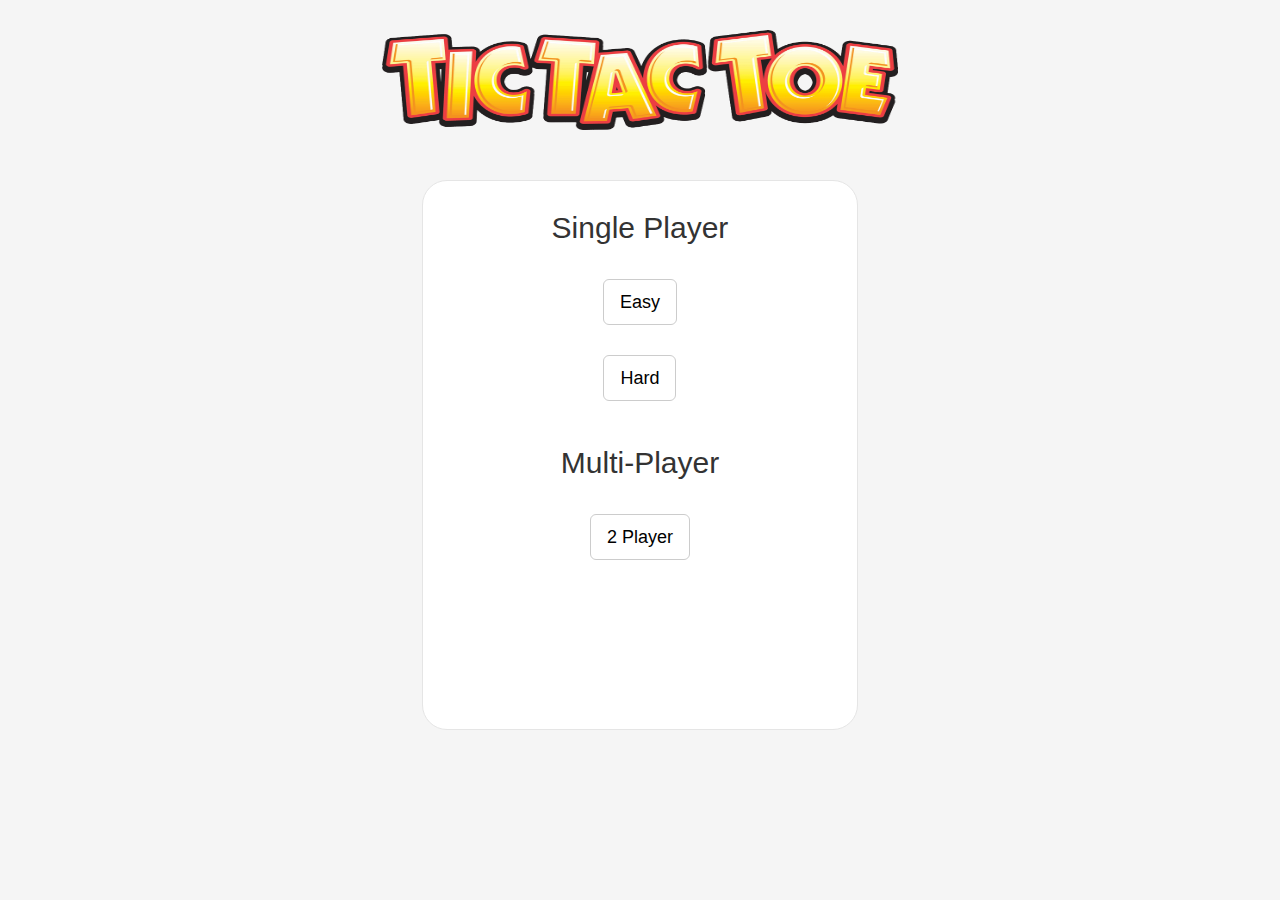
<file: ticTacHome.html>
<!doctype html>

<html lang="en">
<head>
  <meta charset="utf-8">

  <title>Tic Tac Toe</title>
  <meta name="description" content="Tic Tac Toe Game">
  <meta name="Brandon Nelson">
  <link rel="stylesheet" href="https://maxcdn.bootstrapcdn.com/bootstrap/3.3.4/css/bootstrap.min.css">
  <script src="http://ajax.googleapis.com/ajax/libs/jquery/1.11.2/jquery.min.js"></script>
  <script src="sweetalert-master/dist/sweetalert.min.js"></script>
  
  <link rel="stylesheet" type="text/css" href="sweetalert-master/dist/sweetalert.css">
  <link rel="stylesheet" type="text/css" href="base.css">

  <!--[if lt IE 9]>
  <script src="http://html5shiv.googlecode.com/svn/trunk/html5.js"></script>
  <![endif]-->

</head>
<body>
	<div class="row">
		<h1 class="text-center form-group" style="padding:10px"> <img src="tictac.img" alt="tic tac toe image" height="100" width="40%"> </h1>
			<div class="row col-xs-4 col-md-offset-4 text-center" id="navBox">
				<h2 class="text-center" style="padding:10px">Single Player</h2>
				<a href="ticTacEasy.html" style="margin:15px;" class="btn btn-default btn-lg" role="button">Easy</a><br>
				<a href="ticTacHard.html" style="margin:15px;" class="btn btn-default btn-lg" role="button">Hard</a><br>
				<h2 class="text-center" style="padding:10px">Multi-Player</h2>
				<a href="ticTacSingle.html" style="margin:15px;" class="btn btn-default btn-lg" role="button">2 Player</a>
			</div>
	</div>


</body>
</html>
</file>
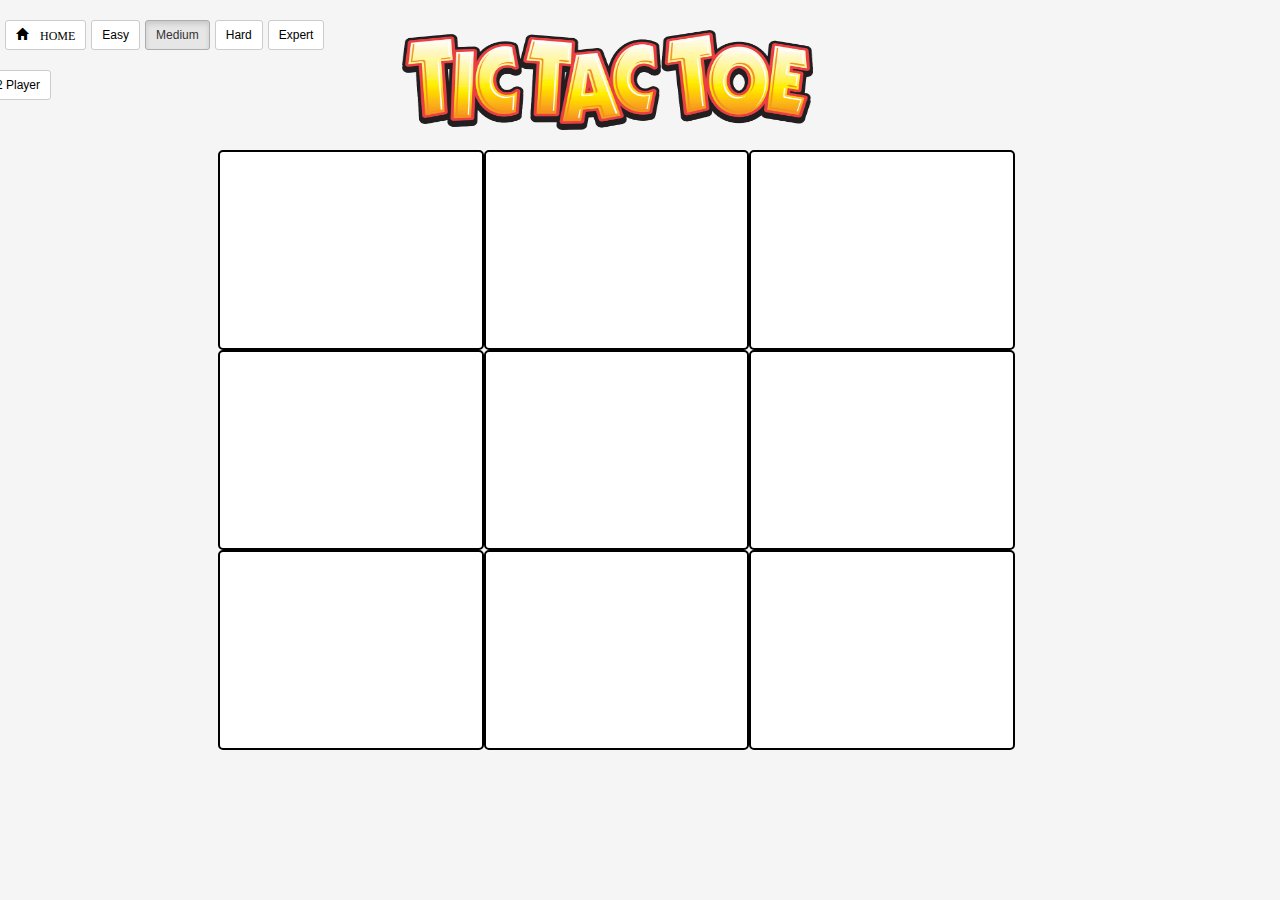
<file: ticTacMedium.html>
<!doctype html>

<html lang="en">
<head>
  <meta charset="utf-8">

  <title>Hard Tic Tac Toe</title>
  <meta name="description" content="Tic Tac Toe Game">
  <meta name="Brandon Nelson">
  <link rel="stylesheet" href="https://maxcdn.bootstrapcdn.com/bootstrap/3.3.4/css/bootstrap.min.css">
  <link rel="icon" href="favicon.ico" type="image/x-icon"/>
  <script src="https://ajax.googleapis.com/ajax/libs/jquery/1.11.2/jquery.min.js"></script>
  <script src="sweetalert-master/dist/sweetalert.min.js"></script>

  <link rel="stylesheet" type="text/css" href="sweetalert-master/dist/sweetalert.css">
  <link rel="stylesheet" type="text/css" href="base.css">

  <!--[if lt IE 9]>
  <script src="http://html5shiv.googlecode.com/svn/trunk/html5.js"></script>
  <![endif]-->
  
</head>
<body>
	<div class="row">
		<div class="row col-xs-4" style="height:150px;">
			<a href="index.html" style="margin:20px 5px 0 20px; float:left;" class="btn btn-default btn-sm" role="button"><span class="glyphicon glyphicon-home" aria-hidden="true"> HOME</a>
			<a href="ticTacEasy.html" style="margin:20px 5px 0 0; float:left;" class="btn btn-default btn-sm" role="button">Easy</a>
			<a href="ticTacMedium.html" style="margin:20px 5px 0 0; float:left;" class="btn btn-default btn-sm active" role="button">Medium</a>
			<a href="ticTacHard.html" style="margin:20px 5px 0 0; float:left;" class="btn btn-default btn-sm" role="button">Hard</a>
			<a href="ticTacExpert.html" style="margin:20px 5px 0 0; float:left;" class="btn btn-default btn-sm" role="button">Expert</a>
			<a href="ticTacSingle.html" style="margin:20px 5px 0 0; float:left;" class="btn btn-default btn-sm" role="button">2 Player</a>
		</div>
		<div class="row col-xs-8" style="height:150px;">
			<h1  style="padding:10px"> <img src="tictac.img" id="ticTacLogo" alt="tic tac toe image"> </h1>
		</div>
			<div class="row col-xs-10 col-md-offset-2" style="height:200px;">
				<a href="#" id="zero" class="col-xs-3 aBox" style="border: 2px solid black; height:100%"><div id="showZero" class="box text-center" style="height:100%"></div></a>
				<a href="#" id="one" class="col-xs-3 aBox" style="border: 2px solid black; height:100%"><div id="showOne" class="box text-center" style="height:100%"></div></a>
				<a href="#" id="two" class="col-xs-3 aBox" style="border: 2px solid black; height:100%;"><div id="showTwo" class="box text-center" style="height:100%"></div></a>
			</div>
			<div class="row col-xs-10 col-md-offset-2" style="height:200px">
				<a href="#" id="three" class="col-xs-3 aBox" style="border: 2px solid black; height:100%"><div id="showThree" class="box text-center" style="height:100%"></div></a>
				<a href="#" id="four" class="col-xs-3 aBox" style="border: 2px solid black; height:100%"><div id="showFour" class="box text-center" style="height:100%"></div></a>
				<a href="#" id="five" class="col-xs-3 aBox" style="border: 2px solid black; height:100%;"><div id="showFive" class="box text-center" style="height:100%"></div></a>
			</div>
			<div class="row col-xs-10 col-md-offset-2" style="height:200px">
				<a href="#" id="six" class="col-xs-3 aBox" style="border: 2px solid black; height:100%"><div id="showSix" class="box text-center" style="height:100%"></div></a>
				<a href="#" id="seven" class="col-xs-3 aBox" style="border: 2px solid black; height:100%"><div id="showSeven" class="box text-center" style="height:100%"></div></a>
				<a href="#" id="eight" class="col-xs-3 aBox" style="border: 2px solid black; height:100%;"><div id="showEight" class="box text-center" style="height:100%"></div></a>
			</div>
	</div>

<script type="text/javascript">

//this function will check if there is a winner or not, and who the winner is. 
function checkWinner(boxes){

	var winner = "";

	if(boxes[0] == "X" && boxes[1] == "X" && boxes[2] == "X"){
		winner = "You Win!";
	}else if(boxes[0] == "X" && boxes[3] == "X" && boxes[6] == "X") {
		winner = "You Win!";
	}else if(boxes[0] == "X" && boxes[4] == "X" && boxes[8] == "X") {
		winner = "You Win!";
	}else if(boxes[1] == "X" && boxes[4] == "X" && boxes[7] == "X") {
		winner = "You Win!";
	}else if(boxes[2] == "X" && boxes[5] == "X" && boxes[8] == "X") {
		winner = "You Win!";
	}else if(boxes[2] == "X" && boxes[4] == "X" && boxes[6] == "X") {
		winner = "You Win!";
	}else if(boxes[3] == "X" && boxes[4] == "X" && boxes[5] == "X") {
		winner = "You Win!";
	}else if(boxes[6] == "X" && boxes[7] == "X" && boxes[8] == "X") {
		winner = "You Win!";
	}else if(boxes[0] == "O" && boxes[1] == "O" && boxes[2] == "O"){
		winner = "Computer beat you, better luck next time!";
	}else if(boxes[0] == "O" && boxes[3] == "O" && boxes[6] == "O") {
		winner = "Computer beat you, better luck next time!";
	}else if(boxes[0] == "O" && boxes[4] == "O" && boxes[8] == "O") {
		winner = "Computer beat you, better luck next time!";
	}else if(boxes[1] == "O" && boxes[4] == "O" && boxes[7] == "O") {
		winner = "Computer beat you, better luck next time!";
	}else if(boxes[2] == "O" && boxes[5] == "O" && boxes[8] == "O") {
		winner = "Computer beat you, better luck next time!";
	}else if(boxes[2] == "O" && boxes[4] == "O" && boxes[6] == "O") {
		winner = "Computer beat you, better luck next time!";
	}else if(boxes[3] == "O" && boxes[4] == "O" && boxes[5] == "O") {
		winner = "Computer beat you, better luck next time!";
	}else if(boxes[6] == "O" && boxes[7] == "O" && boxes[8] == "O") {
		winner = "Computer beat you, better luck next time!";
	}else if(boxes[0] != "" && boxes[1] != "" && boxes[2] != "" && boxes[3] != "" && boxes[4] != "" && boxes[5] != "" && boxes[6] != "" && boxes[7] != "" && boxes[8]){
		winner = "Tie Game, Try Again!"
	}

	return winner;

}

//this function resets the game if someone has won. 
function alertReset(winner){

	console.log("In alert reset");

	sweetAlert({
  	title: winner, 
  	text: "click to play again"
	}, function(){
  	boxes = ["","","","","","","","",""];
	$(".box").show().empty().html("");
	$(".aBox").prop("disabled", false);;
});
}

//this function run checks for the hard game. 
function hardCheck(){
	if(boxes[0] == "X" && boxes[1] == "X" && boxes[2] == ""){
		$("#showTwo").show().empty().html(o);
		boxes[2] = "O";
	}
	else if(boxes[1] == "X" && boxes[0] == "X" && boxes[2] == ""){
		$("#showTwo").show().empty().html(o);
		boxes[2] = "O";
	}
	else if(boxes[0] == "X" && boxes[2] == "X" && boxes[1] == ""){
		$("#showOne").show().empty().html(o);
		boxes[1] = "O";
	}
	else if(boxes[2] == "X" && boxes[0] == "X" && boxes[1] == ""){
		$("#showOne").show().empty().html(o);
		boxes[1] = "O";
	}
	else if(boxes[0] == "X" && boxes[3] == "X" && boxes[6] == ""){
		$("#showSix").show().empty().html(o);
		boxes[6] = "O";
	}
	else if(boxes[3] == "X" && boxes[0] == "X" && boxes[6] == ""){
		$("#showSix").show().empty().html(o);
		boxes[6] = "O";
	}
	else if(boxes[0] == "X" && boxes[6] == "X" && boxes[3] == ""){
		$("#showThree").show().empty().html(o);
		boxes[3] = "O";
	}
	else if(boxes[6] == "X" && boxes[0] == "X" && boxes[3] == ""){
		$("#showThree").show().empty().html(o);
		boxes[3] = "O";
	}
	else if(boxes[0] == "X" && boxes[4] == "X" && boxes[8] == ""){
		$("#showEight").show().empty().html(o);
		boxes[8] = "O";
	}
	else if(boxes[4] == "X" && boxes[0] == "X" && boxes[8] == ""){
		$("#showEight").show().empty().html(o);
		boxes[8] = "O";
	}
	else if(boxes[0] == "X" && boxes[8] == "X" && boxes[4] == ""){
		$("#showFour").show().empty().html(o);
		boxes[4] = "O";
	}
	else if(boxes[8] == "X" && boxes[0] == "X" && boxes[4] == ""){
		$("#showFour").show().empty().html(o);
		boxes[4] = "O";
	}
	else if(boxes[1] == "X" && boxes[2] == "X" && boxes[0] == ""){
		$("#showZero").show().empty().html(o);
		boxes[0] = "O";
	}
	else if(boxes[2] == "X" && boxes[1] == "X" && boxes[0] == ""){
		$("#showZero").show().empty().html(o);
		boxes[0] = "O";
	}
	else if(boxes[1] == "X" && boxes[7] == "X" && boxes[4] == ""){
		$("#showFour").show().empty().html(o);
		boxes[4] = "O";
	}
	else if(boxes[7] == "X" && boxes[1] == "X" && boxes[4] == ""){
		$("#showFour").show().empty().html(o);
		boxes[4] = "O";
	}
	else if(boxes[1] == "X" && boxes[4] == "X" && boxes[7] == ""){
		$("#showSeven").show().empty().html(o);
		boxes[7] = "O";
	}
	else if(boxes[4] == "X" && boxes[1] == "X" && boxes[7] == ""){
		$("#showSeven").show().empty().html(o);
		boxes[7] = "O";
	}
	else if(boxes[2] == "X" && boxes[5] == "X" && boxes[8] == ""){
		$("#showEight").show().empty().html(o);
		boxes[8] = "O";
	}
	else if(boxes[5] == "X" && boxes[2] == "X" && boxes[8] == ""){
		$("#showEight").show().empty().html(o);
		boxes[8] = "O";
	}
	else if(boxes[2] == "X" && boxes[4] == "X" && boxes[6] == ""){
		$("#showSix").show().empty().html(o);
		boxes[6] = "O";
	}
	else if(boxes[4] == "X" && boxes[2] == "X" && boxes[6] == ""){
		$("#showSix").show().empty().html(o);
		boxes[6] = "O";
	}
	else if(boxes[2] == "X" && boxes[8] == "X" && boxes[5] == ""){
		$("#showFive").show().empty().html(o);
		boxes[5] = "O";
	}
	else if(boxes[8] == "X" && boxes[2] == "X" && boxes[5] == ""){
		$("#showFive").show().empty().html(o);
		boxes[5] = "O";
	}
	else if(boxes[2] == "X" && boxes[6] == "X" && boxes[4] == ""){
		$("#showFour").show().empty().html(o);
		boxes[4] = "O";
	}
	else if(boxes[6] == "X" && boxes[2] == "X" && boxes[4] == ""){
		$("#showFour").show().empty().html(o);
		boxes[4] = "O";
	}
	else if(boxes[3] == "X" && boxes[6] == "X" && boxes[0] == ""){
		$("#showZero").show().empty().html(o);
		boxes[0] = "O";
	}
	else if(boxes[6] == "X" && boxes[3] == "X" && boxes[0] == ""){
		$("#showZero").show().empty().html(o);
		boxes[0] = "O";
	}
	else if(boxes[3] == "X" && boxes[4] == "X" && boxes[5] == ""){
		$("#showFive").show().empty().html(o);
		boxes[5] = "O";
	}
	else if(boxes[4] == "X" && boxes[3] == "X" && boxes[5] == ""){
		$("#showFive").show().empty().html(o);
		boxes[5] = "O";
	}
	else if(boxes[3] == "X" && boxes[5] == "X" && boxes[4] == ""){
		$("#showFour").show().empty().html(o);
		boxes[4] = "O";
	}
	else if(boxes[5] == "X" && boxes[3] == "X" && boxes[4] == ""){
		$("#showFour").show().empty().html(o);
		boxes[4] = "O";
	}
	else if(boxes[4] == "X" && boxes[6] == "X" && boxes[2] == ""){
		$("#showTwo").show().empty().html(o);
		boxes[2] = "O";
	}
	else if(boxes[6] == "X" && boxes[4] == "X" && boxes[2] == ""){
		$("#showTwo").show().empty().html(o);
		boxes[2] = "O";
	}
	else if(boxes[4] == "X" && boxes[7] == "X" && boxes[1] == ""){
		$("#showOne").show().empty().html(o);
		boxes[1] = "O";
	}
	else if(boxes[7] == "X" && boxes[4] == "X" && boxes[1] == ""){
		$("#showOne").show().empty().html(o);
		boxes[1] = "O";
	}
	else if(boxes[4] == "X" && boxes[8] == "X" && boxes[0] == ""){
		$("#showZero").show().empty().html(o);
		boxes[0] = "O";
	}
	else if(boxes[8] == "X" && boxes[4] == "X" && boxes[0] == ""){
		$("#showZero").show().empty().html(o);
		boxes[0] = "O";
	}
	else if(boxes[4] == "X" && boxes[5] == "X" && boxes[3] == ""){
		$("#showThree").show().empty().html(o);
		boxes[3] = "O";
	}
	else if(boxes[5] == "X" && boxes[4] == "X" && boxes[3] == ""){
		$("#showThree").show().empty().html(o);
		boxes[3] = "O";
	}
	else if(boxes[5] == "X" && boxes[8] == "X" && boxes[2] == ""){
		$("#showTwo").show().empty().html(o);
		boxes[2] = "O";
	}
	else if(boxes[8] == "X" && boxes[5] == "X" && boxes[2] == ""){
		$("#showTwo").show().empty().html(o);
		boxes[2] = "O";
	}
	else if(boxes[6] == "X" && boxes[7] == "X" && boxes[8] == ""){
		$("#showEight").show().empty().html(o);
		boxes[8] = "O";
	}
	else if(boxes[7] == "X" && boxes[6] == "X" && boxes[8] == ""){
		$("#showEight").show().empty().html(o);
		boxes[8] = "O";
	}
	else if(boxes[6] == "X" && boxes[8] == "X" && boxes[7] == ""){
		$("#showSeven").show().empty().html(o);
		boxes[7] = "O";
	}
	else if(boxes[8] == "X" && boxes[6] == "X" && boxes[7] == ""){
		$("#showSeven").show().empty().html(o);
		boxes[7] = "O";
	}
	else if(boxes[7] == "X" && boxes[8] == "X" && boxes[6] == ""){
		$("#showSix").show().empty().html(o);
		boxes[6] = "O";
	}
	else if(boxes[8] == "X" && boxes[7] == "X" && boxes[6] == ""){
		$("#showSix").show().empty().html(o);
		boxes[6] = "O";
	}
}

  	$(document).ready(function() {

  		x = '<img style="margin-bottom:12%;" src="x.img" alt="x logo" height="80%" width="80%">';
  		o = '<img style="margin-bottom:12%;" src="o.img" alt="x logo" height="80%" width="80%">';

  		letter = "X";

  		boxes = ["","","","","","","","",""];

  		$(".box").hide();

  		$(document).on("click", "#zero", function(){
  			
	  		$("#showZero").show().empty().html(x);
	  		$("#zero").prop("disabled", true);

	  		boxes[0] = "X";

	  		if(boxes[0] == "X" && boxes[1] == "X" && boxes[2] == ""){
	  			$("#showTwo").show().empty().html(o);
	  			boxes[2] = "O";
	  		}
	  		else if(boxes[1] == "X" && boxes[0] == "X" && boxes[2] == ""){
	  			$("#showTwo").show().empty().html(o);
	  			boxes[2] = "O";
	  		}
	  		else if(boxes[0] == "X" && boxes[2] == "X" && boxes[1] == ""){
	  			$("#showOne").show().empty().html(o);
	  			boxes[1] = "O";
	  		}
	  		else if(boxes[2] == "X" && boxes[0] == "X" && boxes[1] == ""){
	  			$("#showOne").show().empty().html(o);
	  			boxes[1] = "O";
	  		}
	  		else if(boxes[0] == "X" && boxes[3] == "X" && boxes[6] == ""){
	  			$("#showSix").show().empty().html(o);
	  			boxes[6] = "O";
	  		}
	  		else if(boxes[3] == "X" && boxes[0] == "X" && boxes[6] == ""){
	  			$("#showSix").show().empty().html(o);
	  			boxes[6] = "O";
	  		}
	  		else if(boxes[0] == "X" && boxes[6] == "X" && boxes[3] == ""){
	  			$("#showThree").show().empty().html(o);
	  			boxes[3] = "O";
	  		}
	  		else if(boxes[6] == "X" && boxes[0] == "X" && boxes[3] == ""){
	  			$("#showThree").show().empty().html(o);
	  			boxes[3] = "O";
	  		}
	  		else if(boxes[0] == "X" && boxes[4] == "X" && boxes[8] == ""){
	  			$("#showEight").show().empty().html(o);
	  			boxes[8] = "O";
	  		}
	  		else if(boxes[4] == "X" && boxes[0] == "X" && boxes[8] == ""){
	  			$("#showEight").show().empty().html(o);
	  			boxes[8] = "O";
	  		}
	  		else if(boxes[0] == "X" && boxes[8] == "X" && boxes[4] == ""){
	  			$("#showFour").show().empty().html(o);
	  			boxes[4] = "O";
	  		}
	  		else if(boxes[8] == "X" && boxes[0] == "X" && boxes[4] == ""){
	  			$("#showFour").show().empty().html(o);
	  			boxes[4] = "O";
	  		}
	  		else if(boxes[1] == "X" && boxes[2] == "X" && boxes[0] == ""){
	  			$("#showZero").show().empty().html(o);
	  			boxes[0] = "O";
	  		}
	  		else if(boxes[2] == "X" && boxes[1] == "X" && boxes[0] == ""){
	  			$("#showZero").show().empty().html(o);
	  			boxes[0] = "O";
	  		}
	  		else if(boxes[1] == "X" && boxes[7] == "X" && boxes[4] == ""){
	  			$("#showFour").show().empty().html(o);
	  			boxes[4] = "O";
	  		}
	  		else if(boxes[7] == "X" && boxes[1] == "X" && boxes[4] == ""){
	  			$("#showFour").show().empty().html(o);
	  			boxes[4] = "O";
	  		}
	  		else if(boxes[1] == "X" && boxes[4] == "X" && boxes[7] == ""){
	  			$("#showSeven").show().empty().html(o);
	  			boxes[7] = "O";
	  		}
	  		else if(boxes[4] == "X" && boxes[1] == "X" && boxes[7] == ""){
	  			$("#showSeven").show().empty().html(o);
	  			boxes[7] = "O";
	  		}
	  		else if(boxes[2] == "X" && boxes[5] == "X" && boxes[8] == ""){
	  			$("#showEight").show().empty().html(o);
	  			boxes[8] = "O";
	  		}
	  		else if(boxes[5] == "X" && boxes[2] == "X" && boxes[8] == ""){
	  			$("#showEight").show().empty().html(o);
	  			boxes[8] = "O";
	  		}
	  		else if(boxes[2] == "X" && boxes[4] == "X" && boxes[6] == ""){
	  			$("#showSix").show().empty().html(o);
	  			boxes[6] = "O";
	  		}
	  		else if(boxes[4] == "X" && boxes[2] == "X" && boxes[6] == ""){
	  			$("#showSix").show().empty().html(o);
	  			boxes[6] = "O";
	  		}
	  		else if(boxes[2] == "X" && boxes[8] == "X" && boxes[5] == ""){
	  			$("#showFive").show().empty().html(o);
	  			boxes[5] = "O";
	  		}
	  		else if(boxes[8] == "X" && boxes[2] == "X" && boxes[5] == ""){
	  			$("#showFive").show().empty().html(o);
	  			boxes[5] = "O";
	  		}
	  		else if(boxes[2] == "X" && boxes[6] == "X" && boxes[4] == ""){
	  			$("#showFour").show().empty().html(o);
	  			boxes[4] = "O";
	  		}
	  		else if(boxes[6] == "X" && boxes[2] == "X" && boxes[4] == ""){
	  			$("#showFour").show().empty().html(o);
	  			boxes[4] = "O";
	  		}
	  		else if(boxes[3] == "X" && boxes[6] == "X" && boxes[0] == ""){
	  			$("#showZero").show().empty().html(o);
	  			boxes[0] = "O";
	  		}
	  		else if(boxes[6] == "X" && boxes[3] == "X" && boxes[0] == ""){
	  			$("#showZero").show().empty().html(o);
	  			boxes[0] = "O";
	  		}
	  		else if(boxes[3] == "X" && boxes[4] == "X" && boxes[5] == ""){
	  			$("#showFive").show().empty().html(o);
	  			boxes[5] = "O";
	  		}
	  		else if(boxes[4] == "X" && boxes[3] == "X" && boxes[5] == ""){
	  			$("#showFive").show().empty().html(o);
	  			boxes[5] = "O";
	  		}
	  		else if(boxes[3] == "X" && boxes[5] == "X" && boxes[4] == ""){
	  			$("#showFour").show().empty().html(o);
	  			boxes[4] = "O";
	  		}
	  		else if(boxes[5] == "X" && boxes[3] == "X" && boxes[4] == ""){
	  			$("#showFour").show().empty().html(o);
	  			boxes[4] = "O";
	  		}
	  		else if(boxes[4] == "X" && boxes[6] == "X" && boxes[2] == ""){
	  			$("#showTwo").show().empty().html(o);
	  			boxes[2] = "O";
	  		}
	  		else if(boxes[6] == "X" && boxes[4] == "X" && boxes[2] == ""){
	  			$("#showTwo").show().empty().html(o);
	  			boxes[2] = "O";
	  		}
	  		else if(boxes[4] == "X" && boxes[7] == "X" && boxes[1] == ""){
	  			$("#showOne").show().empty().html(o);
	  			boxes[1] = "O";
	  		}
	  		else if(boxes[7] == "X" && boxes[4] == "X" && boxes[1] == ""){
	  			$("#showOne").show().empty().html(o);
	  			boxes[1] = "O";
	  		}
	  		else if(boxes[4] == "X" && boxes[8] == "X" && boxes[0] == ""){
	  			$("#showZero").show().empty().html(o);
	  			boxes[0] = "O";
	  		}
	  		else if(boxes[8] == "X" && boxes[4] == "X" && boxes[0] == ""){
	  			$("#showZero").show().empty().html(o);
	  			boxes[0] = "O";
	  		}
	  		else if(boxes[4] == "X" && boxes[5] == "X" && boxes[3] == ""){
	  			$("#showThree").show().empty().html(o);
	  			boxes[3] = "O";
	  		}
	  		else if(boxes[5] == "X" && boxes[4] == "X" && boxes[3] == ""){
	  			$("#showThree").show().empty().html(o);
	  			boxes[3] = "O";
	  		}
	  		else if(boxes[5] == "X" && boxes[8] == "X" && boxes[2] == ""){
	  			$("#showTwo").show().empty().html(o);
	  			boxes[2] = "O";
	  		}
	  		else if(boxes[8] == "X" && boxes[5] == "X" && boxes[2] == ""){
	  			$("#showTwo").show().empty().html(o);
	  			boxes[2] = "O";
	  		}
	  		else if(boxes[6] == "X" && boxes[7] == "X" && boxes[8] == ""){
	  			$("#showEight").show().empty().html(o);
	  			boxes[8] = "O";
	  		}
	  		else if(boxes[7] == "X" && boxes[6] == "X" && boxes[8] == ""){
	  			$("#showEight").show().empty().html(o);
	  			boxes[8] = "O";
	  		}
	  		else if(boxes[6] == "X" && boxes[8] == "X" && boxes[7] == ""){
	  			$("#showSeven").show().empty().html(o);
	  			boxes[7] = "O";
	  		}
	  		else if(boxes[8] == "X" && boxes[6] == "X" && boxes[7] == ""){
	  			$("#showSeven").show().empty().html(o);
	  			boxes[7] = "O";
	  		}
	  		else if(boxes[7] == "X" && boxes[8] == "X" && boxes[6] == ""){
	  			$("#showSix").show().empty().html(o);
	  			boxes[6] = "O";
	  		}
	  		else if(boxes[8] == "X" && boxes[7] == "X" && boxes[6] == ""){
	  			$("#showSix").show().empty().html(o);
	  			boxes[6] = "O";
	  		}
	  		else if(boxes[8] == ""){
	  			$("#showEight").show().empty().html(o);
	  			boxes[8] = "O";
	  		}else if(boxes[2] == ""){
	  			$("#showTwo").show().empty().html(o);
	  			boxes[2] = "O";
	  		}else if(boxes[6] == ""){
	  			$("#showSix").show().empty().html(o);
	  			boxes[6] = "O";
	  		}else if(boxes[3] == ""){
	  			$("#showThree").show().empty().html(o);
	  			boxes[3] = "O";
	  		}else if(boxes[5] == ""){
	  			$("#showFive").show().empty().html(o);
	  			boxes[5] = "O";
	  		}else if(boxes[1] == ""){
	  			$("#showOne").show().empty().html(o);
	  			boxes[1] = "O";
	  		}else if(boxes[4] == ""){
	  			$("#showFour").show().empty().html(o);
	  			boxes[4] = "O";
	  		}else if(boxes[7] == ""){
	  			$("#showSeven").show().empty().html(o);
	  			boxes[7] = "O";
	  		}

	  		var winner = checkWinner(boxes);
	  		if(winner != ""){
		  		alertReset(winner);
		  	}

		});

		$(document).on("click", "#one", function(){

			$("#showOne").show().empty().html(x);
			$("#one").prop("disabled", true);

			boxes[1] = "X";

			console.log(boxes);

	  		if(boxes[0] == "X" && boxes[1] == "X" && boxes[2] == ""){
	  			$("#showTwo").show().empty().html(o);
	  			boxes[2] = "O";
	  		}
	  		else if(boxes[1] == "X" && boxes[0] == "X" && boxes[2] == ""){
	  			$("#showTwo").show().empty().html(o);
	  			boxes[2] = "O";
	  		}
	  		else if(boxes[0] == "X" && boxes[2] == "X" && boxes[1] == ""){
	  			$("#showOne").show().empty().html(o);
	  			boxes[1] = "O";
	  		}
	  		else if(boxes[2] == "X" && boxes[0] == "X" && boxes[1] == ""){
	  			$("#showOne").show().empty().html(o);
	  			boxes[1] = "O";
	  		}
	  		else if(boxes[0] == "X" && boxes[3] == "X" && boxes[6] == ""){
	  			$("#showSix").show().empty().html(o);
	  			boxes[6] = "O";
	  		}
	  		else if(boxes[3] == "X" && boxes[0] == "X" && boxes[6] == ""){
	  			$("#showSix").show().empty().html(o);
	  			boxes[6] = "O";
	  		}
	  		else if(boxes[0] == "X" && boxes[6] == "X" && boxes[3] == ""){
	  			$("#showThree").show().empty().html(o);
	  			boxes[3] = "O";
	  		}
	  		else if(boxes[6] == "X" && boxes[0] == "X" && boxes[3] == ""){
	  			$("#showThree").show().empty().html(o);
	  			boxes[3] = "O";
	  		}
	  		else if(boxes[0] == "X" && boxes[4] == "X" && boxes[8] == ""){
	  			$("#showEight").show().empty().html(o);
	  			boxes[8] = "O";
	  		}
	  		else if(boxes[4] == "X" && boxes[0] == "X" && boxes[8] == ""){
	  			$("#showEight").show().empty().html(o);
	  			boxes[8] = "O";
	  		}
	  		else if(boxes[0] == "X" && boxes[8] == "X" && boxes[4] == ""){
	  			$("#showFour").show().empty().html(o);
	  			boxes[4] = "O";
	  		}
	  		else if(boxes[8] == "X" && boxes[0] == "X" && boxes[4] == ""){
	  			$("#showFour").show().empty().html(o);
	  			boxes[4] = "O";
	  		}
	  		else if(boxes[1] == "X" && boxes[2] == "X" && boxes[0] == ""){
	  			$("#showZero").show().empty().html(o);
	  			boxes[0] = "O";
	  		}
	  		else if(boxes[2] == "X" && boxes[1] == "X" && boxes[0] == ""){
	  			$("#showZero").show().empty().html(o);
	  			boxes[0] = "O";
	  		}
	  		else if(boxes[1] == "X" && boxes[7] == "X" && boxes[4] == ""){
	  			$("#showFour").show().empty().html(o);
	  			boxes[4] = "O";
	  		}
	  		else if(boxes[7] == "X" && boxes[1] == "X" && boxes[4] == ""){
	  			$("#showFour").show().empty().html(o);
	  			boxes[4] = "O";
	  		}
	  		else if(boxes[1] == "X" && boxes[4] == "X" && boxes[7] == ""){
	  			$("#showSeven").show().empty().html(o);
	  			boxes[7] = "O";
	  		}
	  		else if(boxes[4] == "X" && boxes[1] == "X" && boxes[7] == ""){
	  			$("#showSeven").show().empty().html(o);
	  			boxes[7] = "O";
	  		}
	  		else if(boxes[2] == "X" && boxes[5] == "X" && boxes[8] == ""){
	  			$("#showEight").show().empty().html(o);
	  			boxes[8] = "O";
	  		}
	  		else if(boxes[5] == "X" && boxes[2] == "X" && boxes[8] == ""){
	  			$("#showEight").show().empty().html(o);
	  			boxes[8] = "O";
	  		}
	  		else if(boxes[2] == "X" && boxes[4] == "X" && boxes[6] == ""){
	  			$("#showSix").show().empty().html(o);
	  			boxes[6] = "O";
	  		}
	  		else if(boxes[4] == "X" && boxes[2] == "X" && boxes[6] == ""){
	  			$("#showSix").show().empty().html(o);
	  			boxes[6] = "O";
	  		}
	  		else if(boxes[2] == "X" && boxes[8] == "X" && boxes[5] == ""){
	  			$("#showFive").show().empty().html(o);
	  			boxes[5] = "O";
	  		}
	  		else if(boxes[8] == "X" && boxes[2] == "X" && boxes[5] == ""){
	  			$("#showFive").show().empty().html(o);
	  			boxes[5] = "O";
	  		}
	  		else if(boxes[2] == "X" && boxes[6] == "X" && boxes[4] == ""){
	  			$("#showFour").show().empty().html(o);
	  			boxes[4] = "O";
	  		}
	  		else if(boxes[6] == "X" && boxes[2] == "X" && boxes[4] == ""){
	  			$("#showFour").show().empty().html(o);
	  			boxes[4] = "O";
	  		}
	  		else if(boxes[3] == "X" && boxes[6] == "X" && boxes[0] == ""){
	  			$("#showZero").show().empty().html(o);
	  			boxes[0] = "O";
	  		}
	  		else if(boxes[6] == "X" && boxes[3] == "X" && boxes[0] == ""){
	  			$("#showZero").show().empty().html(o);
	  			boxes[0] = "O";
	  		}
	  		else if(boxes[3] == "X" && boxes[4] == "X" && boxes[5] == ""){
	  			$("#showFive").show().empty().html(o);
	  			boxes[5] = "O";
	  		}
	  		else if(boxes[4] == "X" && boxes[3] == "X" && boxes[5] == ""){
	  			$("#showFive").show().empty().html(o);
	  			boxes[5] = "O";
	  		}
	  		else if(boxes[3] == "X" && boxes[5] == "X" && boxes[4] == ""){
	  			$("#showFour").show().empty().html(o);
	  			boxes[4] = "O";
	  		}
	  		else if(boxes[5] == "X" && boxes[3] == "X" && boxes[4] == ""){
	  			$("#showFour").show().empty().html(o);
	  			boxes[4] = "O";
	  		}
	  		else if(boxes[4] == "X" && boxes[6] == "X" && boxes[2] == ""){
	  			$("#showTwo").show().empty().html(o);
	  			boxes[2] = "O";
	  		}
	  		else if(boxes[6] == "X" && boxes[4] == "X" && boxes[2] == ""){
	  			$("#showTwo").show().empty().html(o);
	  			boxes[2] = "O";
	  		}
	  		else if(boxes[4] == "X" && boxes[7] == "X" && boxes[1] == ""){
	  			$("#showOne").show().empty().html(o);
	  			boxes[1] = "O";
	  		}
	  		else if(boxes[7] == "X" && boxes[4] == "X" && boxes[1] == ""){
	  			$("#showOne").show().empty().html(o);
	  			boxes[1] = "O";
	  		}
	  		else if(boxes[4] == "X" && boxes[8] == "X" && boxes[0] == ""){
	  			$("#showZero").show().empty().html(o);
	  			boxes[0] = "O";
	  		}
	  		else if(boxes[8] == "X" && boxes[4] == "X" && boxes[0] == ""){
	  			$("#showZero").show().empty().html(o);
	  			boxes[0] = "O";
	  		}
	  		else if(boxes[4] == "X" && boxes[5] == "X" && boxes[3] == ""){
	  			$("#showThree").show().empty().html(o);
	  			boxes[3] = "O";
	  		}
	  		else if(boxes[5] == "X" && boxes[4] == "X" && boxes[3] == ""){
	  			$("#showThree").show().empty().html(o);
	  			boxes[3] = "O";
	  		}
	  		else if(boxes[5] == "X" && boxes[8] == "X" && boxes[2] == ""){
	  			$("#showTwo").show().empty().html(o);
	  			boxes[2] = "O";
	  		}
	  		else if(boxes[8] == "X" && boxes[5] == "X" && boxes[2] == ""){
	  			$("#showTwo").show().empty().html(o);
	  			boxes[2] = "O";
	  		}
	  		else if(boxes[6] == "X" && boxes[7] == "X" && boxes[8] == ""){
	  			$("#showEight").show().empty().html(o);
	  			boxes[8] = "O";
	  		}
	  		else if(boxes[7] == "X" && boxes[6] == "X" && boxes[8] == ""){
	  			$("#showEight").show().empty().html(o);
	  			boxes[8] = "O";
	  		}
	  		else if(boxes[6] == "X" && boxes[8] == "X" && boxes[7] == ""){
	  			$("#showSeven").show().empty().html(o);
	  			boxes[7] = "O";
	  		}
	  		else if(boxes[8] == "X" && boxes[6] == "X" && boxes[7] == ""){
	  			$("#showSeven").show().empty().html(o);
	  			boxes[7] = "O";
	  		}
	  		else if(boxes[7] == "X" && boxes[8] == "X" && boxes[6] == ""){
	  			$("#showSix").show().empty().html(o);
	  			boxes[6] = "O";
	  		}
	  		else if(boxes[8] == "X" && boxes[7] == "X" && boxes[6] == ""){
	  			$("#showSix").show().empty().html(o);
	  			boxes[6] = "O";
	  		}
	  		else if(boxes[0] == ""){
	  			$("#showZero").show().empty().html(o);
	  			boxes[0] = "O";
	  		}else if(boxes[2] == ""){
	  			$("#showTwo").show().empty().html(o);
	  			boxes[2] = "O";
	  		}else if(boxes[4] == ""){
	  			$("#showFour").show().empty().html(o);
	  			boxes[4] = "O";
	  		}else if(boxes[7] == ""){
	  			$("#showSeven").show().empty().html(o);
	  			boxes[7] = "O";
	  		}else if(boxes[6] == ""){
	  			$("#showSix").show().empty().html(o);
	  			boxes[6] = "O";
	  		}else if(boxes[8] == ""){
	  			$("#showEight").show().empty().html(o);
	  			boxes[8] = "O";
	  		}else if(boxes[3] == ""){
	  			$("#showThree").show().empty().html(o);
	  			boxes[3] = "O";
	  		}else if(boxes[5] == ""){
	  			$("#showFive").show().empty().html(o);
	  			boxes[5] = "O";
	  		}

	  		var winner = checkWinner(boxes);
	  		if(winner != ""){
		  		alertReset(winner);
		  	}
		});

		$(document).on("click", "#two", function(){

			$("#showTwo").show().empty().html(x);
			$("#two").prop("disabled", true);

			boxes[2] = "X";

			console.log(boxes);

	  		if(boxes[0] == "X" && boxes[1] == "X" && boxes[2] == ""){
	  			$("#showTwo").show().empty().html(o);
	  			boxes[2] = "O";
	  		}
	  		else if(boxes[1] == "X" && boxes[0] == "X" && boxes[2] == ""){
	  			$("#showTwo").show().empty().html(o);
	  			boxes[2] = "O";
	  		}
	  		else if(boxes[0] == "X" && boxes[2] == "X" && boxes[1] == ""){
	  			$("#showOne").show().empty().html(o);
	  			boxes[1] = "O";
	  		}
	  		else if(boxes[2] == "X" && boxes[0] == "X" && boxes[1] == ""){
	  			$("#showOne").show().empty().html(o);
	  			boxes[1] = "O";
	  		}
	  		else if(boxes[0] == "X" && boxes[3] == "X" && boxes[6] == ""){
	  			$("#showSix").show().empty().html(o);
	  			boxes[6] = "O";
	  		}
	  		else if(boxes[3] == "X" && boxes[0] == "X" && boxes[6] == ""){
	  			$("#showSix").show().empty().html(o);
	  			boxes[6] = "O";
	  		}
	  		else if(boxes[0] == "X" && boxes[6] == "X" && boxes[3] == ""){
	  			$("#showThree").show().empty().html(o);
	  			boxes[3] = "O";
	  		}
	  		else if(boxes[6] == "X" && boxes[0] == "X" && boxes[3] == ""){
	  			$("#showThree").show().empty().html(o);
	  			boxes[3] = "O";
	  		}
	  		else if(boxes[0] == "X" && boxes[4] == "X" && boxes[8] == ""){
	  			$("#showEight").show().empty().html(o);
	  			boxes[8] = "O";
	  		}
	  		else if(boxes[4] == "X" && boxes[0] == "X" && boxes[8] == ""){
	  			$("#showEight").show().empty().html(o);
	  			boxes[8] = "O";
	  		}
	  		else if(boxes[0] == "X" && boxes[8] == "X" && boxes[4] == ""){
	  			$("#showFour").show().empty().html(o);
	  			boxes[4] = "O";
	  		}
	  		else if(boxes[8] == "X" && boxes[0] == "X" && boxes[4] == ""){
	  			$("#showFour").show().empty().html(o);
	  			boxes[4] = "O";
	  		}
	  		else if(boxes[1] == "X" && boxes[2] == "X" && boxes[0] == ""){
	  			$("#showZero").show().empty().html(o);
	  			boxes[0] = "O";
	  		}
	  		else if(boxes[2] == "X" && boxes[1] == "X" && boxes[0] == ""){
	  			$("#showZero").show().empty().html(o);
	  			boxes[0] = "O";
	  		}
	  		else if(boxes[1] == "X" && boxes[7] == "X" && boxes[4] == ""){
	  			$("#showFour").show().empty().html(o);
	  			boxes[4] = "O";
	  		}
	  		else if(boxes[7] == "X" && boxes[1] == "X" && boxes[4] == ""){
	  			$("#showFour").show().empty().html(o);
	  			boxes[4] = "O";
	  		}
	  		else if(boxes[1] == "X" && boxes[4] == "X" && boxes[7] == ""){
	  			$("#showSeven").show().empty().html(o);
	  			boxes[7] = "O";
	  		}
	  		else if(boxes[4] == "X" && boxes[1] == "X" && boxes[7] == ""){
	  			$("#showSeven").show().empty().html(o);
	  			boxes[7] = "O";
	  		}
	  		else if(boxes[2] == "X" && boxes[5] == "X" && boxes[8] == ""){
	  			$("#showEight").show().empty().html(o);
	  			boxes[8] = "O";
	  		}
	  		else if(boxes[5] == "X" && boxes[2] == "X" && boxes[8] == ""){
	  			$("#showEight").show().empty().html(o);
	  			boxes[8] = "O";
	  		}
	  		else if(boxes[2] == "X" && boxes[4] == "X" && boxes[6] == ""){
	  			$("#showSix").show().empty().html(o);
	  			boxes[6] = "O";
	  		}
	  		else if(boxes[4] == "X" && boxes[2] == "X" && boxes[6] == ""){
	  			$("#showSix").show().empty().html(o);
	  			boxes[6] = "O";
	  		}
	  		else if(boxes[2] == "X" && boxes[8] == "X" && boxes[5] == ""){
	  			$("#showFive").show().empty().html(o);
	  			boxes[5] = "O";
	  		}
	  		else if(boxes[8] == "X" && boxes[2] == "X" && boxes[5] == ""){
	  			$("#showFive").show().empty().html(o);
	  			boxes[5] = "O";
	  		}
	  		else if(boxes[2] == "X" && boxes[6] == "X" && boxes[4] == ""){
	  			$("#showFour").show().empty().html(o);
	  			boxes[4] = "O";
	  		}
	  		else if(boxes[6] == "X" && boxes[2] == "X" && boxes[4] == ""){
	  			$("#showFour").show().empty().html(o);
	  			boxes[4] = "O";
	  		}
	  		else if(boxes[3] == "X" && boxes[6] == "X" && boxes[0] == ""){
	  			$("#showZero").show().empty().html(o);
	  			boxes[0] = "O";
	  		}
	  		else if(boxes[6] == "X" && boxes[3] == "X" && boxes[0] == ""){
	  			$("#showZero").show().empty().html(o);
	  			boxes[0] = "O";
	  		}
	  		else if(boxes[3] == "X" && boxes[4] == "X" && boxes[5] == ""){
	  			$("#showFive").show().empty().html(o);
	  			boxes[5] = "O";
	  		}
	  		else if(boxes[4] == "X" && boxes[3] == "X" && boxes[5] == ""){
	  			$("#showFive").show().empty().html(o);
	  			boxes[5] = "O";
	  		}
	  		else if(boxes[3] == "X" && boxes[5] == "X" && boxes[4] == ""){
	  			$("#showFour").show().empty().html(o);
	  			boxes[4] = "O";
	  		}
	  		else if(boxes[5] == "X" && boxes[3] == "X" && boxes[4] == ""){
	  			$("#showFour").show().empty().html(o);
	  			boxes[4] = "O";
	  		}
	  		else if(boxes[4] == "X" && boxes[6] == "X" && boxes[2] == ""){
	  			$("#showTwo").show().empty().html(o);
	  			boxes[2] = "O";
	  		}
	  		else if(boxes[6] == "X" && boxes[4] == "X" && boxes[2] == ""){
	  			$("#showTwo").show().empty().html(o);
	  			boxes[2] = "O";
	  		}
	  		else if(boxes[4] == "X" && boxes[7] == "X" && boxes[1] == ""){
	  			$("#showOne").show().empty().html(o);
	  			boxes[1] = "O";
	  		}
	  		else if(boxes[7] == "X" && boxes[4] == "X" && boxes[1] == ""){
	  			$("#showOne").show().empty().html(o);
	  			boxes[1] = "O";
	  		}
	  		else if(boxes[4] == "X" && boxes[8] == "X" && boxes[0] == ""){
	  			$("#showZero").show().empty().html(o);
	  			boxes[0] = "O";
	  		}
	  		else if(boxes[8] == "X" && boxes[4] == "X" && boxes[0] == ""){
	  			$("#showZero").show().empty().html(o);
	  			boxes[0] = "O";
	  		}
	  		else if(boxes[4] == "X" && boxes[5] == "X" && boxes[3] == ""){
	  			$("#showThree").show().empty().html(o);
	  			boxes[3] = "O";
	  		}
	  		else if(boxes[5] == "X" && boxes[4] == "X" && boxes[3] == ""){
	  			$("#showThree").show().empty().html(o);
	  			boxes[3] = "O";
	  		}
	  		else if(boxes[5] == "X" && boxes[8] == "X" && boxes[2] == ""){
	  			$("#showTwo").show().empty().html(o);
	  			boxes[2] = "O";
	  		}
	  		else if(boxes[8] == "X" && boxes[5] == "X" && boxes[2] == ""){
	  			$("#showTwo").show().empty().html(o);
	  			boxes[2] = "O";
	  		}
	  		else if(boxes[6] == "X" && boxes[7] == "X" && boxes[8] == ""){
	  			$("#showEight").show().empty().html(o);
	  			boxes[8] = "O";
	  		}
	  		else if(boxes[7] == "X" && boxes[6] == "X" && boxes[8] == ""){
	  			$("#showEight").show().empty().html(o);
	  			boxes[8] = "O";
	  		}
	  		else if(boxes[6] == "X" && boxes[8] == "X" && boxes[7] == ""){
	  			$("#showSeven").show().empty().html(o);
	  			boxes[7] = "O";
	  		}
	  		else if(boxes[8] == "X" && boxes[6] == "X" && boxes[7] == ""){
	  			$("#showSeven").show().empty().html(o);
	  			boxes[7] = "O";
	  		}
	  		else if(boxes[7] == "X" && boxes[8] == "X" && boxes[6] == ""){
	  			$("#showSix").show().empty().html(o);
	  			boxes[6] = "O";
	  		}
	  		else if(boxes[8] == "X" && boxes[7] == "X" && boxes[6] == ""){
	  			$("#showSix").show().empty().html(o);
	  			boxes[6] = "O";
	  		}
	  		else if(boxes[6] == ""){
	  			$("#showSix").show().empty().html(o);
	  			boxes[6] = "O";
	  		}else if(boxes[0] == ""){
	  			$("#showZero").show().empty().html(o);
	  			boxes[0] = "O";
	  		}else if(boxes[8] == ""){
	  			$("#showEight").show().empty().html(o);
	  			boxes[8] = "O";
	  		}else if(boxes[1] == ""){
	  			$("#showOne").show().empty().html(o);
	  			boxes[1] = "O";
	  		}else if(boxes[5] == ""){
	  			$("#showFive").show().empty().html(o);
	  			boxes[5] = "O";
	  		}else if(boxes[4] == ""){
	  			$("#showFour").show().empty().html(o);
	  			boxes[4] = "O";
	  		}else if(boxes[3] == ""){
	  			$("#showThree").show().empty().html(o);
	  			boxes[3] = "O";
	  		}else if(boxes[7] == ""){
	  			$("#showSeven").show().empty().html(o);
	  			boxes[7] = "O";
	  		}

	  		var winner = checkWinner(boxes);
	  		if(winner != ""){
		  		alertReset(winner);
		  	}
		});

		$(document).on("click", "#three", function(){

			$("#showThree").show().empty().html(x);
			$("#three").prop("disabled", true);

			boxes[3] = "X";

			console.log(boxes);

	  		if(boxes[0] == "X" && boxes[1] == "X" && boxes[2] == ""){
	  			$("#showTwo").show().empty().html(o);
	  			boxes[2] = "O";
	  		}
	  		else if(boxes[1] == "X" && boxes[0] == "X" && boxes[2] == ""){
	  			$("#showTwo").show().empty().html(o);
	  			boxes[2] = "O";
	  		}
	  		else if(boxes[0] == "X" && boxes[2] == "X" && boxes[1] == ""){
	  			$("#showOne").show().empty().html(o);
	  			boxes[1] = "O";
	  		}
	  		else if(boxes[2] == "X" && boxes[0] == "X" && boxes[1] == ""){
	  			$("#showOne").show().empty().html(o);
	  			boxes[1] = "O";
	  		}
	  		else if(boxes[0] == "X" && boxes[3] == "X" && boxes[6] == ""){
	  			$("#showSix").show().empty().html(o);
	  			boxes[6] = "O";
	  		}
	  		else if(boxes[3] == "X" && boxes[0] == "X" && boxes[6] == ""){
	  			$("#showSix").show().empty().html(o);
	  			boxes[6] = "O";
	  		}
	  		else if(boxes[0] == "X" && boxes[6] == "X" && boxes[3] == ""){
	  			$("#showThree").show().empty().html(o);
	  			boxes[3] = "O";
	  		}
	  		else if(boxes[6] == "X" && boxes[0] == "X" && boxes[3] == ""){
	  			$("#showThree").show().empty().html(o);
	  			boxes[3] = "O";
	  		}
	  		else if(boxes[0] == "X" && boxes[4] == "X" && boxes[8] == ""){
	  			$("#showEight").show().empty().html(o);
	  			boxes[8] = "O";
	  		}
	  		else if(boxes[4] == "X" && boxes[0] == "X" && boxes[8] == ""){
	  			$("#showEight").show().empty().html(o);
	  			boxes[8] = "O";
	  		}
	  		else if(boxes[0] == "X" && boxes[8] == "X" && boxes[4] == ""){
	  			$("#showFour").show().empty().html(o);
	  			boxes[4] = "O";
	  		}
	  		else if(boxes[8] == "X" && boxes[0] == "X" && boxes[4] == ""){
	  			$("#showFour").show().empty().html(o);
	  			boxes[4] = "O";
	  		}
	  		else if(boxes[1] == "X" && boxes[2] == "X" && boxes[0] == ""){
	  			$("#showZero").show().empty().html(o);
	  			boxes[0] = "O";
	  		}
	  		else if(boxes[2] == "X" && boxes[1] == "X" && boxes[0] == ""){
	  			$("#showZero").show().empty().html(o);
	  			boxes[0] = "O";
	  		}
	  		else if(boxes[1] == "X" && boxes[7] == "X" && boxes[4] == ""){
	  			$("#showFour").show().empty().html(o);
	  			boxes[4] = "O";
	  		}
	  		else if(boxes[7] == "X" && boxes[1] == "X" && boxes[4] == ""){
	  			$("#showFour").show().empty().html(o);
	  			boxes[4] = "O";
	  		}
	  		else if(boxes[1] == "X" && boxes[4] == "X" && boxes[7] == ""){
	  			$("#showSeven").show().empty().html(o);
	  			boxes[7] = "O";
	  		}
	  		else if(boxes[4] == "X" && boxes[1] == "X" && boxes[7] == ""){
	  			$("#showSeven").show().empty().html(o);
	  			boxes[7] = "O";
	  		}
	  		else if(boxes[2] == "X" && boxes[5] == "X" && boxes[8] == ""){
	  			$("#showEight").show().empty().html(o);
	  			boxes[8] = "O";
	  		}
	  		else if(boxes[5] == "X" && boxes[2] == "X" && boxes[8] == ""){
	  			$("#showEight").show().empty().html(o);
	  			boxes[8] = "O";
	  		}
	  		else if(boxes[2] == "X" && boxes[4] == "X" && boxes[6] == ""){
	  			$("#showSix").show().empty().html(o);
	  			boxes[6] = "O";
	  		}
	  		else if(boxes[4] == "X" && boxes[2] == "X" && boxes[6] == ""){
	  			$("#showSix").show().empty().html(o);
	  			boxes[6] = "O";
	  		}
	  		else if(boxes[2] == "X" && boxes[8] == "X" && boxes[5] == ""){
	  			$("#showFive").show().empty().html(o);
	  			boxes[5] = "O";
	  		}
	  		else if(boxes[8] == "X" && boxes[2] == "X" && boxes[5] == ""){
	  			$("#showFive").show().empty().html(o);
	  			boxes[5] = "O";
	  		}
	  		else if(boxes[2] == "X" && boxes[6] == "X" && boxes[4] == ""){
	  			$("#showFour").show().empty().html(o);
	  			boxes[4] = "O";
	  		}
	  		else if(boxes[6] == "X" && boxes[2] == "X" && boxes[4] == ""){
	  			$("#showFour").show().empty().html(o);
	  			boxes[4] = "O";
	  		}
	  		else if(boxes[3] == "X" && boxes[6] == "X" && boxes[0] == ""){
	  			$("#showZero").show().empty().html(o);
	  			boxes[0] = "O";
	  		}
	  		else if(boxes[6] == "X" && boxes[3] == "X" && boxes[0] == ""){
	  			$("#showZero").show().empty().html(o);
	  			boxes[0] = "O";
	  		}
	  		else if(boxes[3] == "X" && boxes[4] == "X" && boxes[5] == ""){
	  			$("#showFive").show().empty().html(o);
	  			boxes[5] = "O";
	  		}
	  		else if(boxes[4] == "X" && boxes[3] == "X" && boxes[5] == ""){
	  			$("#showFive").show().empty().html(o);
	  			boxes[5] = "O";
	  		}
	  		else if(boxes[3] == "X" && boxes[5] == "X" && boxes[4] == ""){
	  			$("#showFour").show().empty().html(o);
	  			boxes[4] = "O";
	  		}
	  		else if(boxes[5] == "X" && boxes[3] == "X" && boxes[4] == ""){
	  			$("#showFour").show().empty().html(o);
	  			boxes[4] = "O";
	  		}
	  		else if(boxes[4] == "X" && boxes[6] == "X" && boxes[2] == ""){
	  			$("#showTwo").show().empty().html(o);
	  			boxes[2] = "O";
	  		}
	  		else if(boxes[6] == "X" && boxes[4] == "X" && boxes[2] == ""){
	  			$("#showTwo").show().empty().html(o);
	  			boxes[2] = "O";
	  		}
	  		else if(boxes[4] == "X" && boxes[7] == "X" && boxes[1] == ""){
	  			$("#showOne").show().empty().html(o);
	  			boxes[1] = "O";
	  		}
	  		else if(boxes[7] == "X" && boxes[4] == "X" && boxes[1] == ""){
	  			$("#showOne").show().empty().html(o);
	  			boxes[1] = "O";
	  		}
	  		else if(boxes[4] == "X" && boxes[8] == "X" && boxes[0] == ""){
	  			$("#showZero").show().empty().html(o);
	  			boxes[0] = "O";
	  		}
	  		else if(boxes[8] == "X" && boxes[4] == "X" && boxes[0] == ""){
	  			$("#showZero").show().empty().html(o);
	  			boxes[0] = "O";
	  		}
	  		else if(boxes[4] == "X" && boxes[5] == "X" && boxes[3] == ""){
	  			$("#showThree").show().empty().html(o);
	  			boxes[3] = "O";
	  		}
	  		else if(boxes[5] == "X" && boxes[4] == "X" && boxes[3] == ""){
	  			$("#showThree").show().empty().html(o);
	  			boxes[3] = "O";
	  		}
	  		else if(boxes[5] == "X" && boxes[8] == "X" && boxes[2] == ""){
	  			$("#showTwo").show().empty().html(o);
	  			boxes[2] = "O";
	  		}
	  		else if(boxes[8] == "X" && boxes[5] == "X" && boxes[2] == ""){
	  			$("#showTwo").show().empty().html(o);
	  			boxes[2] = "O";
	  		}
	  		else if(boxes[6] == "X" && boxes[7] == "X" && boxes[8] == ""){
	  			$("#showEight").show().empty().html(o);
	  			boxes[8] = "O";
	  		}
	  		else if(boxes[7] == "X" && boxes[6] == "X" && boxes[8] == ""){
	  			$("#showEight").show().empty().html(o);
	  			boxes[8] = "O";
	  		}
	  		else if(boxes[6] == "X" && boxes[8] == "X" && boxes[7] == ""){
	  			$("#showSeven").show().empty().html(o);
	  			boxes[7] = "O";
	  		}
	  		else if(boxes[8] == "X" && boxes[6] == "X" && boxes[7] == ""){
	  			$("#showSeven").show().empty().html(o);
	  			boxes[7] = "O";
	  		}
	  		else if(boxes[7] == "X" && boxes[8] == "X" && boxes[6] == ""){
	  			$("#showSix").show().empty().html(o);
	  			boxes[6] = "O";
	  		}
	  		else if(boxes[8] == "X" && boxes[7] == "X" && boxes[6] == ""){
	  			$("#showSix").show().empty().html(o);
	  			boxes[6] = "O";
	  		}
	  		else if(boxes[6] == ""){
	  			$("#showSix").show().empty().html(o);
	  			boxes[6] = "O";
	  		}else if(boxes[0] == ""){
	  			$("#showZero").show().empty().html(o);
	  			boxes[0] = "O";
	  		}else if(boxes[4] == ""){
	  			$("#showFour").show().empty().html(o);
	  			boxes[4] = "O";
	  		}else if(boxes[5] == ""){
	  			$("#showFive").show().empty().html(o);
	  			boxes[5] = "O";
	  		}else if(boxes[8] == ""){
	  			$("#showEight").show().empty().html(o);
	  			boxes[8] = "O";
	  		}else if(boxes[2] == ""){
	  			$("#showTwo").show().empty().html(o);
	  			boxes[2] = "O";
	  		}else if(boxes[1] == ""){
	  			$("#showOne").show().empty().html(o);
	  			boxes[1] = "O";
	  		}else if(boxes[7] == ""){
	  			$("#showSeven").show().empty().html(o);
	  			boxes[7] = "O";
	  		}

	  		var winner = checkWinner(boxes);
	  		if(winner != ""){
		  		alertReset(winner);
		  	}
		});

		$(document).on("click", "#four", function(){

			$("#showFour").show().empty().html(x);
			$("#four").prop("disabled", true);

			boxes[4] = "X";

			console.log(boxes);

			if(boxes[0] == "X" && boxes[1] == "X" && boxes[2] == ""){
	  			$("#showTwo").show().empty().html(o);
	  			boxes[2] = "O";
	  		}
	  		else if(boxes[1] == "X" && boxes[0] == "X" && boxes[2] == ""){
	  			$("#showTwo").show().empty().html(o);
	  			boxes[2] = "O";
	  		}
	  		else if(boxes[0] == "X" && boxes[2] == "X" && boxes[1] == ""){
	  			$("#showOne").show().empty().html(o);
	  			boxes[1] = "O";
	  		}
	  		else if(boxes[2] == "X" && boxes[0] == "X" && boxes[1] == ""){
	  			$("#showOne").show().empty().html(o);
	  			boxes[1] = "O";
	  		}
	  		else if(boxes[0] == "X" && boxes[3] == "X" && boxes[6] == ""){
	  			$("#showSix").show().empty().html(o);
	  			boxes[6] = "O";
	  		}
	  		else if(boxes[3] == "X" && boxes[0] == "X" && boxes[6] == ""){
	  			$("#showSix").show().empty().html(o);
	  			boxes[6] = "O";
	  		}
	  		else if(boxes[0] == "X" && boxes[6] == "X" && boxes[3] == ""){
	  			$("#showThree").show().empty().html(o);
	  			boxes[3] = "O";
	  		}
	  		else if(boxes[6] == "X" && boxes[0] == "X" && boxes[3] == ""){
	  			$("#showThree").show().empty().html(o);
	  			boxes[3] = "O";
	  		}
	  		else if(boxes[0] == "X" && boxes[4] == "X" && boxes[8] == ""){
	  			$("#showEight").show().empty().html(o);
	  			boxes[8] = "O";
	  		}
	  		else if(boxes[4] == "X" && boxes[0] == "X" && boxes[8] == ""){
	  			$("#showEight").show().empty().html(o);
	  			boxes[8] = "O";
	  		}
	  		else if(boxes[0] == "X" && boxes[8] == "X" && boxes[4] == ""){
	  			$("#showFour").show().empty().html(o);
	  			boxes[4] = "O";
	  		}
	  		else if(boxes[8] == "X" && boxes[0] == "X" && boxes[4] == ""){
	  			$("#showFour").show().empty().html(o);
	  			boxes[4] = "O";
	  		}
	  		else if(boxes[1] == "X" && boxes[2] == "X" && boxes[0] == ""){
	  			$("#showZero").show().empty().html(o);
	  			boxes[0] = "O";
	  		}
	  		else if(boxes[2] == "X" && boxes[1] == "X" && boxes[0] == ""){
	  			$("#showZero").show().empty().html(o);
	  			boxes[0] = "O";
	  		}
	  		else if(boxes[1] == "X" && boxes[7] == "X" && boxes[4] == ""){
	  			$("#showFour").show().empty().html(o);
	  			boxes[4] = "O";
	  		}
	  		else if(boxes[7] == "X" && boxes[1] == "X" && boxes[4] == ""){
	  			$("#showFour").show().empty().html(o);
	  			boxes[4] = "O";
	  		}
	  		else if(boxes[1] == "X" && boxes[4] == "X" && boxes[7] == ""){
	  			$("#showSeven").show().empty().html(o);
	  			boxes[7] = "O";
	  		}
	  		else if(boxes[4] == "X" && boxes[1] == "X" && boxes[7] == ""){
	  			$("#showSeven").show().empty().html(o);
	  			boxes[7] = "O";
	  		}
	  		else if(boxes[2] == "X" && boxes[5] == "X" && boxes[8] == ""){
	  			$("#showEight").show().empty().html(o);
	  			boxes[8] = "O";
	  		}
	  		else if(boxes[5] == "X" && boxes[2] == "X" && boxes[8] == ""){
	  			$("#showEight").show().empty().html(o);
	  			boxes[8] = "O";
	  		}
	  		else if(boxes[2] == "X" && boxes[4] == "X" && boxes[6] == ""){
	  			$("#showSix").show().empty().html(o);
	  			boxes[6] = "O";
	  		}
	  		else if(boxes[4] == "X" && boxes[2] == "X" && boxes[6] == ""){
	  			$("#showSix").show().empty().html(o);
	  			boxes[6] = "O";
	  		}
	  		else if(boxes[2] == "X" && boxes[8] == "X" && boxes[5] == ""){
	  			$("#showFive").show().empty().html(o);
	  			boxes[5] = "O";
	  		}
	  		else if(boxes[8] == "X" && boxes[2] == "X" && boxes[5] == ""){
	  			$("#showFive").show().empty().html(o);
	  			boxes[5] = "O";
	  		}
	  		else if(boxes[2] == "X" && boxes[6] == "X" && boxes[4] == ""){
	  			$("#showFour").show().empty().html(o);
	  			boxes[4] = "O";
	  		}
	  		else if(boxes[6] == "X" && boxes[2] == "X" && boxes[4] == ""){
	  			$("#showFour").show().empty().html(o);
	  			boxes[4] = "O";
	  		}
	  		else if(boxes[3] == "X" && boxes[6] == "X" && boxes[0] == ""){
	  			$("#showZero").show().empty().html(o);
	  			boxes[0] = "O";
	  		}
	  		else if(boxes[6] == "X" && boxes[3] == "X" && boxes[0] == ""){
	  			$("#showZero").show().empty().html(o);
	  			boxes[0] = "O";
	  		}
	  		else if(boxes[3] == "X" && boxes[4] == "X" && boxes[5] == ""){
	  			$("#showFive").show().empty().html(o);
	  			boxes[5] = "O";
	  		}
	  		else if(boxes[4] == "X" && boxes[3] == "X" && boxes[5] == ""){
	  			$("#showFive").show().empty().html(o);
	  			boxes[5] = "O";
	  		}
	  		else if(boxes[3] == "X" && boxes[5] == "X" && boxes[4] == ""){
	  			$("#showFour").show().empty().html(o);
	  			boxes[4] = "O";
	  		}
	  		else if(boxes[5] == "X" && boxes[3] == "X" && boxes[4] == ""){
	  			$("#showFour").show().empty().html(o);
	  			boxes[4] = "O";
	  		}
	  		else if(boxes[4] == "X" && boxes[6] == "X" && boxes[2] == ""){
	  			$("#showTwo").show().empty().html(o);
	  			boxes[2] = "O";
	  		}
	  		else if(boxes[6] == "X" && boxes[4] == "X" && boxes[2] == ""){
	  			$("#showTwo").show().empty().html(o);
	  			boxes[2] = "O";
	  		}
	  		else if(boxes[4] == "X" && boxes[7] == "X" && boxes[1] == ""){
	  			$("#showOne").show().empty().html(o);
	  			boxes[1] = "O";
	  		}
	  		else if(boxes[7] == "X" && boxes[4] == "X" && boxes[1] == ""){
	  			$("#showOne").show().empty().html(o);
	  			boxes[1] = "O";
	  		}
	  		else if(boxes[4] == "X" && boxes[8] == "X" && boxes[0] == ""){
	  			$("#showZero").show().empty().html(o);
	  			boxes[0] = "O";
	  		}
	  		else if(boxes[8] == "X" && boxes[4] == "X" && boxes[0] == ""){
	  			$("#showZero").show().empty().html(o);
	  			boxes[0] = "O";
	  		}
	  		else if(boxes[4] == "X" && boxes[5] == "X" && boxes[3] == ""){
	  			$("#showThree").show().empty().html(o);
	  			boxes[3] = "O";
	  		}
	  		else if(boxes[5] == "X" && boxes[4] == "X" && boxes[3] == ""){
	  			$("#showThree").show().empty().html(o);
	  			boxes[3] = "O";
	  		}
	  		else if(boxes[5] == "X" && boxes[8] == "X" && boxes[2] == ""){
	  			$("#showTwo").show().empty().html(o);
	  			boxes[2] = "O";
	  		}
	  		else if(boxes[8] == "X" && boxes[5] == "X" && boxes[2] == ""){
	  			$("#showTwo").show().empty().html(o);
	  			boxes[2] = "O";
	  		}
	  		else if(boxes[6] == "X" && boxes[7] == "X" && boxes[8] == ""){
	  			$("#showEight").show().empty().html(o);
	  			boxes[8] = "O";
	  		}
	  		else if(boxes[7] == "X" && boxes[6] == "X" && boxes[8] == ""){
	  			$("#showEight").show().empty().html(o);
	  			boxes[8] = "O";
	  		}
	  		else if(boxes[6] == "X" && boxes[8] == "X" && boxes[7] == ""){
	  			$("#showSeven").show().empty().html(o);
	  			boxes[7] = "O";
	  		}
	  		else if(boxes[8] == "X" && boxes[6] == "X" && boxes[7] == ""){
	  			$("#showSeven").show().empty().html(o);
	  			boxes[7] = "O";
	  		}
	  		else if(boxes[7] == "X" && boxes[8] == "X" && boxes[6] == ""){
	  			$("#showSix").show().empty().html(o);
	  			boxes[6] = "O";
	  		}
	  		else if(boxes[8] == "X" && boxes[7] == "X" && boxes[6] == ""){
	  			$("#showSix").show().empty().html(o);
	  			boxes[6] = "O";
	  		}
	  		else if(boxes[3] == ""){
	  			$("#showThree").show().empty().html(o);
	  			boxes[3] = "O";
	  		}else if(boxes[5] == ""){
	  			$("#showFive").show().empty().html(o);
	  			boxes[5] = "O";
	  		}else if(boxes[1] == ""){
	  			$("#showOne").show().empty().html(o);
	  			boxes[1] = "O";
	  		}else if(boxes[7] == ""){
	  			$("#showSeven").show().empty().html(o);
	  			boxes[7] = "O";
	  		}else if(boxes[0] == ""){
	  			$("#showZero").show().empty().html(o);
	  			boxes[0] = "O";
	  		}else if(boxes[2] == ""){
	  			$("#showTwo").show().empty().html(o);
	  			boxes[2] = "O";
	  		}else if(boxes[6] == ""){
	  			$("#showSix").show().empty().html(o);
	  			boxes[6] = "O";
	  		}else if(boxes[8] == ""){
	  			$("#showEight").show().empty().html(o);
	  			boxes[8] = "O";
	  		}

	  		var winner = checkWinner(boxes);
	  		if(winner != ""){
		  		alertReset(winner);
		  	}
		});

		$(document).on("click", "#five", function(){

			$("#showFive").show().empty().html(x);
			$("#five").prop("disabled", true);

			boxes[5] = "X";

			console.log(boxes);

	  		if(boxes[0] == "X" && boxes[1] == "X" && boxes[2] == ""){
	  			$("#showTwo").show().empty().html(o);
	  			boxes[2] = "O";
	  		}
	  		else if(boxes[1] == "X" && boxes[0] == "X" && boxes[2] == ""){
	  			$("#showTwo").show().empty().html(o);
	  			boxes[2] = "O";
	  		}
	  		else if(boxes[0] == "X" && boxes[2] == "X" && boxes[1] == ""){
	  			$("#showOne").show().empty().html(o);
	  			boxes[1] = "O";
	  		}
	  		else if(boxes[2] == "X" && boxes[0] == "X" && boxes[1] == ""){
	  			$("#showOne").show().empty().html(o);
	  			boxes[1] = "O";
	  		}
	  		else if(boxes[0] == "X" && boxes[3] == "X" && boxes[6] == ""){
	  			$("#showSix").show().empty().html(o);
	  			boxes[6] = "O";
	  		}
	  		else if(boxes[3] == "X" && boxes[0] == "X" && boxes[6] == ""){
	  			$("#showSix").show().empty().html(o);
	  			boxes[6] = "O";
	  		}
	  		else if(boxes[0] == "X" && boxes[6] == "X" && boxes[3] == ""){
	  			$("#showThree").show().empty().html(o);
	  			boxes[3] = "O";
	  		}
	  		else if(boxes[6] == "X" && boxes[0] == "X" && boxes[3] == ""){
	  			$("#showThree").show().empty().html(o);
	  			boxes[3] = "O";
	  		}
	  		else if(boxes[0] == "X" && boxes[4] == "X" && boxes[8] == ""){
	  			$("#showEight").show().empty().html(o);
	  			boxes[8] = "O";
	  		}
	  		else if(boxes[4] == "X" && boxes[0] == "X" && boxes[8] == ""){
	  			$("#showEight").show().empty().html(o);
	  			boxes[8] = "O";
	  		}
	  		else if(boxes[0] == "X" && boxes[8] == "X" && boxes[4] == ""){
	  			$("#showFour").show().empty().html(o);
	  			boxes[4] = "O";
	  		}
	  		else if(boxes[8] == "X" && boxes[0] == "X" && boxes[4] == ""){
	  			$("#showFour").show().empty().html(o);
	  			boxes[4] = "O";
	  		}
	  		else if(boxes[1] == "X" && boxes[2] == "X" && boxes[0] == ""){
	  			$("#showZero").show().empty().html(o);
	  			boxes[0] = "O";
	  		}
	  		else if(boxes[2] == "X" && boxes[1] == "X" && boxes[0] == ""){
	  			$("#showZero").show().empty().html(o);
	  			boxes[0] = "O";
	  		}
	  		else if(boxes[1] == "X" && boxes[7] == "X" && boxes[4] == ""){
	  			$("#showFour").show().empty().html(o);
	  			boxes[4] = "O";
	  		}
	  		else if(boxes[7] == "X" && boxes[1] == "X" && boxes[4] == ""){
	  			$("#showFour").show().empty().html(o);
	  			boxes[4] = "O";
	  		}
	  		else if(boxes[1] == "X" && boxes[4] == "X" && boxes[7] == ""){
	  			$("#showSeven").show().empty().html(o);
	  			boxes[7] = "O";
	  		}
	  		else if(boxes[4] == "X" && boxes[1] == "X" && boxes[7] == ""){
	  			$("#showSeven").show().empty().html(o);
	  			boxes[7] = "O";
	  		}
	  		else if(boxes[2] == "X" && boxes[5] == "X" && boxes[8] == ""){
	  			$("#showEight").show().empty().html(o);
	  			boxes[8] = "O";
	  		}
	  		else if(boxes[5] == "X" && boxes[2] == "X" && boxes[8] == ""){
	  			$("#showEight").show().empty().html(o);
	  			boxes[8] = "O";
	  		}
	  		else if(boxes[2] == "X" && boxes[4] == "X" && boxes[6] == ""){
	  			$("#showSix").show().empty().html(o);
	  			boxes[6] = "O";
	  		}
	  		else if(boxes[4] == "X" && boxes[2] == "X" && boxes[6] == ""){
	  			$("#showSix").show().empty().html(o);
	  			boxes[6] = "O";
	  		}
	  		else if(boxes[2] == "X" && boxes[8] == "X" && boxes[5] == ""){
	  			$("#showFive").show().empty().html(o);
	  			boxes[5] = "O";
	  		}
	  		else if(boxes[8] == "X" && boxes[2] == "X" && boxes[5] == ""){
	  			$("#showFive").show().empty().html(o);
	  			boxes[5] = "O";
	  		}
	  		else if(boxes[2] == "X" && boxes[6] == "X" && boxes[4] == ""){
	  			$("#showFour").show().empty().html(o);
	  			boxes[4] = "O";
	  		}
	  		else if(boxes[6] == "X" && boxes[2] == "X" && boxes[4] == ""){
	  			$("#showFour").show().empty().html(o);
	  			boxes[4] = "O";
	  		}
	  		else if(boxes[3] == "X" && boxes[6] == "X" && boxes[0] == ""){
	  			$("#showZero").show().empty().html(o);
	  			boxes[0] = "O";
	  		}
	  		else if(boxes[6] == "X" && boxes[3] == "X" && boxes[0] == ""){
	  			$("#showZero").show().empty().html(o);
	  			boxes[0] = "O";
	  		}
	  		else if(boxes[3] == "X" && boxes[4] == "X" && boxes[5] == ""){
	  			$("#showFive").show().empty().html(o);
	  			boxes[5] = "O";
	  		}
	  		else if(boxes[4] == "X" && boxes[3] == "X" && boxes[5] == ""){
	  			$("#showFive").show().empty().html(o);
	  			boxes[5] = "O";
	  		}
	  		else if(boxes[3] == "X" && boxes[5] == "X" && boxes[4] == ""){
	  			$("#showFour").show().empty().html(o);
	  			boxes[4] = "O";
	  		}
	  		else if(boxes[5] == "X" && boxes[3] == "X" && boxes[4] == ""){
	  			$("#showFour").show().empty().html(o);
	  			boxes[4] = "O";
	  		}
	  		else if(boxes[4] == "X" && boxes[6] == "X" && boxes[2] == ""){
	  			$("#showTwo").show().empty().html(o);
	  			boxes[2] = "O";
	  		}
	  		else if(boxes[6] == "X" && boxes[4] == "X" && boxes[2] == ""){
	  			$("#showTwo").show().empty().html(o);
	  			boxes[2] = "O";
	  		}
	  		else if(boxes[4] == "X" && boxes[7] == "X" && boxes[1] == ""){
	  			$("#showOne").show().empty().html(o);
	  			boxes[1] = "O";
	  		}
	  		else if(boxes[7] == "X" && boxes[4] == "X" && boxes[1] == ""){
	  			$("#showOne").show().empty().html(o);
	  			boxes[1] = "O";
	  		}
	  		else if(boxes[4] == "X" && boxes[8] == "X" && boxes[0] == ""){
	  			$("#showZero").show().empty().html(o);
	  			boxes[0] = "O";
	  		}
	  		else if(boxes[8] == "X" && boxes[4] == "X" && boxes[0] == ""){
	  			$("#showZero").show().empty().html(o);
	  			boxes[0] = "O";
	  		}
	  		else if(boxes[4] == "X" && boxes[5] == "X" && boxes[3] == ""){
	  			$("#showThree").show().empty().html(o);
	  			boxes[3] = "O";
	  		}
	  		else if(boxes[5] == "X" && boxes[4] == "X" && boxes[3] == ""){
	  			$("#showThree").show().empty().html(o);
	  			boxes[3] = "O";
	  		}
	  		else if(boxes[5] == "X" && boxes[8] == "X" && boxes[2] == ""){
	  			$("#showTwo").show().empty().html(o);
	  			boxes[2] = "O";
	  		}
	  		else if(boxes[8] == "X" && boxes[5] == "X" && boxes[2] == ""){
	  			$("#showTwo").show().empty().html(o);
	  			boxes[2] = "O";
	  		}
	  		else if(boxes[6] == "X" && boxes[7] == "X" && boxes[8] == ""){
	  			$("#showEight").show().empty().html(o);
	  			boxes[8] = "O";
	  		}
	  		else if(boxes[7] == "X" && boxes[6] == "X" && boxes[8] == ""){
	  			$("#showEight").show().empty().html(o);
	  			boxes[8] = "O";
	  		}
	  		else if(boxes[6] == "X" && boxes[8] == "X" && boxes[7] == ""){
	  			$("#showSeven").show().empty().html(o);
	  			boxes[7] = "O";
	  		}
	  		else if(boxes[8] == "X" && boxes[6] == "X" && boxes[7] == ""){
	  			$("#showSeven").show().empty().html(o);
	  			boxes[7] = "O";
	  		}
	  		else if(boxes[7] == "X" && boxes[8] == "X" && boxes[6] == ""){
	  			$("#showSix").show().empty().html(o);
	  			boxes[6] = "O";
	  		}
	  		else if(boxes[8] == "X" && boxes[7] == "X" && boxes[6] == ""){
	  			$("#showSix").show().empty().html(o);
	  			boxes[6] = "O";
	  		}
	  		else if(boxes[2] == ""){
	  			$("#showTwo").show().empty().html(o);
	  			boxes[2] = "O";
	  		}else if(boxes[8] == ""){
	  			$("#showEight").show().empty().html(o);
	  			boxes[8] = "O";
	  		}else if(boxes[4] == ""){
	  			$("#showFour").show().empty().html(o);
	  			boxes[4] = "O";
	  		}else if(boxes[3] == ""){
	  			$("#showThree").show().empty().html(o);
	  			boxes[3] = "O";
	  		}else if(boxes[4] == ""){
	  			$("#showFour").show().empty().html(o);
	  			boxes[4] = "O";
	  		}else if(boxes[6] == ""){
	  			$("#showSix").show().empty().html(o);
	  			boxes[6] = "O";
	  		}else if(boxes[1] == ""){
	  			$("#showOne").show().empty().html(o);
	  			boxes[1] = "O";
	  		}else if(boxes[7] == ""){
	  			$("#showSeven").show().empty().html(o);
	  			boxes[7] = "O";
	  		}

	  		var winner = checkWinner(boxes);
	  		if(winner != ""){
		  		alertReset(winner);
		  	}
		});

		$(document).on("click", "#six", function(){

			$("#showSix").show().empty().html(x);
			$("#six").prop("disabled", true);

			boxes[6] = "X";

			console.log(boxes);

	  		if(boxes[0] == "X" && boxes[1] == "X" && boxes[2] == ""){
	  			$("#showTwo").show().empty().html(o);
	  			boxes[2] = "O";
	  		}
	  		else if(boxes[1] == "X" && boxes[0] == "X" && boxes[2] == ""){
	  			$("#showTwo").show().empty().html(o);
	  			boxes[2] = "O";
	  		}
	  		else if(boxes[0] == "X" && boxes[2] == "X" && boxes[1] == ""){
	  			$("#showOne").show().empty().html(o);
	  			boxes[1] = "O";
	  		}
	  		else if(boxes[2] == "X" && boxes[0] == "X" && boxes[1] == ""){
	  			$("#showOne").show().empty().html(o);
	  			boxes[1] = "O";
	  		}
	  		else if(boxes[0] == "X" && boxes[3] == "X" && boxes[6] == ""){
	  			$("#showSix").show().empty().html(o);
	  			boxes[6] = "O";
	  		}
	  		else if(boxes[3] == "X" && boxes[0] == "X" && boxes[6] == ""){
	  			$("#showSix").show().empty().html(o);
	  			boxes[6] = "O";
	  		}
	  		else if(boxes[0] == "X" && boxes[6] == "X" && boxes[3] == ""){
	  			$("#showThree").show().empty().html(o);
	  			boxes[3] = "O";
	  		}
	  		else if(boxes[6] == "X" && boxes[0] == "X" && boxes[3] == ""){
	  			$("#showThree").show().empty().html(o);
	  			boxes[3] = "O";
	  		}
	  		else if(boxes[0] == "X" && boxes[4] == "X" && boxes[8] == ""){
	  			$("#showEight").show().empty().html(o);
	  			boxes[8] = "O";
	  		}
	  		else if(boxes[4] == "X" && boxes[0] == "X" && boxes[8] == ""){
	  			$("#showEight").show().empty().html(o);
	  			boxes[8] = "O";
	  		}
	  		else if(boxes[0] == "X" && boxes[8] == "X" && boxes[4] == ""){
	  			$("#showFour").show().empty().html(o);
	  			boxes[4] = "O";
	  		}
	  		else if(boxes[8] == "X" && boxes[0] == "X" && boxes[4] == ""){
	  			$("#showFour").show().empty().html(o);
	  			boxes[4] = "O";
	  		}
	  		else if(boxes[1] == "X" && boxes[2] == "X" && boxes[0] == ""){
	  			$("#showZero").show().empty().html(o);
	  			boxes[0] = "O";
	  		}
	  		else if(boxes[2] == "X" && boxes[1] == "X" && boxes[0] == ""){
	  			$("#showZero").show().empty().html(o);
	  			boxes[0] = "O";
	  		}
	  		else if(boxes[1] == "X" && boxes[7] == "X" && boxes[4] == ""){
	  			$("#showFour").show().empty().html(o);
	  			boxes[4] = "O";
	  		}
	  		else if(boxes[7] == "X" && boxes[1] == "X" && boxes[4] == ""){
	  			$("#showFour").show().empty().html(o);
	  			boxes[4] = "O";
	  		}
	  		else if(boxes[1] == "X" && boxes[4] == "X" && boxes[7] == ""){
	  			$("#showSeven").show().empty().html(o);
	  			boxes[7] = "O";
	  		}
	  		else if(boxes[4] == "X" && boxes[1] == "X" && boxes[7] == ""){
	  			$("#showSeven").show().empty().html(o);
	  			boxes[7] = "O";
	  		}
	  		else if(boxes[2] == "X" && boxes[5] == "X" && boxes[8] == ""){
	  			$("#showEight").show().empty().html(o);
	  			boxes[8] = "O";
	  		}
	  		else if(boxes[5] == "X" && boxes[2] == "X" && boxes[8] == ""){
	  			$("#showEight").show().empty().html(o);
	  			boxes[8] = "O";
	  		}
	  		else if(boxes[2] == "X" && boxes[4] == "X" && boxes[6] == ""){
	  			$("#showSix").show().empty().html(o);
	  			boxes[6] = "O";
	  		}
	  		else if(boxes[4] == "X" && boxes[2] == "X" && boxes[6] == ""){
	  			$("#showSix").show().empty().html(o);
	  			boxes[6] = "O";
	  		}
	  		else if(boxes[2] == "X" && boxes[8] == "X" && boxes[5] == ""){
	  			$("#showFive").show().empty().html(o);
	  			boxes[5] = "O";
	  		}
	  		else if(boxes[8] == "X" && boxes[2] == "X" && boxes[5] == ""){
	  			$("#showFive").show().empty().html(o);
	  			boxes[5] = "O";
	  		}
	  		else if(boxes[2] == "X" && boxes[6] == "X" && boxes[4] == ""){
	  			$("#showFour").show().empty().html(o);
	  			boxes[4] = "O";
	  		}
	  		else if(boxes[6] == "X" && boxes[2] == "X" && boxes[4] == ""){
	  			$("#showFour").show().empty().html(o);
	  			boxes[4] = "O";
	  		}
	  		else if(boxes[3] == "X" && boxes[6] == "X" && boxes[0] == ""){
	  			$("#showZero").show().empty().html(o);
	  			boxes[0] = "O";
	  		}
	  		else if(boxes[6] == "X" && boxes[3] == "X" && boxes[0] == ""){
	  			$("#showZero").show().empty().html(o);
	  			boxes[0] = "O";
	  		}
	  		else if(boxes[3] == "X" && boxes[4] == "X" && boxes[5] == ""){
	  			$("#showFive").show().empty().html(o);
	  			boxes[5] = "O";
	  		}
	  		else if(boxes[4] == "X" && boxes[3] == "X" && boxes[5] == ""){
	  			$("#showFive").show().empty().html(o);
	  			boxes[5] = "O";
	  		}
	  		else if(boxes[3] == "X" && boxes[5] == "X" && boxes[4] == ""){
	  			$("#showFour").show().empty().html(o);
	  			boxes[4] = "O";
	  		}
	  		else if(boxes[5] == "X" && boxes[3] == "X" && boxes[4] == ""){
	  			$("#showFour").show().empty().html(o);
	  			boxes[4] = "O";
	  		}
	  		else if(boxes[4] == "X" && boxes[6] == "X" && boxes[2] == ""){
	  			$("#showTwo").show().empty().html(o);
	  			boxes[2] = "O";
	  		}
	  		else if(boxes[6] == "X" && boxes[4] == "X" && boxes[2] == ""){
	  			$("#showTwo").show().empty().html(o);
	  			boxes[2] = "O";
	  		}
	  		else if(boxes[4] == "X" && boxes[7] == "X" && boxes[1] == ""){
	  			$("#showOne").show().empty().html(o);
	  			boxes[1] = "O";
	  		}
	  		else if(boxes[7] == "X" && boxes[4] == "X" && boxes[1] == ""){
	  			$("#showOne").show().empty().html(o);
	  			boxes[1] = "O";
	  		}
	  		else if(boxes[4] == "X" && boxes[8] == "X" && boxes[0] == ""){
	  			$("#showZero").show().empty().html(o);
	  			boxes[0] = "O";
	  		}
	  		else if(boxes[8] == "X" && boxes[4] == "X" && boxes[0] == ""){
	  			$("#showZero").show().empty().html(o);
	  			boxes[0] = "O";
	  		}
	  		else if(boxes[4] == "X" && boxes[5] == "X" && boxes[3] == ""){
	  			$("#showThree").show().empty().html(o);
	  			boxes[3] = "O";
	  		}
	  		else if(boxes[5] == "X" && boxes[4] == "X" && boxes[3] == ""){
	  			$("#showThree").show().empty().html(o);
	  			boxes[3] = "O";
	  		}
	  		else if(boxes[5] == "X" && boxes[8] == "X" && boxes[2] == ""){
	  			$("#showTwo").show().empty().html(o);
	  			boxes[2] = "O";
	  		}
	  		else if(boxes[8] == "X" && boxes[5] == "X" && boxes[2] == ""){
	  			$("#showTwo").show().empty().html(o);
	  			boxes[2] = "O";
	  		}
	  		else if(boxes[6] == "X" && boxes[7] == "X" && boxes[8] == ""){
	  			$("#showEight").show().empty().html(o);
	  			boxes[8] = "O";
	  		}
	  		else if(boxes[7] == "X" && boxes[6] == "X" && boxes[8] == ""){
	  			$("#showEight").show().empty().html(o);
	  			boxes[8] = "O";
	  		}
	  		else if(boxes[6] == "X" && boxes[8] == "X" && boxes[7] == ""){
	  			$("#showSeven").show().empty().html(o);
	  			boxes[7] = "O";
	  		}
	  		else if(boxes[8] == "X" && boxes[6] == "X" && boxes[7] == ""){
	  			$("#showSeven").show().empty().html(o);
	  			boxes[7] = "O";
	  		}
	  		else if(boxes[7] == "X" && boxes[8] == "X" && boxes[6] == ""){
	  			$("#showSix").show().empty().html(o);
	  			boxes[6] = "O";
	  		}
	  		else if(boxes[8] == "X" && boxes[7] == "X" && boxes[6] == ""){
	  			$("#showSix").show().empty().html(o);
	  			boxes[6] = "O";
	  		}
	  		else if(boxes[2] == ""){
	  			$("#showTwo").show().empty().html(o);
	  			boxes[2] = "O";
	  		}else if(boxes[0] == ""){
	  			$("#showZero").show().empty().html(o);
	  			boxes[0] = "O";
	  		}else if(boxes[8] == ""){
	  			$("#showEight").show().empty().html(o);
	  			boxes[8] = "O";
	  		}else if(boxes[4] == ""){
	  			$("#showFour").show().empty().html(o);
	  			boxes[4] = "O";
	  		}else if(boxes[3] == ""){
	  			$("#showThree").show().empty().html(o);
	  			boxes[3] = "O";
	  		}else if(boxes[7] == ""){
	  			$("#showSeven").show().empty().html(o);
	  			boxes[7] = "O";
	  		}else if(boxes[1] == ""){
	  			$("#showOne").show().empty().html(o);
	  			boxes[1] = "O";
	  		}else if(boxes[5] == ""){
	  			$("#showFive").show().empty().html(o);
	  			boxes[5] = "O";
	  		}

	  		var winner = checkWinner(boxes);
	  		if(winner != ""){
		  		alertReset(winner);
		  	}
		});

		$(document).on("click", "#seven", function(){

			$("#showSeven").show().empty().html(x);
			$("#seven").prop("disabled", true);

			boxes[7] = "X";

			console.log(boxes);

	  		if(boxes[0] == "X" && boxes[1] == "X" && boxes[2] == ""){
	  			$("#showTwo").show().empty().html(o);
	  			boxes[2] = "O";
	  		}
	  		else if(boxes[1] == "X" && boxes[0] == "X" && boxes[2] == ""){
	  			$("#showTwo").show().empty().html(o);
	  			boxes[2] = "O";
	  		}
	  		else if(boxes[0] == "X" && boxes[2] == "X" && boxes[1] == ""){
	  			$("#showOne").show().empty().html(o);
	  			boxes[1] = "O";
	  		}
	  		else if(boxes[2] == "X" && boxes[0] == "X" && boxes[1] == ""){
	  			$("#showOne").show().empty().html(o);
	  			boxes[1] = "O";
	  		}
	  		else if(boxes[0] == "X" && boxes[3] == "X" && boxes[6] == ""){
	  			$("#showSix").show().empty().html(o);
	  			boxes[6] = "O";
	  		}
	  		else if(boxes[3] == "X" && boxes[0] == "X" && boxes[6] == ""){
	  			$("#showSix").show().empty().html(o);
	  			boxes[6] = "O";
	  		}
	  		else if(boxes[0] == "X" && boxes[6] == "X" && boxes[3] == ""){
	  			$("#showThree").show().empty().html(o);
	  			boxes[3] = "O";
	  		}
	  		else if(boxes[6] == "X" && boxes[0] == "X" && boxes[3] == ""){
	  			$("#showThree").show().empty().html(o);
	  			boxes[3] = "O";
	  		}
	  		else if(boxes[0] == "X" && boxes[4] == "X" && boxes[8] == ""){
	  			$("#showEight").show().empty().html(o);
	  			boxes[8] = "O";
	  		}
	  		else if(boxes[4] == "X" && boxes[0] == "X" && boxes[8] == ""){
	  			$("#showEight").show().empty().html(o);
	  			boxes[8] = "O";
	  		}
	  		else if(boxes[0] == "X" && boxes[8] == "X" && boxes[4] == ""){
	  			$("#showFour").show().empty().html(o);
	  			boxes[4] = "O";
	  		}
	  		else if(boxes[8] == "X" && boxes[0] == "X" && boxes[4] == ""){
	  			$("#showFour").show().empty().html(o);
	  			boxes[4] = "O";
	  		}
	  		else if(boxes[1] == "X" && boxes[2] == "X" && boxes[0] == ""){
	  			$("#showZero").show().empty().html(o);
	  			boxes[0] = "O";
	  		}
	  		else if(boxes[2] == "X" && boxes[1] == "X" && boxes[0] == ""){
	  			$("#showZero").show().empty().html(o);
	  			boxes[0] = "O";
	  		}
	  		else if(boxes[1] == "X" && boxes[7] == "X" && boxes[4] == ""){
	  			$("#showFour").show().empty().html(o);
	  			boxes[4] = "O";
	  		}
	  		else if(boxes[7] == "X" && boxes[1] == "X" && boxes[4] == ""){
	  			$("#showFour").show().empty().html(o);
	  			boxes[4] = "O";
	  		}
	  		else if(boxes[1] == "X" && boxes[4] == "X" && boxes[7] == ""){
	  			$("#showSeven").show().empty().html(o);
	  			boxes[7] = "O";
	  		}
	  		else if(boxes[4] == "X" && boxes[1] == "X" && boxes[7] == ""){
	  			$("#showSeven").show().empty().html(o);
	  			boxes[7] = "O";
	  		}
	  		else if(boxes[2] == "X" && boxes[5] == "X" && boxes[8] == ""){
	  			$("#showEight").show().empty().html(o);
	  			boxes[8] = "O";
	  		}
	  		else if(boxes[5] == "X" && boxes[2] == "X" && boxes[8] == ""){
	  			$("#showEight").show().empty().html(o);
	  			boxes[8] = "O";
	  		}
	  		else if(boxes[2] == "X" && boxes[4] == "X" && boxes[6] == ""){
	  			$("#showSix").show().empty().html(o);
	  			boxes[6] = "O";
	  		}
	  		else if(boxes[4] == "X" && boxes[2] == "X" && boxes[6] == ""){
	  			$("#showSix").show().empty().html(o);
	  			boxes[6] = "O";
	  		}
	  		else if(boxes[2] == "X" && boxes[8] == "X" && boxes[5] == ""){
	  			$("#showFive").show().empty().html(o);
	  			boxes[5] = "O";
	  		}
	  		else if(boxes[8] == "X" && boxes[2] == "X" && boxes[5] == ""){
	  			$("#showFive").show().empty().html(o);
	  			boxes[5] = "O";
	  		}
	  		else if(boxes[2] == "X" && boxes[6] == "X" && boxes[4] == ""){
	  			$("#showFour").show().empty().html(o);
	  			boxes[4] = "O";
	  		}
	  		else if(boxes[6] == "X" && boxes[2] == "X" && boxes[4] == ""){
	  			$("#showFour").show().empty().html(o);
	  			boxes[4] = "O";
	  		}
	  		else if(boxes[3] == "X" && boxes[6] == "X" && boxes[0] == ""){
	  			$("#showZero").show().empty().html(o);
	  			boxes[0] = "O";
	  		}
	  		else if(boxes[6] == "X" && boxes[3] == "X" && boxes[0] == ""){
	  			$("#showZero").show().empty().html(o);
	  			boxes[0] = "O";
	  		}
	  		else if(boxes[3] == "X" && boxes[4] == "X" && boxes[5] == ""){
	  			$("#showFive").show().empty().html(o);
	  			boxes[5] = "O";
	  		}
	  		else if(boxes[4] == "X" && boxes[3] == "X" && boxes[5] == ""){
	  			$("#showFive").show().empty().html(o);
	  			boxes[5] = "O";
	  		}
	  		else if(boxes[3] == "X" && boxes[5] == "X" && boxes[4] == ""){
	  			$("#showFour").show().empty().html(o);
	  			boxes[4] = "O";
	  		}
	  		else if(boxes[5] == "X" && boxes[3] == "X" && boxes[4] == ""){
	  			$("#showFour").show().empty().html(o);
	  			boxes[4] = "O";
	  		}
	  		else if(boxes[4] == "X" && boxes[6] == "X" && boxes[2] == ""){
	  			$("#showTwo").show().empty().html(o);
	  			boxes[2] = "O";
	  		}
	  		else if(boxes[6] == "X" && boxes[4] == "X" && boxes[2] == ""){
	  			$("#showTwo").show().empty().html(o);
	  			boxes[2] = "O";
	  		}
	  		else if(boxes[4] == "X" && boxes[7] == "X" && boxes[1] == ""){
	  			$("#showOne").show().empty().html(o);
	  			boxes[1] = "O";
	  		}
	  		else if(boxes[7] == "X" && boxes[4] == "X" && boxes[1] == ""){
	  			$("#showOne").show().empty().html(o);
	  			boxes[1] = "O";
	  		}
	  		else if(boxes[4] == "X" && boxes[8] == "X" && boxes[0] == ""){
	  			$("#showZero").show().empty().html(o);
	  			boxes[0] = "O";
	  		}
	  		else if(boxes[8] == "X" && boxes[4] == "X" && boxes[0] == ""){
	  			$("#showZero").show().empty().html(o);
	  			boxes[0] = "O";
	  		}
	  		else if(boxes[4] == "X" && boxes[5] == "X" && boxes[3] == ""){
	  			$("#showThree").show().empty().html(o);
	  			boxes[3] = "O";
	  		}
	  		else if(boxes[5] == "X" && boxes[4] == "X" && boxes[3] == ""){
	  			$("#showThree").show().empty().html(o);
	  			boxes[3] = "O";
	  		}
	  		else if(boxes[5] == "X" && boxes[8] == "X" && boxes[2] == ""){
	  			$("#showTwo").show().empty().html(o);
	  			boxes[2] = "O";
	  		}
	  		else if(boxes[8] == "X" && boxes[5] == "X" && boxes[2] == ""){
	  			$("#showTwo").show().empty().html(o);
	  			boxes[2] = "O";
	  		}
	  		else if(boxes[6] == "X" && boxes[7] == "X" && boxes[8] == ""){
	  			$("#showEight").show().empty().html(o);
	  			boxes[8] = "O";
	  		}
	  		else if(boxes[7] == "X" && boxes[6] == "X" && boxes[8] == ""){
	  			$("#showEight").show().empty().html(o);
	  			boxes[8] = "O";
	  		}
	  		else if(boxes[6] == "X" && boxes[8] == "X" && boxes[7] == ""){
	  			$("#showSeven").show().empty().html(o);
	  			boxes[7] = "O";
	  		}
	  		else if(boxes[8] == "X" && boxes[6] == "X" && boxes[7] == ""){
	  			$("#showSeven").show().empty().html(o);
	  			boxes[7] = "O";
	  		}
	  		else if(boxes[7] == "X" && boxes[8] == "X" && boxes[6] == ""){
	  			$("#showSix").show().empty().html(o);
	  			boxes[6] = "O";
	  		}
	  		else if(boxes[8] == "X" && boxes[7] == "X" && boxes[6] == ""){
	  			$("#showSix").show().empty().html(o);
	  			boxes[6] = "O";
	  		}
	  		else if(boxes[6] == ""){
	  			$("#showSix").show().empty().html(o);
	  			boxes[6] = "O";
	  		}else if(boxes[8] == ""){
	  			$("#showEight").show().empty().html(o);
	  			boxes[8] = "O";
	  		}else if(boxes[4] == ""){
	  			$("#showFour").show().empty().html(o);
	  			boxes[4] = "O";
	  		}else if(boxes[1] == ""){
	  			$("#showOne").show().empty().html(o);
	  			boxes[1] = "O";
	  		}else if(boxes[0] == ""){
	  			$("#showZero").show().empty().html(o);
	  			boxes[0] = "O";
	  		}else if(boxes[2] == ""){
	  			$("#showTwo").show().empty().html(o);
	  			boxes[2] = "O";
	  		}else if(boxes[3] == ""){
	  			$("#showThree").show().empty().html(o);
	  			boxes[3] = "O";
	  		}else if(boxes[5] == ""){
	  			$("#showFive").show().empty().html(o);
	  			boxes[5] = "O";
	  		}

	  		var winner = checkWinner(boxes);
	  		if(winner != ""){
		  		alertReset(winner);
		  	}
		});

		$(document).on("click", "#eight", function(){

			$("#showEight").show().empty().html(x);
			$("#eight").prop("disabled", true);

			boxes[8] = "X";

			console.log(boxes);

	  		if(boxes[0] == "X" && boxes[1] == "X" && boxes[2] == ""){
	  			$("#showTwo").show().empty().html(o);
	  			boxes[2] = "O";
	  		}
	  		else if(boxes[1] == "X" && boxes[0] == "X" && boxes[2] == ""){
	  			$("#showTwo").show().empty().html(o);
	  			boxes[2] = "O";
	  		}
	  		else if(boxes[0] == "X" && boxes[2] == "X" && boxes[1] == ""){
	  			$("#showOne").show().empty().html(o);
	  			boxes[1] = "O";
	  		}
	  		else if(boxes[2] == "X" && boxes[0] == "X" && boxes[1] == ""){
	  			$("#showOne").show().empty().html(o);
	  			boxes[1] = "O";
	  		}
	  		else if(boxes[0] == "X" && boxes[3] == "X" && boxes[6] == ""){
	  			$("#showSix").show().empty().html(o);
	  			boxes[6] = "O";
	  		}
	  		else if(boxes[3] == "X" && boxes[0] == "X" && boxes[6] == ""){
	  			$("#showSix").show().empty().html(o);
	  			boxes[6] = "O";
	  		}
	  		else if(boxes[0] == "X" && boxes[6] == "X" && boxes[3] == ""){
	  			$("#showThree").show().empty().html(o);
	  			boxes[3] = "O";
	  		}
	  		else if(boxes[6] == "X" && boxes[0] == "X" && boxes[3] == ""){
	  			$("#showThree").show().empty().html(o);
	  			boxes[3] = "O";
	  		}
	  		else if(boxes[0] == "X" && boxes[4] == "X" && boxes[8] == ""){
	  			$("#showEight").show().empty().html(o);
	  			boxes[8] = "O";
	  		}
	  		else if(boxes[4] == "X" && boxes[0] == "X" && boxes[8] == ""){
	  			$("#showEight").show().empty().html(o);
	  			boxes[8] = "O";
	  		}
	  		else if(boxes[0] == "X" && boxes[8] == "X" && boxes[4] == ""){
	  			$("#showFour").show().empty().html(o);
	  			boxes[4] = "O";
	  		}
	  		else if(boxes[8] == "X" && boxes[0] == "X" && boxes[4] == ""){
	  			$("#showFour").show().empty().html(o);
	  			boxes[4] = "O";
	  		}
	  		else if(boxes[1] == "X" && boxes[2] == "X" && boxes[0] == ""){
	  			$("#showZero").show().empty().html(o);
	  			boxes[0] = "O";
	  		}
	  		else if(boxes[2] == "X" && boxes[1] == "X" && boxes[0] == ""){
	  			$("#showZero").show().empty().html(o);
	  			boxes[0] = "O";
	  		}
	  		else if(boxes[1] == "X" && boxes[7] == "X" && boxes[4] == ""){
	  			$("#showFour").show().empty().html(o);
	  			boxes[4] = "O";
	  		}
	  		else if(boxes[7] == "X" && boxes[1] == "X" && boxes[4] == ""){
	  			$("#showFour").show().empty().html(o);
	  			boxes[4] = "O";
	  		}
	  		else if(boxes[1] == "X" && boxes[4] == "X" && boxes[7] == ""){
	  			$("#showSeven").show().empty().html(o);
	  			boxes[7] = "O";
	  		}
	  		else if(boxes[4] == "X" && boxes[1] == "X" && boxes[7] == ""){
	  			$("#showSeven").show().empty().html(o);
	  			boxes[7] = "O";
	  		}
	  		else if(boxes[2] == "X" && boxes[5] == "X" && boxes[8] == ""){
	  			$("#showEight").show().empty().html(o);
	  			boxes[8] = "O";
	  		}
	  		else if(boxes[5] == "X" && boxes[2] == "X" && boxes[8] == ""){
	  			$("#showEight").show().empty().html(o);
	  			boxes[8] = "O";
	  		}
	  		else if(boxes[2] == "X" && boxes[4] == "X" && boxes[6] == ""){
	  			$("#showSix").show().empty().html(o);
	  			boxes[6] = "O";
	  		}
	  		else if(boxes[4] == "X" && boxes[2] == "X" && boxes[6] == ""){
	  			$("#showSix").show().empty().html(o);
	  			boxes[6] = "O";
	  		}
	  		else if(boxes[2] == "X" && boxes[8] == "X" && boxes[5] == ""){
	  			$("#showFive").show().empty().html(o);
	  			boxes[5] = "O";
	  		}
	  		else if(boxes[8] == "X" && boxes[2] == "X" && boxes[5] == ""){
	  			$("#showFive").show().empty().html(o);
	  			boxes[5] = "O";
	  		}
	  		else if(boxes[2] == "X" && boxes[6] == "X" && boxes[4] == ""){
	  			$("#showFour").show().empty().html(o);
	  			boxes[4] = "O";
	  		}
	  		else if(boxes[6] == "X" && boxes[2] == "X" && boxes[4] == ""){
	  			$("#showFour").show().empty().html(o);
	  			boxes[4] = "O";
	  		}
	  		else if(boxes[3] == "X" && boxes[6] == "X" && boxes[0] == ""){
	  			$("#showZero").show().empty().html(o);
	  			boxes[0] = "O";
	  		}
	  		else if(boxes[6] == "X" && boxes[3] == "X" && boxes[0] == ""){
	  			$("#showZero").show().empty().html(o);
	  			boxes[0] = "O";
	  		}
	  		else if(boxes[3] == "X" && boxes[4] == "X" && boxes[5] == ""){
	  			$("#showFive").show().empty().html(o);
	  			boxes[5] = "O";
	  		}
	  		else if(boxes[4] == "X" && boxes[3] == "X" && boxes[5] == ""){
	  			$("#showFive").show().empty().html(o);
	  			boxes[5] = "O";
	  		}
	  		else if(boxes[3] == "X" && boxes[5] == "X" && boxes[4] == ""){
	  			$("#showFour").show().empty().html(o);
	  			boxes[4] = "O";
	  		}
	  		else if(boxes[5] == "X" && boxes[3] == "X" && boxes[4] == ""){
	  			$("#showFour").show().empty().html(o);
	  			boxes[4] = "O";
	  		}
	  		else if(boxes[4] == "X" && boxes[6] == "X" && boxes[2] == ""){
	  			$("#showTwo").show().empty().html(o);
	  			boxes[2] = "O";
	  		}
	  		else if(boxes[6] == "X" && boxes[4] == "X" && boxes[2] == ""){
	  			$("#showTwo").show().empty().html(o);
	  			boxes[2] = "O";
	  		}
	  		else if(boxes[4] == "X" && boxes[7] == "X" && boxes[1] == ""){
	  			$("#showOne").show().empty().html(o);
	  			boxes[1] = "O";
	  		}
	  		else if(boxes[7] == "X" && boxes[4] == "X" && boxes[1] == ""){
	  			$("#showOne").show().empty().html(o);
	  			boxes[1] = "O";
	  		}
	  		else if(boxes[4] == "X" && boxes[8] == "X" && boxes[0] == ""){
	  			$("#showZero").show().empty().html(o);
	  			boxes[0] = "O";
	  		}
	  		else if(boxes[8] == "X" && boxes[4] == "X" && boxes[0] == ""){
	  			$("#showZero").show().empty().html(o);
	  			boxes[0] = "O";
	  		}
	  		else if(boxes[4] == "X" && boxes[5] == "X" && boxes[3] == ""){
	  			$("#showThree").show().empty().html(o);
	  			boxes[3] = "O";
	  		}
	  		else if(boxes[5] == "X" && boxes[4] == "X" && boxes[3] == ""){
	  			$("#showThree").show().empty().html(o);
	  			boxes[3] = "O";
	  		}
	  		else if(boxes[5] == "X" && boxes[8] == "X" && boxes[2] == ""){
	  			$("#showTwo").show().empty().html(o);
	  			boxes[2] = "O";
	  		}
	  		else if(boxes[8] == "X" && boxes[5] == "X" && boxes[2] == ""){
	  			$("#showTwo").show().empty().html(o);
	  			boxes[2] = "O";
	  		}
	  		else if(boxes[6] == "X" && boxes[7] == "X" && boxes[8] == ""){
	  			$("#showEight").show().empty().html(o);
	  			boxes[8] = "O";
	  		}
	  		else if(boxes[7] == "X" && boxes[6] == "X" && boxes[8] == ""){
	  			$("#showEight").show().empty().html(o);
	  			boxes[8] = "O";
	  		}
	  		else if(boxes[6] == "X" && boxes[8] == "X" && boxes[7] == ""){
	  			$("#showSeven").show().empty().html(o);
	  			boxes[7] = "O";
	  		}
	  		else if(boxes[8] == "X" && boxes[6] == "X" && boxes[7] == ""){
	  			$("#showSeven").show().empty().html(o);
	  			boxes[7] = "O";
	  		}
	  		else if(boxes[7] == "X" && boxes[8] == "X" && boxes[6] == ""){
	  			$("#showSix").show().empty().html(o);
	  			boxes[6] = "O";
	  		}
	  		else if(boxes[8] == "X" && boxes[7] == "X" && boxes[6] == ""){
	  			$("#showSix").show().empty().html(o);
	  			boxes[6] = "O";
	  		}
	  		else if(boxes[0] == ""){
	  			$("#showZero").show().empty().html(o);
	  			boxes[0] = "O";
	  		}else if(boxes[2] == ""){
	  			$("#showTwo").show().empty().html(o);
	  			boxes[2] = "O";
	  		}else if(boxes[6] == ""){
	  			$("#showSix").show().empty().html(o);
	  			boxes[6] = "O";
	  		}else if(boxes[4] == ""){
	  			$("#showFour").show().empty().html(o);
	  			boxes[4] = "O";
	  		}else if(boxes[5] == ""){
	  			$("#showFive").show().empty().html(o);
	  			boxes[5] = "O";
	  		}else if(boxes[7] == ""){
	  			$("#showSeven").show().empty().html(o);
	  			boxes[7] = "O";
	  		}else if(boxes[3] == ""){
	  			$("#showThree").show().empty().html(o);
	  			boxes[3] = "O";
	  		}else if(boxes[1] == ""){
	  			$("#showOne").show().empty().html(o);
	  			boxes[1] = "O";
	  		}

	  		var winner = checkWinner(boxes);
	  		if(winner != ""){
		  		alertReset(winner);
		  	}
		});
    	
	});

  </script>
  
</body>
</html>
</file>
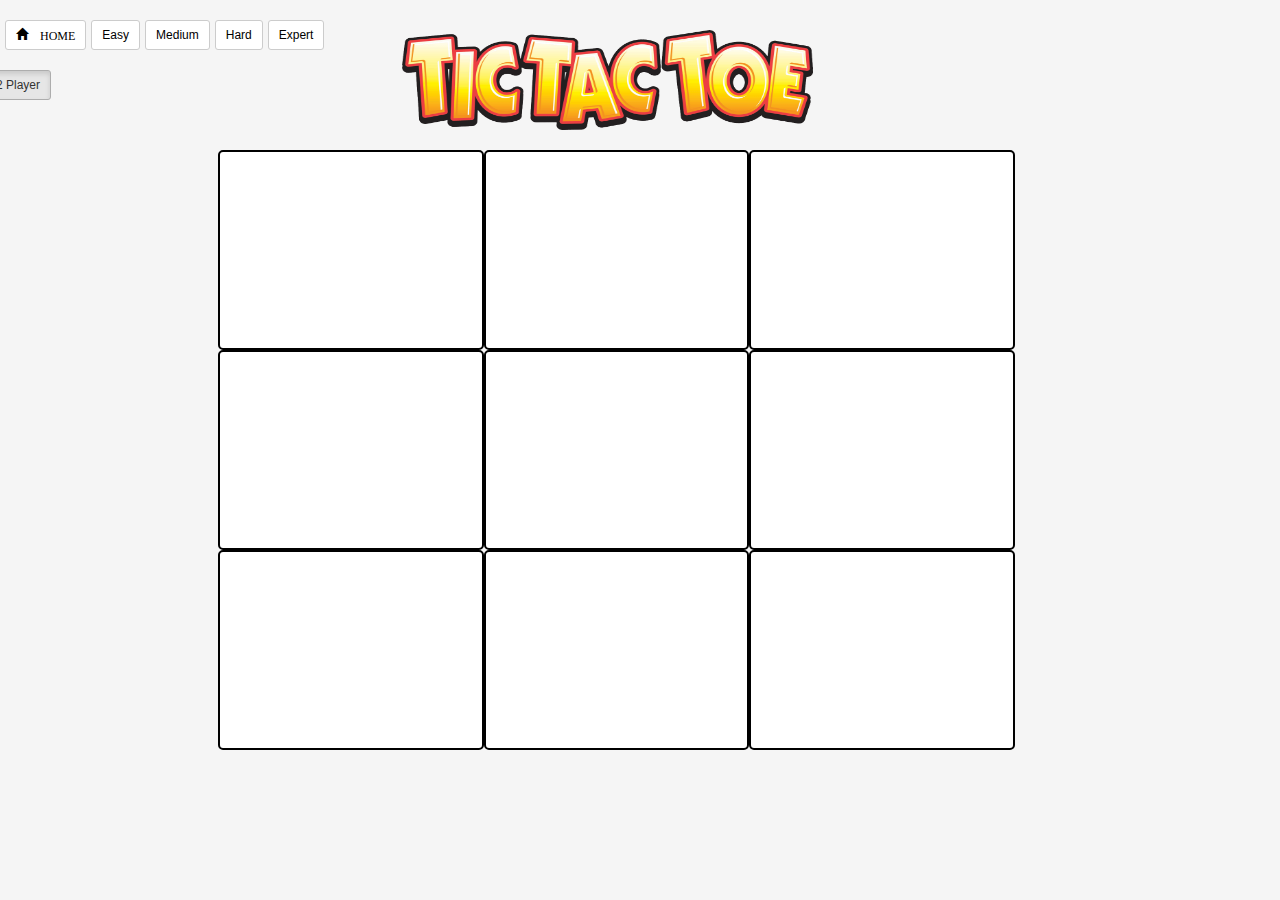
<file: ticTacSingle.html>
<!doctype html>

<html lang="en">
<head>
  <meta charset="utf-8">

  <title>2 Player Tic Tac Toe</title>
  <meta name="description" content="Tic Tac Toe Game">
  <meta name="Brandon Nelson">
  <link rel="stylesheet" href="https://maxcdn.bootstrapcdn.com/bootstrap/3.3.4/css/bootstrap.min.css">
  <link rel="icon" href="favicon.ico" type="image/x-icon"/>
  <script src="https://ajax.googleapis.com/ajax/libs/jquery/1.11.2/jquery.min.js"></script>
  <script src="sweetalert-master/dist/sweetalert.min.js"></script>
  
  <link rel="stylesheet" type="text/css" href="sweetalert-master/dist/sweetalert.css">
  <link rel="stylesheet" type="text/css" href="base.css">

  <!--[if lt IE 9]>
  <script src="http://html5shiv.googlecode.com/svn/trunk/html5.js"></script>
  <![endif]-->
  
</head>
<body>
	<div class="row">
		<div class="row col-xs-4" style="height:150px;">
			<a href="index.html" style="margin:20px 5px 0 20px; float:left;" class="btn btn-default btn-sm" role="button"><span class="glyphicon glyphicon-home" aria-hidden="true"> HOME</a>
			<a href="ticTacEasy.html" style="margin:20px 5px 0 0; float:left;" class="btn btn-default btn-sm" role="button">Easy</a>
			<a href="ticTacMedium.html" style="margin:20px 5px 0 0; float:left;" class="btn btn-default btn-sm" role="button">Medium</a>
			<a href="ticTacHard.html" style="margin:20px 5px 0 0; float:left;" class="btn btn-default btn-sm" role="button">Hard</a>
			<a href="ticTacExpert.html" style="margin:20px 5px 0 0; float:left;" class="btn btn-default btn-sm" role="button">Expert</a>
			<a href="ticTacSingle.html" style="margin:20px 5px 0 0; float:left;" class="btn btn-default btn-sm active" role="button">2 Player</a>
		</div>
		<div class="row col-xs-8" style="height:150px;">
			<h1  style="padding:10px"> <img src="tictac.img" id="ticTacLogo" alt="tic tac toe image"> </h1>
		</div>
			<div class="row col-xs-10 col-md-offset-2" style="height:200px;">
				<a href="#" id="zero" class="col-xs-3 aBox" style="border: 2px solid black; height:100%"><div id="showZero" class="box text-center" style="height:100%"></div></a>
				<a href="#" id="one" class="col-xs-3 aBox" style="border: 2px solid black; height:100%"><div id="showOne" class="box text-center" style="height:100%"></div></a>
				<a href="#" id="two" class="col-xs-3 aBox" style="border: 2px solid black; height:100%;"><div id="showTwo" class="box text-center" style="height:100%"></div></a>
			</div>
			<div class="row col-xs-10 col-md-offset-2" style="height:200px">
				<a href="#" id="three" class="col-xs-3 aBox" style="border: 2px solid black; height:100%"><div id="showThree" class="box text-center" style="height:100%"></div></a>
				<a href="#" id="four" class="col-xs-3 aBox" style="border: 2px solid black; height:100%"><div id="showFour" class="box text-center" style="height:100%"></div></a>
				<a href="#" id="five" class="col-xs-3 aBox" style="border: 2px solid black; height:100%;"><div id="showFive" class="box text-center" style="height:100%"></div></a>
			</div>
			<div class="row col-xs-10 col-md-offset-2" style="height:200px">
				<a href="#" id="six" class="col-xs-3 aBox" style="border: 2px solid black; height:100%"><div id="showSix" class="box text-center" style="height:100%"></div></a>
				<a href="#" id="seven" class="col-xs-3 aBox" style="border: 2px solid black; height:100%"><div id="showSeven" class="box text-center" style="height:100%"></div></a>
				<a href="#" id="eight" class="col-xs-3 aBox" style="border: 2px solid black; height:100%;"><div id="showEight" class="box text-center" style="height:100%"></div></a>
			</div>
	</div>

<script type="text/javascript">

function checkWinner(boxes){

	var winner = "";

	if(boxes[0] == "X" && boxes[1] == "X" && boxes[2] == "X"){
		winner = "Player 1 Wins!";
	}else if(boxes[0] == "X" && boxes[3] == "X" && boxes[6] == "X") {
		winner = "Player 1 Wins!";
	}else if(boxes[0] == "X" && boxes[4] == "X" && boxes[8] == "X") {
		winner = "Player 1 Wins!";
	}else if(boxes[1] == "X" && boxes[4] == "X" && boxes[7] == "X") {
		winner = "Player 1 Wins!";
	}else if(boxes[2] == "X" && boxes[5] == "X" && boxes[8] == "X") {
		winner = "Player 1 Wins!";
	}else if(boxes[2] == "X" && boxes[4] == "X" && boxes[6] == "X") {
		winner = "Player 1 Wins!";
	}else if(boxes[3] == "X" && boxes[4] == "X" && boxes[5] == "X") {
		winner = "Player 1 Wins!";
	}else if(boxes[6] == "X" && boxes[7] == "X" && boxes[8] == "X") {
		winner = "Player 1 Wins!";
	}else if(boxes[0] == "O" && boxes[1] == "O" && boxes[2] == "O"){
		winner = "Player 2 Wins!";
	}else if(boxes[0] == "O" && boxes[3] == "O" && boxes[6] == "O") {
		winner = "Player 2 Wins!";
	}else if(boxes[0] == "O" && boxes[4] == "O" && boxes[8] == "O") {
		winner = "Player 2 Wins!";
	}else if(boxes[1] == "O" && boxes[4] == "O" && boxes[7] == "O") {
		winner = "Player 2 Wins!";
	}else if(boxes[2] == "O" && boxes[5] == "O" && boxes[8] == "O") {
		winner = "Player 2 Wins!";
	}else if(boxes[2] == "O" && boxes[4] == "O" && boxes[6] == "O") {
		winner = "Player 2 Wins!";
	}else if(boxes[3] == "O" && boxes[4] == "O" && boxes[5] == "O") {
		winner = "Player 2 Wins!";
	}else if(boxes[6] == "O" && boxes[7] == "O" && boxes[8] == "O") {
		winner = "Player 2 Wins!";
	}else if(boxes[0] != "" && boxes[1] != "" && boxes[2] != "" && boxes[3] != "" && boxes[4] != "" && boxes[5] != "" && boxes[6] != "" && boxes[7] != "" && boxes[8]){
		winner = "Tie Game, Play again!"
	}

	return winner;

}

function alertReset(winner){

	console.log("In alert reset");

	sweetAlert({
  	title: winner, 
  	text: "click to play again"
	}, function(){
  	boxes = ["","","","","","","","",""];
	$(".box").show().empty().html("");
	$(".aBox").prop("disabled", false);;
});
}

  	$(document).ready(function() {

  		x = '<img style="margin-bottom:12%;" src="x.img" alt="x logo" height="80%" width="80%">';
  		o = '<img style="margin-bottom:12%;" src="o.img" alt="x logo" height="80%" width="80%">';

  		letter = x;

  		boxes = ["","","","","","","","",""];

  		$(".box").hide();

  		$(document).on("click", "#zero", function(){
  			
	  		$("#showZero").show().empty().html(letter);
	  		$("#zero").prop("disabled", true);

	  		if(letter == x){
	  			boxes[0] = "X";
		  		letter = o;
		  	}else{
		  		boxes[0] = "O";
		  		letter = x;
		  	}

	  		var winner = checkWinner(boxes);
	  		if(winner != ""){
		  		alertReset(winner);
		  		letter = x;
		  	}

		});

		$(document).on("click", "#one", function(){

			$("#showOne").show().empty().html(letter);
			$("#one").prop("disabled", true);

			console.log(boxes);

	  		if(letter == x){
	  			boxes[1] = "X";
		  		letter = o;
		  	}else{
		  		boxes[1] = "O";
		  		letter = x;
		  	}

	  		var winner = checkWinner(boxes);
	  		if(winner != ""){
		  		alertReset(winner);
		  		letter = x;
		  	}
		});

		$(document).on("click", "#two", function(){

			$("#showTwo").show().empty().html(letter);
			$("#two").prop("disabled", true);

			console.log(boxes);

	  		if(letter == x){
	  			boxes[2] = "X";
		  		letter = o;
		  	}else{
		  		boxes[2] = "O";
		  		letter = x;
		  	}

	  		var winner = checkWinner(boxes);
	  		if(winner != ""){
		  		alertReset(winner);
		  		letter = x;
		  	}
		});

		$(document).on("click", "#three", function(){

			$("#showThree").show().empty().html(letter);
			$("#three").prop("disabled", true);

			console.log(boxes);

	  		if(letter == x){
	  			boxes[3] = "X";
		  		letter = o;
		  	}else{
		  		boxes[3] = "O";
		  		letter = x;
		  	}

	  		var winner = checkWinner(boxes);
	  		if(winner != ""){
		  		alertReset(winner);
		  		letter = x;
		  	}
		});

		$(document).on("click", "#four", function(){

			$("#showFour").show().empty().html(letter);
			$("#four").prop("disabled", true);

			console.log(boxes);

	  		if(letter == x){
	  			boxes[4] = "X";
		  		letter = o;
		  	}else{
		  		boxes[4] = "O";
		  		letter = x;
		  	}

	  		var winner = checkWinner(boxes);
	  		if(winner != ""){
		  		alertReset(winner);
		  		letter = x;
		  	}
		});

		$(document).on("click", "#five", function(){

			$("#showFive").show().empty().html(letter);
			$("#five").prop("disabled", true);

			console.log(boxes);

	  		if(letter == x){
	  			boxes[5] = "X";
		  		letter = o;
		  	}else{
		  		boxes[5] = "O";
		  		letter = x;
		  	}

	  		var winner = checkWinner(boxes);
	  		if(winner != ""){
		  		alertReset(winner);
		  		letter = x;
		  	}
		});

		$(document).on("click", "#six", function(){

			$("#showSix").show().empty().html(letter);
			$("#six").prop("disabled", true);

			console.log(boxes);

	  		if(letter == x){
	  			boxes[6] = "X";
		  		letter = o;
		  	}else{
		  		boxes[6] = "O";
		  		letter = x;
		  	}

	  		var winner = checkWinner(boxes);
	  		if(winner != ""){
		  		alertReset(winner);
		  		letter = x;
		  	}
		});

		$(document).on("click", "#seven", function(){

			$("#showSeven").show().empty().html(letter);
			$("#seven").prop("disabled", true);

			console.log(boxes);

	  		if(letter == x){
	  			boxes[7] = "X";
		  		letter = o;
		  	}else{
		  		boxes[7] = "O";
		  		letter = x;
		  	}

	  		var winner = checkWinner(boxes);
	  		if(winner != ""){
		  		alertReset(winner);
		  		letter = x;
		  	}
		});

		$(document).on("click", "#eight", function(){

			$("#showEight").show().empty().html(letter);
			$("#eight").prop("disabled", true);

			console.log(boxes);

	  		if(letter == x){
	  			boxes[8] = "X";
		  		letter = o;
		  	}else{
		  		boxes[8] = "O";
		  		letter = x;
		  	}

	  		var winner = checkWinner(boxes);
	  		if(winner != ""){
		  		alertReset(winner);
		  		letter = x;
		  	}
		});
    	
	});

  </script>
  
</body>
</html>
</file>
<file: sweetalert-master/dist/sweetalert.css>
body.stop-scrolling {
  height: 100%;
  overflow: hidden; }

.sweet-overlay {
  background-color: black;
  /* IE8 */
  -ms-filter: "progid:DXImageTransform.Microsoft.Alpha(Opacity=40)";
  /* IE8 */
  background-color: rgba(0, 0, 0, 0.4);
  position: fixed;
  left: 0;
  right: 0;
  top: 0;
  bottom: 0;
  display: none;
  z-index: 10000; }

.sweet-alert {
  background-color: white;
  font-family: 'Open Sans', 'Helvetica Neue', Helvetica, Arial, sans-serif;
  width: 478px;
  padding: 17px;
  border-radius: 5px;
  text-align: center;
  position: fixed;
  left: 50%;
  top: 50%;
  margin-left: -256px;
  margin-top: -200px;
  overflow: hidden;
  display: none;
  z-index: 99999; }
  @media all and (max-width: 540px) {
    .sweet-alert {
      width: auto;
      margin-left: 0;
      margin-right: 0;
      left: 15px;
      right: 15px; } }
  .sweet-alert h2 {
    color: #575757;
    font-size: 30px;
    text-align: center;
    font-weight: 600;
    text-transform: none;
    position: relative;
    margin: 25px 0;
    padding: 0;
    line-height: 40px;
    display: block; }
  .sweet-alert p {
    color: #797979;
    font-size: 16px;
    text-align: center;
    font-weight: 300;
    position: relative;
    text-align: inherit;
    float: none;
    margin: 0;
    padding: 0;
    line-height: normal; }
  .sweet-alert fieldset {
    border: none;
    position: relative; }
  .sweet-alert .sa-error-container {
    background-color: #f1f1f1;
    margin-left: -17px;
    margin-right: -17px;
    overflow: hidden;
    padding: 0 10px;
    max-height: 0;
    webkit-transition: padding 0.15s, max-height 0.15s;
    transition: padding 0.15s, max-height 0.15s; }
    .sweet-alert .sa-error-container.show {
      padding: 10px 0;
      max-height: 100px;
      webkit-transition: padding 0.2s, max-height 0.2s;
      transition: padding 0.25s, max-height 0.25s; }
    .sweet-alert .sa-error-container .icon {
      display: inline-block;
      width: 24px;
      height: 24px;
      border-radius: 50%;
      background-color: #ea7d7d;
      color: white;
      line-height: 24px;
      text-align: center;
      margin-right: 3px; }
    .sweet-alert .sa-error-container p {
      display: inline-block; }
  .sweet-alert .sa-input-error {
    position: absolute;
    top: 29px;
    right: 26px;
    width: 20px;
    height: 20px;
    opacity: 0;
    -webkit-transform: scale(0.5);
    transform: scale(0.5);
    -webkit-transform-origin: 50% 50%;
    transform-origin: 50% 50%;
    -webkit-transition: all 0.1s;
    transition: all 0.1s; }
    .sweet-alert .sa-input-error::before, .sweet-alert .sa-input-error::after {
      content: "";
      width: 20px;
      height: 6px;
      background-color: #f06e57;
      border-radius: 3px;
      position: absolute;
      top: 50%;
      margin-top: -4px;
      left: 50%;
      margin-left: -9px; }
    .sweet-alert .sa-input-error::before {
      -webkit-transform: rotate(-45deg);
      transform: rotate(-45deg); }
    .sweet-alert .sa-input-error::after {
      -webkit-transform: rotate(45deg);
      transform: rotate(45deg); }
    .sweet-alert .sa-input-error.show {
      opacity: 1;
      -webkit-transform: scale(1);
      transform: scale(1); }
  .sweet-alert input {
    width: 100%;
    box-sizing: border-box;
    border-radius: 3px;
    border: 1px solid #d7d7d7;
    height: 43px;
    margin-top: 10px;
    margin-bottom: 17px;
    font-size: 18px;
    box-shadow: inset 0px 1px 1px rgba(0, 0, 0, 0.06);
    padding: 0 12px;
    display: none;
    -webkit-transition: all 0.3s;
    transition: all 0.3s; }
    .sweet-alert input:focus {
      outline: none;
      box-shadow: 0px 0px 3px #c4e6f5;
      border: 1px solid #b4dbed; }
      .sweet-alert input:focus::-moz-placeholder {
        transition: opacity 0.3s 0.03s ease;
        opacity: 0.5; }
      .sweet-alert input:focus:-ms-input-placeholder {
        transition: opacity 0.3s 0.03s ease;
        opacity: 0.5; }
      .sweet-alert input:focus::-webkit-input-placeholder {
        transition: opacity 0.3s 0.03s ease;
        opacity: 0.5; }
    .sweet-alert input::-moz-placeholder {
      color: #bdbdbd; }
    .sweet-alert input:-ms-input-placeholder {
      color: #bdbdbd; }
    .sweet-alert input::-webkit-input-placeholder {
      color: #bdbdbd; }
  .sweet-alert.show-input input {
    display: block; }
  .sweet-alert button {
    background-color: #AEDEF4;
    color: white;
    border: none;
    box-shadow: none;
    font-size: 17px;
    font-weight: 500;
    -webkit-border-radius: 4px;
    border-radius: 5px;
    padding: 10px 32px;
    margin: 26px 5px 0 5px;
    cursor: pointer; }
    .sweet-alert button:focus {
      outline: none;
      box-shadow: 0 0 2px rgba(128, 179, 235, 0.5), inset 0 0 0 1px rgba(0, 0, 0, 0.05); }
    .sweet-alert button:hover {
      background-color: #a1d9f2; }
    .sweet-alert button:active {
      background-color: #81ccee; }
    .sweet-alert button.cancel {
      background-color: #D0D0D0; }
      .sweet-alert button.cancel:hover {
        background-color: #c8c8c8; }
      .sweet-alert button.cancel:active {
        background-color: #b6b6b6; }
      .sweet-alert button.cancel:focus {
        box-shadow: rgba(197, 205, 211, 0.8) 0px 0px 2px, rgba(0, 0, 0, 0.0470588) 0px 0px 0px 1px inset !important; }
    .sweet-alert button::-moz-focus-inner {
      border: 0; }
  .sweet-alert[data-has-cancel-button=false] button {
    box-shadow: none !important; }
  .sweet-alert[data-has-confirm-button=false][data-has-cancel-button=false] {
    padding-bottom: 40px; }
  .sweet-alert .sa-icon {
    width: 80px;
    height: 80px;
    border: 4px solid gray;
    -webkit-border-radius: 40px;
    border-radius: 40px;
    border-radius: 50%;
    margin: 20px auto;
    padding: 0;
    position: relative;
    box-sizing: content-box; }
    .sweet-alert .sa-icon.sa-error {
      border-color: #F27474; }
      .sweet-alert .sa-icon.sa-error .sa-x-mark {
        position: relative;
        display: block; }
      .sweet-alert .sa-icon.sa-error .sa-line {
        position: absolute;
        height: 5px;
        width: 47px;
        background-color: #F27474;
        display: block;
        top: 37px;
        border-radius: 2px; }
        .sweet-alert .sa-icon.sa-error .sa-line.sa-left {
          -webkit-transform: rotate(45deg);
          transform: rotate(45deg);
          left: 17px; }
        .sweet-alert .sa-icon.sa-error .sa-line.sa-right {
          -webkit-transform: rotate(-45deg);
          transform: rotate(-45deg);
          right: 16px; }
    .sweet-alert .sa-icon.sa-warning {
      border-color: #F8BB86; }
      .sweet-alert .sa-icon.sa-warning .sa-body {
        position: absolute;
        width: 5px;
        height: 47px;
        left: 50%;
        top: 10px;
        -webkit-border-radius: 2px;
        border-radius: 2px;
        margin-left: -2px;
        background-color: #F8BB86; }
      .sweet-alert .sa-icon.sa-warning .sa-dot {
        position: absolute;
        width: 7px;
        height: 7px;
        -webkit-border-radius: 50%;
        border-radius: 50%;
        margin-left: -3px;
        left: 50%;
        bottom: 10px;
        background-color: #F8BB86; }
    .sweet-alert .sa-icon.sa-info {
      border-color: #C9DAE1; }
      .sweet-alert .sa-icon.sa-info::before {
        content: "";
        position: absolute;
        width: 5px;
        height: 29px;
        left: 50%;
        bottom: 17px;
        border-radius: 2px;
        margin-left: -2px;
        background-color: #C9DAE1; }
      .sweet-alert .sa-icon.sa-info::after {
        content: "";
        position: absolute;
        width: 7px;
        height: 7px;
        border-radius: 50%;
        margin-left: -3px;
        top: 19px;
        background-color: #C9DAE1; }
    .sweet-alert .sa-icon.sa-success {
      border-color: #A5DC86; }
      .sweet-alert .sa-icon.sa-success::before, .sweet-alert .sa-icon.sa-success::after {
        content: '';
        -webkit-border-radius: 40px;
        border-radius: 40px;
        border-radius: 50%;
        position: absolute;
        width: 60px;
        height: 120px;
        background: white;
        -webkit-transform: rotate(45deg);
        transform: rotate(45deg); }
      .sweet-alert .sa-icon.sa-success::before {
        -webkit-border-radius: 120px 0 0 120px;
        border-radius: 120px 0 0 120px;
        top: -7px;
        left: -33px;
        -webkit-transform: rotate(-45deg);
        transform: rotate(-45deg);
        -webkit-transform-origin: 60px 60px;
        transform-origin: 60px 60px; }
      .sweet-alert .sa-icon.sa-success::after {
        -webkit-border-radius: 0 120px 120px 0;
        border-radius: 0 120px 120px 0;
        top: -11px;
        left: 30px;
        -webkit-transform: rotate(-45deg);
        transform: rotate(-45deg);
        -webkit-transform-origin: 0px 60px;
        transform-origin: 0px 60px; }
      .sweet-alert .sa-icon.sa-success .sa-placeholder {
        width: 80px;
        height: 80px;
        border: 4px solid rgba(165, 220, 134, 0.2);
        -webkit-border-radius: 40px;
        border-radius: 40px;
        border-radius: 50%;
        box-sizing: content-box;
        position: absolute;
        left: -4px;
        top: -4px;
        z-index: 2; }
      .sweet-alert .sa-icon.sa-success .sa-fix {
        width: 5px;
        height: 90px;
        background-color: white;
        position: absolute;
        left: 28px;
        top: 8px;
        z-index: 1;
        -webkit-transform: rotate(-45deg);
        transform: rotate(-45deg); }
      .sweet-alert .sa-icon.sa-success .sa-line {
        height: 5px;
        background-color: #A5DC86;
        display: block;
        border-radius: 2px;
        position: absolute;
        z-index: 2; }
        .sweet-alert .sa-icon.sa-success .sa-line.sa-tip {
          width: 25px;
          left: 14px;
          top: 46px;
          -webkit-transform: rotate(45deg);
          transform: rotate(45deg); }
        .sweet-alert .sa-icon.sa-success .sa-line.sa-long {
          width: 47px;
          right: 8px;
          top: 38px;
          -webkit-transform: rotate(-45deg);
          transform: rotate(-45deg); }
    .sweet-alert .sa-icon.sa-custom {
      background-size: contain;
      border-radius: 0;
      border: none;
      background-position: center center;
      background-repeat: no-repeat; }

/*
 * Animations
 */
@-webkit-keyframes showSweetAlert {
  0% {
    transform: scale(0.7);
    -webkit-transform: scale(0.7); }

  45% {
    transform: scale(1.05);
    -webkit-transform: scale(1.05); }

  80% {
    transform: scale(0.95);
    -webkit-transform: scale(0.95); }

  100% {
    transform: scale(1);
    -webkit-transform: scale(1); } }

@keyframes showSweetAlert {
  0% {
    transform: scale(0.7);
    -webkit-transform: scale(0.7); }

  45% {
    transform: scale(1.05);
    -webkit-transform: scale(1.05); }

  80% {
    transform: scale(0.95);
    -webkit-transform: scale(0.95); }

  100% {
    transform: scale(1);
    -webkit-transform: scale(1); } }

@-webkit-keyframes hideSweetAlert {
  0% {
    transform: scale(1);
    -webkit-transform: scale(1); }

  100% {
    transform: scale(0.5);
    -webkit-transform: scale(0.5); } }

@keyframes hideSweetAlert {
  0% {
    transform: scale(1);
    -webkit-transform: scale(1); }

  100% {
    transform: scale(0.5);
    -webkit-transform: scale(0.5); } }

@-webkit-keyframes slideFromTop {
  0% {
    top: 0%; }

  100% {
    top: 50%; } }

@keyframes slideFromTop {
  0% {
    top: 0%; }

  100% {
    top: 50%; } }

@-webkit-keyframes slideToTop {
  0% {
    top: 50%; }

  100% {
    top: 0%; } }

@keyframes slideToTop {
  0% {
    top: 50%; }

  100% {
    top: 0%; } }

@-webkit-keyframes slideFromBottom {
  0% {
    top: 70%; }

  100% {
    top: 50%; } }

@keyframes slideFromBottom {
  0% {
    top: 70%; }

  100% {
    top: 50%; } }

@-webkit-keyframes slideToBottom {
  0% {
    top: 50%; }

  100% {
    top: 70%; } }

@keyframes slideToBottom {
  0% {
    top: 50%; }

  100% {
    top: 70%; } }

.showSweetAlert[data-animation=pop] {
  -webkit-animation: showSweetAlert 0.3s;
  animation: showSweetAlert 0.3s; }
.showSweetAlert[data-animation=none] {
  -webkit-animation: none;
  animation: none; }
.showSweetAlert[data-animation=slide-from-top] {
  -webkit-animation: slideFromTop 0.3s;
  animation: slideFromTop 0.3s; }
.showSweetAlert[data-animation=slide-from-bottom] {
  -webkit-animation: slideFromBottom 0.3s;
  animation: slideFromBottom 0.3s; }

.hideSweetAlert[data-animation=pop] {
  -webkit-animation: hideSweetAlert 0.2s;
  animation: hideSweetAlert 0.2s; }
.hideSweetAlert[data-animation=none] {
  -webkit-animation: none;
  animation: none; }
.hideSweetAlert[data-animation=slide-from-top] {
  -webkit-animation: slideToTop 0.4s;
  animation: slideToTop 0.4s; }
.hideSweetAlert[data-animation=slide-from-bottom] {
  -webkit-animation: slideToBottom 0.3s;
  animation: slideToBottom 0.3s; }

@-webkit-keyframes animateSuccessTip {
  0% {
    width: 0;
    left: 1px;
    top: 19px; }

  54% {
    width: 0;
    left: 1px;
    top: 19px; }

  70% {
    width: 50px;
    left: -8px;
    top: 37px; }

  84% {
    width: 17px;
    left: 21px;
    top: 48px; }

  100% {
    width: 25px;
    left: 14px;
    top: 45px; } }

@keyframes animateSuccessTip {
  0% {
    width: 0;
    left: 1px;
    top: 19px; }

  54% {
    width: 0;
    left: 1px;
    top: 19px; }

  70% {
    width: 50px;
    left: -8px;
    top: 37px; }

  84% {
    width: 17px;
    left: 21px;
    top: 48px; }

  100% {
    width: 25px;
    left: 14px;
    top: 45px; } }

@-webkit-keyframes animateSuccessLong {
  0% {
    width: 0;
    right: 46px;
    top: 54px; }

  65% {
    width: 0;
    right: 46px;
    top: 54px; }

  84% {
    width: 55px;
    right: 0px;
    top: 35px; }

  100% {
    width: 47px;
    right: 8px;
    top: 38px; } }

@keyframes animateSuccessLong {
  0% {
    width: 0;
    right: 46px;
    top: 54px; }

  65% {
    width: 0;
    right: 46px;
    top: 54px; }

  84% {
    width: 55px;
    right: 0px;
    top: 35px; }

  100% {
    width: 47px;
    right: 8px;
    top: 38px; } }

@-webkit-keyframes rotatePlaceholder {
  0% {
    transform: rotate(-45deg);
    -webkit-transform: rotate(-45deg); }

  5% {
    transform: rotate(-45deg);
    -webkit-transform: rotate(-45deg); }

  12% {
    transform: rotate(-405deg);
    -webkit-transform: rotate(-405deg); }

  100% {
    transform: rotate(-405deg);
    -webkit-transform: rotate(-405deg); } }

@keyframes rotatePlaceholder {
  0% {
    transform: rotate(-45deg);
    -webkit-transform: rotate(-45deg); }

  5% {
    transform: rotate(-45deg);
    -webkit-transform: rotate(-45deg); }

  12% {
    transform: rotate(-405deg);
    -webkit-transform: rotate(-405deg); }

  100% {
    transform: rotate(-405deg);
    -webkit-transform: rotate(-405deg); } }

.animateSuccessTip {
  -webkit-animation: animateSuccessTip 0.75s;
  animation: animateSuccessTip 0.75s; }

.animateSuccessLong {
  -webkit-animation: animateSuccessLong 0.75s;
  animation: animateSuccessLong 0.75s; }

.sa-icon.sa-success.animate::after {
  -webkit-animation: rotatePlaceholder 4.25s ease-in;
  animation: rotatePlaceholder 4.25s ease-in; }

@-webkit-keyframes animateErrorIcon {
  0% {
    transform: rotateX(100deg);
    -webkit-transform: rotateX(100deg);
    opacity: 0; }

  100% {
    transform: rotateX(0deg);
    -webkit-transform: rotateX(0deg);
    opacity: 1; } }

@keyframes animateErrorIcon {
  0% {
    transform: rotateX(100deg);
    -webkit-transform: rotateX(100deg);
    opacity: 0; }

  100% {
    transform: rotateX(0deg);
    -webkit-transform: rotateX(0deg);
    opacity: 1; } }

.animateErrorIcon {
  -webkit-animation: animateErrorIcon 0.5s;
  animation: animateErrorIcon 0.5s; }

@-webkit-keyframes animateXMark {
  0% {
    transform: scale(0.4);
    -webkit-transform: scale(0.4);
    margin-top: 26px;
    opacity: 0; }

  50% {
    transform: scale(0.4);
    -webkit-transform: scale(0.4);
    margin-top: 26px;
    opacity: 0; }

  80% {
    transform: scale(1.15);
    -webkit-transform: scale(1.15);
    margin-top: -6px; }

  100% {
    transform: scale(1);
    -webkit-transform: scale(1);
    margin-top: 0;
    opacity: 1; } }

@keyframes animateXMark {
  0% {
    transform: scale(0.4);
    -webkit-transform: scale(0.4);
    margin-top: 26px;
    opacity: 0; }

  50% {
    transform: scale(0.4);
    -webkit-transform: scale(0.4);
    margin-top: 26px;
    opacity: 0; }

  80% {
    transform: scale(1.15);
    -webkit-transform: scale(1.15);
    margin-top: -6px; }

  100% {
    transform: scale(1);
    -webkit-transform: scale(1);
    margin-top: 0;
    opacity: 1; } }

.animateXMark {
  -webkit-animation: animateXMark 0.5s;
  animation: animateXMark 0.5s; }

@-webkit-keyframes pulseWarning {
  0% {
    border-color: #F8D486; }

  100% {
    border-color: #F8BB86; } }

@keyframes pulseWarning {
  0% {
    border-color: #F8D486; }

  100% {
    border-color: #F8BB86; } }

.pulseWarning {
  -webkit-animation: pulseWarning 0.75s infinite alternate;
  animation: pulseWarning 0.75s infinite alternate; }

@-webkit-keyframes pulseWarningIns {
  0% {
    background-color: #F8D486; }

  100% {
    background-color: #F8BB86; } }

@keyframes pulseWarningIns {
  0% {
    background-color: #F8D486; }

  100% {
    background-color: #F8BB86; } }

.pulseWarningIns {
  -webkit-animation: pulseWarningIns 0.75s infinite alternate;
  animation: pulseWarningIns 0.75s infinite alternate; }

/* Internet Explorer 9 has some special quirks that are fixed here */
/* The icons are not animated. */
/* This file is automatically merged into sweet-alert.min.js through Gulp */
/* Error icon */
.sweet-alert .sa-icon.sa-error .sa-line.sa-left {
  -ms-transform: rotate(45deg) \9; }

.sweet-alert .sa-icon.sa-error .sa-line.sa-right {
  -ms-transform: rotate(-45deg) \9; }

/* Success icon */
.sweet-alert .sa-icon.sa-success {
  border-color: transparent\9; }

.sweet-alert .sa-icon.sa-success .sa-line.sa-tip {
  -ms-transform: rotate(45deg) \9; }

.sweet-alert .sa-icon.sa-success .sa-line.sa-long {
  -ms-transform: rotate(-45deg) \9; }
</file>
<file: base.css>
body {
    	background-color: #f5f5f5;
	}

	h1 {
	}

	.aBox{
		background-color: #fff;
		border-radius: 5px;
	}

	#navBox{
		margin-top: 25px;
		height:550px; 
		background-color:#fff; 
		border:1px solid #e5e5e5; 
		border-radius:25px;
	}

	#ticTacLogo{
		width:50%;
		height:100px;
	}

	.col-xs-3{
		font-size: 150px;
	}

	a:link {
	    color: black;
	    text-decoration: none;
	}

	/* visited link */
	a:visited {
	    color: black;
	    text-decoration: none;
	}

	/* mouse over link */
	a:hover {
	    color: black;
	    text-decoration: none;
	}

	/* selected link */
	a:active {
	    color: black;
	    text-decoration: none;
	}
</file>
<file: sweetalert-master/example/example.css>
@import url(http://fonts.googleapis.com/css?family=Open+Sans:400,600,700,300);
@import url(http://fonts.googleapis.com/css?family=Open+Sans+Condensed:700);
body {
  background-color: #f2f4f6;
  font-family: 'Open Sans', sans-serif;
  text-align: center; }

h1 {
  background-image: url("images/logo_big.png");
  background-image: -webkit-image-set(url("images/logo_big.png") 1x, url("images/logo_big@2x.png") 2x);
  width: 385px;
  height: 81px;
  text-indent: -9999px;
  white-space: nowrap;
  margin: 50px auto; }
  @media all and (max-width: 420px) {
    h1 {
      width: 300px;
      background-size: contain;
      background-repeat: no-repeat;
      background-position: center; } }
  @media all and (max-width: 330px) {
    h1 {
      width: 250px; } }

h2 {
  font-size: 20px;
  color: #A9B2BC;
  line-height: 25px;
  text-transform: uppercase;
  font-weight: 300;
  text-align: center;
  display: block; }

h3 {
  font-size: 28px;
  color: #C7CCD1;
  text-transform: uppercase;
  font-family: 'Open Sans Condensed', sans-serif;
  margin-top: 100px;
  text-align: center;
  position: relative; }
  h3#download-section {
    margin-top: 50px;
    padding-top: 40px; }
  h3::after {
    content: "";
    background-color: #e2e5e8;
    height: 4px;
    width: 700px;
    left: 50%;
    margin-left: -350px;
    position: absolute;
    margin-top: -50px;
    border-radius: 2px; }
    @media all and (max-width: 740px) {
      h3::after {
        width: auto;
        left: 20px;
        right: 20px;
        margin-left: 0; } }

a {
  text-decoration: none; }

p {
  max-width: 826px;
  margin: 30px auto;
  font-size: 17px;
  font-weight: 300;
  color: #848D94;
  line-height: 25px;
  text-align: left; }
  p.center {
    text-align: center; }
  p strong {
    color: #8A8F94;
    font-weight: 600; }
  p a {
    color: #9ECADF;
    font-weight: 600; }
    p a:hover {
      text-decoration: underline; }
    p a.twitter {
      color: #5eaade; }
    p a.dribbble {
      color: #f26798; }
    p a.github {
      color: #323131; }

button, .button {
  background-color: #AEDEF4;
  color: white;
  border: none;
  box-shadow: none;
  font-size: 17px;
  font-weight: 500;
  font-weight: 600;
  border-radius: 3px;
  padding: 15px 35px;
  margin: 26px 5px 0 5px;
  cursor: pointer; }
  button:focus, .button:focus {
    outline: none; }
  button:hover, .button:hover {
    background-color: #a1d9f2; }
  button:active, .button:active {
    background-color: #81ccee; }
  button.cancel, .button.cancel {
    background-color: #D0D0D0; }
    button.cancel:hover, .button.cancel:hover {
      background-color: #c8c8c8; }
    button.cancel:active, .button.cancel:active {
      background-color: #b6b6b6; }
  button.download, .button.download {
    position: fixed;
    right: 30px;
    top: 0;
    background-color: rgba(255, 255, 255, 0.9);
    color: #ABCADA;
    font-weight: 500;
    text-transform: uppercase;
    z-index: 3; }
    @media all and (max-width: 1278px) {
      button.download, .button.download {
        display: none; } }

.center-container {
  max-width: 700px;
  margin: 70px auto; }

pre {
  background-color: #49483e;
  color: #f8f8f2;
  padding: 10px;
  border-radius: 5px;
  white-space: pre-line;
  text-align: left;
  font-size: 14px;
  max-width: 600px; }
  pre .str {
    color: #e6db74; }
  pre .func {
    color: #66d9ef; }
  pre .val {
    color: #a381ff; }
  pre .tag {
    color: #e92772; }
  pre .attr {
    color: #a6e22d; }
  pre .arg {
    color: #fd9720; }

.showcase {
  background-color: #eceef0;
  padding: 20px;
  display: inline-block;
  width: 383px;
  vertical-align: top;
  position: relative; }
  @media all and (max-width: 865px) {
    .showcase {
      margin: 5px auto;
      padding: 46px 20px; } }
  @media all and (max-width: 440px) {
    .showcase {
      width: auto; } }
  .showcase h4 {
    font-size: 16px;
    color: #BCBCBC;
    line-height: 22px;
    margin: 0 auto;
    font-weight: 400; }
  .showcase.sweet h4 {
    width: 117px;
    height: 25px;
    margin-top: -3px;
    text-indent: -9999px;
    background-image: url("images/logo_small.png");
    background-image: -webkit-image-set(url("images/logo_small.png") 1x, url("images/logo_small@2x.png") 2x); }
  .showcase h5 {
    margin-bottom: -7px;
    text-align: left;
    font-weight: 500;
    text-transform: uppercase;
    color: #c2c2c2; }
  .showcase button {
    margin-bottom: 10px; }
  .showcase .vs-icon {
    background-image: url("images/vs_icon.png");
    background-image: -webkit-image-set(url("images/vs_icon.png") 1x, url("images/vs_icon@2x.png") 2x);
    width: 69px;
    height: 69px;
    position: absolute;
    right: -34px;
    top: 60px;
    z-index: 2; }
    @media all and (max-width: 865px) {
      .showcase .vs-icon {
        margin: 5px auto;
        right: auto;
        left: 50%;
        margin-left: -35px;
        top: auto;
        bottom: -35px; } }

ul.examples {
  list-style-type: none;
  width: 700px;
  margin: 0 auto;
  text-align: left;
  padding-left: 0; }
  @media all and (max-width: 758px) {
    ul.examples {
      width: auto; } }
  ul.examples li {
    padding-left: 0; }
  ul.examples .ui, ul.examples pre {
    display: inline-block;
    vertical-align: top; }
    @media all and (max-width: 758px) {
      ul.examples .ui, ul.examples pre {
        display: block;
        max-width: none;
        margin: 0 auto; } }
  ul.examples .ui {
    width: 300px;
    text-align: center; }
    ul.examples .ui button {
      margin-top: 12px; }
    ul.examples .ui p {
      text-align: center;
      margin-bottom: 0; }
  ul.examples pre {
    max-width: 370px;
    margin-top: 67px; }
    @media all and (max-width: 758px) {
      ul.examples pre {
        margin-top: 16px !important;
        margin-bottom: 60px; } }
  ul.examples .warning pre {
    margin-top: 93px; }

ol {
  max-width: 700px;
  margin: 70px auto;
  list-style-position: inside;
  padding-left: 0; }
  ol li {
    color: #A7ADB2; }
    ol li p {
      margin-bottom: 10px; }

table {
  width: 700px;
  font-size: 14px;
  color: #8a8f94;
  margin: 10px auto;
  text-align: left;
  border-collapse: collapse; }
  @media all and (max-width: 750px) {
    table {
      width: auto;
      margin: 10px 20px; } }
  table th {
    background-color: white;
    padding: 9px;
    color: #acb9be;
    font-weight: 400;
    text-align: center;
    position: relative; }
    table th .border-left, table th .border-right {
      position: absolute;
      background-color: white;
      border-radius: 50%;
      top: 0;
      left: -17px;
      width: 37px;
      height: 37px; }
    table th .border-right {
      left: auto;
      right: -17px; }
    @media all and (max-width: 750px) {
      table th:nth-child(2) {
        display: none; } }
  table td {
    padding: 10px 20px;
    vertical-align: top; }
    table td:first-child {
      padding-left: 0px; }
    table td:last-child {
      padding-right: 0px; }
    @media all and (max-width: 750px) {
      table td:nth-child(2) {
        display: none; } }
    @media all and (max-width: 360px) {
      table td {
        padding: 10px 4px; }
        table td b {
          font-size: 13px; } }

footer {
  margin-top: 100px;
  padding-bottom: 30px;
  color: #9A999F;
  display: inline-block;
  position: relative;
  color: gray;
  font-weight: 400;
  color: #93a1aa;
  font-weight: 300; }
  footer .te-logo {
    text-indent: -99999px;
    background-size: contain;
    background-repeat: no-repeat;
    background-position: center center;
    height: 16px;
    width: 16px;
    display: inline-block;
    margin-right: 5px;
    background-image: url("images/te-logo-small.svg");
    position: absolute;
    left: -22px;
    top: 3px; }

.sweet-alert.twitter {
  font-family: "Helvetica Neue", Helvetica, Arial, sans-serif;
  padding: 15px;
  padding-top: 55px;
  text-align: right;
  border-radius: 6px;
  box-shadow: 0px 0px 0px 1px rgba(0, 0, 0, 0.11), 0px 6px 30px rgba(0, 0, 0, 0.14); }
  .sweet-alert.twitter ~ .sweet-overlay {
    background: rgba(41, 47, 51, 0.9); }
  .sweet-alert.twitter h2 {
    position: absolute;
    top: 0;
    left: 0;
    right: 0;
    height: 40px;
    line-height: 40px;
    font-size: 16px;
    font-weight: 400;
    color: #8899a6;
    margin: 0;
    color: #66757f;
    border-bottom: 1px solid #e1e8ed; }
  .sweet-alert.twitter p {
    display: block;
    text-align: center;
    color: #66757f;
    font-weight: 400;
    font-size: 13px;
    margin-top: 7px; }
  .sweet-alert.twitter .sa-button-container {
    background-color: #f5f8fa;
    border-top: 1px solid #e1e8ed;
    box-shadow: 0px -1px 0px white;
    margin: -15px;
    margin-top: 0; }
  .sweet-alert.twitter[data-has-confirm-button=false][data-has-cancel-button=false] {
    padding-bottom: 10px; }
    .sweet-alert.twitter[data-has-confirm-button=false][data-has-cancel-button=false] .sa-button-container {
      display: none; }
  .sweet-alert.twitter button {
    border-radius: 2px;
    box-shadow: none !important;
    text-shadow: 0px -1px 0px rgba(0, 0, 0, 0.3);
    margin: 17px 0px;
    border-radius: 4px;
    font-size: 14px;
    font-weight: 600;
    padding: 8px 16px;
    position: relative; }
    .sweet-alert.twitter button:focus, .sweet-alert.twitter button.cancel:focus {
      box-shadow: none !important; }
      .sweet-alert.twitter button:focus::before, .sweet-alert.twitter button.cancel:focus::before {
        content: "";
        position: absolute;
        left: -5px;
        top: -5px;
        right: -5px;
        bottom: -5px;
        border: 2px solid #a5b0b4;
        border-radius: 8px; }
    .sweet-alert.twitter button.confirm {
      background-color: #55acee !important;
      background-image: linear-gradient(transparent, rgba(0, 0, 0, 0.05));
      -ms-filter: "progid:DXImageTransform.Microsoft.gradient(startColorstr=#00000000, endColorstr=#0C000000)";
      border: 1px solid #3b88c3;
      box-shadow: inset 0 1px 0 rgba(255, 255, 255, 0.15);
      margin-right: 15px; }
      .sweet-alert.twitter button.confirm:hover {
        background-color: #55acee;
        background-image: linear-gradient(transparent, rgba(0, 0, 0, 0.15));
        -ms-filter: "progid:DXImageTransform.Microsoft.gradient(startColorstr=#00000000, endColorstr=#26000000)";
        border-color: #3b88c3; }
    .sweet-alert.twitter button.cancel {
      color: #66757e;
      background-color: #f5f8fa;
      background-image: linear-gradient(#fff, #f5f8fa);
      text-shadow: 0px -1px 0px white;
      margin-right: 9px;
      border: 1px solid #e1e8ed; }
      .sweet-alert.twitter button.cancel:hover, .sweet-alert.twitter button.cancel:focus:hover {
        background-color: #e1e8ed;
        background-image: linear-gradient(#fff, #e1e8ed);
        -ms-filter: "progid:DXImageTransform.Microsoft.gradient(enabled=false)";
        border-color: #e1e8ed; }
      .sweet-alert.twitter button.cancel:focus {
        background: #fff;
        border-color: #fff; }
  .sweet-alert.twitter .sa-icon {
    transform: scale(0.72);
    margin-bottom: -2px;
    margin-top: -10px; }
  .sweet-alert.twitter input {
    border: 1px solid #e1e8ed;
    border-radius: 3px;
    padding: 10px 7px;
    height: auto;
    box-shadow: none;
    font-size: 13px;
    margin: 10px 0; }
    .sweet-alert.twitter input:focus {
      border-color: #94A1A6;
      box-shadow: inset 0 0 0 1px rgba(77, 99, 107, 0.7); }
  .sweet-alert.twitter fieldset .sa-input-error {
    display: none; }
  .sweet-alert.twitter .sa-error-container {
    text-align: center;
    border: none;
    background-color: #fbedc0;
    margin-bottom: 6px; }
    .sweet-alert.twitter .sa-error-container.show {
      border: 1px solid #f0e1b9; }
    .sweet-alert.twitter .sa-error-container .icon {
      display: none; }
    .sweet-alert.twitter .sa-error-container p {
      color: #292f33;
      font-weight: 600;
      margin-top: 0; }
</file>
